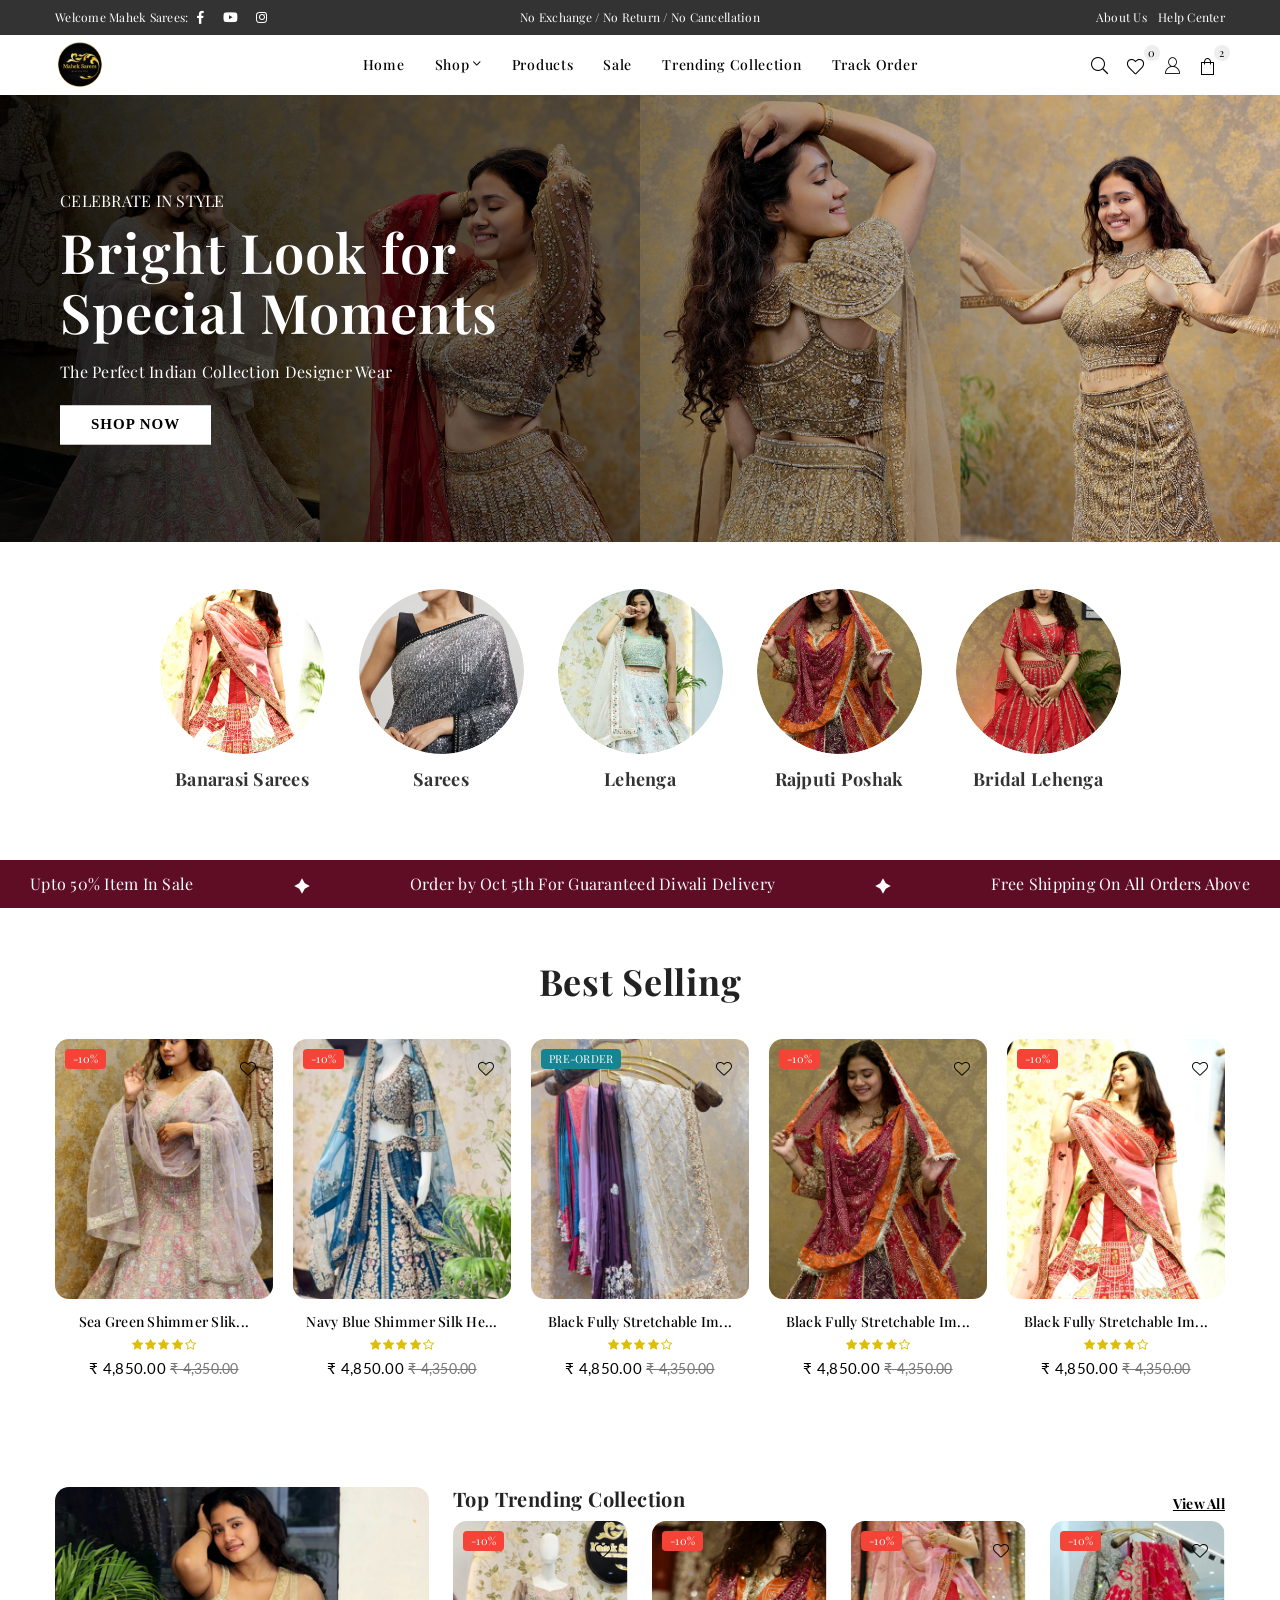
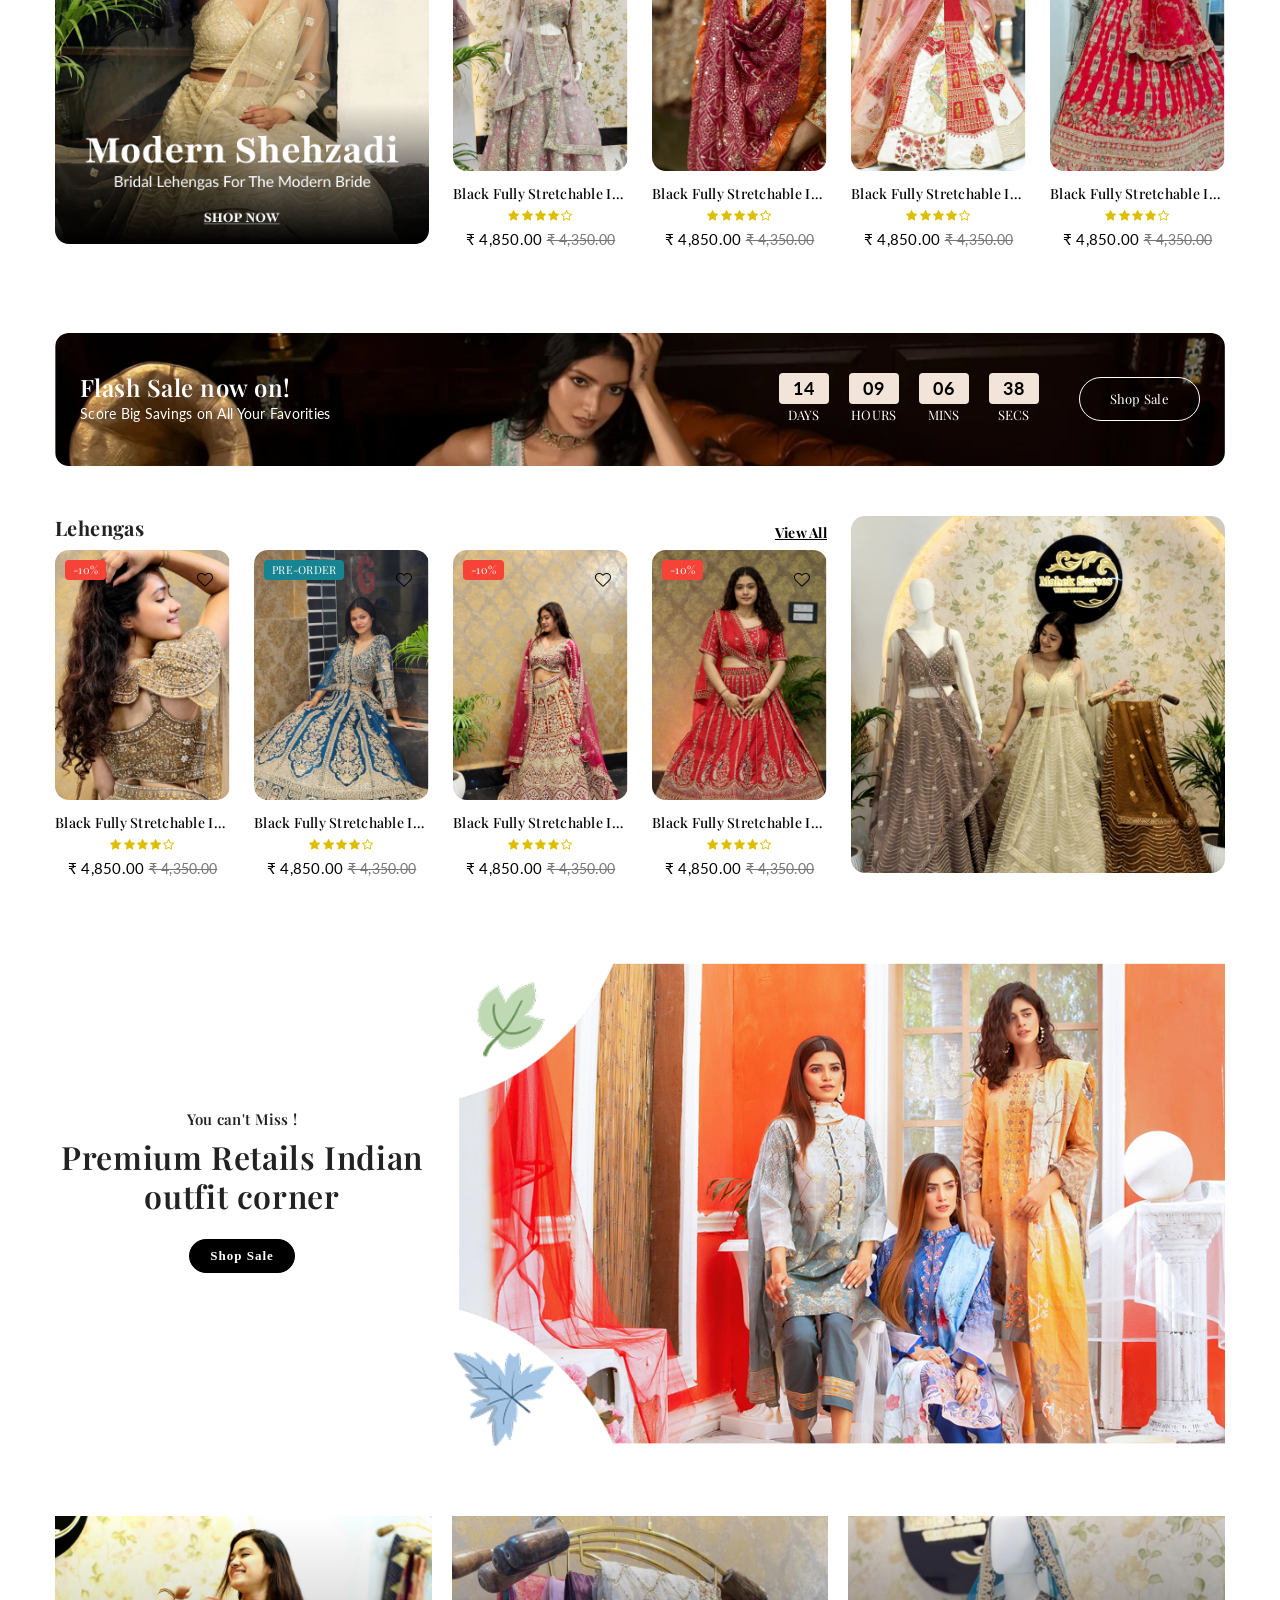
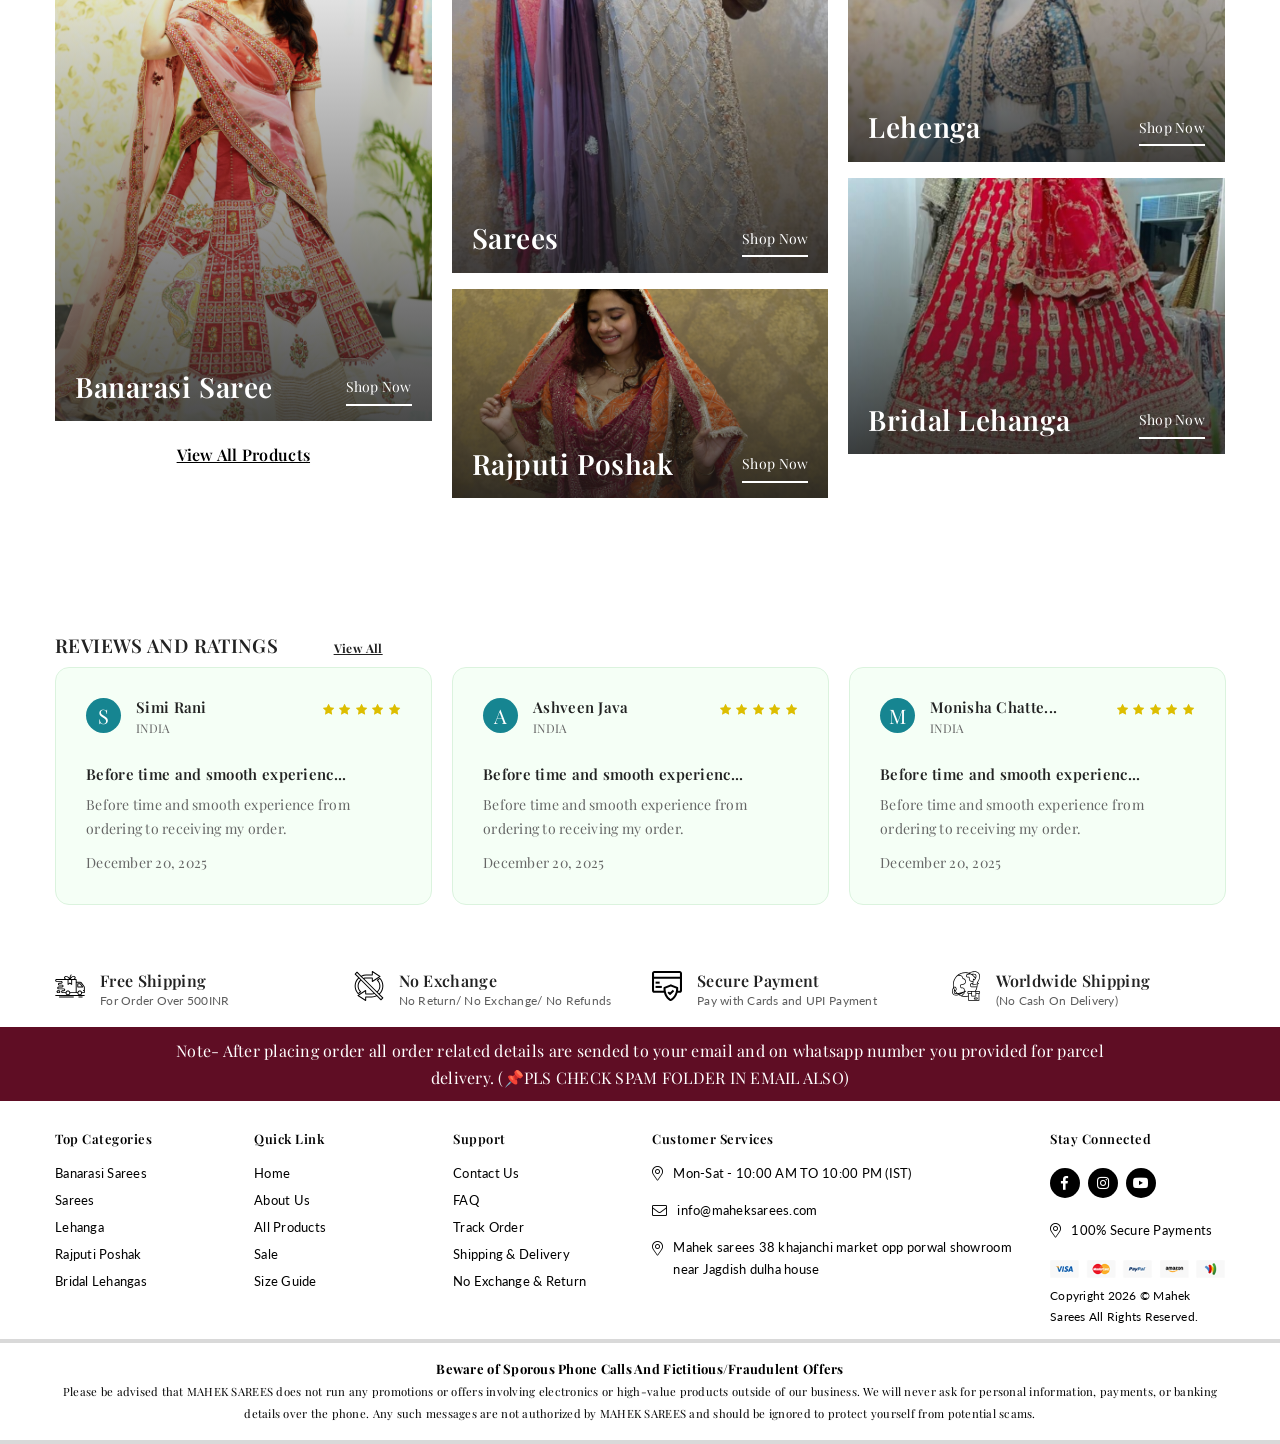
<file: index.html>
<!doctype html>
<html lang="en">
<head>
        <!--Required Meta Tags-->
        <meta charset="utf-8">
        <meta http-equiv="x-ua-compatible" content="ie=edge">
        <meta name="viewport" content="width=device-width, initial-scale=1">
        <meta name="description" content="description">
        <!-- Title Of Site -->
        <title>Mahek Sarees</title>
        <!-- Favicon -->
  
        <!-- Plugins CSS -->
        <link rel="stylesheet" href="assets/css/plugins.css" />
        <!-- Main Style CSS -->
        <link rel="stylesheet" href="assets/css/style.css" />
        <link rel="stylesheet" href="assets/css/responsive.css" />
    </head>

    <body class="template-index index-demo3">
       
        <!--Page Wrapper-->
        <div class="page-wrapper">
            <!--Header-->
            <div id="header" class="header-3">
                <!--Topbar-->
                <div class="top-bar">
                    <div class="container-fluid">
                        <div class="inner d-flex align-items-center">
                            <div class="col-4 col-sm-4 col-md-4 col-lg-4 d-none d-lg-flex d-md-flex">
                                <span class="d-inline me-1">Welcome Mahek Sarees:</span>
                                <ul class="social-icons list-inline align-items-center">
                                    <li class="list-inline-item"><a href="#"><i class="an an-facebook" aria-hidden="true"></i><span class="tooltip-label">Facebook</span></a></li>
                                    <li class="list-inline-item"><a href="#"><i class="an an-youtube" aria-hidden="true"></i><span class="tooltip-label">youtube</span></a></li>
                                    <li class="list-inline-item"><a href="#"><i class="an an-instagram" aria-hidden="true"></i><span class="tooltip-label">Instagram</span></a></li>
                                </ul>
                            </div>
                            <div class="col-12 col-sm-12 col-md-4 col-lg-4 text-center">
                                No Exchange / No Return / No Cancellation
                            </div>
                            <div class="col-4 col-sm-4 col-md-4 col-lg-4 d-none d-lg-block d-md-block text-right">
								<p class="phone-no m-0 px-2 d-inline-block"><a href="" class="d-flex align-items-center"><span class="pno">About Us</span></a></p>
								<p class="m-0 d-inline email-id d-none d-xl-inline-block"><a href="" class="d-flex align-items-center"><span class="eno">Help Center</span></a></p>
                            </div>
                        </div>
                    </div>
                </div>
                <!--End Topbar-->

                <!--Header Content-->
                <div class="header-main mih-55 classicHeader d-flex align-items-center">
                    <div class="container-fluid">        
                        <div class="row">
                            <!--Logo / Menu Toggle-->
                            <div class="col-6 col-sm-6 col-md-6 col-lg-2 align-self-center justify-content-start d-flex">
                                <!--Mobile Toggle-->
                                <button type="button" class="btn--link site-header__menu js-mobile-nav-toggle mobile-nav--open me-3 d-lg-none"><i class="icon an an-times-l"></i><i class="icon an an-bars-l"></i></button>
                                <!--End Mobile Toggle-->
                                <!--Logo-->
                                <div class="logo">
                                    <a href="index.html">
                                        <img src="assets/images/mahek_sarees_logo.svg" class="logo-img default-logo mh-100" alt="" title="" width="50" />
                                        
                                    </a>
                                </div>
                                <!--End Logo-->
                            </div>
                            <!--End Logo / Menu Toggle-->
                            <!--Main Navigation Desktop-->
                            <div class="col-1 col-sm-1 col-md-1 col-lg-7 col-xl-8 align-self-center d-menu-col">                              
                                <!--Desktop Menu-->
                                <nav class="grid__item" id="AccessibleNav">
                                    <ul id="siteNav" class="site-nav medium right hidearrow">
                                        <li class="lvl1 parent"><a href="#">Home </a></li>
                                        <li class="lvl1 parent dropdown">
										   <a href="product_list.html">Shop <i class="an an-angle-down-l"></i></a>
                                            <ul class="dropdown">
                                                <li><a href="#" class="site-nav">Sarees</a></li>
                                                <li><a href="#" class="site-nav">Banarasi Sarees</a></li>
                                                <li><a href="#" class="site-nav">Lehanga</a></li>
                                                <li><a href="#" class="site-nav">Rajputi Poshak</a></li>
                                                <li><a href="#" class="site-nav">Bridal Lehanga</a></li>
                                            </ul>
                                        </li>
										<li class="lvl1 parent"><a href="#;">Products </a></li>
										<li class="lvl1 parent"><a href="#;">Sale </a></li>
										<li class="lvl1 parent"><a href="#;">Trending Collection</a></li>
										<li class="lvl1 parent"><a href="#;">Track Order</a></li>
                                    </ul>
                                </nav>                                                     
                                <!--End Desktop Menu-->                                   
                            </div>
                            <!--End Main Navigation Desktop-->
                            <!--Right Action-->
                            <div class="col-6 col-sm-6 col-md-6 col-lg-3 col-xl-2 align-self-center icons-col text-right d-flex justify-content-end">
                                <!--Search-->
                                <div class="site-search iconset"><i class="icon an an-search-l"></i><span class="tooltip-label">Search</span></div>
                                <!--End Search-->
                                <!--Wishlist-->
                                <div class="wishlist-link iconset">
                                    <a href=""><i class="icon an an-heart-l"></i><span class="wishlist-count counter d-flex-center justify-content-center position-absolute translate-middle rounded-circle">0</span><span class="tooltip-label">Wishlist</span></a>
                                </div>
                                <!--End Wishlist-->
                                <!--Setting Dropdown-->
                                <div class="user-link iconset"><i class="icon an an-user"></i><span class="tooltip-label">Account</span></div>
                                <div id="userLinks">
                                    <ul class="user-links">
                                        <li><a href="">Login</a></li>
                                        <li><a href="">Sign Up</a></li>
                                    </ul>
                                </div>
                                <!--End Setting Dropdown-->
                                <!--Minicart Drawer-->
                                <div class="header-cart iconset">
                                    <a href="#" class="site-header__cart btn-minicart" data-bs-toggle="modal" data-bs-target="#minicart-drawer">
                                        <i class="icon an an-sq-bag"></i><span class="site-cart-count counter d-flex-center justify-content-center position-absolute translate-middle rounded-circle">2</span><span class="tooltip-label">Cart</span>
                                    </a>
                                </div>
                                <!--End Minicart Drawer-->
                               
                            </div>
                            <!--End Right Action-->
                        </div>
                    </div>
                    <!--Search Popup-->
                    <div id="search-popup" class="search-drawer">
                        <div class="container-fluid px-0">
                            <span class="closeSearch an an-times-l"></span>
                            <form class="form minisearch" id="header-search" action="#" method="get">
                                <label class="label"><span>Search</span></label>
                                <div class="control">
                                    <div class="searchField">
                                        <div class="input-box">
                                            <button type="submit" title="Search" class="action search" disabled=""><i class="icon an an-search-l"></i></button>
                                            <input type="text" name="q" value="" placeholder="Search by keyword or #" class="input-text">
                                        </div>
                                    </div>
                                </div>
                            </form>
                        </div>
                    </div>
                    <!--End Search Popup-->
                </div>
                <!--End Header Content-->
            </div>
            <!--End Header-->
            <!--Mobile Menu-->
            <div class="mobile-nav-wrapper" role="navigation">
                <div class="closemobileMenu"><i class="icon an an-times-l pull-right"></i> Close Menu</div>
                <ul id="MobileNav" class="mobile-nav">
                    <li class="lvl1 parent"><a href="#">Home</a></li>
                    <li class="lvl1 parent megamenu"><a href="product_list.html">Shop <i class="an an-plus-l"></i></a>
                        <ul>
                            <li><a href="#" class="site-nav">Sarees</a></li>
                            <li><a href="#" class="site-nav">Banarasi Sarees</a></li>
                            <li><a href="#" class="site-nav">Lehanga</a></li>
                            <li><a href="#" class="site-nav">Rajputi Poshak</a></li>
                            <li><a href="#" class="site-nav">Bridal Lehanga</a></li>
                        </ul>
                    </li>
                    <li class="lvl1 parent"><a href="#;">Products </a></li>
					<li class="lvl1 parent"><a href="#;">Sale </a></li>
					<li class="lvl1 parent"><a href="#;">Trending Collection</a></li>
					<li class="lvl1 parent"><a href="#;">Track Order</a></li>
                 
                    <li class="acLink"></li>
                    <li class="lvl1 bottom-link"><a href="">Login</a></li>
                    <li class="lvl1 bottom-link"><a href="">Signup</a></li>
                    <li class="lvl1 bottom-link"><a href="">Wishlist</a></li>
                    <li class="help bottom-link"><b>NEED HELP?</b><br>Call: +91 525 523 5687</li>
                </ul>
            </div>
            <!--End Mobile Menu-->

            <!--Body Container-->
            <div id="page-content">
                <!--Home slider-->
                <section class="slideshow slideshow-wrapper">
                    <div class="home-slideshow">
                        <div class="slide">
                                <img class="blur-up lazyload desktop-hide" data-src="assets/images/top-slider.png" src="assets/images/top-slider.png" alt="" title="" />
                                <img class="blur-up lazyload mobile-hide" data-src="assets/images/top-slider.png" src="assets/images/top-slider.png" alt="" title="" />
                                <div class="container">
                                    <div class="slideshow-content slideshow-overlay middle-left d-flex justify-content-center align-items-center">
                                        <div class="slideshow-content-in text-left">
                                            <div class="wrap-caption animation style2 whiteText">
                                                <p class="ss-small-title fs-6 text-uppercase mb-1 mb-md-2 d-lg-block d-md-block d-none">CELEBRATE IN STYLE</p>
                                                <h1 class="h1 mega-title ss-mega-title fs-1 fw-600">Bright Look for <br> Special Moments</h1>
                                                <span class="mega-subtitle fs-6 ss-sub-title mt-3 d-lg-block d-md-block d-none">The Perfect Indian Collection Designer Wear</span>
                                                <div class="ss-btnWrap mt-3 mt-md-0">
                                                    <a class="btn btn-lg btn-primary" href="">SHOP NOW</a>
                                                </div>
                                            </div>
                                        </div>
                                    </div>
                                </div>
                        </div>
                        
                    </div>
                </section>
                <!--End Home slider-->
				
				
				<section class="section pt-20 store-features style1">
				    <div class="container">
				      <div class="row align-items-center justify-content-center">
					    <div class="col-md-10">
							  <div class="row store-info">
								 <div class="col mb-3 my-sm-3 text-center">
									<div class="categorieBox">
									   <a href=""><img src="assets/images/categories1.png" alt=""/> <span>Banarasi Sarees </span></a>
									</div>   
								 </div>
								 <div class="col mb-3 my-sm-3 text-center">
									<div class="categorieBox">
									   <a href=""><img src="assets/images/categories2.png" alt=""/> <span>Sarees </span></a>
									</div>   
								 </div>
								 <div class="col mb-3 my-sm-3 text-center">
									<div class="categorieBox">
									   <a href=""><img src="assets/images/categories3.png" alt=""/> <span>Lehenga </span></a>
									</div>   
								 </div>
								 <div class="col mb-3 my-sm-3 text-center">
									<div class="categorieBox">
									   <a href=""><img src="assets/images/categories4.png" alt=""/> <span>Rajputi Poshak </span></a>
									</div>   
								 </div>
								 <div class="col mb-3 my-sm-3 text-center">
									<div class="categorieBox">
									   <a href=""><img src="assets/images/categories5.png" alt=""/> <span>Bridal Lehenga </span></a>
									</div>   
								 </div>
							  </div>
							</div>  
					     </div>
				     </div>
				</section>
				
				
				 <!--Topbar-->
                <div class="marquee-text">
                  <div class="top-info-bar">
                    <div class="fl-1 info-text">
                        <a href="#;">Upto  50% Item In Sale</a>
                    </div>
                    <div class="fl-1 info-text">
                        <a href="#;"><img src="assets/images/marquee-star.svg" alt=""/></a>
                    </div>
                    <div class="fl-1 info-text">
                        <a href="#;">Order by Oct 5th For Guaranteed Diwali Delivery</a>
                    </div>
                    <div class="fl-1 info-text">
                         <a href="#;"><img src="assets/images/marquee-star.svg" alt=""/></a>
                    </div>
                    <div class="fl-1 info-text">
                        <a href="#;">Free Shipping On All Orders Above</a>
                    </div>
                   
                </div>
              </div>
            <!--End Topbar-->
			
			
			
			<!--------- best selling --------->
			

                <section class="section product-slider">
                    <div class="container">
                        <div class="section-header">
                            <h2>Best Selling</h2>
                        </div>

                        <div class="productSlider grid-products pHeight_Home">
                            <div class="item">
                                <!--Start Product Image-->
                                <div class="product-image">
                                    <!--Start Product Image-->
                                    <a href="product_list.html" class="product-img">
                                        <!--Image-->
                                        <img class="primary lazyload" data-src="assets/images/ps1.png" src="assets/images/ps1.png" alt="image" title="">
                                        <!--End image-->
                                        <!--Hover image-->
                                        <img class="hover lazyload" data-src="assets/images/ps1.png" src="assets/images/ps1.png" alt="image" title="">
                                        <!--End hover image-->
                                    </a>
                                    <!--end product image-->
                                    <!-- product label -->
                                    <div class="product-labels"><span class="lbl on-sale rounded-2">-10%</span></div>
                                    <!-- End product label -->
                                    <!--Product Button-->
                                    <div class="button-set-top position-absolute style1">
                                        <!--Wishlist Button-->
                                        <a class="btn-icon wishlist add-to-wishlist rounded-2" href="">
                                            <i class="icon an an-heart-l"></i>
                                            <span class="tooltip-label">Add To Wishlist</span>
                                        </a>
                                        <!--End Wishlist Button-->
                                    </div>
                                    <div class="button-set-bottom position-absolute style1">
                                        <!--Cart Button-->
                                        <a class="btn-icon btn btn-addto-cart pro-addtocart-popup rounded-2" href="#pro-addtocart-popup">
                                             <span>Add To Cart</span>
                                        </a>
                                        <!--End Cart Button-->
                                    </div>
                                    <!--End Product Button-->
                                </div>
                                <!--End Product Image-->
                                <!--Start Product Details-->
                                <div class="product-details text-center">
                                    <!--Product Name-->
                                    <div class="product-name text-uppercase">
                                        <a href="">Sea Green Shimmer Slik...</a>
                                    </div>
                                    <!--End Product Name-->
                                    
                                    <!--Product Review-->
                                    <div class="product-review d-flex-center justify-content-center"><i class="an an-star"></i><i class="an an-star"></i><i class="an an-star"></i><i class="an an-star"></i><i class="an an-star-o"></i></div>
                                    <!--End Product Review-->
									
                                   <!--Product Price-->
                                    <div class="product-price">
                                        <span class="price">₹ 4,850.00</span>
										<span class="old-price">₹ 4,350.00</span>
                                    </div>
                                    <!--End Product Price-->
                                </div>
                                <!--End Product Details-->
                            </div>
							
							<div class="item">
                                <!--Start Product Image-->
                                <div class="product-image">
                                    <!--Start Product Image-->
                                    <a href="" class="product-img">
                                        <!--Image-->
                                        <img class="primary lazyload" data-src="assets/images/ps2.png" src="assets/images/ps2.png" alt="image" title="">
                                        <!--End image-->
                                        <!--Hover image-->
                                        <img class="hover lazyload" data-src="assets/images/ps2.png" src="assets/images/ps2.png" alt="image" title="">
                                        <!--End hover image-->
                                    </a>
                                    <!--end product image-->
                                    <!-- product label -->
                                    <div class="product-labels"><span class="lbl on-sale rounded-2">-10%</span></div>
                                    <!-- End product label -->
                                    <!--Product Button-->
                                    <div class="button-set-top position-absolute style1">
                                        <!--Wishlist Button-->
                                        <a class="btn-icon wishlist add-to-wishlist rounded-2" href="">
                                            <i class="icon an an-heart-l"></i>
                                            <span class="tooltip-label">Add To Wishlist</span>
                                        </a>
                                        <!--End Wishlist Button-->
                                    </div>
                                    <div class="button-set-bottom position-absolute style1">
                                        <!--Cart Button-->
                                        <a class="btn-icon btn btn-addto-cart pro-addtocart-popup rounded-2" href="#pro-addtocart-popup">
                                            <span>Add To Cart</span>
                                        </a>
                                        <!--End Cart Button-->
                                    </div>
                                    <!--End Product Button-->
                                </div>
                                <!--End Product Image-->
                                <!--Start Product Details-->
                                <div class="product-details text-center">
                                    <!--Product Name-->
                                    <div class="product-name text-uppercase">
                                        <a href="">Navy Blue Shimmer Silk He...</a>
                                    </div>
                                    <!--End Product Name-->
                                    
                                    <!--Product Review-->
                                    <div class="product-review d-flex-center justify-content-center"><i class="an an-star"></i><i class="an an-star"></i><i class="an an-star"></i><i class="an an-star"></i><i class="an an-star-o"></i></div>
                                    <!--End Product Review-->
									
                                   <!--Product Price-->
                                    <div class="product-price">
                                        <span class="price">₹ 4,850.00</span>
										<span class="old-price">₹ 4,350.00</span>
                                    </div>
                                    <!--End Product Price-->
                                </div>
                                <!--End Product Details-->
                            </div>
							
							<div class="item">
                                <!--Start Product Image-->
                                <div class="product-image">
                                    <!--Start Product Image-->
                                    <a href="" class="product-img">
                                        <!--Image-->
                                        <img class="primary lazyload" data-src="assets/images/ps3.png" src="assets/images/ps3.png" alt="image" title="">
                                        <!--End image-->
                                        <!--Hover image-->
                                        <img class="hover lazyload" data-src="assets/images/ps3.png" src="assets/images/ps3.png" alt="image" title="">
                                        <!--End hover image-->
                                    </a>
                                    <!--end product image-->
                                    <!-- product label -->
                                    <div class="product-labels"><span class="lbl on-sale1 rounded-2">Pre-Order</span></div>
                                    <!-- End product label -->
                                    <!--Product Button-->
                                    <div class="button-set-top position-absolute style1">
                                        <!--Wishlist Button-->
                                        <a class="btn-icon wishlist add-to-wishlist rounded-2" href="">
                                            <i class="icon an an-heart-l"></i>
                                            <span class="tooltip-label">Add To Wishlist</span>
                                        </a>
                                        <!--End Wishlist Button-->
                                    </div>
                                    <div class="button-set-bottom position-absolute style1">
                                        <!--Cart Button-->
                                        <a class="btn-icon btn btn-addto-cart pro-addtocart-popup rounded-2" href="#pro-addtocart-popup">
                                            <span>Add To Cart</span>
                                        </a>
                                        <!--End Cart Button-->
                                    </div>
                                    <!--End Product Button-->
                                </div>
                                <!--End Product Image-->
                                <!--Start Product Details-->
                                <div class="product-details text-center">
                                    <!--Product Name-->
                                    <div class="product-name text-uppercase">
                                        <a href="">Black Fully Stretchable Im...</a>
                                    </div>
                                    <!--End Product Name-->
                                    
                                    <!--Product Review-->
                                    <div class="product-review d-flex-center justify-content-center"><i class="an an-star"></i><i class="an an-star"></i><i class="an an-star"></i><i class="an an-star"></i><i class="an an-star-o"></i></div>
                                    <!--End Product Review-->
									
                                   <!--Product Price-->
                                    <div class="product-price">
                                        <span class="price">₹ 4,850.00</span>
										<span class="old-price">₹ 4,350.00</span>
                                    </div>
                                    <!--End Product Price-->
                                </div>
                                <!--End Product Details-->
                            </div>
							
							<div class="item">
                                <!--Start Product Image-->
                                <div class="product-image">
                                    <!--Start Product Image-->
                                    <a href="" class="product-img">
                                        <!--Image-->
                                        <img class="primary lazyload" data-src="assets/images/ps4.png" src="assets/images/ps4.png" alt="image" title="">
                                        <!--End image-->
                                        <!--Hover image-->
                                        <img class="hover lazyload" data-src="assets/images/ps4.png" src="assets/images/ps4.png" alt="image" title="">
                                        <!--End hover image-->
                                    </a>
                                    <!--end product image-->
                                    <!-- product label -->
                                    <div class="product-labels"><span class="lbl on-sale rounded-2">-10%</span></div>
                                    <!-- End product label -->
                                    <!--Product Button-->
                                    <div class="button-set-top position-absolute style1">
                                        <!--Wishlist Button-->
                                        <a class="btn-icon wishlist add-to-wishlist rounded-2" href="">
                                            <i class="icon an an-heart-l"></i>
                                            <span class="tooltip-label">Add To Wishlist</span>
                                        </a>
                                        <!--End Wishlist Button-->
                                    </div>
                                    <div class="button-set-bottom position-absolute style1">
                                        <!--Cart Button-->
                                        <a class="btn-icon btn btn-addto-cart pro-addtocart-popup rounded-2" href="#pro-addtocart-popup">
                                            <span>Add To Cart</span>
                                        </a>
                                        <!--End Cart Button-->
                                    </div>
                                    <!--End Product Button-->
                                </div>
                                <!--End Product Image-->
                                <!--Start Product Details-->
                                <div class="product-details text-center">
                                    <!--Product Name-->
                                    <div class="product-name text-uppercase">
                                        <a href="">Black Fully Stretchable Im...</a>
                                    </div>
                                    <!--End Product Name-->
                                    
                                    <!--Product Review-->
                                    <div class="product-review d-flex-center justify-content-center"><i class="an an-star"></i><i class="an an-star"></i><i class="an an-star"></i><i class="an an-star"></i><i class="an an-star-o"></i></div>
                                    <!--End Product Review-->
									
                                   <!--Product Price-->
                                    <div class="product-price">
                                        <span class="price">₹ 4,850.00</span>
										<span class="old-price">₹ 4,350.00</span>
                                    </div>
                                    <!--End Product Price-->
                                </div>
                                <!--End Product Details-->
                            </div>
							
							<div class="item">
                                <!--Start Product Image-->
                                <div class="product-image">
                                    <!--Start Product Image-->
                                    <a href="" class="product-img">
                                        <!--Image-->
                                        <img class="primary lazyload" data-src="assets/images/ps5.png" src="assets/images/ps5.png" alt="image" title="">
                                        <!--End image-->
                                        <!--Hover image-->
                                        <img class="hover lazyload" data-src="assets/images/ps5.png" src="assets/images/ps5.png" alt="image" title="">
                                        <!--End hover image-->
                                    </a>
                                    <!--end product image-->
                                    <!-- product label -->
                                    <div class="product-labels"><span class="lbl on-sale rounded-2">-10%</span></div>
                                    <!-- End product label -->
                                    <!--Product Button-->
                                    <div class="button-set-top position-absolute style1">
                                        <!--Wishlist Button-->
                                        <a class="btn-icon wishlist add-to-wishlist rounded-2" href="">
                                            <i class="icon an an-heart-l"></i>
                                            <span class="tooltip-label">Add To Wishlist</span>
                                        </a>
                                        <!--End Wishlist Button-->
                                    </div>
                                    <div class="button-set-bottom position-absolute style1">
                                        <!--Cart Button-->
                                        <a class="btn-icon btn btn-addto-cart pro-addtocart-popup rounded-2" href="#pro-addtocart-popup">
                                            <span>Add To Cart</span>
                                        </a>
                                        <!--End Cart Button-->
                                    </div>
                                    <!--End Product Button-->
                                </div>
                                <!--End Product Image-->
                                <!--Start Product Details-->
                                <div class="product-details text-center">
                                    <!--Product Name-->
                                    <div class="product-name text-uppercase">
                                        <a href="">Black Fully Stretchable Im...</a>
                                    </div>
                                    <!--End Product Name-->
                                    
                                    <!--Product Review-->
                                    <div class="product-review d-flex-center justify-content-center"><i class="an an-star"></i><i class="an an-star"></i><i class="an an-star"></i><i class="an an-star"></i><i class="an an-star-o"></i></div>
                                    <!--End Product Review-->
									
                                   <!--Product Price-->
                                    <div class="product-price">
                                        <span class="price">₹ 4,850.00</span>
										<span class="old-price">₹ 4,350.00</span>
                                    </div>
                                    <!--End Product Price-->
                                </div>
                                <!--End Product Details-->
                            </div>
							
							<div class="item">
                                <!--Start Product Image-->
                                <div class="product-image">
                                    <!--Start Product Image-->
                                    <a href="" class="product-img">
                                        <!--Image-->
                                        <img class="primary lazyload" data-src="assets/images/ps6.png" src="assets/images/ps6.png" alt="image" title="">
                                        <!--End image-->
                                        <!--Hover image-->
                                        <img class="hover lazyload" data-src="assets/images/ps6.png" src="assets/images/ps6.png" alt="image" title="">
                                        <!--End hover image-->
                                    </a>
                                    <!--end product image-->
                                    <!-- product label -->
                                    <div class="product-labels"><span class="lbl on-sale rounded-2">-10%</span></div>
                                    <!-- End product label -->
                                    <!--Product Button-->
                                    <div class="button-set-top position-absolute style1">
                                        <!--Wishlist Button-->
                                        <a class="btn-icon wishlist add-to-wishlist rounded-2" href="">
                                            <i class="icon an an-heart-l"></i>
                                            <span class="tooltip-label">Add To Wishlist</span>
                                        </a>
                                        <!--End Wishlist Button-->
                                    </div>
                                    <div class="button-set-bottom position-absolute style1">
                                        <!--Cart Button-->
                                        <a class="btn-icon btn btn-addto-cart pro-addtocart-popup rounded-2" href="#pro-addtocart-popup">
                                            <span>Add To Cart</span>
                                        </a>
                                        <!--End Cart Button-->
                                    </div>
                                    <!--End Product Button-->
                                </div>
                                <!--End Product Image-->
                                <!--Start Product Details-->
                                <div class="product-details text-center">
                                    <!--Product Name-->
                                    <div class="product-name text-uppercase">
                                        <a href="">Black Fully Stretchable Im...</a>
                                    </div>
                                    <!--End Product Name-->
                                    
                                    <!--Product Review-->
                                    <div class="product-review d-flex-center justify-content-center"><i class="an an-star"></i><i class="an an-star"></i><i class="an an-star"></i><i class="an an-star"></i><i class="an an-star-o"></i></div>
                                    <!--End Product Review-->
									
                                   <!--Product Price-->
                                    <div class="product-price">
                                        <span class="price">₹ 4,850.00</span>
										<span class="old-price">₹ 4,350.00</span>
                                    </div>
                                    <!--End Product Price-->
                                </div>
                                <!--End Product Details-->
                            </div>
                           
                           
						   
						   
                        </div>
                    </div>
                </section>
 
			
			
			<!--------- end best selling --------->
			
			
			<!------------- Treaning Product ------------>
			
			     <section class="section product-slider pHeight_Home_top">
                    <div class="container">
					   <div class="row">
					      <div class="col-md-4 displayNone">
						     <div class="leftBoxImg">
							    <a href=""><img src="assets/images/leftbigimg.png" alt=""/></a>
							 </div>
						  </div>
						  
						  <div class="col-12 col-md-12 col-lg-12 col-xl-8">
						     <div class="row">
							   <div class="col-md-12">
							        <div class="trenignHeader">
										<h2>Top Trending Collection</h2>
										<a href="">View All</a>
									</div>
							   </div>
							   
							   
							    <div class="col-6 col-md-3 col-lg-3">
								    <div class="grid-products grid--view-items">
									
									  <div class="item">
										<!--Start Product Image-->
										<div class="product-image">
											<!--Start Product Image-->
											<a href="" class="product-img">
												<!--Image-->
												<img class="primary lazyload" data-src="assets/images/ps6.png" src="assets/images/ps6.png" alt="image" title="">
												<!--End image-->
												<!--Hover image-->
												<img class="hover lazyload" data-src="assets/images/ps6.png" src="assets/images/ps6.png" alt="image" title="">
												<!--End hover image-->
											</a>
											<!--end product image-->
											<!-- product label -->
											<div class="product-labels"><span class="lbl on-sale rounded-2">-10%</span></div>
											<!-- End product label -->
											<!--Product Button-->
											<div class="button-set-top position-absolute style1">
												<!--Wishlist Button-->
												<a class="btn-icon wishlist add-to-wishlist rounded-2" href="">
													<i class="icon an an-heart-l"></i>
													<span class="tooltip-label">Add To Wishlist</span>
												</a>
												<!--End Wishlist Button-->
											</div>
											<div class="button-set-bottom position-absolute style1">
												<!--Cart Button-->
												<a class="btn-icon btn btn-addto-cart pro-addtocart-popup rounded-2" href="#pro-addtocart-popup">
													<span>Add To Cart</span>
												</a>
												<!--End Cart Button-->
											</div>
											<!--End Product Button-->
										</div>
										<!--End Product Image-->
										<!--Start Product Details-->
										<div class="product-details text-center">
											<!--Product Name-->
											<div class="product-name text-uppercase">
												<a href="">Black Fully Stretchable Im...</a>
											</div>
											<!--End Product Name-->
											
											<!--Product Review-->
											<div class="product-review d-flex-center justify-content-center"><i class="an an-star"></i><i class="an an-star"></i><i class="an an-star"></i><i class="an an-star"></i><i class="an an-star-o"></i></div>
											<!--End Product Review-->
											
										   <!--Product Price-->
											<div class="product-price">
												<span class="price">₹ 4,850.00</span>
												<span class="old-price">₹ 4,350.00</span>
											</div>
											<!--End Product Price-->
										</div>
										<!--End Product Details-->
									</div>
								  </div>
								</div>
								
								<div class="col-6 col-md-3 col-lg-3">
								    <div class="grid-products grid--view-items">
									  <div class="item">
										<!--Start Product Image-->
										<div class="product-image">
											<!--Start Product Image-->
											<a href="" class="product-img">
												<!--Image-->
												<img class="primary lazyload" data-src="assets/images/ps8.png" src="assets/images/ps8.png" alt="image" title="">
												<!--End image-->
												<!--Hover image-->
												<img class="hover lazyload" data-src="assets/images/ps8.png" src="assets/images/ps8.png" alt="image" title="">
												<!--End hover image-->
											</a>
											<!--end product image-->
											<!-- product label -->
											<div class="product-labels"><span class="lbl on-sale rounded-2">-10%</span></div>
											<!-- End product label -->
											<!--Product Button-->
											<div class="button-set-top position-absolute style1">
												<!--Wishlist Button-->
												<a class="btn-icon wishlist add-to-wishlist rounded-2" href="">
													<i class="icon an an-heart-l"></i>
													<span class="tooltip-label">Add To Wishlist</span>
												</a>
												<!--End Wishlist Button-->
											</div>
											<div class="button-set-bottom position-absolute style1">
												<!--Cart Button-->
												<a class="btn-icon btn btn-addto-cart pro-addtocart-popup rounded-2" href="#pro-addtocart-popup">
													<span>Add To Cart</span>
												</a>
												<!--End Cart Button-->
											</div>
											<!--End Product Button-->
										</div>
										<!--End Product Image-->
										<!--Start Product Details-->
										<div class="product-details text-center">
											<!--Product Name-->
											<div class="product-name text-uppercase">
												<a href="">Black Fully Stretchable Im...</a>
											</div>
											<!--End Product Name-->
											
											<!--Product Review-->
											<div class="product-review d-flex-center justify-content-center"><i class="an an-star"></i><i class="an an-star"></i><i class="an an-star"></i><i class="an an-star"></i><i class="an an-star-o"></i></div>
											<!--End Product Review-->
											
										   <!--Product Price-->
											<div class="product-price">
												<span class="price">₹ 4,850.00</span>
												<span class="old-price">₹ 4,350.00</span>
											</div>
											<!--End Product Price-->
										</div>
										<!--End Product Details-->
									</div>
								  </div>
								</div>
								
								<div class="col-6 col-md-3 col-lg-3">
								    <div class="grid-products grid--view-items">
									  <div class="item">
										<!--Start Product Image-->
										<div class="product-image">
											<!--Start Product Image-->
											<a href="" class="product-img">
												<!--Image-->
												<img class="primary lazyload" data-src="assets/images/ps7.png" src="assets/images/ps7.png" alt="image" title="">
												<!--End image-->
												<!--Hover image-->
												<img class="hover lazyload" data-src="assets/images/ps7.png" src="assets/images/ps7.png" alt="image" title="">
												<!--End hover image-->
											</a>
											<!--end product image-->
											<!-- product label -->
											<div class="product-labels"><span class="lbl on-sale rounded-2">-10%</span></div>
											<!-- End product label -->
											<!--Product Button-->
											<div class="button-set-top position-absolute style1">
												<!--Wishlist Button-->
												<a class="btn-icon wishlist add-to-wishlist rounded-2" href="">
													<i class="icon an an-heart-l"></i>
													<span class="tooltip-label">Add To Wishlist</span>
												</a>
												<!--End Wishlist Button-->
											</div>
											<div class="button-set-bottom position-absolute style1">
												<!--Cart Button-->
												<a class="btn-icon btn btn-addto-cart pro-addtocart-popup rounded-2" href="#pro-addtocart-popup">
													<span>Add To Cart</span>
												</a>
												<!--End Cart Button-->
											</div>
											<!--End Product Button-->
										</div>
										<!--End Product Image-->
										<!--Start Product Details-->
										<div class="product-details text-center">
											<!--Product Name-->
											<div class="product-name text-uppercase">
												<a href="">Black Fully Stretchable Im...</a>
											</div>
											<!--End Product Name-->
											
											<!--Product Review-->
											<div class="product-review d-flex-center justify-content-center"><i class="an an-star"></i><i class="an an-star"></i><i class="an an-star"></i><i class="an an-star"></i><i class="an an-star-o"></i></div>
											<!--End Product Review-->
											
										   <!--Product Price-->
											<div class="product-price">
												<span class="price">₹ 4,850.00</span>
												<span class="old-price">₹ 4,350.00</span>
											</div>
											<!--End Product Price-->
										</div>
										<!--End Product Details-->
									</div>
								  </div>
								</div>
								
								<div class="col-6 col-md-3 col-lg-3">
								    <div class="grid-products grid--view-items">
									  <div class="item">
										<!--Start Product Image-->
										<div class="product-image">
											<!--Start Product Image-->
											<a href="" class="product-img">
												<!--Image-->
												<img class="primary lazyload" data-src="assets/images/ps9.png" src="assets/images/ps9.png" alt="image" title="">
												<!--End image-->
												<!--Hover image-->
												<img class="hover lazyload" data-src="assets/images/ps9.png" src="assets/images/ps9.png" alt="image" title="">
												<!--End hover image-->
											</a>
											<!--end product image-->
											<!-- product label -->
											<div class="product-labels"><span class="lbl on-sale rounded-2">-10%</span></div>
											<!-- End product label -->
											<!--Product Button-->
											<div class="button-set-top position-absolute style1">
												<!--Wishlist Button-->
												<a class="btn-icon wishlist add-to-wishlist rounded-2" href="">
													<i class="icon an an-heart-l"></i>
													<span class="tooltip-label">Add To Wishlist</span>
												</a>
												<!--End Wishlist Button-->
											</div>
											<div class="button-set-bottom position-absolute style1">
												<!--Cart Button-->
												<a class="btn-icon btn btn-addto-cart pro-addtocart-popup rounded-2" href="#pro-addtocart-popup">
													<span>Add To Cart</span>
												</a>
												<!--End Cart Button-->
											</div>
											<!--End Product Button-->
										</div>
										<!--End Product Image-->
										<!--Start Product Details-->
										<div class="product-details text-center">
											<!--Product Name-->
											<div class="product-name text-uppercase">
												<a href="">Black Fully Stretchable Im...</a>
											</div>
											<!--End Product Name-->
											
											<!--Product Review-->
											<div class="product-review d-flex-center justify-content-center"><i class="an an-star"></i><i class="an an-star"></i><i class="an an-star"></i><i class="an an-star"></i><i class="an an-star-o"></i></div>
											<!--End Product Review-->
											
										   <!--Product Price-->
											<div class="product-price">
												<span class="price">₹ 4,850.00</span>
												<span class="old-price">₹ 4,350.00</span>
											</div>
											<!--End Product Price-->
										</div>
										<!--End Product Details-->
									</div>
								  </div>
								</div>
								
								 
							 </div>
						  </div>
						  
					   </div>
					
					
                       
			
				    </div>
              </section>
			
			<!------------- End Treaning Product ------------>
			
			
			
			<!--------- Flash Sale Banner --------->
			   
			   <section class="">
			      <div class="container">
			          <div class="row">
					      <div class="col-md-12">
						     <div class="flasgsale_bg">
							    <div class="leftTitle">
								   <h5>Flash Sale now on!</h5>
								   <p>Score Big Savings on All Your Favorities</p>
								</div>
								<div class="rightSale">
								   <div class="countTimer">
								      <ul>
									     <li><span>14</span> DAYS</li>
										 <li><span>09</span> HOURS</li>
										 <li><span>06</span> MINS</li>
										 <li><span>38</span> SECS</li>
										 
									  </ul>
								   </div>
								   <a href="" class="btnShopSale">Shop Sale</a>
								</div>
							 </div>
						  </div>
					  </div>
				  </div>
			   </section>
			   
			
			<!--------- end flash sale ------------>
			
			
			
			<!------------- Treaning Product ------------>
			
			     <section class="section product-slider pHeight_Home_top">
                    <div class="container">
					   <div class="row">
					     
						  <div class="col-12 col-md-12 col-lg-12 col-xl-8">
						     <div class="row">
							   <div class="col-md-12">
							        <div class="trenignHeader">
										<h2>Lehengas</h2>
										<a href="">View All</a>
									</div>
							   </div>
							   
							   
							    <div class="col-6 col-md-3 col-lg-3">
								    <div class="grid-products grid--view-items">
									
									  <div class="item">
										<!--Start Product Image-->
										<div class="product-image">
											<!--Start Product Image-->
											<a href="" class="product-img">
												<!--Image-->
												<img class="primary lazyload" data-src="assets/images/ps10.png" src="assets/images/ps10.png" alt="image" title="">
												<!--End image-->
												<!--Hover image-->
												<img class="hover lazyload" data-src="assets/images/ps10.png" src="assets/images/ps10.png" alt="image" title="">
												<!--End hover image-->
											</a>
											<!--end product image-->
											<!-- product label -->
											<div class="product-labels"><span class="lbl on-sale rounded-2">-10%</span></div>
											<!-- End product label -->
											<!--Product Button-->
											<div class="button-set-top position-absolute style1">
												<!--Wishlist Button-->
												<a class="btn-icon wishlist add-to-wishlist rounded-2" href="">
													<i class="icon an an-heart-l"></i>
													<span class="tooltip-label">Add To Wishlist</span>
												</a>
												<!--End Wishlist Button-->
											</div>
											<div class="button-set-bottom position-absolute style1">
												<!--Cart Button-->
												<a class="btn-icon btn btn-addto-cart pro-addtocart-popup rounded-2" href="#pro-addtocart-popup">
													<span>Add To Cart</span>
												</a>
												<!--End Cart Button-->
											</div>
											<!--End Product Button-->
										</div>
										<!--End Product Image-->
										<!--Start Product Details-->
										<div class="product-details text-center">
											<!--Product Name-->
											<div class="product-name text-uppercase">
												<a href="">Black Fully Stretchable Im...</a>
											</div>
											<!--End Product Name-->
											
											<!--Product Review-->
											<div class="product-review d-flex-center justify-content-center"><i class="an an-star"></i><i class="an an-star"></i><i class="an an-star"></i><i class="an an-star"></i><i class="an an-star-o"></i></div>
											<!--End Product Review-->
											
										   <!--Product Price-->
											<div class="product-price">
												<span class="price">₹ 4,850.00</span>
												<span class="old-price">₹ 4,350.00</span>
											</div>
											<!--End Product Price-->
										</div>
										<!--End Product Details-->
									</div>
								  </div>
								</div>
								
								<div class="col-6 col-md-3 col-lg-3">
								    <div class="grid-products grid--view-items">
									  <div class="item">
										<!--Start Product Image-->
										<div class="product-image">
											<!--Start Product Image-->
											<a href="" class="product-img">
												<!--Image-->
												<img class="primary lazyload" data-src="assets/images/ps11.png" src="assets/images/ps11.png" alt="image" title="">
												<!--End image-->
												<!--Hover image-->
												<img class="hover lazyload" data-src="assets/images/ps11.png" src="assets/images/ps11.png" alt="image" title="">
												<!--End hover image-->
											</a>
											<!--end product image-->
											<!-- product label -->
											<div class="product-labels"><span class="lbl on-sale1 rounded-2">Pre-Order</span></div>
											<!-- End product label -->
											<!--Product Button-->
											<div class="button-set-top position-absolute style1">
												<!--Wishlist Button-->
												<a class="btn-icon wishlist add-to-wishlist rounded-2" href="">
													<i class="icon an an-heart-l"></i>
													<span class="tooltip-label">Add To Wishlist</span>
												</a>
												<!--End Wishlist Button-->
											</div>
											<div class="button-set-bottom position-absolute style1">
												<!--Cart Button-->
												<a class="btn-icon btn btn-addto-cart pro-addtocart-popup rounded-2" href="#pro-addtocart-popup">
													<span>Add To Cart</span>
												</a>
												<!--End Cart Button-->
											</div>
											<!--End Product Button-->
										</div>
										<!--End Product Image-->
										<!--Start Product Details-->
										<div class="product-details text-center">
											<!--Product Name-->
											<div class="product-name text-uppercase">
												<a href="">Black Fully Stretchable Im...</a>
											</div>
											<!--End Product Name-->
											
											<!--Product Review-->
											<div class="product-review d-flex-center justify-content-center"><i class="an an-star"></i><i class="an an-star"></i><i class="an an-star"></i><i class="an an-star"></i><i class="an an-star-o"></i></div>
											<!--End Product Review-->
											
										   <!--Product Price-->
											<div class="product-price">
												<span class="price">₹ 4,850.00</span>
												<span class="old-price">₹ 4,350.00</span>
											</div>
											<!--End Product Price-->
										</div>
										<!--End Product Details-->
									</div>
								  </div>
								</div>
								
								<div class="col-6 col-md-3 col-lg-3">
								    <div class="grid-products grid--view-items">
									  <div class="item">
										<!--Start Product Image-->
										<div class="product-image">
											<!--Start Product Image-->
											<a href="" class="product-img">
												<!--Image-->
												<img class="primary lazyload" data-src="assets/images/ps12.png" src="assets/images/ps12.png" alt="image" title="">
												<!--End image-->
												<!--Hover image-->
												<img class="hover lazyload" data-src="assets/images/ps12.png" src="assets/images/ps12.png" alt="image" title="">
												<!--End hover image-->
											</a>
											<!--end product image-->
											<!-- product label -->
											<div class="product-labels"><span class="lbl on-sale rounded-2">-10%</span></div>
											<!-- End product label -->
											<!--Product Button-->
											<div class="button-set-top position-absolute style1">
												<!--Wishlist Button-->
												<a class="btn-icon wishlist add-to-wishlist rounded-2" href="">
													<i class="icon an an-heart-l"></i>
													<span class="tooltip-label">Add To Wishlist</span>
												</a>
												<!--End Wishlist Button-->
											</div>
											<div class="button-set-bottom position-absolute style1">
												<!--Cart Button-->
												<a class="btn-icon btn btn-addto-cart pro-addtocart-popup rounded-2" href="#pro-addtocart-popup">
													<span>Add To Cart</span>
												</a>
												<!--End Cart Button-->
											</div>
											<!--End Product Button-->
										</div>
										<!--End Product Image-->
										<!--Start Product Details-->
										<div class="product-details text-center">
											<!--Product Name-->
											<div class="product-name text-uppercase">
												<a href="">Black Fully Stretchable Im...</a>
											</div>
											<!--End Product Name-->
											
											<!--Product Review-->
											<div class="product-review d-flex-center justify-content-center"><i class="an an-star"></i><i class="an an-star"></i><i class="an an-star"></i><i class="an an-star"></i><i class="an an-star-o"></i></div>
											<!--End Product Review-->
											
										   <!--Product Price-->
											<div class="product-price">
												<span class="price">₹ 4,850.00</span>
												<span class="old-price">₹ 4,350.00</span>
											</div>
											<!--End Product Price-->
										</div>
										<!--End Product Details-->
									</div>
								  </div>
								</div>
								
								<div class="col-6 col-md-3 col-lg-3">
								    <div class="grid-products grid--view-items">
									  <div class="item">
										<!--Start Product Image-->
										<div class="product-image">
											<!--Start Product Image-->
											<a href="" class="product-img">
												<!--Image-->
												<img class="primary lazyload" data-src="assets/images/ps13.png" src="assets/images/ps13.png" alt="image" title="">
												<!--End image-->
												<!--Hover image-->
												<img class="hover lazyload" data-src="assets/images/ps13.png" src="assets/images/ps13.png" alt="image" title="">
												<!--End hover image-->
											</a>
											<!--end product image-->
											<!-- product label -->
											<div class="product-labels"><span class="lbl on-sale rounded-2">-10%</span></div>
											<!-- End product label -->
											<!--Product Button-->
											<div class="button-set-top position-absolute style1">
												<!--Wishlist Button-->
												<a class="btn-icon wishlist add-to-wishlist rounded-2" href="">
													<i class="icon an an-heart-l"></i>
													<span class="tooltip-label">Add To Wishlist</span>
												</a>
												<!--End Wishlist Button-->
											</div>
											<div class="button-set-bottom position-absolute style1">
												<!--Cart Button-->
												<a class="btn-icon btn btn-addto-cart pro-addtocart-popup rounded-2" href="#pro-addtocart-popup">
													<span>Add To Cart</span>
												</a>
												<!--End Cart Button-->
											</div>
											<!--End Product Button-->
										</div>
										<!--End Product Image-->
										<!--Start Product Details-->
										<div class="product-details text-center">
											<!--Product Name-->
											<div class="product-name text-uppercase">
												<a href="">Black Fully Stretchable Im...</a>
											</div>
											<!--End Product Name-->
											
											<!--Product Review-->
											<div class="product-review d-flex-center justify-content-center"><i class="an an-star"></i><i class="an an-star"></i><i class="an an-star"></i><i class="an an-star"></i><i class="an an-star-o"></i></div>
											<!--End Product Review-->
											
										   <!--Product Price-->
											<div class="product-price">
												<span class="price">₹ 4,850.00</span>
												<span class="old-price">₹ 4,350.00</span>
											</div>
											<!--End Product Price-->
										</div>
										<!--End Product Details-->
									</div>
								  </div>
								</div>
								
								 
							 </div>
						  </div>
						  
						   <div class="col-md-4 displayNone">
						     <div class="leftBoxImg">
							    <a href=""><img src="assets/images/rightbgimg.png" alt=""/></a>
							 </div>
						  </div>
						  
						  
					   </div>
					
					
                       
			
				    </div>
                </section>
			
			<!------------- End Treaning Product ------------>
			
			
			
			<!------------- Sale Banner ------------>
			  
			  <section class="section product-slider pt-0">
			    <div class="container">
				   <div class="row align-items-center justify-content-center">
				       <div class="col-12 col-md-12 col-lg-4 col-xl-4 text-center">
					      <h5>You can't Miss !</h5>
						  <h1  class="fs-2 mb-4">Premium Retails Indian outfit corner</h1>
						  <a href="" class="btn btn-primary rounded-pill mb-4">Shop Sale</a>
					   </div>
					   
					   <div class="col-12 col-md-12 col-lg-8 col-xl-8">
					      <img src="assets/images/rightsaleimg.png" class="w-100" alt=""/>
					   </div>
					   
				   </div>
				</div>
			  </section>
			  
			<!------------- End Sale Banner ------------>
			
			
			
			<!------------- Categories Section ------------>
			  
			  <section class="section product-slider collection-banners style1 pt-0">
			    <div class="container">
				   <div class="row justify-content-start">
				   
					   <div class="col-12 col-md-4 col-lg-4 col-xl-4 banner-item">
					       <div class="collection-grid-item">
							   <a href="">
								  <div class="img">
									 <img class="blur-up lazyload" data-src="assets/images/cate1.png" src="assets/images/cate1.png" alt="" title="" />
								  </div>
								  <div class="details bottom-right white-text">
									 <div class="inner">
										<h3 class="title fs-3 mb-2 body-font fw-600">Banarasi Saree</h3>
										<span class="btn--link">Shop Now</span>
									 </div>
								  </div>
							   </a>
							</div>
							<a href="" class="view_all dNoneView_all">View All Products </a>
					   </div>
					   
					    <div class="col-12 col-md-4 col-lg-4 col-xl-4 banner-item">
					       <div class="collection-grid-item mb-3">
							   <a href="">
								  <div class="img">
									 <img class="blur-up lazyload" data-src="assets/images/cate2.png" src="assets/images/cate2.png" alt="" title="" />
								  </div>
								  <div class="details bottom-right white-text">
									 <div class="inner">
										<h3 class="title fs-3 mb-2 body-font fw-600">Sarees</h3>
										<span class="btn--link">Shop Now</span>
									 </div>
								  </div>
							   </a>
							</div>   
							<div class="collection-grid-item mb-3">   
							   <a href="">
								  <div class="img">
									 <img class="blur-up lazyload" data-src="assets/images/cate5.png" src="assets/images/cate5.png" alt="" title="" />
								  </div>
								  <div class="details bottom-right white-text">
									 <div class="inner">
										<h3 class="title fs-3 mb-2 body-font fw-600">Rajputi Poshak</h3>
										<span class="btn--link">Shop Now</span>
									 </div>
								  </div>
							   </a>
							</div>
					   </div>
					   
					   <div class="col-12 col-md-4 col-lg-4 col-xl-4 banner-item">
					       <div class="collection-grid-item mb-3">
							   <a href="">
								  <div class="img">
									 <img class="blur-up lazyload" data-src="assets/images/cate3.png" src="assets/images/cate3.png" alt="" title="" />
								  </div>
								  <div class="details bottom-right white-text">
									 <div class="inner">
										<h3 class="title fs-3 mb-2 body-font fw-600">Lehenga</h3>
										<span class="btn--link">Shop Now</span>
									 </div>
								  </div>
							   </a>
							</div>   
							<div class="collection-grid-item mb-3">   
							   <a href="">
								  <div class="img">
									 <img class="blur-up lazyload" data-src="assets/images/cate4.png" src="assets/images/cate4.png" alt="" title="" />
								  </div>
								  <div class="details bottom-right white-text">
									 <div class="inner">
										<h3 class="title fs-3 mb-2 body-font fw-600">Bridal Lehanga</h3>
										<span class="btn--link">Shop Now</span>
									 </div>
								  </div>
							   </a>
							</div>
					   </div>
					   
					   
					   
				   </div>
				</div>
			  </section>
			  
			<!------------- End Categories Section ------------>
			
			
			<!------------ client testimonial ----------------->
			
			
			<section class="section testimonial-slider style2">
			   <div class="container">
			    <div class="row">
				  <div class="col-md-12">
				     <h2>Reviews And Ratings   <a href="" class="view_All_client">View All</a></h2>
				  </div>
			    </div>
				
			     <div class="quote-wraper">
				   <div class="quotes-slider arwOut3">
					 <div class="quotes-slide">
						<blockquote class="quotes-slider__text">
						   <div class="nameStar">
						      <div class="leftImgName">
							      <span>S</span>
								  <div>
								     <h5 class="mb-0">Simi Rani </h5>
									 <p class="mb-0"><small>India</small></p>
								  </div>
							  </div>
							  <div class="product-review">
								  <i class="an an-star"></i>
								  <i class="an an-star"></i>
								  <i class="an an-star"></i>
								  <i class="an an-star"></i>
								  <i class="an an-star"></i>
						     </div>
						   </div>
						   <div class="rte-setting">
							  <h5>Before time and smooth experienc...</h5>
							  <p>Before time and smooth experience from ordering to receiving my order.</p>
						   </div>
						   <p class="cmp-name">December 20, 2025</p>
						</blockquote>
					</div>	
					<div class="quotes-slide">
						<blockquote class="quotes-slider__text">
						   <div class="nameStar">
						      <div class="leftImgName">
							      <span>A</span>
								  <div>
								     <h5 class="mb-0">Ashveen Java</h5>
									 <p class="mb-0"><small>India</small></p>
								  </div>
							  </div>
							  <div class="product-review">
								  <i class="an an-star"></i>
								  <i class="an an-star"></i>
								  <i class="an an-star"></i>
								  <i class="an an-star"></i>
								  <i class="an an-star"></i>
						     </div>
						   </div>
						   <div class="rte-setting">
							  <h5>Before time and smooth experienc...</h5>
							  <p>Before time and smooth experience from ordering to receiving my order.</p>
						   </div>
						   <p class="cmp-name">December 20, 2025</p>
						</blockquote>
					</div>	
					<div class="quotes-slide">
						<blockquote class="quotes-slider__text">
						   <div class="nameStar">
						      <div class="leftImgName">
							      <span>M</span>
								  <div>
								     <h5 class="mb-0">Monisha Chatte... </h5>
									 <p class="mb-0"><small>India</small></p>
								  </div>
							  </div>
							  <div class="product-review">
								  <i class="an an-star"></i>
								  <i class="an an-star"></i>
								  <i class="an an-star"></i>
								  <i class="an an-star"></i>
								  <i class="an an-star"></i>
						     </div>
						   </div>
						   <div class="rte-setting">
							  <h5>Before time and smooth experienc...</h5>
							  <p>Before time and smooth experience from ordering to receiving my order.</p>
						   </div>
						   <p class="cmp-name">December 20, 2025</p>
						</blockquote>
						</div>
						<div class="quotes-slide">
							<blockquote class="quotes-slider__text">
							   <div class="nameStar">
								  <div class="leftImgName">
									  <span>A</span>
									  <div>
										 <h5 class="mb-0">Ashveen Java </h5>
										 <p class="mb-0"><small>India</small></p>
									  </div>
								  </div>
								  <div class="product-review">
									  <i class="an an-star"></i>
									  <i class="an an-star"></i>
									  <i class="an an-star"></i>
									  <i class="an an-star"></i>
									  <i class="an an-star"></i>
								 </div>
							   </div>
							   <div class="rte-setting">
								  <h5>Before time and smooth experienc...</h5>
								  <p>Before time and smooth experience from ordering to receiving my order.</p>
							   </div>
							   <p class="cmp-name">December 20, 2025</p>
							</blockquote>
					    </div>	
						
					 </div>
					
					
					
				  </div>
			    </div>
			  </div>     
		    </section>
			
			
			<!---------------- end testimonial ----------------->
			
			
			
			<!--Store Feature-->
                <section class="store-features pb-0 pt-0">
                    <div class="container">
                        <div class="row store-info">
                            <div class="col-6 col-sm-6 col-md-4 col-lg-3 mb-3 my-sm-3">
                                <a class="d-flex clr-none" href="#">
                                    <i class="an"><img src="assets/images/free-shipping.svg" alt=""/></i>
                                    <div class="detail">
                                        <h5 class="fs-6 mb-0">Free Shipping</h5>
                                        <p class="sub-text">For Order Over 500INR</p>
                                    </div>
                                </a>
                            </div>
                            <div class="col-6 col-sm-6 col-md-4 col-lg-3 mb-3 my-sm-3">
                                <a class="d-flex clr-none" href="#">
                                    <i class="an"><img src="assets/images/nochanges.svg" alt=""/></i>
                                    <div class="detail">
                                        <h5 class="fs-6 mb-0">No Exchange</h5>
                                        <p class="sub-text">No Return/ No Exchange/ No Refunds</p>
                                    </div>
                                </a>
                            </div>
                            <div class="col-6 col-sm-6 col-md-4 col-lg-3 mb-3 my-sm-3">
                                <a class="d-flex clr-none" href="#">
                                    <i class="an"><img src="assets/images/card-credit.svg" alt=""/></i>
                                    <div class="detail">
                                        <h5 class="fs-6 mb-0">Secure Payment</h5>
                                        <p class="sub-text">Pay with Cards and UPI Payment</p>
                                    </div>
                                </a>
                            </div>
                            <div class="col-6 col-sm-6 col-md-4 col-lg-3 mb-1 my-sm-3">
                                <a class="d-flex clr-none" href="#">
                                    <i class="an"><img src="assets/images/worldshipping.svg" alt=""/></i>
                                    <div class="detail">
                                        <h5 class="fs-6 mb-0">Worldwide Shipping</h5>
                                        <p class="sub-text">(No Cash On Delivery)</p>
                                    </div>
                                </a>
                            </div>
                        </div>
                    </div>
                </section>
                <!--End Store Feature-->
				
				<section class="informationBox">
				   <div class="container">
				      <div class="row align-items-center justify-content-center">
					      <div class="col-md-10">
						      <p> Note- After placing order all order related details are sended to your email and on whatsapp number you provided for parcel delivery. 
(📌PLS CHECK SPAM FOLDER IN EMAIL ALSO)</p>
						  </div>
					  </div>
				   </div>
				</section>
		

            </div>
            <!--End Body Container-->



          
           <!--Footer-->
            <div class="footer footer-2">
                <div class="footer-top clearfix">
                    <div class="container footer-top">
                        <div class="row">
                            <div class="col-12 col-sm-12 col-md-4 col-lg-2 footer-links">
                                <h4 class="h4">Top Categories</h4>
                                <ul>
                                    <li><a href="#">Banarasi Sarees</a></li>
                                    <li><a href="#">Sarees</a></li>
                                    <li><a href="#">Lehanga</a></li>
                                    <li><a href="#">Rajputi Poshak</a></li>
                                    <li><a href="#">Bridal Lehangas</a></li>
                                </ul>
                            </div>
                            <div class="col-12 col-sm-12 col-md-4 col-lg-2 footer-links">
                                <h4 class="h4">Quick Link</h4>
                                 <ul>
                                    <li><a href="#">Home</a></li>
                                    <li><a href="#">About Us</a></li>
                                    <li><a href="#">All Products</a></li>
                                    <li><a href="#">Sale</a></li>
                                    <li><a href="#">Size Guide</a></li>
                                </ul>
                            </div>
							<div class="col-12 col-sm-12 col-md-4 col-lg-2 footer-links">
                                <h4 class="h4">Support</h4>
                                 <ul>
                                    <li><a href="#">Contact Us</a></li>
                                    <li><a href="#">FAQ</a></li>
                                    <li><a href="#">Track Order</a></li>
                                    <li><a href="#">Shipping & Delivery</a></li>
                                    <li><a href="#">No Exchange & Return</a></li>
                                </ul>
                            </div>

                            <div class="col-12 col-sm-12 col-md-3 col-lg-4 footer-contact">
                                <h4 class="h4">Customer Services</h4>
								<p class="address d-flex align-items-center"><i class="an an-map-marker-al"></i> Mon-Sat - 10:00 AM TO 10:00 PM (IST)</p>
                                <p class="email d-flex align-items-center"><i class="an an-envelope-l"></i> info@maheksarees.com</p>
								<p class="address d-flex align-items-start"><i class="an an-map-marker-al topR"></i> Mahek sarees 38 khajanchi market opp porwal  showroom near Jagdish dulha house</p>
                            </div>
							
							<div class="col-12 col-sm-12 col-md-3 col-lg-2 footer-links footer-contact">
                                <h4 class="h4">Stay Connected</h4>
                                 <ul class="list-inline social-icons mt-3 mb-3">
                                    <li class="list-inline-item"><a href="#" data-bs-toggle="tooltip" data-bs-placement="top" title="Facebook"><i class="an an-facebook" aria-hidden="true"></i></a></li>
                                    <li class="list-inline-item"><a href="#" data-bs-toggle="tooltip" data-bs-placement="top" title="Instagram"><i class="an an-instagram" aria-hidden="true"></i></a></li>
									 <li class="list-inline-item"><a href="#" data-bs-toggle="tooltip" data-bs-placement="top" title="Youtube"><i class="an an-youtube" aria-hidden="true"></i></a></li>
                                </ul>
								<p class="address d-flex align-items-center"><i class="an an-map-marker-al"></i> 100% Secure Payments</p>
								
								                        
                                <img src="assets/images/payment.png" alt="Paypal Visa Payments"/>
								
								<div class="copytext mb-2 pb-1 mt-2">Copyright 2026 © Mahek Sarees All Rights Reserved.</div>     
                            </div>
							
							
                        </div>
                       
                    </div>
                </div>
            </div>
			
			
			<div class="footer footer-2">
                <div class="footer-top clearfix">
                    <div class="container footer-top pt-0 pb-3">
                        <div class="row align-items-center justify-content-center">
                            <div class="col-12 col-sm-12 col-md-12 col-lg-12">
							    <p class="mb-0 text-center"><b>Beware of Sporous Phone Calls And Fictitious/Fraudulent Offers</b></p>
								<p class="mb-0 text-center"><small>Please be advised that MAHEK SAREES does not run any promotions or offers involving electronics or high-value products outside of our business. We will never ask for personal information, payments, 
or banking details over the phone. Any such messages are not authorized by MAHEK SAREES and should be ignored to protect yourself from potential scams.</small></p>
							</div>
                        </div>
                    </div>
                </div>
            </div>
							
							
							
            <!--End Footer-->
           

            <!-- Including Jquery -->
            <script src="assets/js/jquery-min.js"></script>
             <script src="assets/js/js.cookie.js"></script>
            <!--Including Javascript-->
            <script src="assets/js/plugins.js"></script>
            <script src="assets/js/main.js"></script>

           

        </div>
        <!--End Page Wrapper-->
    </body>


</html>
</file>
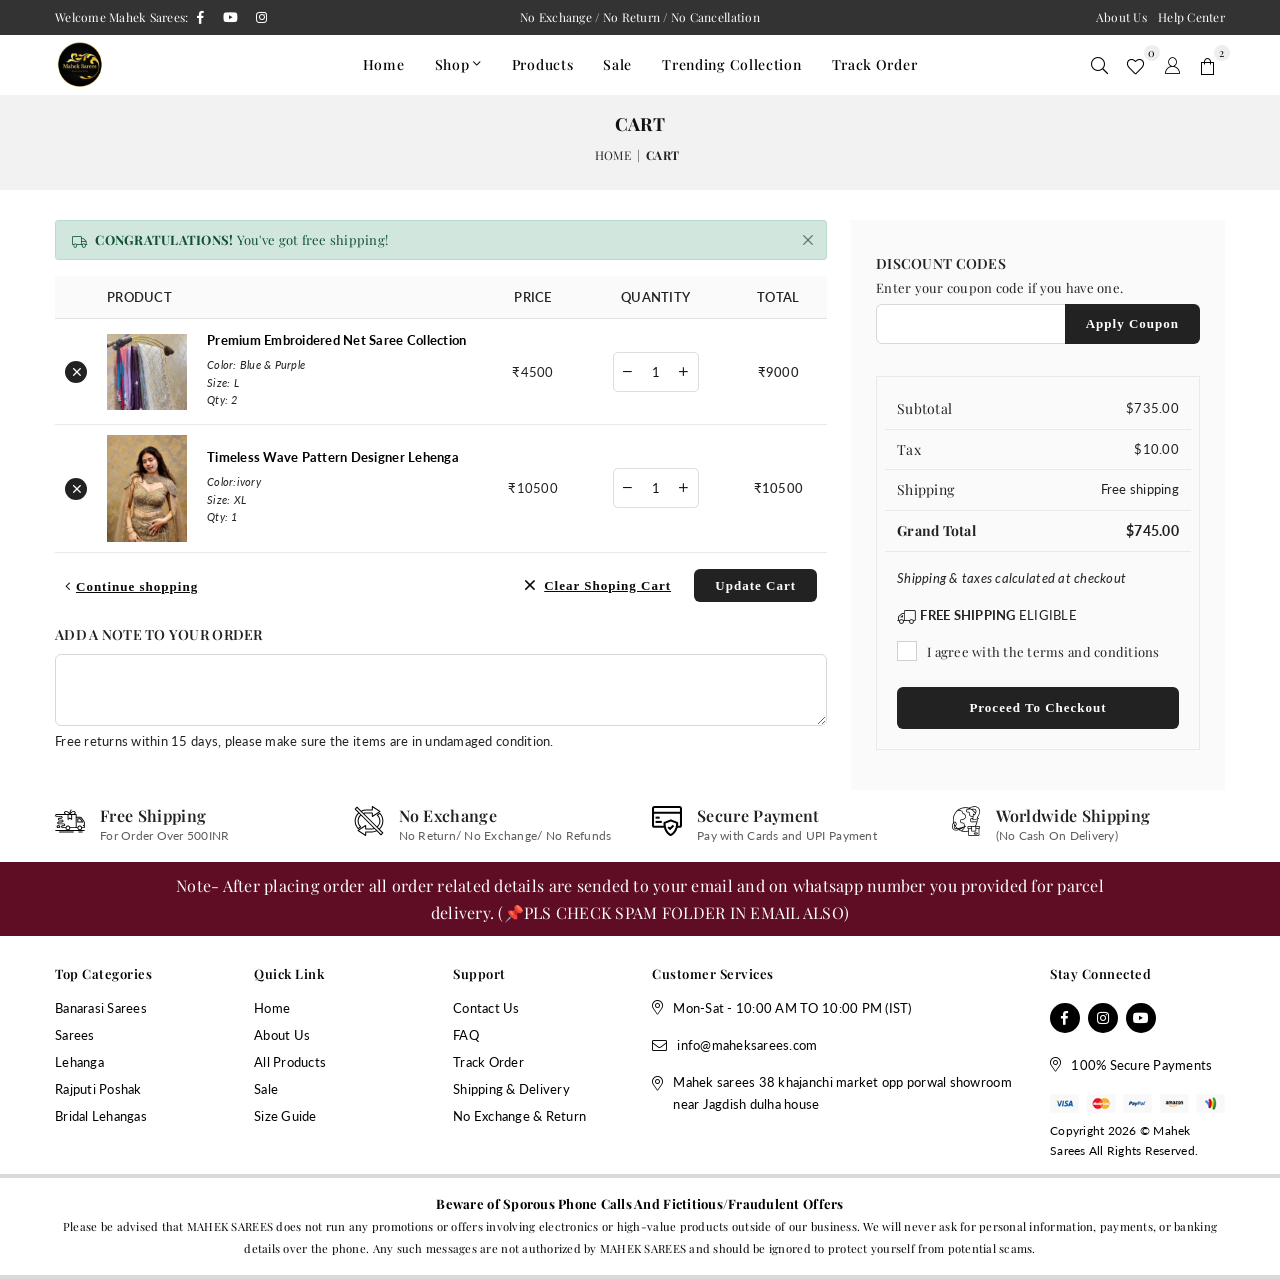
<file: cart.html>
<!doctype html>
<html lang="en">
   <head>
      <!--Required Meta Tags-->
      <meta charset="utf-8">
      <meta http-equiv="x-ua-compatible" content="ie=edge">
      <meta name="viewport" content="width=device-width, initial-scale=1">
      <meta name="description" content="description">
      <!-- Title Of Site -->
      <title>Mahek Sarees | Cart</title>
      <!-- Favicon -->
      <!-- Plugins CSS -->
      <link rel="stylesheet" href="assets/css/plugins.css" />
      <!-- Main Style CSS -->
      <link rel="stylesheet" href="assets/css/style.css" />
      <link rel="stylesheet" href="assets/css/responsive.css" />
   </head>
   <body class="template-index index-demo3">
      <!--Page Wrapper-->
      <div class="page-wrapper">
         <!--Header-->
         <div id="header" class="header-3">
            <!--Topbar-->
            <div class="top-bar">
               <div class="container-fluid">
                  <div class="inner d-flex align-items-center">
                     <div class="col-4 col-sm-4 col-md-4 col-lg-4 d-none d-lg-flex d-md-flex">
                        <span class="d-inline me-1">Welcome Mahek Sarees:</span>
                        <ul class="social-icons list-inline align-items-center">
                           <li class="list-inline-item"><a href="#"><i class="an an-facebook" aria-hidden="true"></i><span class="tooltip-label">Facebook</span></a></li>
                           <li class="list-inline-item"><a href="#"><i class="an an-youtube" aria-hidden="true"></i><span class="tooltip-label">youtube</span></a></li>
                           <li class="list-inline-item"><a href="#"><i class="an an-instagram" aria-hidden="true"></i><span class="tooltip-label">Instagram</span></a></li>
                        </ul>
                     </div>
                     <div class="col-12 col-sm-12 col-md-4 col-lg-4 text-center">
                        No Exchange / No Return / No Cancellation
                     </div>
                     <div class="col-4 col-sm-4 col-md-4 col-lg-4 d-none d-lg-block d-md-block text-right">
                        <p class="phone-no m-0 px-2 d-inline-block"><a href="" class="d-flex align-items-center"><span class="pno">About Us</span></a></p>
                        <p class="m-0 d-inline email-id d-none d-xl-inline-block"><a href="" class="d-flex align-items-center"><span class="eno">Help Center</span></a></p>
                     </div>
                  </div>
               </div>
            </div>
            <!--End Topbar-->
            <!--Header Content-->
            <div class="header-main mih-55 classicHeader d-flex align-items-center">
               <div class="container-fluid">
                  <div class="row">
                     <!--Logo / Menu Toggle-->
                     <div class="col-6 col-sm-6 col-md-6 col-lg-2 align-self-center justify-content-start d-flex">
                        <!--Mobile Toggle-->
                        <button type="button" class="btn--link site-header__menu js-mobile-nav-toggle mobile-nav--open me-3 d-lg-none"><i class="icon an an-times-l"></i><i class="icon an an-bars-l"></i></button>
                        <!--End Mobile Toggle-->
                        <!--Logo-->
                        <div class="logo">
                           <a href="index.html">
                           <img src="assets/images/mahek_sarees_logo.svg" class="logo-img default-logo mh-100" alt="" title="" width="50" />
                           </a>
                        </div>
                        <!--End Logo-->
                     </div>
                     <!--End Logo / Menu Toggle-->
                     <!--Main Navigation Desktop-->
                     <div class="col-1 col-sm-1 col-md-1 col-lg-7 col-xl-8 align-self-center d-menu-col">
                        <!--Desktop Menu-->
                        <nav class="grid__item" id="AccessibleNav">
                           <ul id="siteNav" class="site-nav medium right hidearrow">
                              <li class="lvl1 parent"><a href="#">Home </a></li>
                              <li class="lvl1 parent dropdown">
                                 <a href="#">Shop <i class="an an-angle-down-l"></i></a>
                                 <ul class="dropdown">
                                    <li><a href="#" class="site-nav">Sarees</a></li>
                                    <li><a href="#" class="site-nav">Banarasi Sarees</a></li>
                                    <li><a href="#" class="site-nav">Lehanga</a></li>
                                    <li><a href="#" class="site-nav">Rajputi Poshak</a></li>
                                    <li><a href="#" class="site-nav">Bridal Lehanga</a></li>
                                 </ul>
                              </li>
                              <li class="lvl1 parent"><a href="#;">Products </a></li>
                              <li class="lvl1 parent"><a href="#;">Sale </a></li>
                              <li class="lvl1 parent"><a href="#;">Trending Collection</a></li>
                              <li class="lvl1 parent"><a href="#;">Track Order</a></li>
                           </ul>
                        </nav>
                        <!--End Desktop Menu-->                                   
                     </div>
                     <!--End Main Navigation Desktop-->
                     <!--Right Action-->
                     <div class="col-6 col-sm-6 col-md-6 col-lg-3 col-xl-2 align-self-center icons-col text-right d-flex justify-content-end">
                        <!--Search-->
                        <div class="site-search iconset"><i class="icon an an-search-l"></i><span class="tooltip-label">Search</span></div>
                        <!--End Search-->
                        <!--Wishlist-->
                        <div class="wishlist-link iconset">
                           <a href=""><i class="icon an an-heart-l"></i><span class="wishlist-count counter d-flex-center justify-content-center position-absolute translate-middle rounded-circle">0</span><span class="tooltip-label">Wishlist</span></a>
                        </div>
                        <!--End Wishlist-->
                        <!--Setting Dropdown-->
                        <div class="user-link iconset"><i class="icon an an-user"></i><span class="tooltip-label">Account</span></div>
                        <div id="userLinks">
                           <ul class="user-links">
                              <li><a href="">Login</a></li>
                              <li><a href="">Sign Up</a></li>
                           </ul>
                        </div>
                        <!--End Setting Dropdown-->
                        <!--Minicart Drawer-->
                        <div class="header-cart iconset">
                           <a href="#" class="site-header__cart btn-minicart" data-bs-toggle="modal" data-bs-target="#minicart-drawer">
                           <i class="icon an an-sq-bag"></i><span class="site-cart-count counter d-flex-center justify-content-center position-absolute translate-middle rounded-circle">2</span><span class="tooltip-label">Cart</span>
                           </a>
                        </div>
                        <!--End Minicart Drawer-->
                     </div>
                     <!--End Right Action-->
                  </div>
               </div>
               <!--Search Popup-->
               <div id="search-popup" class="search-drawer">
                  <div class="container-fluid px-0">
                     <span class="closeSearch an an-times-l"></span>
                     <form class="form minisearch" id="header-search" action="#" method="get">
                        <label class="label"><span>Search</span></label>
                        <div class="control">
                           <div class="searchField">
                              <div class="input-box">
                                 <button type="submit" title="Search" class="action search" disabled=""><i class="icon an an-search-l"></i></button>
                                 <input type="text" name="q" value="" placeholder="Search by keyword or #" class="input-text">
                              </div>
                           </div>
                        </div>
                     </form>
                  </div>
               </div>
               <!--End Search Popup-->
            </div>
            <!--End Header Content-->
         </div>
         <!--End Header-->
         <!--Mobile Menu-->
         <div class="mobile-nav-wrapper" role="navigation">
            <div class="closemobileMenu"><i class="icon an an-times-l pull-right"></i> Close Menu</div>
            <ul id="MobileNav" class="mobile-nav">
               <li class="lvl1 parent"><a href="#">Home</a></li>
               <li class="lvl1 parent megamenu">
                  <a href="#">Shop <i class="an an-plus-l"></i></a>
                  <ul>
                     <li><a href="#" class="site-nav">Sarees</a></li>
                     <li><a href="#" class="site-nav">Banarasi Sarees</a></li>
                     <li><a href="#" class="site-nav">Lehanga</a></li>
                     <li><a href="#" class="site-nav">Rajputi Poshak</a></li>
                     <li><a href="#" class="site-nav">Bridal Lehanga</a></li>
                  </ul>
               </li>
               <li class="lvl1 parent"><a href="#;">Products </a></li>
               <li class="lvl1 parent"><a href="#;">Sale </a></li>
               <li class="lvl1 parent"><a href="#;">Trending Collection</a></li>
               <li class="lvl1 parent"><a href="#;">Track Order</a></li>
               <li class="acLink"></li>
               <li class="lvl1 bottom-link"><a href="">Login</a></li>
               <li class="lvl1 bottom-link"><a href="">Signup</a></li>
               <li class="lvl1 bottom-link"><a href="">Wishlist</a></li>
               <li class="help bottom-link"><b>NEED HELP?</b><br>Call: +91 525 523 5687</li>
            </ul>
         </div>
         <!--End Mobile Menu-->
         <!--Body Container-->
         <div id="page-content">
            <!--Collection Banner-->
            <div class="collection-header">
               <div class="collection-hero">
                  <div class="collection-hero__image"></div>
                  <div class="collection-hero__title-wrapper container">
                     <h2 class="collection-hero__title">Cart</h2>
                     <div class="breadcrumbs text-uppercase mt-1 mt-lg-2"><a href="index.html" title="Back to the home page">Home</a><span>|</span><span class="fw-bold">Cart</span></div>
                  </div>
               </div>
            </div>
            <!--End Collection Banner-->
            <!--Main Content-->
            <div class="container">
               <!--Cart Page-->
               <div class="row">
                  <div class="col-12 col-sm-12 col-md-12 col-lg-8 main-col">
                     <div class="alert alert-success py-2 rounded-1 alert-dismissible fade show cart-alert" role="alert">
                        <i class="align-middle icon an an-truck icon-large me-2"></i><strong class="text-uppercase">Congratulations!</strong> You've got free shipping!
                        <button type="button" class="btn-close" data-bs-dismiss="alert" aria-label="Close"></button>
                     </div>
                     <form action="#" method="post" class="cart style2">
                        <table class="align-middle">
                           <thead class="cart__row cart__header small--hide">
                              <tr>
                                 <th class="action">&nbsp;</th>
                                 <th colspan="2" class="text-start">Product</th>
                                 <th class="text-center">Price</th>
                                 <th class="text-center">Quantity</th>
                                 <th class="text-center">Total</th>
                              </tr>
                           </thead>
                           <tbody>
                              <tr class="cart__row border-bottom line1 cart-flex border-top">
                                 <td class="cart-delete text-center small--hide"><a href="#" class="btn btn--secondary cart__remove remove-icon position-static" data-bs-toggle="tooltip" data-bs-placement="top" title="Remove item"><i class="icon an an-times-r"></i></a></td>
                                 <td class="cart__image-wrapper cart-flex-item">
                                    <a href=""><img class="cart__image blur-up lazyload" data-src="assets/images/cate2.png" src="assets/images/cate2.png" alt="" width="80" /></a>
                                 </td>
                                 <td class="cart__meta small--text-left cart-flex-item">
                                    <div class="list-view-item__title">
                                       <a href="">Premium Embroidered Net Saree Collection</a>
                                    </div>
                                    <div class="cart__meta-text">
                                       Color: Blue & Purple<br>Size: L<br>Qty: 2
                                    </div>
                                    <div class="cart-price d-md-none">
                                       <span class="money fw-500">₹4500</span>
                                    </div>
                                 </td>
                                 <td class="cart__price-wrapper cart-flex-item text-center small--hide">
                                    <span class="money">₹4500</span>
                                 </td>
                                 <td class="cart__update-wrapper cart-flex-item text-end text-md-center">
                                    <div class="cart__qty d-flex justify-content-end justify-content-md-center">
                                       <div class="qtyField">
                                          <a class="qtyBtn minus" href="javascript:void(0);"><i class="icon an an-minus-r"></i></a>
                                          <input class="cart__qty-input qty" type="text" name="updates[]" value="1" pattern="[0-9]*" />
                                          <a class="qtyBtn plus" href="javascript:void(0);"><i class="icon an an-plus-r"></i></a>
                                       </div>
                                    </div>
                                    <a href="#" title="Remove" class="removeMb d-md-none d-inline-block text-decoration-underline mt-2 me-3">Remove</a>
                                 </td>
                                 <td class="cart-price cart-flex-item text-center small--hide">
                                    <span class="money fw-500">₹9000</span>
                                 </td>
                              </tr>
                              <tr class="cart__row border-bottom line1 cart-flex border-top">
                                 <td class="cart-delete text-center small--hide"><a href="#" class="btn btn--secondary cart__remove remove-icon position-static" data-bs-toggle="tooltip" data-bs-placement="top" title="Remove item"><i class="icon an an-times-r"></i></a></td>
                                 <td class="cart__image-wrapper cart-flex-item">
                                    <a href=""><img class="cart__image blur-up lazyload" data-src="assets/images/ps10-1.jpg" src="assets/images/ps10-1.jpg" alt="" width="80" /></a>
                                 </td>
                                 <td class="cart__meta small--text-left cart-flex-item">
                                    <div class="list-view-item__title">
                                       <a href="">Timeless Wave Pattern Designer Lehenga</a>
                                    </div>
                                    <div class="cart__meta-text">
                                       Color:ivory <br>Size: XL<br>Qty: 1
                                    </div>
                                    <div class="cart-price d-md-none">
                                       <span class="money fw-500">₹10500</span>
                                    </div>
                                 </td>
                                 <td class="cart__price-wrapper cart-flex-item text-center small--hide">
                                    <span class="money">₹10500</span>
                                 </td>
                                 <td class="cart__update-wrapper cart-flex-item text-end text-md-center">
                                    <div class="cart__qty d-flex justify-content-end justify-content-md-center">
                                       <div class="qtyField">
                                          <a class="qtyBtn minus" href="javascript:void(0);"><i class="icon an an-minus-r"></i></a>
                                          <input class="cart__qty-input qty" type="text" name="updates[]" value="1" pattern="[0-9]*" />
                                          <a class="qtyBtn plus" href="javascript:void(0);"><i class="icon an an-plus-r"></i></a>
                                       </div>
                                    </div>
                                    <a href="#" title="Remove" class="removeMb d-md-none d-inline-block text-decoration-underline mt-2 me-3">Remove</a>
                                 </td>
                                 <td class="cart-price cart-flex-item text-center small--hide">
                                    <span class="money fw-500">₹10500</span>
                                 </td>
                              </tr>
                           </tbody>
                           <tfoot>
                              <tr>
                                 <td colspan="3" class="text-start pt-3"><a href="#" class="btn btn--link d-inline-flex align-items-center btn--small p-0 cart-continue"><i class="me-1 icon an an-angle-left-l"></i><span class="text-decoration-underline">Continue shopping</span></a></td>
                                 <td colspan="3" class="text-end pt-3">
                                    <button type="submit" name="clear" class="btn btn--link d-inline-flex align-items-center btn--small small--hide"><i class="me-1 icon an an-times-r"></i><span class="ms-1 text-decoration-underline">Clear Shoping Cart</span></button>
                                    <button type="submit" name="update" class="btn btn--small d-inline-flex align-items-center rounded cart-continue ml-2"><i class="me-1 icon an an-sync-ar d-none"></i>Update Cart</button>
                                 </td>
                              </tr>
                           </tfoot>
                        </table>
                     </form>
                     <div class="cart-note mb-1 cart-col">
                        <h5>Add a note to your order</h5>
                        <textarea name="note" id="cart-note" class="form-control cart-note__input" rows="3" required=""></textarea>
                     </div>
                     <div class="currencymsg fm_lato">Free returns within 15 days, please make sure the items are in undamaged condition.</div>
                  </div>
                  <div class="col-12 col-sm-12 col-md-12 col-lg-4 cart__footer">
                     <div class="cart_info">
                        <div class="row my-3">
                           <div class="col-12 col-sm-12 col-md-12 col-lg-12 mb-12 cart-col">
                              <h5 class="mb-1">Discount Codes</h5>
                              <form action="#" method="post">
                                 <div class="form-group">
                                    <label for="address_zip fm_lato">Enter your coupon code if you have one.</label>
                                    <div class="input-group flex-nowrap">
                                       <input class="input-group__field" type="text" name="coupon" />
                                       <span class="input-group__btn">
                                       <input type="button" class="btn rounded-end text-nowrap" value="Apply Coupon" />
                                       </span>
                                    </div>
                                 </div>
                              </form>
                           </div>
                        </div>
                        <div class="col-12 col-sm-12 col-md-12 col-lg-12 cart__footer">
                           <div class="solid-border">
                              <div class="row border-bottom pb-2">
                                 <span class="col-6 col-sm-6 cart__subtotal-title">Subtotal</span>
                                 <span class="col-6 col-sm-6 text-right"><span class="money fm_lato">$735.00</span></span>
                              </div>
                              <div class="row border-bottom pb-2 pt-2">
                                 <span class="col-6 col-sm-6 cart__subtotal-title">Tax</span>
                                 <span class="col-6 col-sm-6 text-right fm_lato">$10.00</span>
                              </div>
                              <div class="row border-bottom pb-2 pt-2">
                                 <span class="col-6 col-sm-6 cart__subtotal-title">Shipping</span>
                                 <span class="col-6 col-sm-6 text-right fm_lato">Free shipping</span>
                              </div>
                              <div class="row border-bottom pb-2 pt-2">
                                 <span class="col-6 col-sm-6 cart__subtotal-title"><strong>Grand Total</strong></span>
                                 <span class="col-6 col-sm-6 cart__subtotal-title cart__subtotal text-right fm_lato"><span class="money">$745.00</span></span>
                              </div>
                              <p class="cart__shipping m-0 fm_lato">Shipping &amp; taxes calculated at checkout</p>
                              <p class="cart__shipping pt-0 m-0 fst-normal freeShipclaim fm_lato"><i class="me-1 align-middle icon an an-truck-l"></i><b>FREE SHIPPING</b> ELIGIBLE</p>
                              <div class="customCheckbox cart_tearm">
                                 <input type="checkbox" value="allen-vela" id="cart_tearm">
                                 <label for="cart_tearm fm_lato">I agree with the terms and conditions</label>
                              </div>
                              <a href="" id="cartCheckout" class="btn btn--small-wide rounded mt-4 checkout">Proceed To Checkout</a>
                           </div>
                        </div>
                     </div>
                  </div>
               </div>
               <!--End Cart Page-->
            </div>
            <!--End Main Content-->
         </div>
         <!--End Body Container-->
         <!--Store Feature-->
         <section class="store-features pb-0 pt-0">
            <div class="container">
               <div class="row store-info">
                  <div class="col-6 col-sm-6 col-md-4 col-lg-3 mb-3 my-sm-3">
                     <a class="d-flex clr-none" href="#">
                        <i class="an"><img src="assets/images/free-shipping.svg" alt=""/></i>
                        <div class="detail">
                           <h5 class="fs-6 mb-0">Free Shipping</h5>
                           <p class="sub-text">For Order Over 500INR</p>
                        </div>
                     </a>
                  </div>
                  <div class="col-6 col-sm-6 col-md-4 col-lg-3 mb-3 my-sm-3">
                     <a class="d-flex clr-none" href="#">
                        <i class="an"><img src="assets/images/nochanges.svg" alt=""/></i>
                        <div class="detail">
                           <h5 class="fs-6 mb-0">No Exchange</h5>
                           <p class="sub-text">No Return/ No Exchange/ No Refunds</p>
                        </div>
                     </a>
                  </div>
                  <div class="col-6 col-sm-6 col-md-4 col-lg-3 mb-3 my-sm-3">
                     <a class="d-flex clr-none" href="#">
                        <i class="an"><img src="assets/images/card-credit.svg" alt=""/></i>
                        <div class="detail">
                           <h5 class="fs-6 mb-0">Secure Payment</h5>
                           <p class="sub-text">Pay with Cards and UPI Payment</p>
                        </div>
                     </a>
                  </div>
                  <div class="col-6 col-sm-6 col-md-4 col-lg-3 mb-1 my-sm-3">
                     <a class="d-flex clr-none" href="#">
                        <i class="an"><img src="assets/images/worldshipping.svg" alt=""/></i>
                        <div class="detail">
                           <h5 class="fs-6 mb-0">Worldwide Shipping</h5>
                           <p class="sub-text">(No Cash On Delivery)</p>
                        </div>
                     </a>
                  </div>
               </div>
            </div>
         </section>
         <!--End Store Feature-->
         <section class="informationBox">
            <div class="container">
               <div class="row align-items-center justify-content-center">
                  <div class="col-md-10">
                     <p> Note- After placing order all order related details are sended to your email and on whatsapp number you provided for parcel delivery. 
                        (📌PLS CHECK SPAM FOLDER IN EMAIL ALSO)
                     </p>
                  </div>
               </div>
            </div>
         </section>
      </div>
      <!--End Body Container-->
      <!--Footer-->
      <div class="footer footer-2">
         <div class="footer-top clearfix">
            <div class="container footer-top">
               <div class="row">
                  <div class="col-12 col-sm-12 col-md-4 col-lg-2 footer-links">
                     <h4 class="h4">Top Categories</h4>
                     <ul>
                        <li><a href="#">Banarasi Sarees</a></li>
                        <li><a href="#">Sarees</a></li>
                        <li><a href="#">Lehanga</a></li>
                        <li><a href="#">Rajputi Poshak</a></li>
                        <li><a href="#">Bridal Lehangas</a></li>
                     </ul>
                  </div>
                  <div class="col-12 col-sm-12 col-md-4 col-lg-2 footer-links">
                     <h4 class="h4">Quick Link</h4>
                     <ul>
                        <li><a href="#">Home</a></li>
                        <li><a href="#">About Us</a></li>
                        <li><a href="#">All Products</a></li>
                        <li><a href="#">Sale</a></li>
                        <li><a href="#">Size Guide</a></li>
                     </ul>
                  </div>
                  <div class="col-12 col-sm-12 col-md-4 col-lg-2 footer-links">
                     <h4 class="h4">Support</h4>
                     <ul>
                        <li><a href="#">Contact Us</a></li>
                        <li><a href="#">FAQ</a></li>
                        <li><a href="#">Track Order</a></li>
                        <li><a href="#">Shipping & Delivery</a></li>
                        <li><a href="#">No Exchange & Return</a></li>
                     </ul>
                  </div>
                  <div class="col-12 col-sm-12 col-md-3 col-lg-4 footer-contact">
                     <h4 class="h4">Customer Services</h4>
                     <p class="address d-flex align-items-center"><i class="an an-map-marker-al"></i> Mon-Sat - 10:00 AM TO 10:00 PM (IST)</p>
                     <p class="email d-flex align-items-center"><i class="an an-envelope-l"></i> info@maheksarees.com</p>
                     <p class="address d-flex align-items-start"><i class="an an-map-marker-al topR"></i> Mahek sarees 38 khajanchi market opp porwal  showroom near Jagdish dulha house</p>
                  </div>
                  <div class="col-12 col-sm-12 col-md-3 col-lg-2 footer-links footer-contact">
                     <h4 class="h4">Stay Connected</h4>
                     <ul class="list-inline social-icons mt-3 mb-3">
                        <li class="list-inline-item"><a href="#" data-bs-toggle="tooltip" data-bs-placement="top" title="Facebook"><i class="an an-facebook" aria-hidden="true"></i></a></li>
                        <li class="list-inline-item"><a href="#" data-bs-toggle="tooltip" data-bs-placement="top" title="Instagram"><i class="an an-instagram" aria-hidden="true"></i></a></li>
                        <li class="list-inline-item"><a href="#" data-bs-toggle="tooltip" data-bs-placement="top" title="Youtube"><i class="an an-youtube" aria-hidden="true"></i></a></li>
                     </ul>
                     <p class="address d-flex align-items-center"><i class="an an-map-marker-al"></i> 100% Secure Payments</p>
                     <img src="assets/images/payment.png" alt="Paypal Visa Payments"/>
                     <div class="copytext mb-2 pb-1 mt-2">Copyright 2026 © Mahek Sarees All Rights Reserved.</div>
                  </div>
               </div>
            </div>
         </div>
      </div>
      <div class="footer footer-2">
         <div class="footer-top clearfix">
            <div class="container footer-top pt-0 pb-3">
               <div class="row align-items-center justify-content-center">
                  <div class="col-12 col-sm-12 col-md-12 col-lg-12">
                     <p class="mb-0 text-center"><b>Beware of Sporous Phone Calls And Fictitious/Fraudulent Offers</b></p>
                     <p class="mb-0 text-center"><small>Please be advised that MAHEK SAREES does not run any promotions or offers involving electronics or high-value products outside of our business. We will never ask for personal information, payments, 
                        or banking details over the phone. Any such messages are not authorized by MAHEK SAREES and should be ignored to protect yourself from potential scams.</small>
                     </p>
                  </div>
               </div>
            </div>
         </div>
      </div>
      <!--End Footer-->
      <!-- Including Jquery -->
      <script src="assets/js/jquery-min.js"></script>
      <script src="assets/js/js.cookie.js"></script>
      <!--Including Javascript-->
      <script src="assets/js/plugins.js"></script>
      <script src="assets/js/main.js"></script>
      </div>
      <!--End Page Wrapper-->
   </body>
</html>
</file>
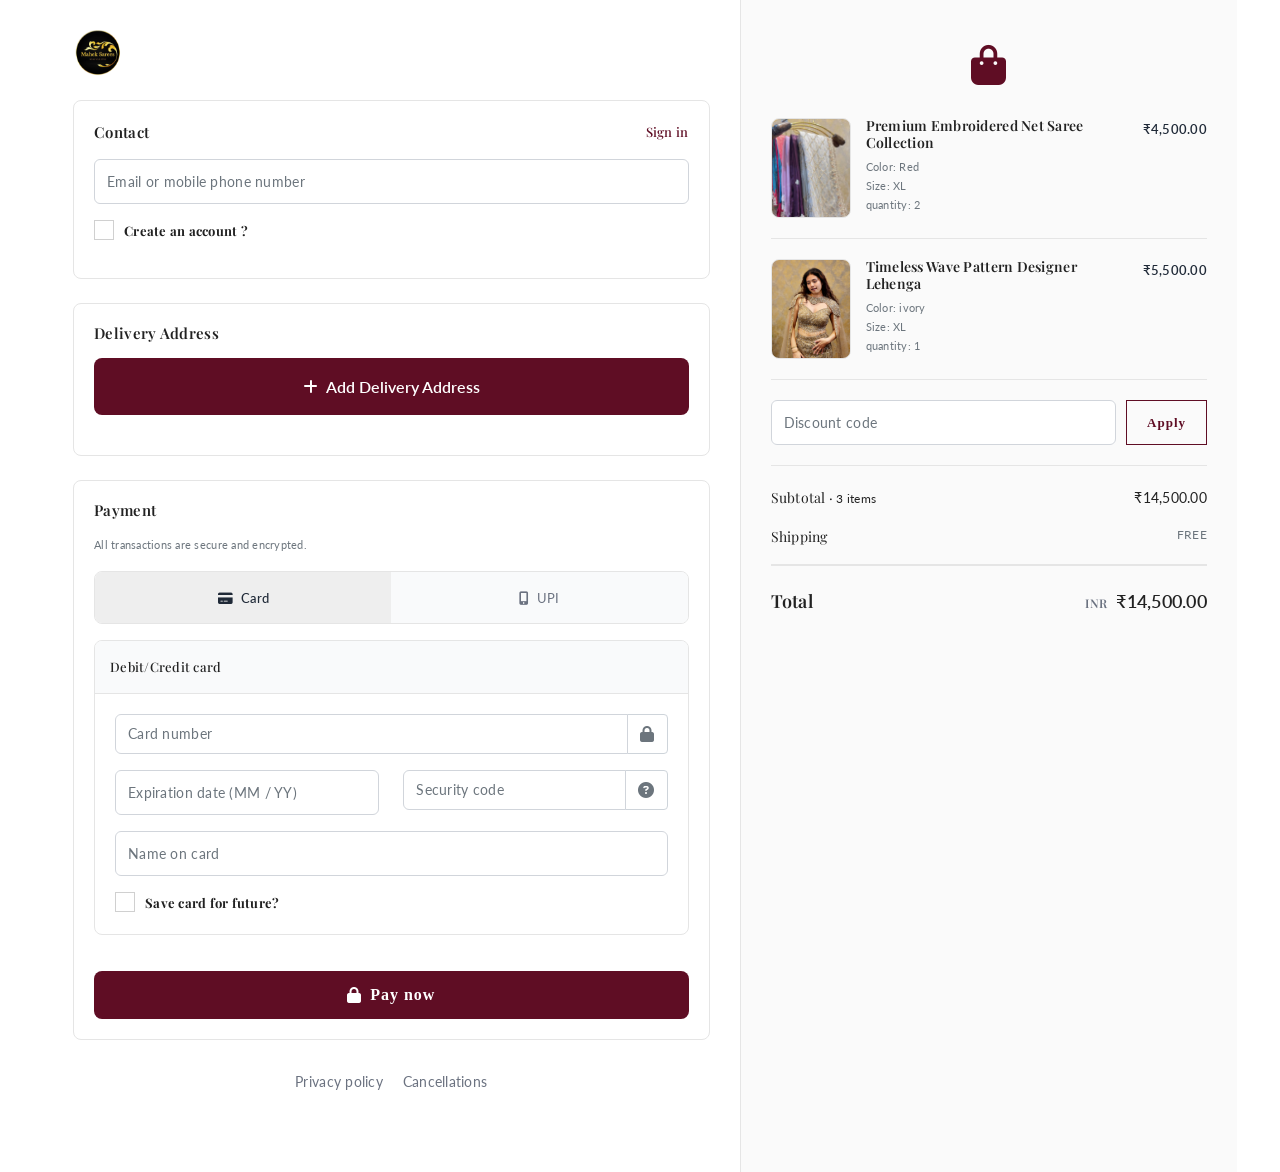
<file: checkout.html>
<!doctype html>
<html lang="en">
   <head>
      <!--Required Meta Tags-->
      <meta charset="utf-8">
      <meta http-equiv="x-ua-compatible" content="ie=edge">
      <meta name="viewport" content="width=device-width, initial-scale=1">
      <meta name="description" content="description">
      <!-- Title Of Site -->
      <title>Mahek Sarees | Checkout</title>
      <!-- Favicon -->
      <!-- Plugins CSS -->
      <link rel="stylesheet" href="assets/css/plugins.css" />
      <!-- Main Style CSS -->
      <link rel="stylesheet" href="assets/css/style.css" />
      <link rel="stylesheet" href="assets/css/responsive.css" />
	  <link rel="stylesheet" href="https://cdnjs.cloudflare.com/ajax/libs/font-awesome/6.4.0/css/all.min.css">
   </head>
   <body class="template-index index-demo3">
      <!--Page Wrapper-->
      <div class="page-wrapper">
         <!--Body Container-->
         <div id="page-content">
            <!--Main Content-->
            <div class="container-fluid checkOut">
               <div class="row">
                  <!-- Left Section - Scrollable -->
                  <div class="col-lg-7 left-section">
                     <div class="checkout-container">
                        <!-- Header -->
                        <div class="header mb-4">
                           <a href="index.html">
                           <img src="assets/images/mahek_sarees_logo.svg" class="logo-img default-logo mh-100" alt="" title="" width="50" />
                           </a>
                        </div>
                        <!-- Mobile: Order Summary First -->
                        <div class="mobile-order-summary">
                           <div class="order-summary">
                              <!-- Cart Icon -->
                              <div class="cart-icon-top">
                                 <i class="fas fa-shopping-bag"></i>
                              </div>
                              <!-- Product Items -->
                             <div class="product-item">
                                 <div class="product-image-wrapper">
                                    <img class="cart__image blur-up lazyload" data-src="assets/images/cate2.png" src="assets/images/cate2.png" alt="" width="80" />
                                 </div>
                                 <div class="product-details">
                                    <h6>Premium Embroidered Net Saree Collection</h6>
                                    <p class="text-muted small mb-0 fm_lato">Color: Red</p>
									<p class="text-muted small mb-0 fm_lato">Size: XL</p>
									<p class="text-muted small mb-0 fm_lato">quantity:  2</p>
                                 </div>
                                 <div class="product-price fm_lato">
                                    ₹4,500.00
                                 </div>
                              </div>
                              <div class="product-item">
                                 <div class="product-image-wrapper">
                                    <img class="cart__image blur-up lazyload" data-src="assets/images/ps10-1.jpg" src="assets/images/ps10-1.jpg" alt="" width="80" />
                                 </div>
                                 <div class="product-details">
                                    <h6>Timeless Wave Pattern Designer Lehenga</h6>
                                    <p class="text-muted small mb-0 fm_lato">Color: ivory</p>
									<p class="text-muted small mb-0 fm_lato">Size: XL</p>
									<p class="text-muted small mb-0 fm_lato">quantity:  1</p>
                                 </div>
                                 <div class="product-price fm_lato">
                                    ₹5,500.00
                                 </div>
                              </div>
                              <!-- Discount Code -->
                              <div class="discount-section">
                                 <input type="text" class="form-control" placeholder="Discount code">
                                 <button class="btn btn-outline-secondary">Apply</button>
                              </div>
                              <!-- Summary -->
                              <div class="summary-line">
                                 <span>Subtotal · 3 items</span>
                                 <span class="fm_lato">₹14,500.00</span>
                              </div>
                              <div class="summary-line">
                                 <span>Shipping</span>
                                 <span class="text-muted small fm_lato">FREE</span>
                              </div>
                              <div class="summary-total">
                                 <span>Total</span>
                                 <div>
                                    <span class="currency">INR</span>
                                    <span class="total-amount fm_lato">₹14,500.00</span>
                                 </div>
                              </div>
                           </div>
                        </div>
                        <!-- Contact Section -->
                        <div class="section-box mb-4">
                           <div class="d-flex justify-content-between align-items-center mb-3">
                              <h5 class="mb-0">Contact</h5>
                              <a href="#" class="sign-in-link" data-bs-toggle="modal" data-bs-target="#loginModal">Sign in</a>
                           </div>
                           <input type="text" class="form-control" id="contactEmail" placeholder="Email or mobile phone number">
                           <div class="form-group col-md-12 col-lg-12 col-xl-12 mt-3">
                              <div class="customCheckbox cart_tearm">
                                 <input type="checkbox" class="form-check-input" id="account" value="">
                                 <label for="account"><strong>Create an account ?</strong></label>
                              </div>
                           </div>
                        </div>
                        <!-- Delivery Section - Show address card if saved -->
                        <div class="section-box mb-4">
                           <div class="d-flex justify-content-between align-items-center mb-3">
                              <h5 class="mb-0">Delivery Address</h5>
                           </div>
                           <!-- Saved Address Card -->
                           <div id="savedAddressCard" style="display: none;">
                              <div class="address-card">
                                 <a href="#" class="edit-btn fm_lato" onclick="editAddress(); return false;">Edit</a>
                                 <h6 id="savedName"></h6>
                                 <p id="savedAddress" class="fm_lato"></p>
                                 <p id="savedCityState" class="fm_lato"></p>
                                 <p id="savedContact" class="fm_lato"></p>
                              </div>
                           </div>
                           <!-- Add Address Button -->
                           <button class="add-address-btn" id="addAddressBtn" data-bs-toggle="modal" data-bs-target="#addressModal">
                           <i class="fas fa-plus me-2"></i>Add Delivery Address
                           </button>
                        </div>
                        <!-- Payment Section -->
                        <div class="section-box mb-4">
                           <h5 class="mb-3">Payment</h5>
                           <p class="text-muted small mb-3 fm_lato">All transactions are secure and encrypted.</p>
                           <!-- Payment Method Tabs -->
                           <ul class="nav nav-tabs payment-tabs mb-3" id="paymentTabs" role="tablist">
                              <li class="nav-item" role="presentation">
                                 <button class="nav-link active" id="card-tab" data-bs-toggle="tab" data-bs-target="#card-payment" type="button" role="tab">
                                 <i class="fas fa-credit-card me-2"></i>Card
                                 </button>
                              </li>
                              <li class="nav-item" role="presentation">
                                 <button class="nav-link" id="upi-tab" data-bs-toggle="tab" data-bs-target="#upi-payment" type="button" role="tab">
                                 <i class="fas fa-mobile-alt me-2"></i>UPI
                                 </button>
                              </li>
                           </ul>
                           <!-- Payment Tab Content -->
                           <div class="tab-content" id="paymentTabContent">
                              <!-- Card Payment -->
                              <div class="tab-pane fade show active" id="card-payment" role="tabpanel">
                                 <div class="payment-option mb-3">
                                    <div class="payment-header">
                                       <span>Debit/Credit card</span>
                                    </div>
                                    <div class="payment-body">
                                       <!-- Card Number -->
                                       <div class="mb-3">
                                          <div class="input-group">
                                             <input type="text" class="form-control" placeholder="Card number" maxlength="19">
                                             <span class="input-group-text bg-white">
                                             <i class="fas fa-lock text-muted"></i>
                                             </span>
                                          </div>
                                       </div>
                                       <!-- Expiration & CVV -->
                                       <div class="row mb-3">
                                          <div class="col-md-6 mb-3 mb-md-0">
                                             <input type="text" class="form-control" placeholder="Expiration date (MM / YY)" maxlength="7">
                                          </div>
                                          <div class="col-md-6">
                                             <div class="input-group">
                                                <input type="text" class="form-control" placeholder="Security code" maxlength="3">
                                                <span class="input-group-text bg-white">
                                                <i class="fas fa-question-circle text-muted"></i>
                                                </span>
                                             </div>
                                          </div>
                                       </div>
                                       <!-- Name on Card -->
                                       <div class="mb-3">
                                          <input type="text" class="form-control" placeholder="Name on card">
                                       </div>
                                       <!-- Save Card Checkbox -->
                                       <div class="customCheckbox cart_tearm">
                                          <input type="checkbox" class="form-check-input" id="saveCard" value="">
                                          <label for="saveCard"><strong>Save card for future?</strong></label>
                                       </div>
                                    </div>
                                 </div>
                              </div>
                              <!-- UPI Payment -->
                              <div class="tab-pane fade" id="upi-payment" role="tabpanel">
                                 <div class="payment-option mb-3">
                                    <div class="payment-header">
                                       <span>UPI Payment</span>
                                    </div>
                                    <div class="payment-body">
                                       <!-- UPI ID -->
                                       <div class="mb-3">
                                          <label class="form-label small fm_lato">Enter your UPI ID</label>
                                          <div class="input-group">
                                             <span class="input-group-text bg-white">
                                             <i class="fas fa-at text-muted"></i>
                                             </span>
                                             <input type="text" class="form-control" placeholder="username@upi" id="upiId">
                                          </div>
                                          <small class="text-muted fm_lato">Example: username@paytm, username@googlepay</small>
                                       </div>
                                       <!-- Verify UPI Button -->
                                       <button type="button" class="btn btn-outline-primary w-100 mb-3" id="verifyUpiBtn">
                                       <i class="fas fa-check-circle me-2 fm_lato"></i>Verify UPI ID
                                       </button>
                                       <!-- Popular UPI Apps -->
                                       <!-- Save UPI Checkbox -->
									   <div class="customCheckbox cart_tearm">
                                          <input type="checkbox" class="form-check-input" id="saveUpi" value="">
                                          <label for="saveUpi"><strong>Save UPI ID for future payments</strong></label>
                                       </div>
                                    </div>
                                 </div>
                              </div>
                           </div>
                           <!-- Pay Now Button -->
                           <button class="btn btn-primary w-100 pay-now-btn">
                           <i class="fas fa-lock me-2"></i>Pay now
                           </button>
                        </div>
                        <!-- Footer Links -->
                        <div class="footer-links mb-5">
                           <a href="#">Privacy policy</a>
                           <a href="#">Cancellations</a>
                        </div>
                     </div>
                  </div>
                  <!-- Right Section - Fixed Order Summary (Desktop Only) -->
                  <div class="col-lg-5 right-section desktop-form-sections">
                     <div class="order-summary">
                        <!-- Cart Icon -->
                        <div class="cart-icon-top">
                           <i class="fas fa-shopping-bag"></i>
                        </div>
                        <!-- Product Items -->
                            <div class="product-item">
                                 <div class="product-image-wrapper">
                                    <img class="cart__image blur-up lazyload" data-src="assets/images/cate2.png" src="assets/images/cate2.png" alt="" width="80" />
                                 </div>
                                 <div class="product-details">
                                    <h6>Premium Embroidered Net Saree Collection</h6>
                                    <p class="text-muted small mb-0 fm_lato">Color: Red</p>
									<p class="text-muted small mb-0 fm_lato">Size: XL</p>
									<p class="text-muted small mb-0 fm_lato">quantity:  2</p>
                                 </div>
                                 <div class="product-price fm_lato">
                                    ₹4,500.00
                                 </div>
                              </div>
                              <div class="product-item">
                                 <div class="product-image-wrapper">
                                    <img class="cart__image blur-up lazyload" data-src="assets/images/ps10-1.jpg" src="assets/images/ps10-1.jpg" alt="" width="80" />
                                 </div>
                                 <div class="product-details">
                                    <h6>Timeless Wave Pattern Designer Lehenga</h6>
                                    <p class="text-muted small mb-0 fm_lato">Color: ivory</p>
									<p class="text-muted small mb-0 fm_lato">Size: XL</p>
									<p class="text-muted small mb-0 fm_lato">quantity:  1</p>
                                 </div>
                                 <div class="product-price fm_lato">
                                    ₹5,500.00
                                 </div>
                              </div>
                        <!-- Discount Code -->
                        <div class="discount-section">
                           <input type="text" class="form-control" placeholder="Discount code">
                           <button class="btn btn-outline-secondary">Apply</button>
                        </div>
                        <!-- Summary -->
                        <div class="summary-line">
                           <span>Subtotal · <small class="fm_lato"> 3 items </small></span>
                           <span class="fm_lato">₹14,500.00</span>
                        </div>
                        <div class="summary-line">
                           <span>Shipping</span>
                           <span class="text-muted small fm_lato">FREE</span>
                        </div>
                        <div class="summary-total">
                           <span>Total</span>
                           <div>
                              <span class="currency">INR</span>
                              <span class="total-amount fm_lato">₹14,500.00</span>
                           </div>
                        </div>
                     </div>
                  </div>
               </div>
            </div>
			
            <!-- Address Modal -->
            <div class="modal fade" id="addressModal" tabindex="-1" aria-labelledby="addressModalLabel" aria-hidden="true">
               <div class="modal-dialog modal-dialog-centered modal-dialog-scrollable">
                  <div class="modal-content">
                     <div class="modal-header">
                        <h5 class="modal-title" id="addressModalLabel">Add Delivery Address</h5>
                        <button type="button" class="btn-close" data-bs-dismiss="modal" aria-label="Close"></button>
                     </div>
                     <div class="modal-body">
                        <form id="addressForm">
                           <!-- Country Selection -->
                           <div class="mb-3">
                              <label class="form-label">Country/Region</label>
                              <select class="form-select" id="country">
                                 <option selected>India</option>
                              </select>
                           </div>
                           <!-- Name Fields -->
                           <div class="row mb-3">
                              <div class="col-md-6 mb-3 mb-md-0">
                                 <label class="form-label">First name</label>
                                 <input type="text" class="form-control" id="firstName" placeholder="First name">
                              </div>
                              <div class="col-md-6">
                                 <label class="form-label">Last name *</label>
                                 <input type="text" class="form-control" id="lastName" placeholder="Last name" required>
                              </div>
                           </div>
                           <!-- Address -->
                           <div class="mb-3">
                              <label class="form-label">Address *</label>
                              <div class="input-group">
                                 <input type="text" class="form-control" id="address" placeholder="Address" required>
                                 <span class="input-group-text bg-white border-start-0">
                                 <i class="fas fa-search text-muted"></i>
                                 </span>
                              </div>
                           </div>
                           <!-- Apartment -->
                           <div class="mb-3">
                              <label class="form-label">Apartment, suite, etc.</label>
                              <input type="text" class="form-control" id="apartment" placeholder="Apartment, suite, etc. (optional)">
                           </div>
                           <!-- City, State, ZIP -->
                           <div class="row mb-3">
                              <div class="col-md-4 mb-3 mb-md-0">
                                 <label class="form-label">City *</label>
                                 <input type="text" class="form-control" id="city" placeholder="City" required>
                              </div>
                              <div class="col-md-4 mb-3 mb-md-0">
                                 <label class="form-label">State *</label>
                                 <select class="form-select" id="state" required>
                                    <option value="">State</option>
                                    <option>Madhya Pradesh</option>
                                    <option>Delhi</option>
                                    <option>Gujarat</option>
                                    <option>Karnataka</option>
                                    <option>Tamil Nadu</option>
                                 </select>
                              </div>
                              <div class="col-md-4">
                                 <label class="form-label">PIN code *</label>
                                 <input type="text" class="form-control" id="pincode" placeholder="PIN code" required maxlength="6">
                              </div>
                           </div>
                           <!-- Phone -->
                           <div class="mb-3">
                              <label class="form-label">Phone Number *</label>
                              <input type="tel" class="form-control" id="phone" placeholder="Phone number" required maxlength="10">
                           </div>
                           <!-- Save Info Checkbox -->
                           <div class="customCheckbox cart_tearm">
                              <input type="checkbox" class="form-check-input" id="saveInfo" value="" checked>
                              <label for="saveInfo"><strong>Save this information for next time</strong></label>
                           </div>
                        </form>
                     </div>
                     <div class="modal-footer">
                        <button type="button" class="btn btn-secondary" data-bs-dismiss="modal">Cancel</button>
                        <button type="button" class="btn btn-primary" onclick="saveAddress()">Save Address</button>
                     </div>
                  </div>
               </div>
            </div>
            <!-- Login Modal -->
            <div class="modal fade" id="loginModal" tabindex="-1" aria-labelledby="loginModalLabel" aria-hidden="true">
               <div class="modal-dialog modal-dialog-centered">
                  <div class="modal-content">
                     <div class="modal-header border-0">
                        <h4 class="mb-0">Login</h4>
						<button type="button" class="btn-close" data-bs-dismiss="modal" aria-label="Close"></button>
                     </div>
                     <div class="modal-body px-5 pb-5">
                        <div class="text-center mb-4">
                           <div class="login-icon mb-1">
                              <i class="fas fa-user-circle"></i>
                           </div>
                           <h4 class="mb-2">Welcome Back</h4>
                           <p class="text-muted">Sign in to continue your shopping</p>
                        </div>
                        <form id="loginForm">
                           <!-- Email/Phone Input -->
                           <div class="mb-3">
                              <label class="form-label">Email or Phone Number</label>
                              <div class="input-group">
                                 <span class="input-group-text bg-white">
                                 <i class="fas fa-envelope text-muted"></i>
                                 </span>
                                 <input type="text" class="form-control" placeholder="Enter email or phone" required>
                              </div>
                           </div>
                           <!-- Password Input -->
                           <div class="mb-3">
                              <label class="form-label">Password</label>
                              <div class="input-group">
                                 <span class="input-group-text bg-white">
                                 <i class="fas fa-lock text-muted"></i>
                                 </span>
                                 <input type="password" class="form-control" id="loginPassword" placeholder="Enter password" required>
                                 <button class="btn btn-outline-secondary" type="button" id="togglePassword">
                                 <i class="fas fa-eye"></i>
                                 </button>
                              </div>
                           </div>
                           <!-- Remember Me & Forgot Password -->
                           <div class="d-flex justify-content-between align-items-center mb-4">
                              <div class="customCheckbox cart_tearm">
                                 <input type="checkbox" class="form-check-input" id="rememberMe" value="">
                                 <label for="rememberMe">Remember me</label>
                              </div>
                              <a href="#" class="forgot-link">Forgot password?</a>
                           </div>
                           <!-- Sign In Button -->
                           <button type="submit" class="btn btn-primary w-100 mb-3">
                           <i class="fas fa-sign-in-alt me-2"></i>Sign In
                           </button>
                           <!-- Sign Up Link -->
                           <div class="text-center">
                              <p class="mb-0 text-muted">Don't have an account? <a href="#" class="sign-up-link">Sign up</a></p>
                           </div>
                        </form>
                     </div>
                  </div>
               </div>
            </div>
			<!---- signup modal ------>
			<div class="modal fade" id="signupModal" tabindex="-1" aria-labelledby="signupModalLabel" aria-hidden="true">
			  <div class="modal-dialog modal-dialog-centered">
				<div class="modal-content">
				  <div class="modal-header border-0">
					<h4 class="mb-0">Create Account</h4>
					<button type="button" class="btn-close" data-bs-dismiss="modal"></button>
				  </div>
				  <div class="modal-body px-5 pb-5">
					<div class="text-center mb-4">
					  <div class="login-icon mb-1">
						<i class="fas fa-user-plus"></i>
					  </div>
					  <p class="text-muted">Sign up to start shopping</p>
					</div>

					<form id="signupForm">
					  <div class="mb-3">
						<label class="form-label">Full Name</label>
						<div class="input-group">
						  <span class="input-group-text bg-white">
							<i class="fas fa-user text-muted"></i>
						  </span>
						  <input type="text" class="form-control" placeholder="Enter full name" required>
						</div>
					  </div>

					  <div class="mb-3">
						<label class="form-label">Email</label>
						<div class="input-group">
						  <span class="input-group-text bg-white">
							<i class="fas fa-envelope text-muted"></i>
						  </span>
						  <input type="email" class="form-control" placeholder="Enter email" required>
						</div>
					  </div>

					  <div class="mb-4">
						<label class="form-label">Password</label>
						<div class="input-group">
						  <span class="input-group-text bg-white">
							<i class="fas fa-lock text-muted"></i>
						  </span>
						  <input type="password" class="form-control" placeholder="Create password" required>
						</div>
					  </div>
					   <div class="mb-4">
						<label class="form-label">Confirm Password</label>
						<div class="input-group">
						  <span class="input-group-text bg-white">
							<i class="fas fa-lock text-muted"></i>
						  </span>
						  <input type="password" class="form-control" placeholder="Create password" required>
						</div>
					  </div>

					  <button type="submit" class="btn btn-primary w-100">
						Create Account
					  </button>
					</form>
				  </div>
				</div>
			  </div>
			</div>
			
			<!---- forgotpassword modal ------>
			<div class="modal fade" id="forgotPasswordModal" tabindex="-1" aria-hidden="true">
				  <div class="modal-dialog modal-dialog-centered">
					<div class="modal-content">
					  <div class="modal-header border-0">
						<h4 class="mb-0">Forgot Password</h4>
						<button type="button" class="btn-close" data-bs-dismiss="modal"></button>
					  </div>
					  <div class="modal-body px-5 pb-5">
						<div class="text-center mb-4">
						  <div class="login-icon mb-1">
							<i class="fas fa-unlock-alt"></i>
						  </div>
						  <p class="text-muted">We’ll send a reset link </p>
						</div>

						<form>
						  <div class="mb-4">
							<label class="form-label">Email</label>
							<div class="input-group">
							  <span class="input-group-text bg-white">
								<i class="fas fa-envelope text-muted"></i>
							  </span>
							  <input type="email" class="form-control" placeholder="Enter registered email" required>
							</div>
						  </div>

						  <button type="submit" class="btn btn-primary w-100">
							Send Reset Link
						  </button>
						</form>
					  </div>
					</div>
				  </div>
				</div>
				
			<!---- OTP Email modal ------>
			<div class="modal fade" id="otpModal" tabindex="-1" aria-hidden="true">
			  <div class="modal-dialog modal-dialog-centered">
				<div class="modal-content">
				  <div class="modal-header border-0">
					<h4 class="mb-0">OTP Verification</h4>
					<button type="button" class="btn-close" data-bs-dismiss="modal"></button>
				  </div>
				  <div class="modal-body px-5 pb-5">
					<div class="text-center mb-4">
					  <div class="login-icon mb-1">
						<i class="fas fa-shield-alt"></i>
					  </div>
					  <p class="text-muted">Enter OTP sent to your email</p>
					</div>

					<form>
					  <div class="mb-4">
						<label class="form-label">OTP</label>
						<div class="input-group">
						  <span class="input-group-text bg-white">
							<i class="fas fa-key text-muted"></i>
						  </span>
						  <input type="text" class="form-control" placeholder="Enter 6 digit OTP" required>
						</div>
					  </div>

					  <button type="submit" class="btn btn-primary w-100">
						Verify OTP
					  </button>
					</form>
				  </div>
				</div>
			  </div>
			</div>
			
			
         </div>
         <!--End Main Content-->
      </div>
      <!--End Body Container-->
  
      <!-- Including Jquery -->
      <script src="assets/js/jquery-min.js"></script>
      <script src="assets/js/js.cookie.js"></script>
      <!--Including Javascript-->
      <script src="assets/js/plugins.js"></script>
      <script src="assets/js/main.js"></script>
      <script>
         // Toggle password visibility
         document.getElementById('togglePassword')?.addEventListener('click', function() {
             const passwordInput = document.getElementById('loginPassword');
             const icon = this.querySelector('i');
             
             if (passwordInput.type === 'password') {
                 passwordInput.type = 'text';
                 icon.classList.remove('fa-eye');
                 icon.classList.add('fa-eye-slash');
             } else {
                 passwordInput.type = 'password';
                 icon.classList.remove('fa-eye-slash');
                 icon.classList.add('fa-eye');
             }
         });
         
         // Save Address Function
         function saveAddress() {
             const firstName = document.getElementById('firstName').value;
             const lastName = document.getElementById('lastName').value;
             const address = document.getElementById('address').value;
             const apartment = document.getElementById('apartment').value;
             const city = document.getElementById('city').value;
             const state = document.getElementById('state').value;
             const pincode = document.getElementById('pincode').value;
             const phone = document.getElementById('phone').value;
         
             // Validation
             if (!lastName || !address || !city || !state || !pincode || !phone) {
                 alert('Please fill all required fields');
                 return;
             }
         
             // Format full name
             const fullName = firstName ? `${firstName} ${lastName}` : lastName;
         
             // Format full address
             const fullAddress = apartment ? `${address}, ${apartment}` : address;
             const cityStatePin = `${city}, ${state} - ${pincode}`;
         
             // Update address card
             document.getElementById('savedName').textContent = fullName;
             document.getElementById('savedAddress').textContent = fullAddress;
             document.getElementById('savedCityState').textContent = cityStatePin;
             document.getElementById('savedContact').textContent = `Phone: ${phone}`;
         
             // Show saved address card and hide add button
             document.getElementById('savedAddressCard').style.display = 'block';
             document.getElementById('addAddressBtn').style.display = 'none';
         
             // Close modal
             const modal = bootstrap.Modal.getInstance(document.getElementById('addressModal'));
             modal.hide();
         }
         
         // Edit Address Function
         function editAddress() {
             // Show modal to edit
             const modal = new bootstrap.Modal(document.getElementById('addressModal'));
             modal.show();
         }
         
         // UPI Verify Button
         document.getElementById('verifyUpiBtn')?.addEventListener('click', function() {
             const upiId = document.getElementById('upiId').value;
             if (upiId) {
                 alert('UPI ID verified successfully!');
                 this.innerHTML = '<i class="fas fa-check-circle me-2"></i>Verified';
                 this.classList.remove('btn-outline-primary');
                 this.classList.add('btn-success');
                 this.disabled = true;
             } else {
                 alert('Please enter a valid UPI ID');
             }
         });
         
         // Login Form Submit
         document.getElementById('loginForm')?.addEventListener('submit', function(e) {
             e.preventDefault();
             alert('Login functionality will be implemented');
         });
		 
		 
		 document.querySelector('.sign-up-link').addEventListener('click', function () {
			  var loginModal = bootstrap.Modal.getInstance(document.getElementById('loginModal'));
			  loginModal.hide();
			  new bootstrap.Modal(document.getElementById('signupModal')).show();
			});

			document.querySelector('.forgot-link').addEventListener('click', function () {
			  var loginModal = bootstrap.Modal.getInstance(document.getElementById('loginModal'));
			  loginModal.hide();
			  new bootstrap.Modal(document.getElementById('forgotPasswordModal')).show();
			});

			document.getElementById('signupForm').addEventListener('submit', function (e) {
			  e.preventDefault();
			  var signupModal = bootstrap.Modal.getInstance(document.getElementById('signupModal'));
			  signupModal.hide();
			  new bootstrap.Modal(document.getElementById('otpModal')).show();
			});
		 
		 
		 
      </script>
   </body>
</html>
</file>
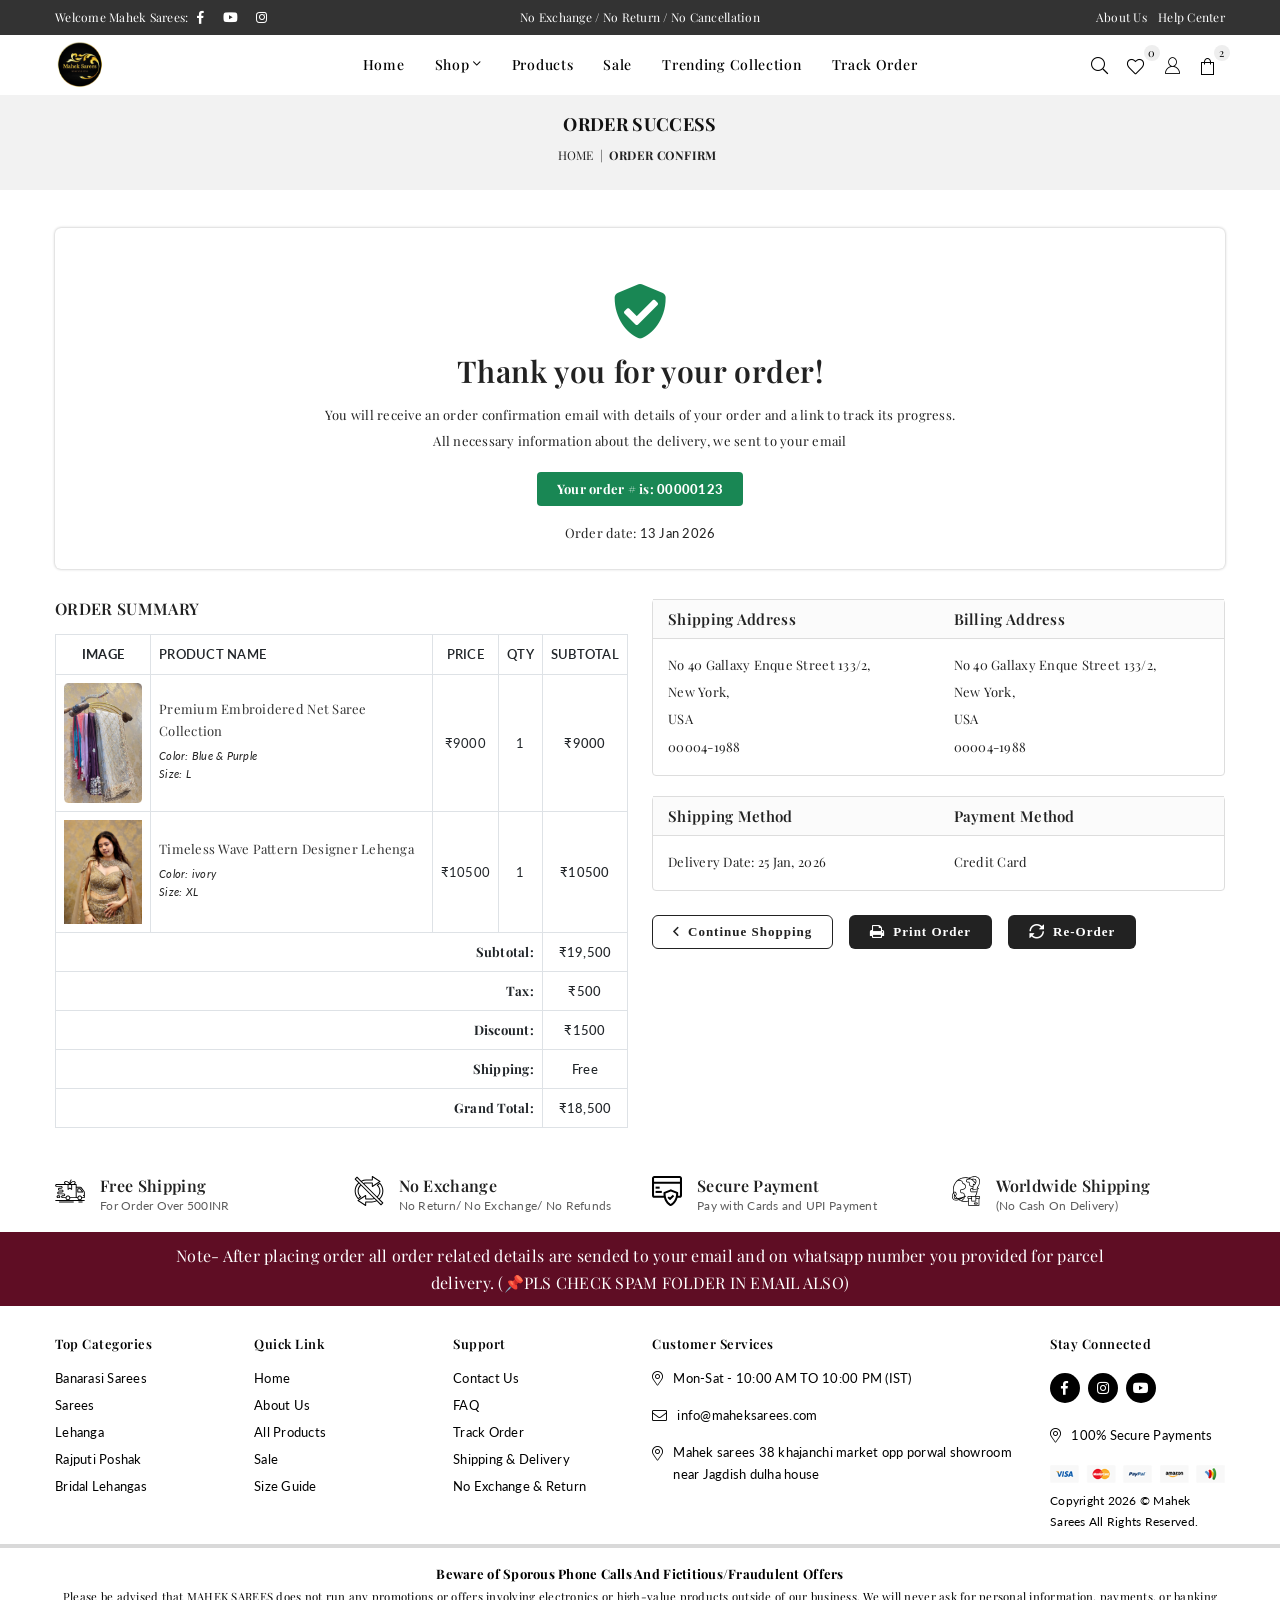
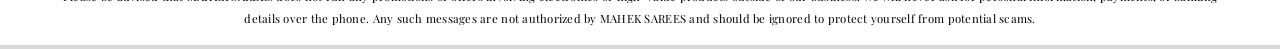
<file: order_success.html>
<!doctype html>
<html lang="en">
   <head>
      <!--Required Meta Tags-->
      <meta charset="utf-8">
      <meta http-equiv="x-ua-compatible" content="ie=edge">
      <meta name="viewport" content="width=device-width, initial-scale=1">
      <meta name="description" content="description">
      <!-- Title Of Site -->
      <title>Mahek Sarees | Order Success</title>
      <!-- Favicon -->
      <!-- Plugins CSS -->
      <link rel="stylesheet" href="assets/css/plugins.css" />
      <!-- Main Style CSS -->
      <link rel="stylesheet" href="assets/css/style.css" />
      <link rel="stylesheet" href="assets/css/responsive.css" />
   </head>
   <body class="template-index index-demo3">
      <!--Page Wrapper-->
      <div class="page-wrapper">
         <!--Header-->
         <div id="header" class="header-3">
            <!--Topbar-->
            <div class="top-bar">
               <div class="container-fluid">
                  <div class="inner d-flex align-items-center">
                     <div class="col-4 col-sm-4 col-md-4 col-lg-4 d-none d-lg-flex d-md-flex">
                        <span class="d-inline me-1">Welcome Mahek Sarees:</span>
                        <ul class="social-icons list-inline align-items-center">
                           <li class="list-inline-item"><a href="#"><i class="an an-facebook" aria-hidden="true"></i><span class="tooltip-label">Facebook</span></a></li>
                           <li class="list-inline-item"><a href="#"><i class="an an-youtube" aria-hidden="true"></i><span class="tooltip-label">youtube</span></a></li>
                           <li class="list-inline-item"><a href="#"><i class="an an-instagram" aria-hidden="true"></i><span class="tooltip-label">Instagram</span></a></li>
                        </ul>
                     </div>
                     <div class="col-12 col-sm-12 col-md-4 col-lg-4 text-center">
                        No Exchange / No Return / No Cancellation
                     </div>
                     <div class="col-4 col-sm-4 col-md-4 col-lg-4 d-none d-lg-block d-md-block text-right">
                        <p class="phone-no m-0 px-2 d-inline-block"><a href="" class="d-flex align-items-center"><span class="pno">About Us</span></a></p>
                        <p class="m-0 d-inline email-id d-none d-xl-inline-block"><a href="" class="d-flex align-items-center"><span class="eno">Help Center</span></a></p>
                     </div>
                  </div>
               </div>
            </div>
            <!--End Topbar-->
            <!--Header Content-->
            <div class="header-main mih-55 classicHeader d-flex align-items-center">
               <div class="container-fluid">
                  <div class="row">
                     <!--Logo / Menu Toggle-->
                     <div class="col-6 col-sm-6 col-md-6 col-lg-2 align-self-center justify-content-start d-flex">
                        <!--Mobile Toggle-->
                        <button type="button" class="btn--link site-header__menu js-mobile-nav-toggle mobile-nav--open me-3 d-lg-none"><i class="icon an an-times-l"></i><i class="icon an an-bars-l"></i></button>
                        <!--End Mobile Toggle-->
                        <!--Logo-->
                        <div class="logo">
                           <a href="index.html">
                           <img src="assets/images/mahek_sarees_logo.svg" class="logo-img default-logo mh-100" alt="" title="" width="50" />
                           </a>
                        </div>
                        <!--End Logo-->
                     </div>
                     <!--End Logo / Menu Toggle-->
                     <!--Main Navigation Desktop-->
                     <div class="col-1 col-sm-1 col-md-1 col-lg-7 col-xl-8 align-self-center d-menu-col">
                        <!--Desktop Menu-->
                        <nav class="grid__item" id="AccessibleNav">
                           <ul id="siteNav" class="site-nav medium right hidearrow">
                              <li class="lvl1 parent"><a href="#">Home </a></li>
                              <li class="lvl1 parent dropdown">
                                 <a href="#">Shop <i class="an an-angle-down-l"></i></a>
                                 <ul class="dropdown">
                                    <li><a href="#" class="site-nav">Sarees</a></li>
                                    <li><a href="#" class="site-nav">Banarasi Sarees</a></li>
                                    <li><a href="#" class="site-nav">Lehanga</a></li>
                                    <li><a href="#" class="site-nav">Rajputi Poshak</a></li>
                                    <li><a href="#" class="site-nav">Bridal Lehanga</a></li>
                                 </ul>
                              </li>
                              <li class="lvl1 parent"><a href="#;">Products </a></li>
                              <li class="lvl1 parent"><a href="#;">Sale </a></li>
                              <li class="lvl1 parent"><a href="#;">Trending Collection</a></li>
                              <li class="lvl1 parent"><a href="#;">Track Order</a></li>
                           </ul>
                        </nav>
                        <!--End Desktop Menu-->                                   
                     </div>
                     <!--End Main Navigation Desktop-->
                     <!--Right Action-->
                     <div class="col-6 col-sm-6 col-md-6 col-lg-3 col-xl-2 align-self-center icons-col text-right d-flex justify-content-end">
                        <!--Search-->
                        <div class="site-search iconset"><i class="icon an an-search-l"></i><span class="tooltip-label">Search</span></div>
                        <!--End Search-->
                        <!--Wishlist-->
                        <div class="wishlist-link iconset">
                           <a href=""><i class="icon an an-heart-l"></i><span class="wishlist-count counter d-flex-center justify-content-center position-absolute translate-middle rounded-circle">0</span><span class="tooltip-label">Wishlist</span></a>
                        </div>
                        <!--End Wishlist-->
                        <!--Setting Dropdown-->
                        <div class="user-link iconset"><i class="icon an an-user"></i><span class="tooltip-label">Account</span></div>
                        <div id="userLinks">
                           <ul class="user-links">
                              <li><a href="">Login</a></li>
                              <li><a href="">Sign Up</a></li>
                           </ul>
                        </div>
                        <!--End Setting Dropdown-->
                        <!--Minicart Drawer-->
                        <div class="header-cart iconset">
                           <a href="#" class="site-header__cart btn-minicart" data-bs-toggle="modal" data-bs-target="#minicart-drawer">
                           <i class="icon an an-sq-bag"></i><span class="site-cart-count counter d-flex-center justify-content-center position-absolute translate-middle rounded-circle">2</span><span class="tooltip-label">Cart</span>
                           </a>
                        </div>
                        <!--End Minicart Drawer-->
                     </div>
                     <!--End Right Action-->
                  </div>
               </div>
               <!--Search Popup-->
               <div id="search-popup" class="search-drawer">
                  <div class="container-fluid px-0">
                     <span class="closeSearch an an-times-l"></span>
                     <form class="form minisearch" id="header-search" action="#" method="get">
                        <label class="label"><span>Search</span></label>
                        <div class="control">
                           <div class="searchField">
                              <div class="input-box">
                                 <button type="submit" title="Search" class="action search" disabled=""><i class="icon an an-search-l"></i></button>
                                 <input type="text" name="q" value="" placeholder="Search by keyword or #" class="input-text">
                              </div>
                           </div>
                        </div>
                     </form>
                  </div>
               </div>
               <!--End Search Popup-->
            </div>
            <!--End Header Content-->
         </div>
         <!--End Header-->
         <!--Mobile Menu-->
         <div class="mobile-nav-wrapper" role="navigation">
            <div class="closemobileMenu"><i class="icon an an-times-l pull-right"></i> Close Menu</div>
            <ul id="MobileNav" class="mobile-nav">
               <li class="lvl1 parent"><a href="#">Home</a></li>
               <li class="lvl1 parent megamenu">
                  <a href="#">Shop <i class="an an-plus-l"></i></a>
                  <ul>
                     <li><a href="#" class="site-nav">Sarees</a></li>
                     <li><a href="#" class="site-nav">Banarasi Sarees</a></li>
                     <li><a href="#" class="site-nav">Lehanga</a></li>
                     <li><a href="#" class="site-nav">Rajputi Poshak</a></li>
                     <li><a href="#" class="site-nav">Bridal Lehanga</a></li>
                  </ul>
               </li>
               <li class="lvl1 parent"><a href="#;">Products </a></li>
               <li class="lvl1 parent"><a href="#;">Sale </a></li>
               <li class="lvl1 parent"><a href="#;">Trending Collection</a></li>
               <li class="lvl1 parent"><a href="#;">Track Order</a></li>
               <li class="acLink"></li>
               <li class="lvl1 bottom-link"><a href="">Login</a></li>
               <li class="lvl1 bottom-link"><a href="">Signup</a></li>
               <li class="lvl1 bottom-link"><a href="">Wishlist</a></li>
               <li class="help bottom-link"><b>NEED HELP?</b><br>Call: +91 525 523 5687</li>
            </ul>
         </div>
         <!--End Mobile Menu-->
         <!--Body Container-->
         <div id="page-content">
            <!--Collection Banner-->
            <div class="collection-header">
               <div class="collection-hero">
                  <div class="collection-hero__image"></div>
                  <div class="collection-hero__title-wrapper container">
                     <h2 class="collection-hero__title">Order Success</h2>
                     <div class="breadcrumbs text-uppercase mt-1 mt-lg-2"><a href="index.html" title="Back to the home page">Home</a><span>|</span><span class="fw-bold">Order Confirm</span></div>
                  </div>
               </div>
            </div>
            <!--End Collection Banner-->
            <!--Main Content-->
                <div class="container">
                    <div class="checkout-success-content py-2">
                        <!--Order Card-->
                        <div class="row">
                            <div class="col-12 col-sm-12 col-md-12 col-lg-12">
                                <div class="checkout-scard card border-0 rounded">
                                    <div class="card-body text-center">
                                        <p class="card-icon"><i class="icon an an-shield-check fs-1"></i></p>
                                        <h4 class="card-title">Thank you for your order!</h4>
                                        <p class="card-text mb-1">You will receive an order confirmation email with details of your order and a link to track its progress.</p>
                                        <p class="card-text mb-1">All necessary information about the delivery, we sent to your email</p>
                                        <p class="card-text text-order badge bg-success my-3">Your order # is: <b class="fm_lato">00000123</b></p>
                                        <p class="card-text mb-0">Order date: <span class="fm_lato">13 Jan 2026</span></p>
                                    </div>
                                </div>
                            </div>
                        </div>
                        <!--End Order Card-->
                        <!--Order Summary-->
                        <div class="row">
                            <div class="col-12 col-sm-12 col-md-12 col-lg-6">
                                <div class="checkout-item-ordered">
                                    <h2 class="fs-6 mb-3">Order Summary</h2>
                                    <div class="table-content table-responsive order-table mb-4">
                                        <table class="table table-bordered align-middle table-hover text-center mb-0">
                                            <thead>
                                                <tr>
                                                    <th class="fw-bold">Image</th>
                                                    <th class="text-start fw-600">Product Name</th>
                                                    <th class="fw-600">Price</th>
                                                    <th class="fw-600">Qty</th>
                                                    <th class="fw-600">Subtotal</th>
                                                </tr>
                                            </thead>
                                            <tbody>
                                                <tr>
                                                    <td class="pro-img"><a href=""><img class="primary blur-up lazyload" src="assets/images/ps3.png" alt="image" title="product" width="80" /></a></td>
                                                    <td class="pro-name text-start">
                                                        <a href="" class="d-block">Premium Embroidered Net Saree Collection</a>
                                                        <div class="cart__meta-text">
                                                            Color: Blue & Purple<br>Size: L<br>
                                                        </div>
                                                    </td>
                                                    <td class="pro-price fm_lato">₹9000</td>
                                                    <td class="pro-qty fm_lato">1</td>
                                                    <td class="pro-total fw-500 fm_lato">₹9000</td>
                                                </tr>
                                                <tr>
                                                    <td class="pro-img"><a href=""><img class="primary blur-up lazyload" src="assets/images/ps10-1.jpg" alt="image" title="product" width="80" /></a></td>
                                                    <td class="pro-name text-start">
                                                        <a href="" class="d-block">Timeless Wave Pattern Designer Lehenga</a>
                                                        <div class="cart__meta-text">
                                                            Color: ivory<br>Size: XL<br>
                                                        </div>
                                                    </td>
                                                    <td class="pro-price fm_lato">₹10500</td>
                                                    <td class="pro-qty fm_lato">1</td>
                                                    <td class="pro-total fw-500 fm_lato">₹10500</td>
                                                </tr>
                                               
                                            </tbody>
                                            <tfoot>
                                                <tr>
                                                    <td colspan="4" class="item subtotal text-end fw-bolder">Subtotal:</td>
                                                    <td class="fw-500 last fm_lato">₹19,500</td>
                                                </tr>
                                                <tr>
                                                    <td colspan="4" class="item tax text-end fw-bolder">Tax:</td>
                                                    <td class="fw-500 last fm_lato">₹500</td>
                                                </tr>
                                                <tr>
                                                    <td colspan="4" class="item discount text-end fw-bolder">Discount:</td>
                                                    <td class="fw-500 last fm_lato">₹1500</td>
                                                </tr>
                                                <tr>
                                                    <td colspan="4" class="item shipping text-end fw-bolder">Shipping:</td>
                                                    <td class="fw-500 last fm_lato">Free</td>
                                                </tr>
                                                <tr>
                                                    <td colspan="4" class="item total text-end fw-bolder">Grand Total:</td>
                                                    <td class="fw-500 last fm_lato">₹18,500</td>
                                                </tr>
                                            </tfoot>
                                        </table>
                                    </div>
                                </div>
                            </div>
                            <div class="col-12 col-sm-12 col-md-12 col-lg-6">
                                <div class="ship-info-details shipping-method-details">
                                    <div class="row g-0">
                                        <div class="col-12 col-sm-6 col-md-6 col-lg-6">
                                            <div class="shipping-details mb-4 mb-sm-0 clearfix">
                                                <h3>Shipping Address</h3>
                                                <p>No 40 Gallaxy Enque Street 133/2,</p>
                                                <p>New York,</p>
                                                <p>USA</p>
                                                <p>00004-1988</p>
                                            </div>
                                        </div>
                                        <div class="col-12 col-sm-6 col-md-6 col-lg-6">
                                            <div class="billing-details clearfix">
                                                <h3>Billing Address</h3>
                                                <p>No 40 Gallaxy Enque Street 133/2,</p>
                                                <p>New York,</p>
                                                <p>USA</p>
                                                <p>00004-1988</p>
                                            </div>
                                        </div>
                                    </div>
                                </div>
                                <div class="ship-info-details billing-payment-details">
                                    <div class="row g-0">
                                        <div class="col-12 col-sm-6 col-md-6 col-lg-6">
                                            <div class="shipping-details mb-4 mb-sm-0 clearfix">
                                                <h3>Shipping Method</h3>
                                                <p>Delivery Date: 25 Jan, 2026</p>
                                            </div>
                                        </div>
                                        <div class="col-12 col-sm-6 col-md-6 col-lg-6">
                                            <div class="billing-details clearfix">
                                                <h3>Payment Method</h3>
                                                <p>Credit Card</p>
                                            </div>
                                        </div>
                                    </div>
                                </div>

                                <div class="d-flex-wrap w-100 mt-4 text-center">
                                    <a href="index.html" class="d-inline-flex align-items-center btn btn-outline-primary rounded me-2 mb-2 me-sm-3"><i class="me-2 icon an an-angle-left-r"></i>Continue Shopping</a>
                                    <button type="button" class="d-inline-flex align-items-center btn rounded me-2 mb-2 me-sm-3"><i class="me-2 icon an an-print"></i>Print Order</button>
                                    <button type="button" class="d-inline-flex align-items-center btn rounded me-2 mb-2 me-sm-3"><i class="me-2 icon an an-sync-ar"></i>Re-Order</button>
                                </div>
                            </div>
                        </div>
                        <!--End Order Summary-->
                    </div>
                </div>
                <!--End Main Content-->
         </div>
         <!--End Body Container-->
         <!--Store Feature-->
         <section class="store-features pb-0 pt-0">
            <div class="container">
               <div class="row store-info">
                  <div class="col-6 col-sm-6 col-md-4 col-lg-3 mb-3 my-sm-3">
                     <a class="d-flex clr-none" href="#">
                        <i class="an"><img src="assets/images/free-shipping.svg" alt=""/></i>
                        <div class="detail">
                           <h5 class="fs-6 mb-0">Free Shipping</h5>
                           <p class="sub-text">For Order Over 500INR</p>
                        </div>
                     </a>
                  </div>
                  <div class="col-6 col-sm-6 col-md-4 col-lg-3 mb-3 my-sm-3">
                     <a class="d-flex clr-none" href="#">
                        <i class="an"><img src="assets/images/nochanges.svg" alt=""/></i>
                        <div class="detail">
                           <h5 class="fs-6 mb-0">No Exchange</h5>
                           <p class="sub-text">No Return/ No Exchange/ No Refunds</p>
                        </div>
                     </a>
                  </div>
                  <div class="col-6 col-sm-6 col-md-4 col-lg-3 mb-3 my-sm-3">
                     <a class="d-flex clr-none" href="#">
                        <i class="an"><img src="assets/images/card-credit.svg" alt=""/></i>
                        <div class="detail">
                           <h5 class="fs-6 mb-0">Secure Payment</h5>
                           <p class="sub-text">Pay with Cards and UPI Payment</p>
                        </div>
                     </a>
                  </div>
                  <div class="col-6 col-sm-6 col-md-4 col-lg-3 mb-1 my-sm-3">
                     <a class="d-flex clr-none" href="#">
                        <i class="an"><img src="assets/images/worldshipping.svg" alt=""/></i>
                        <div class="detail">
                           <h5 class="fs-6 mb-0">Worldwide Shipping</h5>
                           <p class="sub-text">(No Cash On Delivery)</p>
                        </div>
                     </a>
                  </div>
               </div>
            </div>
         </section>
         <!--End Store Feature-->
         <section class="informationBox">
            <div class="container">
               <div class="row align-items-center justify-content-center">
                  <div class="col-md-10">
                     <p> Note- After placing order all order related details are sended to your email and on whatsapp number you provided for parcel delivery. 
                        (📌PLS CHECK SPAM FOLDER IN EMAIL ALSO)
                     </p>
                  </div>
               </div>
            </div>
         </section>
      </div>
      <!--End Body Container-->
      <!--Footer-->
      <div class="footer footer-2">
         <div class="footer-top clearfix">
            <div class="container footer-top">
               <div class="row">
                  <div class="col-12 col-sm-12 col-md-4 col-lg-2 footer-links">
                     <h4 class="h4">Top Categories</h4>
                     <ul>
                        <li><a href="#">Banarasi Sarees</a></li>
                        <li><a href="#">Sarees</a></li>
                        <li><a href="#">Lehanga</a></li>
                        <li><a href="#">Rajputi Poshak</a></li>
                        <li><a href="#">Bridal Lehangas</a></li>
                     </ul>
                  </div>
                  <div class="col-12 col-sm-12 col-md-4 col-lg-2 footer-links">
                     <h4 class="h4">Quick Link</h4>
                     <ul>
                        <li><a href="#">Home</a></li>
                        <li><a href="#">About Us</a></li>
                        <li><a href="#">All Products</a></li>
                        <li><a href="#">Sale</a></li>
                        <li><a href="#">Size Guide</a></li>
                     </ul>
                  </div>
                  <div class="col-12 col-sm-12 col-md-4 col-lg-2 footer-links">
                     <h4 class="h4">Support</h4>
                     <ul>
                        <li><a href="#">Contact Us</a></li>
                        <li><a href="#">FAQ</a></li>
                        <li><a href="#">Track Order</a></li>
                        <li><a href="#">Shipping & Delivery</a></li>
                        <li><a href="#">No Exchange & Return</a></li>
                     </ul>
                  </div>
                  <div class="col-12 col-sm-12 col-md-3 col-lg-4 footer-contact">
                     <h4 class="h4">Customer Services</h4>
                     <p class="address d-flex align-items-center"><i class="an an-map-marker-al"></i> Mon-Sat - 10:00 AM TO 10:00 PM (IST)</p>
                     <p class="email d-flex align-items-center"><i class="an an-envelope-l"></i> info@maheksarees.com</p>
                     <p class="address d-flex align-items-start"><i class="an an-map-marker-al topR"></i> Mahek sarees 38 khajanchi market opp porwal  showroom near Jagdish dulha house</p>
                  </div>
                  <div class="col-12 col-sm-12 col-md-3 col-lg-2 footer-links footer-contact">
                     <h4 class="h4">Stay Connected</h4>
                     <ul class="list-inline social-icons mt-3 mb-3">
                        <li class="list-inline-item"><a href="#" data-bs-toggle="tooltip" data-bs-placement="top" title="Facebook"><i class="an an-facebook" aria-hidden="true"></i></a></li>
                        <li class="list-inline-item"><a href="#" data-bs-toggle="tooltip" data-bs-placement="top" title="Instagram"><i class="an an-instagram" aria-hidden="true"></i></a></li>
                        <li class="list-inline-item"><a href="#" data-bs-toggle="tooltip" data-bs-placement="top" title="Youtube"><i class="an an-youtube" aria-hidden="true"></i></a></li>
                     </ul>
                     <p class="address d-flex align-items-center"><i class="an an-map-marker-al"></i> 100% Secure Payments</p>
                     <img src="assets/images/payment.png" alt="Paypal Visa Payments"/>
                     <div class="copytext mb-2 pb-1 mt-2">Copyright 2026 © Mahek Sarees All Rights Reserved.</div>
                  </div>
               </div>
            </div>
         </div>
      </div>
      <div class="footer footer-2">
         <div class="footer-top clearfix">
            <div class="container footer-top pt-0 pb-3">
               <div class="row align-items-center justify-content-center">
                  <div class="col-12 col-sm-12 col-md-12 col-lg-12">
                     <p class="mb-0 text-center"><b>Beware of Sporous Phone Calls And Fictitious/Fraudulent Offers</b></p>
                     <p class="mb-0 text-center"><small>Please be advised that MAHEK SAREES does not run any promotions or offers involving electronics or high-value products outside of our business. We will never ask for personal information, payments, 
                        or banking details over the phone. Any such messages are not authorized by MAHEK SAREES and should be ignored to protect yourself from potential scams.</small>
                     </p>
                  </div>
               </div>
            </div>
         </div>
      </div>
      <!--End Footer-->
      <!-- Including Jquery -->
      <script src="assets/js/jquery-min.js"></script>
      <script src="assets/js/js.cookie.js"></script>
      <!--Including Javascript-->
      <script src="assets/js/plugins.js"></script>
      <script src="assets/js/main.js"></script>
      </div>
      <!--End Page Wrapper-->
   </body>
</html>
</file>
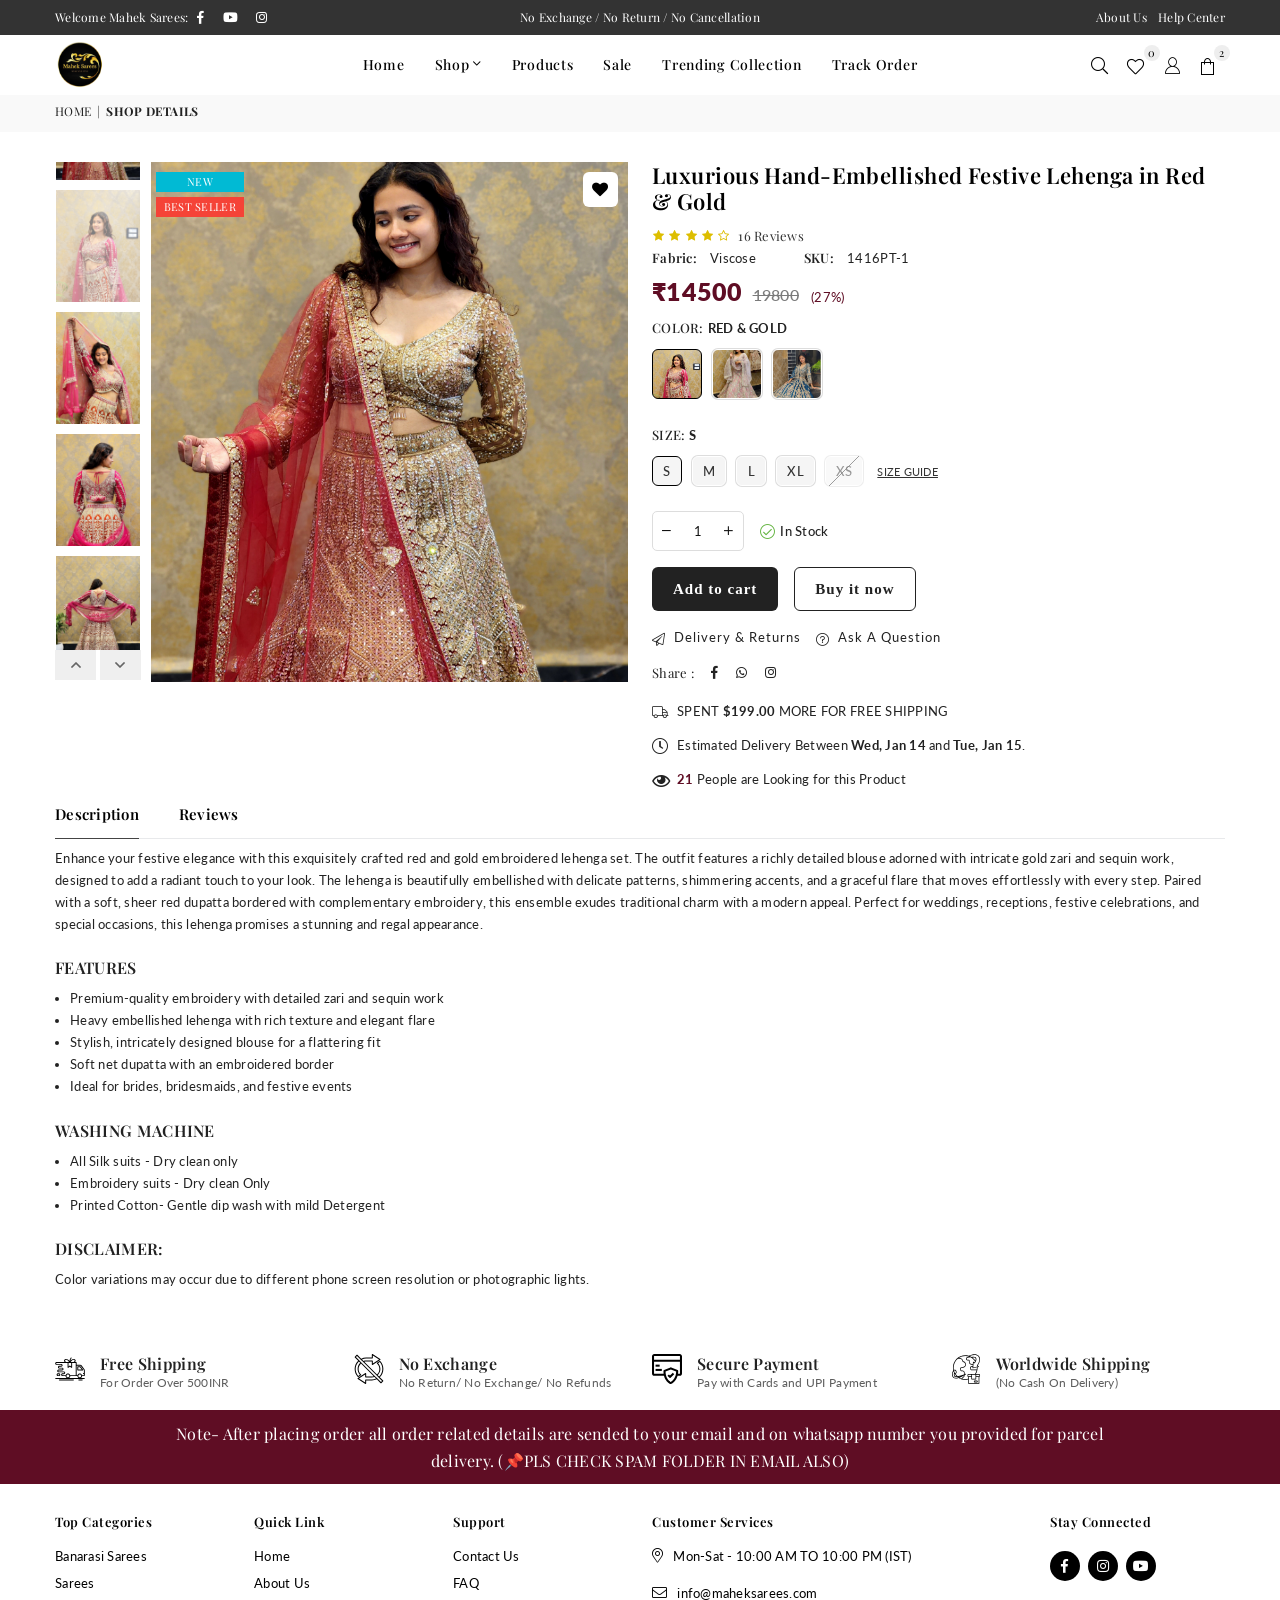
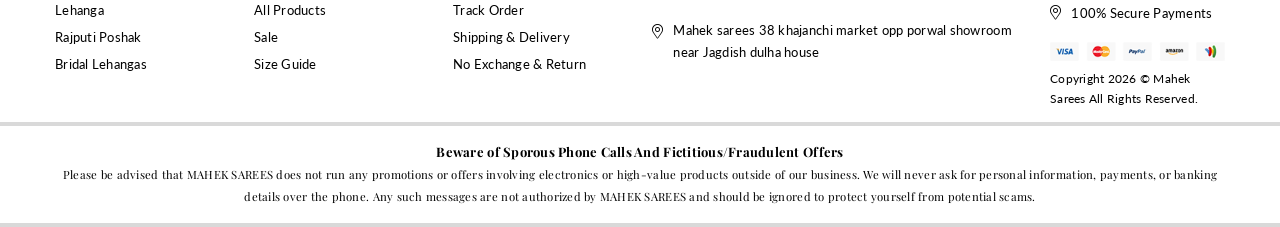
<file: product_detail.html>
<!doctype html>
<html lang="en">
<head>
        <!--Required Meta Tags-->
        <meta charset="utf-8">
        <meta http-equiv="x-ua-compatible" content="ie=edge">
        <meta name="viewport" content="width=device-width, initial-scale=1">
        <meta name="description" content="description">
        <!-- Title Of Site -->
        <title>Mahek Sarees | Product Detail</title>
        <!-- Favicon -->
  
        <!-- Plugins CSS -->
        <link rel="stylesheet" href="assets/css/plugins.css" />
        <!-- Main Style CSS -->
        <link rel="stylesheet" href="assets/css/style.css" />
        <link rel="stylesheet" href="assets/css/responsive.css" />
    </head>

    <body class="template-index index-demo3">
       
        <!--Page Wrapper-->
        <div class="page-wrapper">
            <!--Header-->
            <div id="header" class="header-3">
                <!--Topbar-->
                <div class="top-bar">
                    <div class="container-fluid">
                        <div class="inner d-flex align-items-center">
                            <div class="col-4 col-sm-4 col-md-4 col-lg-4 d-none d-lg-flex d-md-flex">
                                <span class="d-inline me-1">Welcome Mahek Sarees:</span>
                                <ul class="social-icons list-inline align-items-center">
                                    <li class="list-inline-item"><a href="#"><i class="an an-facebook" aria-hidden="true"></i><span class="tooltip-label">Facebook</span></a></li>
                                    <li class="list-inline-item"><a href="#"><i class="an an-youtube" aria-hidden="true"></i><span class="tooltip-label">youtube</span></a></li>
                                    <li class="list-inline-item"><a href="#"><i class="an an-instagram" aria-hidden="true"></i><span class="tooltip-label">Instagram</span></a></li>
                                </ul>
                            </div>
                            <div class="col-12 col-sm-12 col-md-4 col-lg-4 text-center">
                                No Exchange / No Return / No Cancellation
                            </div>
                            <div class="col-4 col-sm-4 col-md-4 col-lg-4 d-none d-lg-block d-md-block text-right">
								<p class="phone-no m-0 px-2 d-inline-block"><a href="" class="d-flex align-items-center"><span class="pno">About Us</span></a></p>
								<p class="m-0 d-inline email-id d-none d-xl-inline-block"><a href="" class="d-flex align-items-center"><span class="eno">Help Center</span></a></p>
                            </div>
                        </div>
                    </div>
                </div>
                <!--End Topbar-->

                <!--Header Content-->
                <div class="header-main mih-55 classicHeader d-flex align-items-center">
                    <div class="container-fluid">        
                        <div class="row">
                            <!--Logo / Menu Toggle-->
                            <div class="col-6 col-sm-6 col-md-6 col-lg-2 align-self-center justify-content-start d-flex">
                                <!--Mobile Toggle-->
                                <button type="button" class="btn--link site-header__menu js-mobile-nav-toggle mobile-nav--open me-3 d-lg-none"><i class="icon an an-times-l"></i><i class="icon an an-bars-l"></i></button>
                                <!--End Mobile Toggle-->
                                <!--Logo-->
                                <div class="logo">
                                    <a href="index.html">
                                        <img src="assets/images/mahek_sarees_logo.svg" class="logo-img default-logo mh-100" alt="" title="" width="50" />
                                        
                                    </a>
                                </div>
                                <!--End Logo-->
                            </div>
                            <!--End Logo / Menu Toggle-->
                            <!--Main Navigation Desktop-->
                            <div class="col-1 col-sm-1 col-md-1 col-lg-7 col-xl-8 align-self-center d-menu-col">                              
                                <!--Desktop Menu-->
                                <nav class="grid__item" id="AccessibleNav">
                                    <ul id="siteNav" class="site-nav medium right hidearrow">
                                        <li class="lvl1 parent"><a href="#">Home </a></li>
                                        <li class="lvl1 parent dropdown">
										   <a href="#">Shop <i class="an an-angle-down-l"></i></a>
                                            <ul class="dropdown">
                                                <li><a href="#" class="site-nav">Sarees</a></li>
                                                <li><a href="#" class="site-nav">Banarasi Sarees</a></li>
                                                <li><a href="#" class="site-nav">Lehanga</a></li>
                                                <li><a href="#" class="site-nav">Rajputi Poshak</a></li>
                                                <li><a href="#" class="site-nav">Bridal Lehanga</a></li>
                                            </ul>
                                        </li>
										<li class="lvl1 parent"><a href="#;">Products </a></li>
										<li class="lvl1 parent"><a href="#;">Sale </a></li>
										<li class="lvl1 parent"><a href="#;">Trending Collection</a></li>
										<li class="lvl1 parent"><a href="#;">Track Order</a></li>
                                    </ul>
                                </nav>                                                     
                                <!--End Desktop Menu-->                                   
                            </div>
                            <!--End Main Navigation Desktop-->
                            <!--Right Action-->
                            <div class="col-6 col-sm-6 col-md-6 col-lg-3 col-xl-2 align-self-center icons-col text-right d-flex justify-content-end">
                                <!--Search-->
                                <div class="site-search iconset"><i class="icon an an-search-l"></i><span class="tooltip-label">Search</span></div>
                                <!--End Search-->
                                <!--Wishlist-->
                                <div class="wishlist-link iconset">
                                    <a href=""><i class="icon an an-heart-l"></i><span class="wishlist-count counter d-flex-center justify-content-center position-absolute translate-middle rounded-circle">0</span><span class="tooltip-label">Wishlist</span></a>
                                </div>
                                <!--End Wishlist-->
                                <!--Setting Dropdown-->
                                <div class="user-link iconset"><i class="icon an an-user"></i><span class="tooltip-label">Account</span></div>
                                <div id="userLinks">
                                    <ul class="user-links">
                                        <li><a href="">Login</a></li>
                                        <li><a href="">Sign Up</a></li>
                                    </ul>
                                </div>
                                <!--End Setting Dropdown-->
                                <!--Minicart Drawer-->
                                <div class="header-cart iconset">
                                    <a href="#" class="site-header__cart btn-minicart" data-bs-toggle="modal" data-bs-target="#minicart-drawer">
                                        <i class="icon an an-sq-bag"></i><span class="site-cart-count counter d-flex-center justify-content-center position-absolute translate-middle rounded-circle">2</span><span class="tooltip-label">Cart</span>
                                    </a>
                                </div>
                                <!--End Minicart Drawer-->
                               
                            </div>
                            <!--End Right Action-->
                        </div>
                    </div>
                    <!--Search Popup-->
                    <div id="search-popup" class="search-drawer">
                        <div class="container-fluid px-0">
                            <span class="closeSearch an an-times-l"></span>
                            <form class="form minisearch" id="header-search" action="#" method="get">
                                <label class="label"><span>Search</span></label>
                                <div class="control">
                                    <div class="searchField">
                                        <div class="input-box">
                                            <button type="submit" title="Search" class="action search" disabled=""><i class="icon an an-search-l"></i></button>
                                            <input type="text" name="q" value="" placeholder="Search by keyword or #" class="input-text">
                                        </div>
                                    </div>
                                </div>
                            </form>
                        </div>
                    </div>
                    <!--End Search Popup-->
                </div>
                <!--End Header Content-->
            </div>
            <!--End Header-->
            <!--Mobile Menu-->
            <div class="mobile-nav-wrapper" role="navigation">
                <div class="closemobileMenu"><i class="icon an an-times-l pull-right"></i> Close Menu</div>
                <ul id="MobileNav" class="mobile-nav">
                    <li class="lvl1 parent"><a href="#">Home</a></li>
                    <li class="lvl1 parent megamenu"><a href="#">Shop <i class="an an-plus-l"></i></a>
                        <ul>
                            <li><a href="#" class="site-nav">Sarees</a></li>
                            <li><a href="#" class="site-nav">Banarasi Sarees</a></li>
                            <li><a href="#" class="site-nav">Lehanga</a></li>
                            <li><a href="#" class="site-nav">Rajputi Poshak</a></li>
                            <li><a href="#" class="site-nav">Bridal Lehanga</a></li>
                        </ul>
                    </li>
                    <li class="lvl1 parent"><a href="#;">Products </a></li>
					<li class="lvl1 parent"><a href="#;">Sale </a></li>
					<li class="lvl1 parent"><a href="#;">Trending Collection</a></li>
					<li class="lvl1 parent"><a href="#;">Track Order</a></li>
                 
                    <li class="acLink"></li>
                    <li class="lvl1 bottom-link"><a href="">Login</a></li>
                    <li class="lvl1 bottom-link"><a href="">Signup</a></li>
                    <li class="lvl1 bottom-link"><a href="">Wishlist</a></li>
                    <li class="help bottom-link"><b>NEED HELP?</b><br>Call: +91 525 523 5687</li>
                </ul>
            </div>
            <!--End Mobile Menu-->

            <!--Body Container-->
            <div id="page-content">
               
			   
			    <!--Breadcrumbs-->
                <div class="breadcrumbs-wrapper text-uppercase fixedTopBreadcamo">
                    <div class="container">
                        <div class="breadcrumbs"><a href="index.html" title="Back to the home page">Home</a><span>|</span><span class="fw-bold">Shop Details</span></div>
                    </div>
                </div>
                <!--End Breadcrumbs-->
				
				
				<!--Main Content-->
                <div class="container mb-5">
                    <!--Product Content-->
                    <div class="product-single">
                        <div class="row">
                            <div class="col-lg-6 col-md-5 col-sm-12 col-12">
                                <div class="product-details-img thumb-left clearfix d-flex-wrap mb-3 mb-md-0">
                                    <div class="product-thumb">
                                        <div id="gallery" class="product-dec-slider-2 product-tab-left">
                                            <a data-image="assets/images/pd1.jpg" data-zoom-image="assets/images/pd1.jpg" class="slick-slide slick-cloned active">
                                                <img class="blur-up lazyload" data-src="assets/images/pd1.jpg" src="assets/images/pd1.jpg" alt="product" />
                                            </a>
                                            <a data-image="assets/images/pd2.jpg" data-zoom-image="assets/images/pd2.jpg" class="slick-slide slick-cloned">
                                                <img class="blur-up lazyload" data-src="assets/images/pd2.jpg" src="assets/images/pd2.jpg" alt="product" />
                                            </a>
                                            <a data-image="assets/images/pd3.jpg" data-zoom-image="assets/images/pd3.jpg" class="slick-slide slick-cloned">
                                                <img class="blur-up lazyload" data-src="assets/images/pd3.jpg" src="assets/images/pd3.jpg" alt="product" />
                                            </a>
                                            <a data-image="assets/images/pd4.jpg" data-zoom-image="assets/images/pd4.jpg" class="slick-slide slick-cloned">
                                                <img class="blur-up lazyload" data-src="assets/images/pd4.jpg" src="assets/images/pd4.jpg" alt="product" />
                                            </a>
                                            <a data-image="assets/images/pd5.jpg" data-zoom-image="assets/images/pd5.jpg" class="slick-slide slick-cloned">
                                                <img class="blur-up lazyload" data-src="assets/images/pd5.jpg" src="assets/images/pd5.jpg" alt="product" />
                                            </a>
                                            <a data-image="assets/images/pd6.jpg" data-zoom-image="assets/images/pd6.jpg" class="slick-slide slick-cloned">
                                                <img class="blur-up lazyload" data-src="assets/images/pd6.jpg" src="assets/images/pd6.jpg" alt="product" />
                                            </a>
                                        </div>
                                    </div>
                                    <div class="zoompro-wrap product-zoom-right">
                                        <div class="zoompro-span"><img id="zoompro" class="zoompro productDe_BigImg" src="assets/images/pd6.jpg" data-zoom-image="assets/images/pd6.jpg" alt="product" /></div>
                                        <div class="product-labels"><span class="lbl pr-label1">new</span><span class="lbl on-sale">Best seller</span></div>
                                        <div class="product-wish"><a class="wishIcon wishlist rounded m-0" href=""><i class="icon an an-heart"></i><span class="tooltip-label left">Available in Wishlist</span></a></div>
                                        
                                    </div>
                                  
                                </div>
                            </div>
							
							
							<div class="col-lg-6 col-md-6 col-sm-12 col-12">
                                <!-- Product Info -->
                                <div class="product-single__meta mb-0">
                                    <h1 class="product-single__title">Luxurious Hand-Embellished Festive Lehenga in Red & Gold</h1>
                                    <!-- Product Reviews -->
                                    <div class="product-review mb-0"><a class="reviewLink d-flex-center" href="#reviews"><i class="an an-star"></i><i class="an an-star mx-1"></i><i class="an an-star"></i><i class="an an-star mx-1"></i><i class="an an-star-o"></i><span class="spr-badge-caption ms-2">16 Reviews</span></a></div>
                                    <!-- End Product Reviews -->
                                    <!-- Product Info -->
                                    <div class="product-info d-flex gap-5 mb-0">
                                        <p class="product-type">Fabric: <span>Viscose</span></p>  
                                        <p class="product-sku">SKU: <span class="variant-sku">1416PT-1</span></p>
                                    </div>
                                    <!-- End Product Info -->
                                    <!-- Product Price -->
                                    <div class="product-single__price pb-1">
                                        <span class="visually-hidden">Regular price</span>
                                        <span class="product-price__sale--single">
                                            <span class="product-price__price product-price__sale">₹14500</span><span class="product-price-old-price">19800</span>   
                                            <span class="discount-badge"><span class="off ms-1">(<span>27</span>%)</span></span> 
                                        </span>
                                    </div>
                                    <!-- End Product Price -->
                                   
                                  
                                </div>
                                <!-- End Product Info -->
                                <!-- Product Form -->
                                <form method="post" action="#" class="product-form hidedropdown">
                                    <!-- Swatches Color -->
                                    <div class="swatches-image swatch clearfix swatch-0 option1" data-option-index="0">
                                        <div class="product-form__item">
                                            <label class="label d-flex">Color:<span class="required d-none">*</span><span class="slVariant ms-1 fw-bold">Red & Gold</span></label>
                                            <ul class="swatches d-flex-wrap list-unstyled clearfix">
                                                <li data-value="Pink" class="swatch-element color green available active">
                                                    <label class="swatchLbl rounded color xlarge green" title="" style="background-image: url(./assets/images/pd1.jpg);"></label>
                                                    <span class="tooltip-label top">Pink</span>
                                                </li>
                                                <li data-value="Peach" class="swatch-element color peach available">
                                                    <label class="swatchLbl rounded color xlarge green" title="" style="background-image: url(./assets/images/product-6-1.jpg);"></label>
                                                    <span class="tooltip-label top">Peach</span>
                                                </li>
                                                <li data-value="White" class="swatch-element color white available">
                                                    <label class="swatchLbl rounded color xlarge green" title="" style="background-image: url(./assets/images/ps11.png);"></label>
                                                    <span class="tooltip-label top">White</span>
                                                </li>
                                               
                                            </ul>
                                        </div>
                                    </div>
                                    <!-- End Swatches Color -->
                                    <!-- Swatches Size -->
                                    <div class="swatch clearfix swatch-1 option2" data-option-index="1">
                                        <div class="product-form__item">
                                            <label class="label d-flex">Size:<span class="required d-none">*</span><span class="slVariant ms-1 fw-bold">S</span></label>
                                            <ul class="swatches-size d-flex-center list-unstyled clearfix">
                                                <li data-value="S" class="swatch-element s available active">
                                                    <label class="swatchLbl rounded medium" title="S">S</label><span class="tooltip-label">S</span>
                                                </li>
                                                <li data-value="M" class="swatch-element m available">
                                                    <label class="swatchLbl rounded medium" title="M">M</label><span class="tooltip-label">M</span>
                                                </li>
                                                <li data-value="L" class="swatch-element l available">
                                                    <label class="swatchLbl rounded medium" title="L">L</label><span class="tooltip-label">L</span>
                                                </li>
                                                <li data-value="XL" class="swatch-element xl available">
                                                    <label class="swatchLbl rounded medium" title="XL">XL</label><span class="tooltip-label">XL</span>
                                                </li>
                                                <li data-value="XS" class="swatch-element xs soldout">
                                                    <label class="swatchLbl rounded medium" title="XS">XS</label><span class="tooltip-label">XS</span>
                                                </li>
                                                <li class="ms-1"><a href="#sizechart" class="sizelink link-underline text-uppercase"><i class="icon an an-ruler d-none"></i> Size Guide</a></li>
                                            </ul>
                                        </div>
                                    </div>
                                    <!-- End Swatches Size -->
                                    <!-- Product Action -->
                                    <div class="product-action w-100 clearfix">
                                        <div class="product-form__item--quantity d-flex-center mb-3">
                                            <div class="qtyField">
                                                <a class="qtyBtn minus" href="javascript:void(0);"><i class="icon an an-minus-r" aria-hidden="true"></i></a>
                                                <input type="text" name="quantity" value="1" class="product-form__input qty">
                                                <a class="qtyBtn plus" href="javascript:void(0);"><i class="icon an an-plus-r" aria-hidden="true"></i></a>
                                            </div>
                                            <div class="pro-stockLbl ms-3">
                                                <span class="d-flex-center stockLbl instock"><i class="icon an an-check-cil"></i><span> In stock</span></span>
                                                <span class="d-flex-center stockLbl preorder d-none"><i class="icon an an-clock-r"></i><span> Pre-order Now</span></span>
                                                <span class="d-flex-center stockLbl outstock d-none"><i class="icon an an-times-cil"></i> <span>Sold out</span></span>
                                                <span class="d-flex-center stockLbl lowstock d-none" data-qty="15"><i class="icon an an-exclamation-cir"></i><span> Order now, Only  <span class="items">10</span>  left!</span></span>
                                            </div>
                                        </div>
                                        <div class="d-flex gap-3">
											<div class="product-form__item--submit">
												<button type="submit" name="add" class="btn rounded product-form__cart-submit"><span>Add to cart</span></button>
												<button type="submit" name="add" class="btn rounded product-form__sold-out d-none" disabled="disabled">Sold out</button>
											</div>
											<div class="product-form__item--buyit clearfix">
												<button type="button" class="btn rounded btn-outline-primary proceed-to-checkout">Buy it now</button>
											</div>
										</div>
										
                                        <div class="agree-check customCheckbox clearfix d-none">
                                            <input id="prTearm" name="tearm" type="checkbox" value="tearm" required />
                                            <label for="prTearm">I agree with the terms and conditions</label>
                                        </div>
                                    </div>
                                    <!-- End Product Action -->
                                    <!-- Product Info link -->
                                    <p class="infolinks d-flex-center mt-2 mb-3">
                                        <a class="btn add-to-wishlist d-none" href="my-wishlist.html"><i class="icon an an-heart-l me-1" aria-hidden="true"></i> <span>Add to Wishlist</span></a>
                                        <a class="btn shippingInfo" href="#ShippingInfo"><i class="icon an an-paper-l-plane me-1"></i> Delivery &amp; Returns</a>
                                        <a class="btn emaillink me-0" href="#productInquiry"> <i class="icon an an-question-cil me-1"></i> Ask A Question</a>
                                    </p>
                                    <!-- End Product Info link -->
                                </form>
                                <!-- End Product Form -->
                                <!-- Social Sharing -->
                                <div class="social-sharing d-flex-center mb-3">
                                    <span class="sharing-lbl me-2">Share :</span>
                                    <a href="#" class="d-flex-center btn btn-link btn--share share-facebook" data-bs-toggle="tooltip" data-bs-placement="top" title="Share on Facebook"><i class="icon an an-facebook mx-1"></i><span class="share-title d-none">Facebook</span></a>
                                    <a href="#" class="d-flex-center btn btn-link btn--share share-whatsapp" data-bs-toggle="tooltip" data-bs-placement="top" title="Whatsapp on Twitter"><i class="icon an an-whatsapp mx-1"></i><span class="share-title d-none">Whatsapp</span></a>
                                    <a href="#" class="d-flex-center btn btn-link btn--share share-instagram" data-bs-toggle="tooltip" data-bs-placement="top" title="Share on Instagram"><i class="icon an an-instagram mx-1"></i><span class="share-title d-none">Instagram</span></a>
                                </div>
                                <!-- End Social Sharing -->
                                <!-- Product Info -->
                                <div class="freeShipMsg" data-price="199"><i class="icon an an-truck" aria-hidden="true"></i>SPENT <b class="freeShip"><span class="money" data-currency-usd="$199.00" data-currency="USD">$199.00</span></b> MORE FOR FREE SHIPPING</div>
                                <div class="shippingMsg"><i class="icon an an-clock-r" aria-hidden="true"></i>Estimated Delivery Between <b id="fromDate">Wed, Jan 14</b> and <b id="toDate">Tue, Jan 15</b>.</div>
                                <div class="userViewMsg" data-user="20" data-time="11000"><i class="icon an an-eye-r" aria-hidden="true"></i><strong class="uersView">21</strong> People are Looking for this Product</div>
                               
                                <!-- End Product Info -->
                            </div>
                          <!--Product Content-->
						  
						   <!--Product Tabs-->
                    <div class="tabs-listing mt-0 template-product">
                        <ul class="product-tabs list-unstyled d-flex-wrap border-bottom m-0 d-none d-md-flex mb-2">
                            <li rel="description" class="active"><a class="tablink">Description</a></li>
                            <li rel="reviews"><a class="tablink">Reviews</a></li>
                        </ul>
                        <div class="tab-container">
                            <h3 class="tabs-ac-style d-md-none active" rel="description">Description</h3>
                            <div id="description" class="tab-content">
                                <div class="product-description">
                                    <div class="row">
                                        <div class="col-12 col-sm-12 col-md-12 col-lg-12 mb-4 mb-md-0">
                                            <p>Enhance your festive elegance with this exquisitely crafted red and gold embroidered lehenga set. The outfit features a richly detailed blouse adorned with intricate gold zari and sequin work, designed to add a radiant touch to your look. The lehenga is beautifully embellished with delicate patterns, shimmering accents, and a graceful flare that moves effortlessly with every step. Paired with a soft, sheer red dupatta bordered with complementary embroidery, this ensemble exudes traditional charm with a modern appeal. Perfect for weddings, receptions, festive celebrations, and special occasions, this lehenga promises a stunning and regal appearance.</p>
											
                                            <h4 class="pt-2 text-uppercase">Features</h4>
                                            <ul>
                                                <li>Premium-quality embroidery with detailed zari and sequin work</li>
                                                <li>Heavy embellished lehenga with rich texture and elegant flare</li>
                                                <li>Stylish, intricately designed blouse for a flattering fit</li>
                                                <li>Soft net dupatta with an embroidered border</li>
												<li>Ideal for brides, bridesmaids, and festive events</li>
                                            </ul>
                                            <h4 class="pt-2 text-uppercase">Washing Machine</h4>
                                            <ul>
                                                <li>All Silk suits - Dry clean only</li>
                                                <li>Embroidery suits - Dry clean Only</li>
                                                <li>Printed Cotton- Gentle dip wash with mild Detergent</li>
                                            </ul>
											<h4 class="pt-2 text-uppercase">Disclaimer: </h4>
                                            <p>Color variations may occur due to different phone screen resolution or photographic lights.</p>
                                        </div>
                                    </div>
                                </div>
                            </div>


                            <h3 class="tabs-ac-style d-md-none" rel="reviews">Review</h3>
                            <div id="reviews" class="tab-content">
                                <div class="row">
                                    <div class="col-12 col-sm-12 col-md-12 col-lg-12">
                                        <div class="spr-header clearfix d-flex-center justify-content-between">
                                            <div class="product-review d-flex-center me-auto">
                                                <a class="reviewLink" href="#"><i class="icon an an-star"></i><i class="icon an an-star mx-1"></i><i class="icon an an-star"></i><i class="icon an an-star mx-1"></i><i class="icon an an-star-o"></i></a>
                                                <span class="spr-summary-actions-togglereviews ms-2">Based on 6 reviews 234</span>
                                            </div>
                                            <div class="spr-summary-actions mt-3 mt-sm-0">
                                                <a href="#" class="spr-summary-actions-newreview write-review-btn btn rounded"><i class="icon an-1x an an-pencil-alt me-2"></i>Write a review</a>
                                            </div>
                                        </div>

                                        <form method="post" action="#" class="product-review-form new-review-form mb-4">
                                            <h4 class="spr-form-title text-uppercase">Write A Review</h4>
                                            <fieldset class="spr-form-contact">
                                                <div class="spr-form-contact-name form-group">
                                                    <label class="spr-form-label" for="nickname">Name <span class="required">*</span></label>
                                                    <input class="spr-form-input spr-form-input-text" id="nickname" type="text" name="name" placeholder="John smith" required />
                                                </div>
                                                <div class="spr-form-contact-email form-group">
                                                    <label class="spr-form-label" for="email">Email <span class="required">*</span></label>
                                                    <input class="spr-form-input spr-form-input-email " id="email" type="email" name="email" placeholder="info@example.com" required />
                                                </div>
                                                <div class="spr-form-review-rating form-group">
                                                    <label class="spr-form-label">Rating</label>
                                                    <div class="product-review pt-1">
                                                        <div class="review-rating">
                                                            <input type="radio" name="rating" id="rating-5"><label for="rating-5"></label>
                                                            <input type="radio" name="rating" id="rating-4"><label for="rating-4"></label>
                                                            <input type="radio" name="rating" id="rating-3"><label for="rating-3"></label>
                                                            <input type="radio" name="rating" id="rating-2"><label for="rating-2"></label>
                                                            <input type="radio" name="rating" id="rating-1"><label for="rating-1"></label>
                                                        </div>
                                                        <a class="reviewLink d-none" href="#"><i class="icon an an-star-o"></i><i class="icon an an-star-o mx-1"></i><i class="icon an an-star-o"></i><i class="icon an an-star-o mx-1"></i><i class="icon an an-star-o"></i></a>
                                                    </div>
                                                </div>
                                                <div class="spr-form-review-title form-group">
                                                    <label class="spr-form-label" for="review">Review Title </label>
                                                    <input class="spr-form-input spr-form-input-text " id="review" type="text" name="review" placeholder="Give your review a title" />
                                                </div>
                                                <div class="spr-form-review-body form-group">
                                                    <label class="spr-form-label" for="message">Body of Review <span class="spr-form-review-body-charactersremaining">(1500) characters remaining</span></label>
                                                    <div class="spr-form-input">
                                                        <textarea class="spr-form-input spr-form-input-textarea" name="message" rows="5" placeholder="Write your comments here"></textarea>
                                                    </div>
                                                </div>
                                            </fieldset>
                                            <div class="spr-form-actions clearfix">
                                                <input type="submit" class="btn btn-primary rounded spr-button spr-button-primary" value="Submit Review">
                                            </div>
                                        </form>
                                    </div>
                                    <div class="col-12 col-sm-12 col-md-12 col-lg-12">
                                        <div class="spr-reviews">
                                            <h4 class="spr-form-title text-uppercase mb-3">Customer Reviews</h4>
                                            <div class="review-inner">
                                                <div class="spr-review">
                                                    <div class="spr-review-header">
                                                        <span class="product-review spr-starratings"><span class="reviewLink"><i class="icon an an-star"></i><i class="icon an an-star mx-1"></i><i class="icon an an-star"></i><i class="icon an an-star mx-1"></i><i class="icon an an-star-o"></i></span></span>
                                                        <h5 class="spr-review-header-title mt-1">Lorem ipsum dolor sit amet</h5>
                                                        <span class="spr-review-header-byline"><strong>Avone</strong> on <strong>Apr 09, 2021</strong></span>
                                                    </div>
                                                    <div class="spr-review-content">
                                                        <p class="spr-review-content-body">Lorem ipsum dolor sit amet, consectetur adipiscing elit, sed do eiusmod tempor incididunt ut labore et dolore magna aliqua. Ut enim ad minim veniam, quis nostrud exercitation ullamco laboris nisi ut aliquip ex ea commodo consequat.</p>
                                                    </div>
                                                </div>
                                                <div class="spr-review">
                                                    <div class="spr-review-header">
                                                        <span class="product-review spr-starratings"><span class="reviewLink"><i class="icon an an-star"></i><i class="icon an an-star mx-1"></i><i class="icon an an-star"></i><i class="icon an an-star-o mx-1"></i><i class="icon an an-star-o"></i></span></span>
                                                        <h5 class="spr-review-header-title mt-1">Simply text of the printing</h5>
                                                        <span class="spr-review-header-byline"><strong>Diva</strong> on <strong>May 30, 2021</strong></span>
                                                    </div>

                                                    <div class="spr-review-content">
                                                        <p class="spr-review-content-body">Sed ut perspiciatis unde omnis iste natus error sit voluptatem accusantium doloremque laudantium, totam rem aperiam, eaque ipsa quae ab illo inventore veritatis et quasi architecto beatae vitae dicta sunt explicabo.
                                                        </p>
                                                    </div>
                                                </div>
                                                <div class="spr-review">
                                                    <div class="spr-review-header">
                                                        <span class="product-review spr-starratings"><span class="reviewLink"><i class="icon an an-star"></i><i class="icon an an-star mx-1"></i><i class="icon an an-star-o"></i><i class="icon an an-star-o mx-1"></i><i class="icon an an-star-o"></i></span></span>
                                                        <h5 class="spr-review-header-title mt-1">Neque porro quisquam est qui dolorem ipsum</h5>
                                                        <span class="spr-review-header-byline"><strong>Belle</strong> on <strong>Dec 30, 2021</strong></span>
                                                    </div>

                                                    <div class="spr-review-content">
                                                        <p class="spr-review-content-body">Lorem Ipsum is simply dummy text of the printing and typesetting industry. Lorem Ipsum has been the industry's standard dummy text ever since the 1500s, when an unknown printer took a galley of type and scrambled.</p>
                                                    </div>
                                                </div>
                                            </div>
                                        </div>
                                    </div>
                                </div>
                            </div>

                      
                        </div>
                    </div>
                    <!--End Product Tabs-->
						
						
							
							
							
                          </div>
                       </div>
                    </div>
				
				
				
				
				
            </div>
            <!--End Body Container-->
			
			<!--Store Feature-->
                <section class="store-features pb-0 pt-0">
                    <div class="container">
                        <div class="row store-info">
                            <div class="col-6 col-sm-6 col-md-4 col-lg-3 mb-3 my-sm-3">
                                <a class="d-flex clr-none" href="#">
                                    <i class="an"><img src="assets/images/free-shipping.svg" alt=""/></i>
                                    <div class="detail">
                                        <h5 class="fs-6 mb-0">Free Shipping</h5>
                                        <p class="sub-text">For Order Over 500INR</p>
                                    </div>
                                </a>
                            </div>
                            <div class="col-6 col-sm-6 col-md-4 col-lg-3 mb-3 my-sm-3">
                                <a class="d-flex clr-none" href="#">
                                    <i class="an"><img src="assets/images/nochanges.svg" alt=""/></i>
                                    <div class="detail">
                                        <h5 class="fs-6 mb-0">No Exchange</h5>
                                        <p class="sub-text">No Return/ No Exchange/ No Refunds</p>
                                    </div>
                                </a>
                            </div>
                            <div class="col-6 col-sm-6 col-md-4 col-lg-3 mb-3 my-sm-3">
                                <a class="d-flex clr-none" href="#">
                                    <i class="an"><img src="assets/images/card-credit.svg" alt=""/></i>
                                    <div class="detail">
                                        <h5 class="fs-6 mb-0">Secure Payment</h5>
                                        <p class="sub-text">Pay with Cards and UPI Payment</p>
                                    </div>
                                </a>
                            </div>
                            <div class="col-6 col-sm-6 col-md-4 col-lg-3 mb-1 my-sm-3">
                                <a class="d-flex clr-none" href="#">
                                    <i class="an"><img src="assets/images/worldshipping.svg" alt=""/></i>
                                    <div class="detail">
                                        <h5 class="fs-6 mb-0">Worldwide Shipping</h5>
                                        <p class="sub-text">(No Cash On Delivery)</p>
                                    </div>
                                </a>
                            </div>
                        </div>
                    </div>
                </section>
                <!--End Store Feature-->
				
				<section class="informationBox">
				   <div class="container">
				      <div class="row align-items-center justify-content-center">
					      <div class="col-md-10">
						      <p> Note- After placing order all order related details are sended to your email and on whatsapp number you provided for parcel delivery. 
(📌PLS CHECK SPAM FOLDER IN EMAIL ALSO)</p>
						  </div>
					  </div>
				   </div>
				</section>
		

            </div>
            <!--End Body Container-->



          
           <!--Footer-->
            <div class="footer footer-2">
                <div class="footer-top clearfix">
                    <div class="container footer-top">
                        <div class="row">
                            <div class="col-12 col-sm-12 col-md-4 col-lg-2 footer-links">
                                <h4 class="h4">Top Categories</h4>
                                <ul>
                                    <li><a href="#">Banarasi Sarees</a></li>
                                    <li><a href="#">Sarees</a></li>
                                    <li><a href="#">Lehanga</a></li>
                                    <li><a href="#">Rajputi Poshak</a></li>
                                    <li><a href="#">Bridal Lehangas</a></li>
                                </ul>
                            </div>
                            <div class="col-12 col-sm-12 col-md-4 col-lg-2 footer-links">
                                <h4 class="h4">Quick Link</h4>
                                 <ul>
                                    <li><a href="#">Home</a></li>
                                    <li><a href="#">About Us</a></li>
                                    <li><a href="#">All Products</a></li>
                                    <li><a href="#">Sale</a></li>
                                    <li><a href="#">Size Guide</a></li>
                                </ul>
                            </div>
							<div class="col-12 col-sm-12 col-md-4 col-lg-2 footer-links">
                                <h4 class="h4">Support</h4>
                                 <ul>
                                    <li><a href="#">Contact Us</a></li>
                                    <li><a href="#">FAQ</a></li>
                                    <li><a href="#">Track Order</a></li>
                                    <li><a href="#">Shipping & Delivery</a></li>
                                    <li><a href="#">No Exchange & Return</a></li>
                                </ul>
                            </div>

                            <div class="col-12 col-sm-12 col-md-3 col-lg-4 footer-contact">
                                <h4 class="h4">Customer Services</h4>
								<p class="address d-flex align-items-center"><i class="an an-map-marker-al"></i> Mon-Sat - 10:00 AM TO 10:00 PM (IST)</p>
                                <p class="email d-flex align-items-center"><i class="an an-envelope-l"></i> info@maheksarees.com</p>
								<p class="address d-flex align-items-start"><i class="an an-map-marker-al topR"></i> Mahek sarees 38 khajanchi market opp porwal  showroom near Jagdish dulha house</p>
                            </div>
							
							<div class="col-12 col-sm-12 col-md-3 col-lg-2 footer-links footer-contact">
                                <h4 class="h4">Stay Connected</h4>
                                 <ul class="list-inline social-icons mt-3 mb-3">
                                    <li class="list-inline-item"><a href="#" data-bs-toggle="tooltip" data-bs-placement="top" title="Facebook"><i class="an an-facebook" aria-hidden="true"></i></a></li>
                                    <li class="list-inline-item"><a href="#" data-bs-toggle="tooltip" data-bs-placement="top" title="Instagram"><i class="an an-instagram" aria-hidden="true"></i></a></li>
									 <li class="list-inline-item"><a href="#" data-bs-toggle="tooltip" data-bs-placement="top" title="Youtube"><i class="an an-youtube" aria-hidden="true"></i></a></li>
                                </ul>
								<p class="address d-flex align-items-center"><i class="an an-map-marker-al"></i> 100% Secure Payments</p>
								
								                        
                                <img src="assets/images/payment.png" alt="Paypal Visa Payments"/>
								
								<div class="copytext mb-2 pb-1 mt-2">Copyright 2026 © Mahek Sarees All Rights Reserved.</div>     
                            </div>
							
							
                        </div>
                       
                    </div>
                </div>
            </div>
			
			
			<div class="footer footer-2">
                <div class="footer-top clearfix">
                    <div class="container footer-top pt-0 pb-3">
                        <div class="row align-items-center justify-content-center">
                            <div class="col-12 col-sm-12 col-md-12 col-lg-12">
							    <p class="mb-0 text-center"><b>Beware of Sporous Phone Calls And Fictitious/Fraudulent Offers</b></p>
								<p class="mb-0 text-center"><small>Please be advised that MAHEK SAREES does not run any promotions or offers involving electronics or high-value products outside of our business. We will never ask for personal information, payments, 
or banking details over the phone. Any such messages are not authorized by MAHEK SAREES and should be ignored to protect yourself from potential scams.</small></p>
							</div>
                        </div>
                    </div>
                </div>
            </div>
		
							
            <!--End Footer-->
			
			
			<!--Size Chart-->
            <div id="sizechart" class="mfpbox mfp-with-anim mfp-hide">
                <h4 class="fw-bold">Size Guide</h4>
                <p class="text-center">This is a standardised guide to give you an idea of what size you will need, however some brands may vary from these conversions.</p>
                <p><strong>Ready to Wear Clothing</strong></p>
                <div class="table-responsive px-1">
                    <table class="table table-bordered align-middle">
                        <tbody>
                            <tr>
                                <th>Size</th>
                                <th>XXS - XS</th>
                                <th>XS - S</th>
                                <th>S - M</th>
                                <th>M - L</th>
                                <th>L - XL</th>
                                <th>XL - XXL</th>
                            </tr>
                            <tr>
                                <td>UK</td>
                                <td>6</td>
                                <td>8</td>
                                <td>10</td>
                                <td>12</td>
                                <td>14</td>
                                <td>16</td>
                            </tr>
                            <tr>
                                <td>US</td>
                                <td>2</td>
                                <td>4</td>
                                <td>6</td>
                                <td>8</td>
                                <td>10</td>
                                <td>12</td>
                            </tr>
                            <tr>
                                <td>Italy (IT)</td>
                                <td>38</td>
                                <td>40</td>
                                <td>42</td>
                                <td>44</td>
                                <td>46</td>
                                <td>48</td>
                            </tr>
                            <tr>
                                <td>France (FR/EU)</td>
                                <td>34</td>
                                <td>36</td>
                                <td>38</td>
                                <td>40</td>
                                <td>42</td>
                                <td>44</td>
                            </tr>
                            <tr>
                                <td>Denmark</td>
                                <td>32</td>
                                <td>34</td>
                                <td>36</td>
                                <td>38</td>
                                <td>40</td>
                                <td>42</td>
                            </tr>
                            <tr>
                                <td>Russia</td>
                                <td>40</td>
                                <td>42</td>
                                <td>44</td>
                                <td>46</td>
                                <td>48</td>
                                <td>50</td>
                            </tr>
                            <tr>
                                <td>Germany</td>
                                <td>32</td>
                                <td>34</td>
                                <td>36</td>
                                <td>38</td>
                                <td>40</td>
                                <td>42</td>
                            </tr>
                            <tr>
                                <td>Japan</td>
                                <td>5</td>
                                <td>7</td>
                                <td>9</td>
                                <td>11</td>
                                <td>13</td>
                                <td>15</td>
                            </tr>
                            <tr>
                                <td>Australia</td>
                                <td>6</td>
                                <td>8</td>
                                <td>10</td>
                                <td>12</td>
                                <td>14</td>
                                <td>16</td>
                            </tr>
                            <tr>
                                <td>Korea</td>
                                <td>33</td>
                                <td>44</td>
                                <td>55</td>
                                <td>66</td>
                                <td>77</td>
                                <td>88</td>
                            </tr>
                            <tr>
                                <td>China</td>
                                <td>160/84</td>
                                <td>165/86</td>
                                <td>170/88</td>
                                <td>175/90</td>
                                <td>180/92</td>
                                <td>185/94</td>
                            </tr>
                            <tr>
                                <td><strong>Jeans</strong></td>
                                <td>24-25</td>
                                <td>26-27</td>
                                <td>27-28</td>
                                <td>29-30</td>
                                <td>31-32</td>
                                <td>32-33</td>
                            </tr>
                        </tbody>
                    </table>
                </div>
                <button title="Close (Esc)" type="button" class="mfp-close">×</button>
            </div>
            <!--End Size Chart-->
			<!-- Shipping Popup-->
            <div id="ShippingInfo" class="mfpbox mfp-with-anim mfp-hide">
                <h5>DELIVERY</h5>
                <ul>
                    <li>Dispatch: Within 24 Hours</li>
                    <li>Free shipping across all products on a minimum purchase of $50.</li>
                    <li>International delivery time - 7-10 business days</li>
                    <li>Cash on delivery might be available</li>
                    <li>Easy 30 days returns and exchanges</li>
                </ul>
                <h5>RETURNS</h5>
                <p>If you do not like the product you can return it within 15 days - no questions asked. This excludes bodysuits, swimwear and clearance sale items. We have an easy and hassle free return policy. Please look at our Delivery &amp; Returns section for further information.</p>
            </div>
            <!-- End Shipping Popup-->
			 <!--Product Enuiry Popup-->
            <div id="productInquiry" class="mfpbox mfp-with-anim mfp-hide">
                <div class="contact-form form-vertical p-lg-1">
                    <div class="page-title"><h3>Product Inquiry Popup</h3></div>
                    <form method="post" action="#" id="contact_form" class="contact-form">
                        <div class="formFeilds">
                            <div class="row">
                                <div class="col-12 col-sm-12 col-md-12 col-lg-12">
                                    <div class="form-group">
                                        <input type="text" name="contact" placeholder="Name" value="" required />
                                    </div>
                                </div>
                            </div>
                            <div class="row">
                                <div class="col-12 col-sm-12 col-md-6 col-lg-6">
                                    <div class="form-group">
                                        <input type="email" name="contact" placeholder="Email" value="" required />
                                    </div>
                                </div>
                                <div class="col-12 col-sm-12 col-md-6 col-lg-6">
                                    <div class="form-group">
                                        <input type="tel" name="contact" pattern="[0-9\-]*" placeholder="Phone Number" value="" required />
                                    </div>
                                </div>
                            </div>
                            <div class="row">
                                <div class="col-12 col-sm-12 col-md-12 col-lg-12">
                                    <div class="form-group">
                                        <input type="text" name="contact" placeholder="Subject" value="" required />
                                    </div>
                                </div>
                            </div>
                            <div class="row">
                                <div class="col-12 col-sm-12 col-md-12 col-lg-12">
                                    <div class="form-group">
                                        <textarea rows="8" name="" placeholder="Message" required></textarea>
                                    </div>
                                </div>  
                            </div>
                            <div class="row">
                                <div class="col-12 col-sm-12 col-md-12 col-lg-12">
                                    <input type="submit" class="btn rounded w-100" value="Send Message" />
                                </div>
                            </div>
                        </div>
                    </form>
                </div>
            </div>
            <!--End Product Enuiry Popup-->
			
			<!-- Sticky Cart -->
            <div class="stickyCart">
                <div class="container">
                    <form method="post" action="#" id="stickycart-form" class="d-flex-center justify-content-center">
                        <div class="img"><img src="assets/images/product-6-1.jpg" class="product-featured-img" alt="product" /></div>
                        <div class="sticky-title ms-2 ps-1 pe-5">Luxurious Hand-Embellished Festive Lehenga in Red & Gold</div>
                        <div class="stickyOptions rounded position-relative">
                            <div class="selectedOpt rounded">Red & Gold / S - <span class="money">₹14500</span></div>
                            <ul>
                                <li class="vrOpt" data-val="" data-no="0">Red / S - ₹11500</li>
                                <li class="vrOpt" data-val="" data-no="1">Pitch / L - ₹8500</li>
                                <li class="vrOpt" data-val="" data-no="2">Pink / S - ₹14000</li>
                            </ul>
                        </div>
                        <select name="id" id="variantOptions1" class="product-form__variants selectbox no-js d-none ms-3">
                            <option selected="selected" value="">Red / S</option>
                            <option value="">>Red / S - ₹11500</option>
                            <option value="">Pitch / L - ₹8500</option>
                        </select>
                        <div class="qtyField mx-2" title="Quantity">
                            <a class="qtyBtn minus" href="javascript:void(0);"><i class="icon an an-minus-r" aria-hidden="true"></i></a>
                            <input type="text" id="quantity1" name="quantity" value="1" class="product-form__input qty">
                            <a class="qtyBtn plus" href="javascript:void(0);"><i class="icon an an-plus-r" aria-hidden="true"></i></a>
                        </div>
                        <button type="submit" name="add" class="btn rounded btn-secondary product-form__cart-submit"><span>Add to cart</span></button>                    
                    </form>
                </div>
            </div>
            <!-- End Sticky Cart -->
           

            <!-- Including Jquery -->
            <script src="assets/js/jquery-min.js"></script>
             <script src="assets/js/js.cookie.js"></script>
            <!--Including Javascript-->
            <script src="assets/js/plugins.js"></script>
            <script src="assets/js/main.js"></script>

           

        </div>
        <!--End Page Wrapper-->
    </body>


</html>
</file>
<file: assets/css/style.css>
/*======================================================================
  1. Google Fonts
========================================================================*/
@import url('https://fonts.googleapis.com/css2?family=Playfair+Display:ital,wght@0,400..900;1,400..900&display=swap');
@import url('http://fonts.googleapis.com/css2?family=Lato:wght@100;300;400;700;900&amp;display=swap');



/*======================================================================
  2. Basic Styles
========================================================================*/
* { -webkit-box-sizing: border-box; -moz-box-sizing: border-box; box-sizing: border-box; }
*, ::before, ::after { box-sizing:border-box; -webkit-box-sizing:border-box; }
html { overflow:hidden; overflow-y:auto; }
body { font-size:13px; letter-spacing:0.02em; line-height:1.7; -webkit-font-smoothing: antialiased; -moz-osx-font-smoothing: grayscale; font-family: "Playfair Display", serif; color:#222222; font-weight:400; margin:0; padding:0; }
article, aside, details, figcaption, figure, footer, header, nav, section, summary { display: block; }
audio, canvas, video { display: inline-block; }
audio:not([controls]) { display:none; height:0; }
video { width:100%; height:100%; object-fit:cover; }
[hidden] { display:none; }
html, button, input, select, textarea { font-family: "Playfair Display", serif; }
input, textarea, .form-control { padding:10px 18px; }
iframe { border:0; width:100%; }

a { color:#333333; text-decoration:none; outline:none; -ms-transition:all 0.5s ease-in-out; -webkit-transition:all 0.5s ease-in-out; transition:all 0.5s ease-in-out; }
a, a:after, a:before { -ms-transition:all .3s ease-in-out; -webkit-transition:all .3s ease-in-out; transition:all .3s ease-in-out;  }
a:hover, a:active { color:#f06543; text-decoration:none; outline:0; }
a:hover, a:focus { outline:0; }

p { margin:0 0 15px; }
p:last-child { margin-bottom:0; }
pre { background: #f5f5f5; color: #666; font-size: 14px; margin: 20px 0; overflow: auto; padding: 20px; white-space: pre; white-space: pre-wrap; word-wrap: break-word; }
blockquote, q { -webkit-hyphens: none; -moz-hyphens: none; -ms-hyphens: none; hyphens: none; quotes: none; }
blockquote:before, blockquote:after, q:before, q:after { content: ""; content: none; }
blockquote { font-size: 18px; font-style: italic; font-weight: 300; margin: 24px 40px; }
blockquote blockquote { margin-right: 0; }
blockquote cite, blockquote small { font-size: 14px; font-weight: normal; text-transform: uppercase; }
blockquote em, blockquote i { font-style: normal; font-weight: 300; }
blockquote strong, blockquote b { font-weight: 400; }
img { height:auto; max-width:100%; border:0; vertical-align:middle; -ms-interpolation-mode:bicubic; }
svg:not(:root) { overflow:hidden; }
ol, ul { padding:0; margin:0; }
ul { list-style:inside; }
ul.list-items { margin-left: 0; }
.list-items { margin-left:15px; }
.hide { display:none !important; }

.opacity-100 { opacity: 1 !important; }
.opacity-75 { opacity: 0.75 !important; }
.opacity-50 { opacity: 0.50 !important; }
.opacity-25 { opacity: 0.25 !important; }

/*======================================================================
  3. Typography
========================================================================*/
h1 a, .h1 a, h2 a, .h2 a, h3 a, .h3 a, h4 a, .h4 a, h5 a, .h5 a, h6 a, .h6 a { color:inherit; text-decoration:none; font-weight:inherit; }
h1, h2, h3, h4, h5, h6, .h1, .h2, .h3, .h4, .h5, .h6, address, p, pre, blockquote, dl, dd, menu, ol, ul, table, caption, hr { margin:0; margin-bottom:15px; }
h1, .h1, h2, .h2, h3, .h3, h4, .h4, h5, .h5, h6, .h6 { color:#222222; margin:0 0 10px; font-weight:600; line-height:1.2; letter-spacing:.02em; overflow-wrap: break-word; word-wrap: break-word; }
h1, .h1 { font-size:24px; }
h2, .h2 { font-size:19px; text-transform:uppercase; }
h3, .h3 { font-size:18px; }
h4, .h4 { font-size:16px; }
h5, .h5 { font-size:15px; }
h6, .h6 { font-size:14px; }
.fs-26 { font-size: 26px; }

.an-1x { font-size:13px !important; }
.an-2x { font-size:16px !important; }
.an-3x { font-size:18px !important; }

input, button, select, textarea, .form-control { font-size:13px; font-family: "Lato", sans-serif; background:#ffffff; border:1px solid #d7d7d7; -webkit-transition:all 0.4s ease-out 0s; transition:all 0.4s ease-out 0s; color:#424242; }
input:focus, input:active, button:focus, button:active, select:focus, select:active, textarea:focus, textarea:active, .form-control:focus { outline:none; box-shadow:none; border-color:#757575; }
input, select, textarea, .form-control { width: 100%; font-size: 13px; letter-spacing:0.02em; -webkit-box-shadow:none; box-shadow:none; border-radius:6px; }
input, select, .form-control { height:45px; padding:0 15px; }
input[type="checkbox"], input[type="radio"] { width:auto; height:auto; }
input[type="checkbox"]:focus, input[type="radio"]:focus { outline:0; box-shadow:none; }
textarea, textarea.form-control { overflow:auto; resize:vertical; height:auto; padding:6px 10px; }
select { -webkit-appearance:none; -moz-appearance:none; appearance:none; background-position:right center; background-image:url(../images/arrow-select.png) !important; background-repeat:no-repeat !important; background-position:right 10px center !important; line-height:1.2; text-indent:0.01px; text-overflow: ''; cursor:pointer; padding:8px 20px 8px 10px; }

.text-left { text-align:left !important; }
.text-right { text-align:right !important; }
.text-transform-none { text-transform: none !important; }
.bg-black { background-color: #000000 !important; }
.text-black { color: #000000 !important; }
.border-black { border-color: #000000 !important; }
.clr-none { color: inherit !important; }

.ls-normal { letter-spacing:normal !important; }
.fl-1 { flex:1; -webkit-flex:1; -ms-flex:1; }
hr { opacity:1; margin:20px 0; border:0; border-bottom:1px solid #e8e9eb; }
.tooltip > .tooltip-inner { font-family: "Lato", sans-serif; font-size:10px; line-height:14px; letter-spacing:0.4px; font-weight:400; padding-left:8px; padding-right:8px; text-shadow:none; height:auto; text-transform:uppercase; border-radius:3px; }
.border-bottom { border-bottom:1px solid #e8e9eb !important; }

.hidden { display: none; }
.visuallyhidden { border: 0; clip: rect(0 0 0 0); height: 1px; margin: -1px; overflow: hidden; padding: 0; position: absolute; width: 1px; }
.poss_relative { position: relative; }
.poss_absolute { position: absolute; }
.visuallyhidden.focusable:active, .visuallyhidden.focusable:focus { clip: auto; height: auto; margin: 0; overflow: visible; position: static; width: auto; }
.invisible { visibility: hidden; }
.clear { clear:both; }
.clearfix:before, .clearfix:after { content:""; display:table; }
.clearfix:after { clear: both; }

/* Table */
table { margin-bottom:15px; width:100%; border-collapse:collapse; border-spacing:0; }
th { font-family: "Lato", sans-serif; font-weight:600; text-transform:uppercase; }

/* Text specialized */
.text-italic { font-style: italic; }
.text-normal { font-style: normal; }
.text-underline { text-decoration: underline; }

/* Font specialized */

.fw-600 { font-weight:600 !important; }
.fw-500 { font-weight:500 !important; }

.list--inline { padding:0; margin:0; }
.list--inline li { display:inline-block; margin-bottom:0; vertical-align:middle; }
.display-table { display:table; table-layout:fixed; width:100%; margin:0 !important; }
.display-table-cell { float:none; display:table-cell; vertical-align:middle; }

.btn, .btn-primary { 
    -moz-user-select:none; -ms-user-select:none; -webkit-user-select:none; user-select:none; -webkit-appearance:none; -moz-appearance:none; appearance:none; display:inline-flex;align-items:center;justify-content:center; width:auto; height:auto; 
    text-decoration:none; text-align:center; vertical-align:middle; cursor:pointer; border:1px solid transparent; border-radius:0; padding:8px 20px 8px; background-color:#222; color:#fff; font-family: "Playfair", serif;
    font-weight:400;  letter-spacing:1px; line-height:normal; white-space:normal; font-size:13px; -ms-transition:all 0.3s ease-in-out; -webkit-transition:all 0.3s ease-in-out; transition:all 0.3s ease-in-out;
}
.btn:hover, .btn-primary:hover, .btn:focus, .btn-primary:focus { background-color:#5F0D24; color:#fff; text-decoration:none; border-color:#5F0D24; box-shadow:none; }
.btn:focus, .btn-primary:focus, .btn-secondary:focus, .btn:focus-visible { outline:0; box-shadow:none; }

.btn-secondary { background-color:#5F0D24; color:#ffffff; border:1px solid #5F0D24; }
.btn-secondary:hover, .btn-secondary:focus { color:#ffffff; background-color:#786622; border-color:#786622; }
.btn-success { background-color:#198754; color:#ffffff; border:1px solid #198754; }
.btn-success:hover, .btn-success:focus { color:#ffffff; background-color:#157347; border-color:#157347; }
.btn-danger { background-color:#dc3545; color:#ffffff; border:1px solid #dc3545; }
.btn-danger:hover, .btn-danger:focus { color:#ffffff; background-color:#bb2d3b; border-color:#bb2d3b; }
.btn-info { background-color:#0dcaf0; color:#ffffff; border:1px solid #0dcaf0; }
.btn-info:hover, .btn-info:focus { color:#ffffff; background-color:#31d2f2; border-color:#31d2f2; }
.btn-warning { background-color:#ffc107; color:#ffffff; border:1px solid #ffc107; }
.btn-warning:hover, .btn-warning:focus { color:#ffffff; background-color:#ffca2c; border-color:#ffca2c; }
.btn-light { color:#222222; background-color:#ffffff; border-color:#ffffff; }
.btn-light:hover { color:#ffffff; background-color:#222222; border-color:#222222; }

.btn--link { background-color:transparent; border:0; margin:0; color:#090a0a; text-align:left; text-decoration:none; outline:none !important;box-shadow:none !important; }
.btn--link:hover, .btn--link:focus { color:#5F0D24; text-decoration:none; background-color:transparent; }.btn--small, .btn-small { padding:9px 20px; font-size:13px; line-height:1; }
.link-underline { text-decoration:underline; }
.link-underline:hover { text-decoration:none; }

.btn--small, .btn-small { padding:9px 20px; font-size:13px; line-height:1; }
.btn-lg { font-size:15px; padding:10px 30px; }
.btn-sm { font-size:15px; padding:8px 25px; }
.btn-link { color:#f06543; text-decoration:none; border:none; padding:0; margin:0; }
.btn-link:hover { color:#222222; }
.btn-link.disabled, .btn-link:disabled, .btn-link.disabled:hover { color:#6c757d; pointer-events:none; }
.rounded { border-radius:6px !important; }
.rounded-start { border-bottom-left-radius: 6px !important; border-top-left-radius: 6px !important; }
.rounded-end { border-top-right-radius: 6px !important; border-bottom-right-radius: 6px !important; }

.btn-outline-primary { color:#222; border:1px solid #222; background-color:transparent; }
.btn-outline-primary:hover { color:#fff; background-color:#222; border-color:#222; }
.btn-outline-secondary { color:#5F0D24; border:1px solid #5F0D24; background-color:transparent; }
.btn-outline-secondary:hover { color:#fff; background-color:#5F0D24; border-color:#5F0D24; }
.btn-outline-light { color:#fff; background-color:transparent; border-color:#fff; }
.btn-outline-light:hover { color:#222; background-color: #fff; border-color:#fff; }

.btn.btn-primary.btn3d { box-shadow:0 0 0 1px #222222 inset, 0 0 0 2px rgba(255,255,255,0.15) inset, 0 8px 0 0 #2f2f2f, 0 8px 8px 1px rgba(0,0,0,0.5); background-color: #222222; border-color: #222222; }
.btn.btn-primary.btn3d:hover, .btn.btn-primary.btn3d:focus, .btn.btn-primary.btn3d:active { box-shadow:0 0 0 1px #444444 inset, 0 0 0 2px rgba(255,255,255,0.15) inset, 0 5px 0 0 #444444, 0 5px 5px 1px rgba(0,0,0,0.5); background-color: #444444; border-color: #444444; }

.btn-secondary.animated { -webkit-animation: pulse 1s infinite ease-in-out alternate; animation: pulse 1s infinite ease-in-out alternate; }
@keyframes pulse { from { transform: scale(0.9); } to { transform: scale(1.1); } }

input:-moz-placeholder, textarea:-moz-placeholder { opacity:0.7; -ms-filter:"progid:DXImageTransform.Microsoft.Alpha(Opacity=70)"; }
input::-webkit-input-placeholder, textarea::-webkit-input-placeholder { opacity:0.7; -ms-filter:"progid:DXImageTransform.Microsoft.Alpha(Opacity=70)"; }
input::-moz-placeholder, textarea::-moz-placeholder { opacity:0.7; -ms-filter:"progid:DXImageTransform.Microsoft.Alpha(Opacity=70)"; }
input:-ms-input-placeholder, textarea:-ms-input-placeholder { opacity:0.7; -ms-filter:"progid:DXImageTransform.Microsoft.Alpha(Opacity=70)"; }
label { display:block; margin-bottom:5px; }
label[for] { cursor:pointer; }

.redText { color:#f00000; }
.clr-555 { color:#555555; }
.mb-10 { margin-bottom:10px !important; }
.form-group { margin-bottom:1rem; }
.mask-overlay { content:""; position:fixed; background-color:#000; opacity:0.5; left:0; top:0; width:100%; height:100%; z-index:998; }

.slick-dots { margin:0; width:auto; padding:0; list-style:none; text-align:center; }
.slick-dots li { width:12px; height:12px; vertical-align:middle; position:relative; display:inline-block; padding:0; cursor:pointer; margin-right:8px; }
.slick-dots li button { color:transparent; line-height:0; font-size:0; border:0; background:transparent; display:block; cursor:pointer; color:#fff; width:12px; height:12px; text-indent:-9999px; padding:0; border-radius: 100%; background-color:#000; transition:all 0.2s; -webkit-transition:all 0.2s; -ms-transition:all 0.2s; opacity:0.2; }
.slick-dots li.slick-active button { opacity:1; }

/* Custom Radio */
.customRadio { position: relative; display: -ms-flexbox; display: flex; -ms-flex-wrap: wrap; flex-wrap: wrap; margin: 0 0 10px; }
.customRadio input[type="radio"] { position: absolute; overflow: hidden; clip: rect(0 0 0 0); display: none; }
.customRadio input[type="radio"] + label { position: relative; padding: 0 0 0 30px; cursor: pointer; }
.customRadio input[type="radio"] + label:before { content: ''; background: #ffffff; border: 1px solid #d0d0d0; height: 20px; width: 20px; border-radius: 50%; position: absolute; top: 0; left: 0; }
.customRadio input[type="radio"] + label:after { content: ''; background: #333333; width: 10px; height: 10px; border-radius: 50%; position: absolute; top: 5px; left: 5px; opacity: 0; -webkit-transform: scale(2); transform: scale(2); -webkit-transition: transform 0.3s linear, opacity 0.3s linear; transition: transform 0.3s linear, opacity 0.3s linear; }
.customRadio input[type="radio"]:checked + label:after { opacity: 1; -webkit-transform: scale(1); transform: scale(1); }

/* Custom Checkbox */
.customCheckbox { position: relative; display: -ms-flexbox; display: flex; -ms-flex-wrap: wrap; flex-wrap: wrap; margin: 0; }
.customCheckbox input[type="checkbox"] { position: absolute; overflow: hidden; clip: rect(0 0 0 0); display: none; }
.customCheckbox input[type="checkbox"] + label { position: relative; padding: 0 0 0 30px; margin-bottom: 0; cursor: pointer; }
.customCheckbox input[type="checkbox"] + label:before { content: ''; background: #ffffff; border: 1px solid #d0d0d0; border-radius: 0; height: 20px; width: 20px; position: absolute; top: 0; left: 0; }
.customCheckbox input[type="checkbox"] + label:after { content: ''; border-style: solid; border-width: 0 0 2px 2px; border-color: transparent transparent #333333 #333333; width: 12px; height: 7px; position: absolute; top: 5px; left: 5px; opacity: 0; -webkit-transform: scale(1) rotate(-45deg); transform: scale(1) rotate(-45deg); -webkit-transition: transform 0.3s linear, opacity 0.3s linear; transition: transform 0.3s linear, opacity 0.3s linear; }
.customCheckbox input[type="checkbox"]:checked + label:after { opacity: 1; -webkit-transform: scale(1) rotate(-45deg); transform: scale(1) rotate(-45deg); color: #6d6d6d; }

/* display flex/wrap */
.d-flex-wrap { display:-webkit-flex; display:-ms-flexbox; display:flex; -ms-flex-wrap:wrap; flex-wrap:wrap; }
/* display flex/wrap/align center */
.d-flex-center { display:-webkit-flex; display:-ms-flexbox; display:flex; -ms-flex-wrap:wrap; flex-wrap:wrap; -webkit-box-align:center; -ms-flex-align:center; align-items:center; }
/* display flex/wrap/align center/justify center; */
.d-flex-justify-center { display:-webkit-flex; display:-ms-flexbox; display:flex; -ms-flex-wrap:wrap; flex-wrap:wrap; -webkit-box-align:center; -ms-flex-align:center; align-items:center; -webkit-box-pack:center; -ms-flex-pack:center; justify-content:center; }

/* Hover Effects */
.zoom-scal { position:relative; overflow:hidden; display:block; }
.zoom-scal:before { content:''; position:absolute; top:0; left:0; width:100%; height:100%; background-color:rgba(0,0,0,0.1); overflow:hidden; opacity:0; z-index:2; -webkit-transition:all 0.5s ease; transition:all 0.5s ease; }
.zoom-scal:hover:before, .zoomscal-hov:hover .zoom-scal:before { overflow:visible; opacity:1; }
.zoom-scal img { -webkit-transition:all 0.7s ease; transition:all 0.7s ease; }
.zoom-scal:hover img, .zoomscal-hov:hover .zoom-scal img { opacity:1; -webkit-transform:scale3d(1.1, 1.1, 1); transform:scale3d(1.1, 1.1, 1); }
.zoom-scal-nopb:before { content:none; }

/*======================================================================
  4. Container
========================================================================*/
.container { max-width:1200px; padding-left:15px; padding-right:15px; }
.container-fluid { padding-left:55px; padding-right:55px; }
.container-fluid:before, .container-fluid:after { content:''; clear:both; display:block; }

.grid { *zoom:1; list-style:none; margin:0; padding:0; margin-left:-30px; }
.grid__item { float:left; padding-left:30px; width:100%; }
.grid--no-gutters > .grid__item { padding-left:0; }

.row.g-0 { margin-left:0 !important; margin-right:0 !important; }
.row.g-0 > * { padding-left:0 !important; padding-right:0 !important; }

/* Boxed Layout */
.layout-boxed { max-width:1400px; margin:0 auto 30px; position:relative; background:#ffffff; box-shadow: 0px 0px 5px 0px rgba(0,0,0, 0.15); }
.layout-boxed .container, 
.layout-boxed .container-fluid { max-width:100%; padding-left:30px; padding-right:30px; }
.layout-boxed .sticky-header { max-width:1400px; margin:0 auto; right:0; }

/* Fullwidth Layout */
.layout-fullwidth .container, 
.layout-fullwidth .container-fluid { max-width:100%; padding-left:30px; padding-right:30px; }

/*======================================================================
  5. Promotional Top Popup
========================================================================*/

/*======================================================================
  6. Pre Loader
========================================================================*/

/*======================================================================
  7. Headers Style
========================================================================*/
.promotion-header { color:#df1a0b; letter-spacing:1px; text-transform:uppercase; padding:10px 35px; background-color:#fff0ef; text-align:center; position:relative; z-index:5; }

/* Top Info Bar */
.top-info-bar { background-color:#5F0D24; color:#fff; position:relative; z-index:49; }
.top-info-bar .item { padding:10px; }
.top-info-bar .item a { color:#fff; font-size:11px; }
.top-info-bar .item a:hover { color:#fff; opacity:0.8; }
.top-info-bar .item.center { border-left:1px solid #504c4c; border-right:1px solid #504c4c; }
.top-info-bar .slick-slider .slick-track { display: flex; align-items: center; justify-content: center; }

.top-info-bar.style1 { background-color:#5aa2de; color:#000; overflow:hidden; }
.top-info-bar.style1 .item { padding:5px 25px 5px 10px; min-height:42px; }
.top-info-bar.style1 .slick-slide { color:#fff; background-color:#5aa2de; }
.top-info-bar.style1 .slick-slide + .slick-slide { color:#000; background-color:#deeefc; }
.top-info-bar.style1 .alert { padding:0; margin:0; border:0 !important; }
.top-info-bar.style1 .btn-close { color:#fff; cursor:pointer; font-size:15px; font-weight:400; position:absolute; right:10px; top:5px; height:25px; width:25px; line-height:22px; background:none; opacity:1; box-shadow:none; }
.top-info-bar.style1 .slick-slide + .slick-slide .btn-close { color:#222; }
.top-info-bar.style1 .btn-small { padding:7px 10px; }
.top-info-bar.style1 .item, .top-info-bar.style1 .item a { font-size:12px; letter-spacing:0.8px; }
.top-info-bar.style1 .item .blueText { color:#2170b1; }

.top-info-bar.style2 { background-color:#56a1b6; color:#ffffff; overflow:hidden; }
.top-info-bar.style2 .item, .top-info-bar.style2 .item a { font-size:13px; letter-spacing:1px; }
.top-info-bar.style2 .slick-slide { background-color:#56a1b6 !important; color:#ffffff !important; }
.top-info-bar.style2 .btn { color:#ffffff; background-color:#78c6dc; border-color:#78c6dc; }
.top-info-bar.style2 .btn:hover { opacity:0.8; }
.top-info-bar.style2 .promo-counter { display:flex; }
.top-info-bar.style2 .promo-counter .ht-count { margin: 0 8px; position: relative; }
.top-info-bar.style2 .promo-counter .ht-count:not(.days):after { content: ":"; position: absolute; left: -10px; color: #85d6fc; font-weight: 400; }
.top-info-bar.style2 .promo-counter span > span span { color: #85d6fc; font-size: 13px; font-weight: 400; }
.top-info-bar.style2 .ht-count.hour span > span:not(.time-count),
.top-info-bar.style2 .ht-count.minutes span > span:not(.time-count),
.top-info-bar.style2 .ht-count.second span > span:not(.time-count) { display:none; }

/* Marquee text */
.marquee-text { box-sizing: border-box; -webkit-box-align: center; -moz-box-align: center; -o-box-align: center; -ms-flex-align: center; -webkit-align-items: center; align-items: center; overflow: hidden; background: #5F0D24;}
.marquee-text .top-info-bar { font-size: 16px; width: 100%; display: flex; -webkit-animation: marquee 25s linear infinite running; -moz-animation: marquee 25s linear infinite running; -o-animation: marquee 25s linear infinite running; -ms-animation: marquee 25s linear infinite running; animation: marquee 25s linear infinite running; }
.marquee-text .top-info-bar:hover { -webkit-animation-play-state: paused; -moz-animation-play-state: paused; -o-animation-play-state: paused; -ms-animation-play-state: paused; animation-play-state: paused; }
.marquee-text .top-info-bar .info-text { padding: 10px 30px; white-space: nowrap; display: inline-flex; align-items: center; justify-content: center; -webkit-transition: all .2s ease; transition: all .2s ease; }
.marquee-text .top-info-bar a { color: #ffffff; }

@-moz-keyframes marquee {
    0% { -webkit-transform:translateX(0); -moz-transform:translateX(0); -o-transform:translateX(0); -ms-transform:translateX(0); transform:translateX(0); }
    100% { -webkit-transform:translate(-50%); -moz-transform:translate(-50%); -o-transform:translate(-50%); -ms-transform:translate(-50%); transform:translate(-50%); }
}
@-webkit-keyframes marquee {
    0% { -webkit-transform:translateX(0); -moz-transform:translateX(0); -o-transform:translateX(0); -ms-transform:translateX(0); transform:translateX(0); }
    100% { -webkit-transform:translate(-50%); -moz-transform:translate(-50%); -o-transform:translate(-50%); -ms-transform:translate(-50%); transform:translate(-50%); }
}
@-o-keyframes marquee {
    0% { -webkit-transform:translateX(0); -moz-transform:translateX(0); -o-transform:translateX(0); -ms-transform:translateX(0); transform:translateX(0); }
    100% { -webkit-transform:translate(-50%); -moz-transform:translate(-50%); -o-transform:translate(-50%); -ms-transform:translate(-50%); transform:translate(-50%); }
}
@keyframes marquee {
    0% { -webkit-transform:translateX(0); -moz-transform:translateX(0); -o-transform:translateX(0); -ms-transform:translateX(0); transform:translateX(0); }
    100% { -webkit-transform:translate(-50%); -moz-transform:translate(-50%); -o-transform:translate(-50%); -ms-transform:translate(-50%); transform:translate(-50%); }
}

/* Top Bar */
.top-bar { color:#fff; font-size:12px; background-color:#333; position:relative; z-index:49; }
.top-bar .inner { min-height:35px; }
.top-bar a, .top-bar .social-icons li a { color:#fff; }
.top-bar .an { font-size:13px; }
.top-bar a:hover, .top-bar .social-icons li a:hover { color:#fff; opacity:0.8; }
.top-bar .social-icons .tooltip-label { top:25px; }
.top-bar .social-icons .tooltip-label:before { top:-4px; bottom:auto; border-bottom:5px solid #000; border-top:transparent; }
.top-bar .social-icons li:hover .tooltip-label { top:20px; }

.top-header { color:#fff; padding-top:8px; padding-bottom:10px; background:#000000; height:38px; }
.top-header a { color:#fff; }

/*Promo Counter Style Days Hr:Min:Sec */
.promo-counter.days-time { display:flex; }
.promo-counter.days-time .ht-count { margin: 0 8px; position: relative; }
.promo-counter.days-time .ht-count:not(.days):after { content: ":"; position: absolute; left: -10px; font-weight: 600; }
.promo-counter.days-time span > span span { font-size: 12px; }
.promo-counter.days-time .ht-count.hour span > span:not(.time-count),
.promo-counter.days-time .ht-count.minutes span > span:not(.time-count),
.promo-counter.days-time .ht-count.second span > span:not(.time-count) { display:none; }

.header-main { position:relative; z-index:49; background-color:#ffffff; border-bottom:0; transition:all 0.3s ease-in-out; -webkit-transition:all 0.3s ease-in-out; -ms-transition:all 0.3s ease-in-out; min-height:60px; }
.header-wrap { min-height:90px; position:relative; }
.sticky-header .header-wrap { min-height:60px; }
.showOverly .modalOverly { display:block; }
.searchact .modalOverly { z-index:45; }
body:not(.searchact) .header-main:not(.sticky-header) { background:#fff; box-shadow:none; border:0; }
.header-1 .header-main:not(.sticky-header), .header-11.header-main:not(.sticky-header) { position:absolute; left:0; right:0; }
.header-wrap > .row { width:100%; margin:0; }
.sticky-header { position:fixed; top:0; z-index:1000; width:100%; left:0; background-color:#fff; border-bottom:0; box-shadow:0 0 4px rgba(0,0,0,0.4); -webkit-box-shadow:0 0 4px rgba(0,0,0,0.4); }
.menu-outer .container, .menu-outer .container-fluid { position:relative; }
.header-content-wrapper { width:100%; padding:15px 0; }

.mih-50:not(.sticky-header) { min-height:50px !important; }
.mih-55:not(.sticky-header) { min-height:60px !important; }
.mih-70:not(.sticky-header) { min-height:70px !important; }
.mih-80:not(.sticky-header) { min-height:80px !important; }
.mih-90:not(.sticky-header) { min-height:90px !important; }

.logo { margin:0; }
.logo a { position: relative;display: block;font-weight: 700;text-transform: uppercase;font-size: 22px;line-height: 1;text-decoration: none;text-align: center; }
.logo img { display:block; max-width:154px; max-height:32px; margin:0 auto; }

.iconset .icon { font-size:17px; min-width:17px; text-decoration:none; display:inline-block; vertical-align:middle; }
.iconset { position:relative; color:#030505; height:30px; line-height:30px; text-align:center; padding:0 9px; cursor:pointer; display:flex;align-items:center; }
.iconset:hover .icon, .iconset:hover .text, .iconset:hover a { color:#f06543; }
.iconset:hover .tooltip-label { opacity:1; top:-26px; visibility:visible; }
.header .iconset .tooltip-label { top: -30px; }
.header .iconset:hover .tooltip-label { top:-20px; }
.sticky-header .iconset:hover .tooltip-label { top:-17px; }
.counter { font-size:11px; color:#fff; background-color:#000; min-width:16px; height:16px; line-height:16px; top:3px; right:-13px; }

#settingsBox, #cart-drawer, #searchPopup, #userLinks { color:#050000; text-align:left; background-color:#ffffff; box-shadow:0 0 15px rgba(5,0,0,.1); -webkit-box-shadow:0 0 15px rgba(5,0,0,.1); -ms-transition:all 0.3s ease-in-out; -webkit-transition:all 0.3s ease-in-out; transition:all 0.3s ease-in-out; }
#settingsBox, #userLinks { visibility:hidden; opacity:0; padding:20px; width:300px; position:absolute; top:130%; right:15px; z-index:99; }
#settingsBox.active, #userLinks.active { visibility:visible; opacity:1; top:100%; }
#settingsBox .btn { width:100%; }
#userLinks { width:200px;} 
#userLinks ul { list-style:none; padding:0; margin:0; }
#userLinks ul li { display:block; }
#userLinks li a { padding:5px; display:block; color:#666; text-transform:uppercase; }
.icons-col .customer-links { font-size:12px; text-transform:uppercase; }
.icons-col .customer-links .register { text-decoration:underline; }
#settingsBox .ttl { font-size:12px; margin:0 0 10px; display:block; letter-spacing:0.2px; text-transform:uppercase; }
#settingsBox #language { margin-bottom: 0; }
.cnrLangList li { display:inline-block; margin:0 5px 5px 0; cursor:pointer; }
.cnrLangList li a { color:#000000; display:block; font-size:12px; text-transform:uppercase; padding:1px 10px; opacity:0.6; border:1px solid rgba(0,0,0,0.3); background:#fafafa; }
.cnrLangList li a:hover, .cnrLangList li a.active, .cnrLangList li a:focus { color:#fff; border:1px solid #000; opacity:1; text-decoration:none; background:#131313; }

.minicart-right-drawer.right .modal-dialog { position:fixed; margin:auto; width:350px; max-width:100%; height:100%; z-index:1024; -webkit-transform:translate3d(0%,0,0); -ms-transform:translate3d(0%,0,0); -o-transform:translate3d(0%,0,0); transform:translate3d(0%,0,0); }
.minicart-right-drawer.right .modal-content { border:none; border-radius:0; height:100%; overflow-y:auto; }
.minicart-right-drawer.right.fade .modal-dialog { right:-350px; -webkit-transition:opacity 0.3s linear, right 0.3s ease-out; -moz-transition:opacity 0.3s linear, right 0.3s ease-out; -o-transition:opacity 0.3s linear, right 0.3s ease-out; transition:opacity 0.3s linear, right 0.3s ease-out; }
.minicart-right-drawer.right.fade.show .modal-dialog { right:0; }

#cart-drawer { color:#050000; padding:20px; width:100%; height:100%; overflow:auto; z-index:10000; }
#cart-drawer.active { right:0; }
#cart-drawer > h4 { color:#666666; font-weight:500; text-transform:uppercase; text-align:left; margin:0 0 20px; border-bottom:1px solid #e8e8e8; padding-bottom:15px; }
#cart-drawer .close-cart { color:#050000; font-size:17px; float:right; margin-top:-3px ; opacity:0.8; text-decoration:none; }

.minicart-header { margin:0 0 20px; border-bottom:1px solid #e8e8e8; padding-bottom:15px; }
.minicart-header > h4 { color:#666666; font-weight:500; text-transform:uppercase; text-align:left; margin:0 0; }
.minicart-content { padding:0 20px; margin:0; z-index:1001; position:absolute; left:0; overflow:hidden auto; width:100%; height:calc(100% - 290px); }
.minicart-content .item { padding:0 0 10px; margin:0 0 10px; display:block; border-bottom:solid 1px #eee; }
.minicart-content .item .product-image { max-width:23%; flex:1; -webkit-flex:1; -ms-flex:1; }
.minicart-content .item .product-details { width:75%; flex:1; -webkit-flex:1; -ms-flex:1; padding-left:15px; padding-right:10px; text-align:left; }
.minicart-content .item .product-title { color:#000; font-size:13px; white-space:normal; text-decoration:none; display:block; line-height:20px; margin-bottom:0; }
.minicart-content .item .remove { color:#5c5c5c; display:inline-block; font-size:14px; padding:2px 4px 0; }
.minicart-content .item .remove:hover { color:#000; }
.minicart-content .item .remove i { vertical-align:middle; font-size:14px; }
.minicart-content .item .edit-i.remove .icon { font-size:12px; padding-top:0; }
.minicart-content .item .qtyField span { display:inline-block; padding:0; border:0; }
.minicart-content .item .variant-cart { color:#777; font-size:11px; }
.minicart-content .item .wrapQtyBtn { display:block; float:none; }
.minicart-content .item .qtyField { width:77px; }
.minicart-content .item .qtyField .qtyBtn { height:30px; }
.minicart-content .item .qtyField .qty { width:77px; height:30px; padding:0 20px; }

.minicart-bottom { color:#666666; position:absolute; bottom:0; left:0; width:100%; padding:10px 20px 20px 20px; }
.minicart-bottom .shipinfo { background-color:#f6f6f6; padding:10px; }
.minicart-bottom .shipinfo p { font-size:11px; }
.minicart-bottom .agree-check { font-size:11px; text-transform:uppercase; }
.minicart-bottom .subtotal { padding:5px 0 10px; }
.minicart-bottom .subtotal:before, .minicart-bottom .subtotal:after { content:''; clear:both; display:block; }
.minicart-bottom .subtotal.list { border:0; margin:0; padding:0;}
.minicart-bottom .subtotal.list > span { font-size:14px; font-weight:400; }
.minicart-bottom .subtotal > span { float:left; text-transform:uppercase; font-size:16px; text-align:left; font-weight:700; }
.minicart-bottom .subtotal .product-price { float:right; }

.modal-open { padding-right:0 !important; }
.modal-open .modal { padding-right:0 !important; }

.search-drawer { padding:40px 50px; background-color:#fff; opacity:0; visibility:hidden; position:fixed; top:0; left:0; z-index:9999; text-align:left; transition:all .3s ease 0s; -webkit-transition:all .3s ease 0s; -ms-transition:all .3s ease 0s; -o-transition:all .3s ease 0s; width:100%; box-shadow:0 0 6px rgba(0,0,0,0.2); -webkit-box-shadow:0 0 6px rgba(0,0,0,0.2);}
.search-drawer .container, .search-drawer .container-fluid { position:relative; }
.search-drawer.search-drawer-open { opacity:1; transform:translate(0,0); -webkit-transform:translate(0,0); -ms-transform:translate(0,0); -o-transform:translate(0,0); visibility:visible; }
.search-drawer.search-drawer-open .block { background-color:transparent; padding:0; }
.search-drawer .title { color:#000000; font-size:15px; margin-bottom: 20px; }
.search-drawer .label { border:0; clip:rect(0,0,0,0); height:1px; margin:-1px; overflow:hidden; padding:0; position:absolute; width:1px; }
.search-drawer .control { border-bottom:0; }
.search-drawer .input-text { color:#050000; font-size:13px; padding:5px 35px; background:none; border:0; }
.search-drawer .action.search { font-size:18px; position:absolute; left:0; border:0; margin-top:3px; background:none; cursor:pointer; height:38px; }
.search-drawer .action.search:hover { color:#000000; }
.search-drawer .closeSearch { color:#050000; font-size:18px; position:absolute; top:7px; right:0; z-index:10; cursor:pointer; width:25px; height:25px; line-height:25px; text-align:center; }
.search-drawer .searchField { display:flex; align-items:center; width:100%; }
.search-drawer .search-category { display:table-cell; padding-right:15px; }
.search-drawer .search-category select { font-size:13px; border:0; min-width:135px; }
.search-drawer .input-box { display:table-cell; width:auto; -webkit-flex:1; flex:1; position:relative; }

#search-popup { padding:20px 60px 20px 55px; text-align:left; background-color:#f5f5f5; transition:all 0.3s ease-in-out; width:100%; opacity:0; visibility:hidden; position:absolute; top:100%; left:0; z-index:10; }
#search-popup.active { top:100%; opacity:1; visibility:visible; pointer-events:auto; }

.social-icons { list-style:none; padding:0; margin:0; display:flex; flex-wrap:wrap; }
.social-icons li a { position:relative; padding:0 5px; color:#3e3e3e; display:flex;align-items:center; }
.social-icons li a:hover { color:#000; }
.social-icons li:hover .tooltip-label { opacity:1; top:-26px; visibility:visible; }

/* Navigation */
#siteNav { margin:0 auto; padding:0; list-style:none; display:flex; flex-wrap:wrap; }
#siteNav.right { text-align:right; justify-content:center }
#siteNav.left { text-align:left; justify-content:flex-start; }
#siteNav.center { text-align:center; justify-content:center; }
#siteNav .menubox p .title { color:#222; background-color:#fff; border-radius:2px; padding:6px 15px; margin:0 0 20px; white-space:nowrap; }
#AccessibleNav { padding-left:0; }
.mobile-nav-wrapper, .site-header__logo.mobileview { display:none; }

@media (min-width:990px) {
    .header .container { position:relative; }
    .header .container .d-menu-col { position:static; }
    #siteNav a { text-decoration:none; font-size:13px; display:block; opacity:1; -webkit-font-smoothing: antialiased; letter-spacing:0.05em; position:relative; }
    #siteNav > li { display:inline-block; text-align:left; }
    #siteNav > li > a { color:#111; padding:10px 15px; text-transform:uppercase; }
    #siteNav > li > a:after { content: ""; width:0; height:1px; display:block; background-color:#000; }
    #siteNav > li > a:hover:after, #siteNav > li > a:focus:after { width:100%; }
    #siteNav.medium > li a { font-weight:500; }
    "/*#siteNav.hidearrow > li > a .an { display:block; }*/
    #siteNav > li > a .an { vertical-align:middle; }
    #siteNav > li:hover > a, #siteNav > li > a:hover:hover, #siteNav > li > a:hover { color:#000; }

    #siteNav > li > a .navLbl{ white-space:nowrap; color:#ffffff; background-color:#f19280; font-size:10px; font-weight:400; line-height:normal; display:inline-block; padding:1px 5px; border-radius:0; position:absolute; top:-9px; left:50%; }
    #siteNav > li > a .navLbl:after { content:" "; display: block; width:0; height:0; border:3px solid transparent; border-top-color:#f19280; border-left-color:#f19280; position:absolute; bottom:-4px; left:0; }
    #siteNav > li > a .navLbl.new { background-color: #83cc52; }
    #siteNav > li > a .navLbl.new:after { border-top-color: #83cc52; border-left-color: #83cc52; }
    #siteNav > li > a .navLbl.hurryup { background-color: #94c442; }
    #siteNav > li > a .navLbl.hurryup:after { border-top-color: #94c442; border-left-color: #94c442; }

    #siteNav > li .megamenu { opacity:0; visibility:hidden; padding:30px; width:100%; position:absolute; top:auto; left:0; z-index:999; background-color:#fff; box-shadow: 2px 2px 1px 0px rgba(0,0,0,0.3); pointer-events:none; max-height:650px; overflow:auto; box-shadow:0px 0px 15px rgba(0,0,0,0.1); -webkit-transform:translateY(20px); transform:translateY(20px); -webkit-transition:all .3s ease-in; transition:all .3s ease-in; }
    .index-demo10 #siteNav > li .megamenu.style3 { max-width:900px; }
    #siteNav > li .megamenu ul { padding:0; list-style:none; }
    #siteNav > li:hover > .megamenu { -webkit-transform:translateY(0); transform:translateY(0); opacity:1; visibility:visible; pointer-events:visible; }
    #siteNav > li .megamenu.style1 .lvl-1 { margin-bottom:0; }
    #siteNav > li .megamenu .lvl-1 a.lvl-1 { color:#000; font-size:13px; text-transform:uppercase; padding:0 0 8px; font-weight:400; }
    #siteNav > li .megamenu .lvl-1 .site-nav { color:#000; padding:3px 0; font-weight:400; }
    #siteNav > li .megamenu .lvl-1 .site-nav:hover { color:#000; }
    #siteNav > li .megamenu .lvl-1 .site-nav:before { content: ""; display:inline-block; width:0px; height:2px; vertical-align:middle; background-color:#000; -ms-transition:all 0.3s ease-in-out; -webkit-transition:all 0.3s ease-in-out; transition:all 0.3s ease-in-out; }
    #siteNav > li .megamenu .lvl-1 .site-nav:hover:before { width:5px; margin-right:3px; }
    #siteNav > li .megamenu .lvl-1 .site-nav.menu-title:hover:before { display:none; }

    #siteNav > li .megamenu.style1 { overflow:hidden; }
    #siteNav > li .megamenu.style2 .lvl-1 { margin-bottom:0; }
    #siteNav > li .megamenu .menu-title { font-weight:600 !important; }
    #siteNav > li.mdropdown { position:relative; }
    #siteNav > li .megamenu .imageCol { padding-bottom:25px; }

    #siteNav > li .megamenu .grid-products .item { margin: 0 0 20px; }
    #siteNav > li .megamenu .grid-products a, #siteNav > li .megamenu .grid-products .product-price { font-size: 12px; }
    #siteNav > li .megamenu .grid-products .product-review { margin: 0px 0 10px; }
    #siteNav > li .megamenu .grid-products .product-review .an { font-size: 11px; }

    #siteNav > li .offerBanner { padding: 20px; text-align: center; height: 100%; }
    #siteNav > li .gridproduct-banner .grid-products { padding: 20px; }
    .index-demo10 #siteNav > li .offerBanner { background-color:#814348; }
    .index-demo10 #siteNav > li .offerBanner h4, .index-demo10 #siteNav > li .offerBanner p { color:#ffffff; }

    #siteNav a .lbl { color:#ffffff; font-size:9px; font-weight:400; letter-spacing:0; line-height:1; text-transform:uppercase; display:inline-flex; align-items:center; padding:3px 4px; background-color:#0a9339; position:relative; vertical-align:middle; }	
    #siteNav a .lbl:after { content:" "; display:block; width:0; height:0; position:absolute; bottom:3px; left:-7px; border:4px solid transparent; border-right-color:transparent; border-right-color:#0a9339; display: none; }
    #siteNav a .lbl.nm_label3 { background-color:#fb6c3e; }
    #siteNav a .lbl.nm_label1 { background-color:#ff0000; }
    #siteNav a .lbl.nm_label4 { background-color:#fdb818; }
    #siteNav a .lbl.nm_label5 { background-color:#93a96c; }
    #siteNav a .lbl.nm_label1:after { border-right-color:#ff0000; }
    #siteNav a .lbl.nm_label4:after { border-right-color:#fdb818; }
    #siteNav a .lbl.nm_label3:after { border-right-color:#fb6c3e; }
    #siteNav a .lbl.nm_label5:after { border-right-color:#93a96c; }

    #siteNav > li.dropdown { position:relative; }
    #siteNav > li .dropdown, #siteNav > li .dropdown ul { background-color:#fff; list-style:none; opacity:0; visibility:hidden; width:220px; position:absolute; top:59px; left:0; z-index:999; box-shadow:0px 0px 15px rgba(0,0,0,0.1); -webkit-box-shadow:0px 0px 15px rgba(0,0,0,0.1); -ms-transition:all 0.3s ease-in-out; -webkit-transition:all 0.3s ease-in-out; transition:all 0.3s ease-in-out; padding:10px; }
    #siteNav > li:hover > .dropdown, #siteNav > li .dropdown li:hover > ul { top:40px; opacity:1; visibility:visible; }
    #siteNav > li ul.dropdown li { border-top:1px solid #eeeeee; position:relative; }
    #siteNav > li ul.dropdown li:first-child { border:0; }
    #siteNav > li ul.dropdown li a { color:#000; font-weight:400; padding:8px 12px; background-color:#fff; }
    #siteNav > li ul.dropdown li:hover > a, #siteNav > li ul.dropdown li a:hover { color:#000; padding-left:15px; }
    #siteNav > li ul.dropdown li a .an { font-size:18px; position:absolute; right:5px; top:8px; }
    #siteNav > li ul.dropdown li ul { top:20px; left:100%; }
    #siteNav > li ul.dropdown li:hover > ul { top:0; }

    #siteNav .menu-brand-logo { width:50%; float:left; text-align:center; padding-right:10px; }
    #siteNav .menu-brand-logo a { display:block; margin-bottom:10px; border:1px solid #ddd; }
    #siteNav .menu-brand-logo a:hover { border-color:#000; }
    #siteNav .menu-brand-logo a img { display:inline-block; vertical-align:middle; }

    .mm-Banners:before, .mm-Banners:after { content: ''; clear:both; display:block; }
    .mm-Banners { clear:both; }
    .mm-Banners .imageCol { padding-bottom:0 !important; }

    .header-3 #siteNav > li .megamenu { max-width:1400px; right:0; margin:0 auto; }

}

/*----- Classic Header Style -----*/
.template-index:not(.searchact) .classicHeader:not(.sticky-header) { position:absolute; left:0; right:0; }
.template-index:not(.searchact) .classicHeader:not(.sticky-header) #siteNav > li > a { color:#000; }
.template-index:not(.searchact) .classicHeader:not(.sticky-header) #siteNav > li > a:hover { color:#000; opacity:1; }
.template-index:not(.searchact) .classicHeader:not(.sticky-header) #siteNav > li > a:after { background-color:#ffffff; }
.template-index:not(.searchact) .classicHeader:not(.sticky-header) .iconset,
.template-index:not(.searchact) .classicHeader:not(.sticky-header) .iconset a { color:#000; }
.template-index:not(.searchact) .classicHeader:not(.sticky-header) .iconset a:hover,
.template-index:not(.searchact) .classicHeader:not(.sticky-header) .iconset:hover .icon, 
.template-index:not(.searchact) .classicHeader:not(.sticky-header) .iconset:hover .text { color:#000; opacity:1; }
.template-index:not(.searchact) .classicHeader:not(.sticky-header) .counter { background:#eee; color:#000; }
.template-index:not(.searchact) .classicHeader:not(.sticky-header) .js-mobile-nav-toggle .an { color: #000; }
.template-index:not(.searchact) .classicHeader:not(.sticky-header) .sticky-logo { display:none; }
.template-index.searchact .classicHeader .default-logo,
/*.template-index .classicHeader.sticky-header .default-logo { display:none; }*/

/*-----  7.1 Header Styles ----- */
.header .header-main { min-height:55px; }
.header .social-icons li .an,
.header-1 .social-icons li .an { font-size:14px; }
.header-2 .iconset .icon { font-size:15px; min-width:15px; }
.header-3 #siteNav > li > a { font-size:14px; text-transform:capitalize; }

.search-inline .search-category select { min-width:140px; border-radius:3px 0 0 3px; }
.search-inline .search-category select option,
.search-inline .search-category select optgroup { background-color:#fff; color:#000; }
.search-inline .input-box .action { display:flex; justify-content:center; align-items:center; width:46px; border-radius:0 3px 3px 0; }
.search-inline .input-box .action:hover { color: #5F0D24; }


/* Sticky Menubar Mobile */
.menubar-mobile { position: fixed; bottom: 0; right: 0; left: 0; z-index: 999; overflow: auto hidden; padding: 5px; height: 47px; background: #fff; box-shadow: 0 0 10px rgba(0,0,0,.12); transition: transform .25s; }
.menubar-mobile .menubar-item { position: relative; -ms-flex: 1 0 20%; flex: 1 0 20%; }
.menubar-mobile .menubar-item > a { position: relative; padding-right: 10px; padding-left: 10px; line-height: 1; display:flex; align-items: center; flex-direction: column; justify-content: center; }
.menubar-mobile .menubar-label { display: block; padding:0; margin: 5px 0 0; text-align: center; overflow: hidden; text-overflow: ellipsis; white-space: nowrap; font-size: 11px; font-weight: 500; line-height: 1; }
.menubar-mobile .counter { right: -22px; }

/*======================================================================
  8. Homepage Demo's
========================================================================*/
.index-demo1 .grid-masonary.banner-grid .banner-item.col-sm-12 { margin-bottom: 0; }
.index-demo1 .collection-banners.style1 .details .redText { color:#5F0D24; }

/*----- Homepage Demo 3 -----*/
.index-demo3 .heading-font, .index-demo3 h1, .index-demo3 .h1, .index-demo3 h2, .index-demo3 .h2, .index-demo3 h3, .index-demo3 .h3, .index-demo3 h4, .index-demo3 .h4, .index-demo3 h5, 
.index-demo3 .h5, .index-demo3 h6, .index-demo3 .h6 { }
.index-demo3 .newsletter-section .section-header h2 { font-size: 24px; }
.index-demo3 #site-scroll { color:#fff; background-color:#000; border-radius:3px; }
.index-demo3 .btn { font-weight: 600; }
.index-demo3 .btn-primary { color: #fff; background-color: #000; border-color: #000; }
.index-demo3 .btn-primary:hover { color: #fff; background-color: #5F0D24; border-color: #5F0D24; }



/*=====================================================================
  9. Homepage Sections
========================================================================*/
/* 9.1 Homepage Slideshow */
.slideshow-wrapper, .slideshow .slide { position:relative; }
.slideshow .bottom-middle { height:100%; padding-left:60px; padding-right:60px; }
.slideshow .bottom-middle .slideshow-content-in { top:auto; bottom:50px; -ms-transform:none; -webkit-transform:none; transform:none; }
.slideshow .bottom-left .slideshow-content-in { top:auto; left:60px; bottom:60px; -ms-transform:none; -webkit-transform:none; transform:none; }
.slideshow .middle-right .slideshow-content-in { text-align:left; right:17%; -ms-transform:translateY(-50%); -webkit-transform:translateY(-50%); transform:translateY(-50%); }
.slideshow .middle-left .slideshow-content-in { text-align:left; left:17%; }
.slideshow .middle-bottom .slideshow-content-in { right: 14%; bottom: 8%; top: auto; -ms-transform: none; -webkit-transform: none; transform: none; }
.slideshow-content-in { position:absolute; max-width:max-content; width:100%; top:50%; z-index:3; -ms-transform:translateY(-50%); -webkit-transform:translateY(-50%); transform:translateY(-50%); }
.slideshow .wrap-caption { display:inline-block; padding:0px; }
.slideshow--medium { height: 600px; }
.slideshow--large { height: 700px; }
.slideshow--xlarge { height: 900px; }

/* Slide Caption Animation */
.slideshow .animation.style1 { opacity:0; -ms-transition:1s all 100ms; -webkit-transition:1s all 100ms; transition:1s all 100ms; -webkit-transition:1s all 100ms; transform:scale(0.8); -webkit-transform:scale(0.8); }
.slideshow .slick-active .animation.style1 { opacity:1; transform:scale(1); -webkit-transform:scale(1); -ms-transform:scale(1); }
.slideshow .animation.style2 { opacity:1; margin-bottom:-30px; transition:1s all .1s; -webkit-transition:1s all .1s; -ms-transition:1s all .1s; }
.slideshow .slick-active .animation.style2 { opacity:1; margin-bottom:0; }

.slideshow .animation.style3 { opacity:0; transform: translateY(-15px); transition: .8s all .2s; }
.slideshow .slick-active .animation.style3 { opacity:1; transform: translateY(0); }
.slideshow .animation.style3 .ss-btnWrap { opacity: 0; transition: .6s all .4s; transform: translateY(10px); }
.slideshow .slick-active .animation.style3 .ss-btnWrap { opacity:1; transform: translateY(0); }

.slideshow .slick-active .animation.style4 .ss-small-title { animation-delay: .3s; -webkit-animation-delay: .3s; animation-duration: .3s; -webkit-animation-duration: .3s; animation-fill-mode: both; -webkit-animation-fill-mode: both; animation-name: fadeInDown; -webkit-animation-name: fadeInDown; }
.slideshow .slick-active .animation.style4 .ss-mega-title { animation-delay: .5s; -webkit-animation-delay: .5s; animation-duration: .5s; -webkit-animation-duration: .5s; animation-fill-mode: both; -webkit-animation-fill-mode: both; animation-name: fadeInDown; -webkit-animation-name: fadeInDown; }
.slideshow .slick-active .animation.style4 .ss-sub-title { animation-delay: .4s; -webkit-animation-delay: .4s; animation-duration: .4s; -webkit-animation-duration: .4s; animation-fill-mode: both; -webkit-animation-fill-mode: both; animation-name: fadeInUp; -webkit-animation-name: fadeInUp; }
.slideshow .slick-active .animation.style4 .ss-btnWrap { animation-delay: .5s; -webkit-animation-delay: .5s; animation-duration: .5s; -webkit-animation-duration: .5s; animation-fill-mode: both; -webkit-animation-fill-mode: both; animation-name: fadeInUp; -webkit-animation-name: fadeInUp; }
/* End Slide Caption Animation */

.slideshow .ss-mega-title { color:#000000; line-height:1.1; text-shadow:1px 1px 7px rgba(0,0,0,0); margin: 0 0 10px; }
.slideshow .ss-sub-title { color:#000000; margin-bottom:20px; text-shadow:1px 1px 4px rgba(0,0,0,0); display:block; }
.slideshow .whiteText .ss-mega-title, .slideshow .whiteText .ss-sub-title, .slideshow .whiteText .ss-small-title { color:#fff; text-transform:none; }

.slideshow .slick-slide img { width:100%; }
.slideshow .btn-primary + .btn-primary { margin-left:20px; }
.slideshow .whiteText .btn-primary { color:#000; background-color:#fff; border-color:#fff; }
.slideshow .whiteText .btn-primary:hover, .slideshow .whiteText .btn-primary:focus { color:#fff; background-color:#000; border-color:#000; }
.slideshow .slick-prev, .slideshow .slick-next { line-height:normal; font-size:0px; padding:0; border:0; opacity:0; visibility:hidden; position:absolute; z-index:4; top:50%; -ms-transform:translateY(-50%); -webkit-transform:translateY(-50%); transform:translateY(-50%); width:40px; height:40px; text-align:center; background-color:transparent; -ms-transition:all ease-out 0.2s; -webkit-transition:all ease-out 0.2s; transition:all ease-out 0.2s; }
.slideshow .btn-outline-primary { background-color:transparent !important; }
.slideshow .btn-outline-primary:hover { background-color:#000 !important; }
.slideshow .whiteText .btn-outline-primary { color:#fff; border-color:#fff; background-color:transparent !important; }
.slideshow .whiteText .btn-outline-primary:hover { color:#000; border-color:#fff; background-color:#fff !important; }
.slideshow:hover .slick-prev, .slideshow:hover .slick-next { opacity:1; visibility:visible; }
.slideshow .slick-prev { left:30px; }
.slideshow .slick-next { right:30px; }
.slideshow .slick-next:before { content:"\ea8c"; font-family:"annimex-icons"; color:#fff; }
.slideshow .slick-prev:before { content:"\ea8b"; font-family:"annimex-icons"; color:#fff; }
.slideshow .slick-prev:before, .slideshow .slick-next:before { font-size:25px; line-height:25px; }
.slideshow .btn { color:#fff; background-color:#000; border-color:#000; }
.slideshow .btn:hover { color:#fff; background-color:#5F0D24; border-color:#5F0D24; }
.slideshow .slick-dots { margin:0; width:auto; padding:0; list-style:none; position:absolute; bottom:30px; text-align:center; left:50%; transform:translateX(-50%); -webkit-transform:translateX(-50%); -ms-transform:translateX(-50%); }
.slideshow .slick-dots li { width:12px; height:12px; vertical-align:middle; position:relative; display:inline-block; padding:0; cursor:pointer; margin-right:8px; }
.slideshow .slick-dots li button { color:transparent; line-height:0; font-size:0; background:transparent; display:block; cursor:pointer; color:#fff; width:14px; height:14px; text-indent:-9999px; padding:0; border-radius: 100%; border:2px solid #fff; transition:all 0.2s; -webkit-transition:all 0.2s; -ms-transition:all 0.2s; opacity:1; }
.slideshow .slick-dots li.slick-active button { background-color:#fff; }
.slideshow img.mobile-hide { display:none; }

.slideshow .blue-bg { background-color:#92c6ee; }
.slideshow .blue-bg .btn { background:#69a6d5; border-color:#69a6d5; color:#ffffff; }
.slideshow .blue-bg .btn:hover, .slideshow .blue-bg .btn:focus { opacity:0.8; }
.slideshow .pink-bg { background-color:#e89db4; }
.slideshow .pink-bg .btn { background:#d8839d; color:#ffffff; border-color:#d8839d; }
.slideshow .pink-bg .btn:hover, .slideshow .pink-bg .btn:focus { opacity:0.8; }

.slideshow .bright-blue-bg { background-color:#3c92bd; }
.slideshow .bright-blue-bg .btn { background:#257096; border-color:#257096; color:#ffffff; }
.slideshow .bright-blue-bg .btn:hover, .slideshow .bright-blue-bg .btn:focus { opacity:0.8; }
.slideshow .lighter-pink-bg { background-color:#ea895f; }
.slideshow .lighter-pink-bg .btn { background:#d1683b; color:#ffffff; border-color:#d1683b; }
.slideshow .lighter-pink-bg .btn:hover, .slideshow .lighter-pink-bg .btn:focus { opacity:0.8; }

.mega-subtitle ul { list-style:none; padding:0; margin:15px 0; }
.mega-subtitle li { line-height:1.5; position:relative; padding-left:20px }
.mega-subtitle li:before { position:absolute; left:0; content:"\ea7f"; font-family:"annimex-icons"; font-size:14px; top:50%; margin-top:-10px }

/* Video Elemnets */
.video-sec { position:relative; font-size:0px; }
.video-text { position: absolute; }
.video-text .ttl { color: #ffffff; font-size: 40px; display: block; margin-bottom: 15px; }
.video-popup-content .mfpbox { padding:0; max-width:100%; -webkit-box-shadow:none; box-shadow:none; }
.video-popup-content .an { font-size:70px; border-radius:50%; opacity:.8; color:#fff; position:absolute; box-shadow:0 0 0 0 rgba(255,255,255,0.7); -webkit-animation:video-button 1.25s infinite cubic-bezier(0.66,0,0,1); -moz-animation:video-button 1.25s infinite cubic-bezier(0.66,0,0,1); animation:video-button 1.25s infinite cubic-bezier(0.66,0,0,1); }
.video-popup-content .an:hover { color:#5aa2de; }
@-webkit-keyframes video-button { to { box-shadow:0 0 0 45px rgba(255,255,255,0); }}
@-moz-keyframes video-button { to { box-shadow:0 0 0 45px rgba(255,255,255,0); }}
@keyframes video-button {to { box-shadow:0 0 0 45px rgba(255,255,255,0); }}

/* 9.2 Products With Tab Slider */
.tab-slider-product.section .section-header { margin-bottom:20px; }
.tab-slider-product .tabs { border:0; text-align:center; margin:0 0 30px; padding:0; }
.tab-slider-product .tabs > li { float:none; display:inline-block; margin:0 2px; cursor:pointer; }
.tab-slider-product .tabs > li { background:none; border:0; text-transform:none; color:#000; font-weight:400; font-size:14px; padding:5px 15px; border-radius:20px; }
.tab-slider-product .tabs > li.active { color:#fff; background:#000; }
.tab-slider-product .tabs li:hover, .tab-slider-product .tabs li:focus { color:#fff; opacity:1; background:#000; }
.tab-slider-product .tab_container { clear:both; width:100%; background:#fff; }
.tab-slider-product .tab_content { display:none; }
.tab-slider-product .tab_drawer_heading { display:none; }
.tab_container .grid-products .slick-arrow { width:30px; }

.tabs-style2.tabs > li { color:#555; font-size:13px; margin:0 12px; position:relative; padding:0; text-transform:uppercase; font-weight:600; }
.tabs-style2.tabs > li:after { width:0; content:""; display:block; height:2px; position:absolute; bottom:-6px; left:0; z-index:1; background:#111111; transition:all .3s ease-in-out; -webkit-transition:all .3s ease-in-out; -ms-transition:all .3s ease-in-out; }
.tabs-style2.tabs > li.active:after { width:100%; }
.tabs-style2.tabs > li:hover:after { width:100%; opacity:1; }
.tabs-style2.tabs > li.active,
.tabs-style2.tabs > li:hover { color:#000; background-color:transparent; }

.tabs-style3.tabs > li { font-size:16px; border:1px solid transparent; padding:5px 20px; }
.tabs-style3.tabs > li.active { color:#333; border:1px solid #333; background:#fff;  }
.tabs-style3.tabs li:hover, .tab-slider-product .tabs li:focus { color:#fff; opacity:1; background:#000; }

.tab-slider-product-style2 .tabs > li { color:#848484; font-size:14px; font-weight:bold; text-transform:uppercase; padding:5px 10px; }
.tab-slider-product-style2 .tabs > li.active { color:#000; background:transparent; }
.tab-slider-product-style2 .tabs > li:hover { color:#000; background-color:transparent; }

/* 9.3 Hero/Parallax Banners */
.background-parallax { background-attachment: fixed !important; }
.parallax-banner-style1 .hero--exlarge, .bgFixed { background-attachment:fixed !important; }
.parallax-banner-style3 .hero .hero__inner .wrap-text { position:relative; background-color:rgba(255,255,255,0.7); padding:40px; }
.parallax-banner-style4 .hero .hero__inner .wrap-text { position: relative; padding: 40px; background-color:rgba(255,255,255,0.9); max-width: 395px; }
.parallax-banner-style4 .hero .text-small .mega-subtitle { color: #444444; font-size: 20px; font-weight: 600; letter-spacing: 0.09em; }
.parallax-banner-style4 .hero .text-small .mega-title { color: #444444; font-size: 31px; letter-spacing: 0.00em; line-height: 1.2; font-weight: 600; margin-bottom: 20px; }
.parallax-banner-style4 .hero .saleTime span > .count-inner { height: 66px; width: 66px; border-radius: 3px; font-size: 13px; color: #ffffff; background: #444444; border: 1px dashed #444444; }
.parallax-banner-style4 .hero .hero__inner span { margin-bottom: 0; }
.parallax-banner-style4 .hero .saleTime { margin: 0 0 20px; }
.parallax-banner-style4 .hero .saleTime span > span span { color: #ffffff; }
.parallax-banner-style4 .hero .hero__inner .details { color: #444444; font-size: 14px; margin: 0 0 20px; }

.parallax-banner-style5 .hero .mega-subtitle { color: #bf1616; font-size: 16px; font-weight: 700; letter-spacing: 0.08em; }
.parallax-banner-style5 .hero .mega-title { font-size: 47px; font-weight: 600; line-height: 1.4; letter-spacing: 0.07em; margin-bottom: 20px; }
.parallax-banner-style5 .hero .saleTime span > .count-inner { height: 70px; width: 70px; color: #090a0a; background: #fafafa; border: 1px dashed #b7b6b6; border-radius: 0; }
.parallax-banner-style5 .hero .saleTime span > span span { color: #090a0a; }
.parallax-banner-style5 .hero .hero__inner .details { font-size: 17px; line-height: 1.5; margin: 15px 0 30px; }

.hero { position:relative; height:475px; display:table; width:100%; background-size:cover; background-repeat:no-repeat; background-position:50% 50%; background-attachment:scroll; }
.hero__inner { position:relative; display:table-cell; vertical-align:middle; padding:35px 0; color:#000; z-index:2; text-align:center; }
.hero[data-stellar-background-ratio] { background-attachment:fixed; }
.hero .text-small .mega-title { font-size:35px; font-weight:700; }
.hero .text-small .mega-subtitle { font-size:15px; font-weight:normal; margin-bottom:20px; }
.hero .hero__inner span { font-size:16px; text-transform:uppercase; letter-spacing:0; margin-bottom:10px; display:inline-block; }
.hero .hero__inner .details { font-size:18px; margin-bottom:25px; }

.hero .saleTime { position:static; }
.hero .saleTime span > .count-inner { color:#2a7467; background:#cde0c0; border:1px dashed #cde0c0; height:75px; width:75px; max-width:inherit;min-width:inherit; border-radius:50%; padding:4px 4px; margin:0 4px; line-height:normal; text-align:center; display:flex;justify-content:center;flex-direction:column; }
.hero .saleTime span > span span { background:none; color:#2a7467; max-width:inherit;min-width:inherit; font-size:13px; font-weight:600; text-transform:uppercase; line-height:normal;padding:0;margin:0; }
.hero .saleTime .time-count { font-size:18px; margin:0;padding:0; }
@media only screen and (min-width:990px) {
    .hero__inner .wrap-text { max-width:500px; }
}

.hero--xlarge { height:800px; }
.hero--large { height:600px; }
.hero--exlarge { height:900px; }
.hero--medium { height:450px; }
.hero--small { height:380px; }
.hero .text-large .mega-title { font-size:50px; }
.hero__inner .center { text-align:center; margin:0 auto; }
.hero .hero__inner .wrap-text.left { float:left; }
.hero .hero__inner .wrap-text.right { float:right; }
.hero .text-large .mega-subtitle { font-size:23px; }
.hero .mega-subtitle { margin-bottom:25px; }
.hero .font-bold .mega-title { font-weight:700; }
.hero__inner .right { float:right; text-align:center; }

.hero .text-medium .mega-title { font-size:35px; }
.hero .text-medium .mega-subtitle { font-size:18px; }
@media (min-width:767px) {
    .hero .hero__inner .wrap-text { max-width:540px; padding:20px; margin:0 auto; }
    .medical-demo .hero .hero__inner .wrap-text { max-width:400px; }
}
.hero .hero__inner .wrap-text:before { position:absolute; height:100%; width:100%; content: ""; left:0px; top:0px; z-index:-1; }
.hero .hero__inner .wrap-text.topleft { position:absolute; left:5%; top:10%; }
.hero .hero__inner .wrap-text.bottomleft { position:absolute; left:5%; bottom:10%; }
.hero .hero__inner .wrap-text.bottomright { position:absolute; right:5%; bottom:10%; }

/* 9.4 Featured Content Section */
.featured-content .featured-text.right { padding-left:60px; }
.featured-content .featured-text h2 { font-size:30px; font-weight:bold; letter-spacing:-0.5px; text-transform:none; }
.featured-content .featured-text p { font-size:16px; margin-bottom:20px; }
.featured-content .featured-content-bg { margin-top:60px !important; }
.featured-content .featured-content-bg .display-table-cell { padding:0; }
.featured-content .featured-content-bg .display-table-cell:first-of-type { background-color:#f4f4f4; text-align:center; padding:60px; }
.f-image { width:100%; display:block; }

.featured-content.style1 .f-text { color:#fff; padding:15px 45px; margin:0 auto; max-width:90%; width:100%; }
.featured-content.style1 .blue-bg { background-color:#609fef; }
.featured-content.style1 .pinch-bg { background-color:#fd6d61; }
.featured-content.style1 .gold-bg { background-color:#d4ae7a; }
.featured-content.style1 .light-blue-bg { background-color:#6878be; }
.featured-content.style1 .light-pinch-bg { background-color:#f09984; }
.featured-content.style1 .f-item:not(.white-bg) h3 { color:#fff; }
.featured-content.style1 .f-item:not(.white-bg) .btn { background-color:#0000004d; border-color:#0000; color:#fff; font-weight:600; }
.featured-content.style1 .f-item:not(.white-bg) .btn:hover { background-color:#0000004d; border-color:#0000; color:#fff; opacity:0.8; }
.featured-content.style1 .green-bg { background-color:#5dcac4; }
.featured-content.style1 .white-bg { color:#000; background-color:#fff; font-size:15px; }
.featured-content.style1 .white-bg .f-text { color:#222222; }
.featured-content.style1 .deal-text { font-size:13px; }
.featured-content.style1 .product-review .an { font-size: 14px; }

/* 9.5 Newletter Section */
.section.newsletter-section { background:url(../images/parallax/newsletter-bg.jpg) no-repeat center center/cover; padding:75px 0; background-attachment:fixed; background-color:rgb(245,245,245); }
.newsletter-section .section-header { margin-bottom:20px; color:#fff; }
.newsletter-section .section-header h2 { color:#fff; }
.newsletter-section .newsletter-form .newsletter-input { border:0; background-color:#fff; }
.newsletter-form .input-group__field, .newsletter-form .input-group__btn { display:table-cell; vertical-align:middle; margin:0; }
.newsletter-form .input-group__btn { white-space:nowrap; width:1%; }

/* 9.6 Testimonial Slider */
.testimonial-slider.style1 { background:url(../images/testimonial-bg.jpg) no-repeat; background-size:cover; }
.quote-wraper .slick-list { margin:0 -10px; }
.quote-wraper .slick-slide { margin:0 10px; }
.quote-wraper .quotes-slide { background-color: #F5FFF6;  padding: 30px;  border-radius: 14px; border: 1px solid #DBF3DE;}
.quote-wraper .testimonial-image { text-align:center; margin-bottom:20px; }
.quote-wraper .authour { margin-bottom:0; }
.quote-wraper .testimonial-image img { margin:0 auto; max-height:100px; max-width:100px; border-radius:100%; }
.quote-wraper blockquote { border:0; max-width:700px; margin:0 auto; line-height:1.7; }
.quotes-slider__text { color:#666666; font-size:14px; line-height:1.7; font-weight:400; font-style:normal; padding:0; }
.quote-wraper .authour { color:#666666; font-size:13px; font-weight:700; letter-spacing:1px; text-transform:uppercase; line-height:18px; }
.quotes-slider__text p { margin-bottom:10px; }
.quotes-slider__text .cmp-name { margin-bottom: 0; }
.quote-wraper .product-review { color:rgba(210, 135, 108, 0.8); margin-bottom:10px; }
.quote-wraper .slick-arrow { margin-top:-10px; text-align:center; font-size:0px; padding:0; opacity:0; visibility:hidden; -ms-transition:all 0.5s ease-in-out; -webkit-transition:all 0.5s ease-in-out; transition:all 0.5s ease-in-out;  width: 40px; height:40px; background: #fff; border-radius: 100px; box-shadow: 0px 0px 11px #00000029;}
.quote-wraper .slick-arrow:before { line-height:35px; }
.quote-wraper:hover .slick-arrow { opacity:1; visibility:visible; }
.quote-wraper .slick-prev { left:-10px; }
.quote-wraper .slick-next { right:-10px; }
.quote-wraper .slick-dots { margin-top:20px; }

.testimonial-style2 { background-color:#f7f7f7; }
.testimonial-style2 .section-header { margin:0; }
.quotes-slider-style2 .slick-list, .quotes-slider-style2 .slick-slide { margin:0; }
.quotes-slider-style2 blockquote { font-size:16px; line-height:30px; border:0; max-width:870px; margin:0 auto; }
.quotes-slider-style2 .quotes-slide { padding:20px; }
.quotes-slider-style2 .rte-setting:before { font-size:60px; }
.quotes-slider-style2 .slick-dots { margin:0; }
.quotes-slider-style2 .slick-prev { left:30px; }
.quotes-slider-style2 .slick-next { right:30px; }

.quotes-slider-1item .quotes-slider__text { font-size: 16px; color: #444444; }
.quotes-slider-1item .product-review { color: rgba(242,157,25,0.8); display: flex; justify-content: center; align-items: center; }
.quotes-slider-1item .product-review .an { font-size: 14px; margin: 0 2px; }
.quotes-slider-1item .authour { font-size: 15px; font-weight: 600; color: #444444; }

/* 9.7 Info/Simple Text Section */
.section.info-section { padding:15px; }
.info-section { color:#fff; font-size:16px; background-color:#111111; padding:20px 10px; }
.info-section a { color:#fff; letter-spacing:0.5px; }
.info-section a:hover { color:#f06543 }
.simple-text-section { font-size:22px; max-width:950px; margin:0 auto; font-weight:400; }

/* 9.8 Instagram Section */



/* 9.9 Miniproduct List Section */
.mini-product .column-ttl { font-size:16px; text-transform:uppercase; margin:0 0 25px; }
.mini-product .mini-list-item .grid-view-item__link, 
.mini-product .mini-list-item .mini-view_image img { width: 80px; }
.mini-product .mini-list-item { border: 1px solid #eeeeee; padding-right: 10px; align-items: center; margin-bottom: 15px; -webkit-transition: all .3s ease-in-out; transition: all .3s ease-in-out; }
.mini-product .mini-list-item:hover { box-shadow: 0 0 5px #eeeeee; }
.mini-list-item .grid-view-item__link,
.mini-list-item .mini-view_image img { width:70px; display:block; }

/* 9.10 Collection Slider */
.collection-slider .collection-grid-item { margin:0 10px; position:relative; text-align:center; overflow:hidden; width:auto !important; }
.collection-slider .collection-grid-item .img { position:relative; overflow:hidden; }
.collection-slider .collection-grid-item .img img { display:block; width:100%; -ms-transition:all 0.4s ease-out; -webkit-transition:all 0.4s ease-out; transition:all 0.4s ease-out; }
.collection-slider .collection-grid-item:hover .img img { -ms-transform:scale(1.1); -webkit-transform:scale(1.1);transform:scale(1.1); }
.collection-slider .slick-arrow { opacity:0; visibility:hidden; width:30px; height:30px; }
.collection-slider:hover .slick-arrow { color:#000; opacity:1; visibility:visible; }
.collection-slider .collection-grid .slick-prev { left:10px; }
.collection-slider .collection-grid .slick-next{ right:10px; }

.collection-slider-full { background-color:#fafafa; }
.collection-slider-full .collection-grid-slider { padding:0; }
.collection-slider-full .slick-prev { left:-20px; }
.collection-slider-full .slick-next{ right:-20px; }
.collection-slider-full .collection-grid-slider .collection-item { position:relative; }
.collection-slider-full .collection-grid-slider .details { padding:30px 10px; width:auto; }
.collection-slider-full .collection-grid-slider .details:before { display:none; }
.collection-slider-full .collection-grid-slider .details .collection-item-title { color:#333333; font-weight:500; font-family:'Poppins',Arial,Tahoma; }
.collection-slider-full .collection-item .img { border-radius:100%; }

.collection-slider-full .collection-slider-4items.caption-on-image .slick-slide { padding:15px; }
.collection-slider-full .collection-slider-4items.caption-on-image .collection-item { position: relative; }
.collection-slider-full .collection-slider-4items.caption-on-image .details { color:#000; position:absolute; bottom:30px; left:0; right:0; width:auto; text-align:center; margin:0 auto; }
.collection-slider-full .collection-slider-4items.caption-on-image .details.wd-70 { width:70%; }
.collection-slider-full .collection-slider-4items.caption-on-image .details .collection-item-title { color:#333333; margin-bottom:5px; }
.collection-slider-full .collection-slider-4items.caption-on-image .details .inner { background:#ffffff; padding: 20px; }
.collection-slider-full .collection-slider-4items.caption-on-image .collection-item .img { position: relative; overflow: hidden; }
.collection-slider-full .collection-slider-4items.caption-on-image .collection-item .img img { display:block; width:100%; -ms-transition:all 0.4s ease-out; -webkit-transition:all 0.4s ease-out; transition:all 0.4s ease-out; }
.collection-slider-full .collection-slider-4items.caption-on-image .collection-item:hover .img img { -ms-transform:scale(1.1); -webkit-transform:scale(1.1);transform:scale(1.1); }

/* 9.11 Brands Logo Slider */

/* 9.12 Home Blog Post */


/* 9.13 Store Features */
.store-features { background-color:#fff; padding:30px 0; }
.store-info .an { float:left; margin:0 15px 0 0; font-size:26px; vertical-align:middle; display:block; width:30px; text-align:center; }
.store-features p.sub-text { font-family: "Lato", sans-serif; font-size:12px; color :#5D5D5D;}

.store-features.style1 .col i { background:#eeeeee; width:75px; height:75px; line-height:72px; }
.store-features.style1 .col:hover i { background:#f2f2f2; }
.store-features.style1 .store-info .an { float:none; margin:0 auto; }
.store-features.style2 { background-color:#f9f9f9; margin-top:-5px; padding:18px 0; }
.store-features.style2 i { width:auto; color:#5aa2de; font-size:28px; }
.store-features.style3 { background-color:#92c6ee; }
.store-features.style3 .detail { font-size:16px; margin:20px 0 0; }
.store-features.style4 .store-info .an { margin:0 0 16px 0; color:#7e7979; font-size:42px; }
.store-features.style4 .detail { font-size:13px; }
.store-features.small-icon .store-info .an { width: 30px; font-size: 20px; }

/* 9.14 Custom Content */
.custom-content-section .col-lg-6 { margin-bottom:30px; }
.custom-content-section .section-header { margin-bottom:10px; }
.custom-content-section .custom-details { text-align:center; max-width:80%; margin:0 auto; } 
.custom-content-section .custom-details p { margin-bottom:20px; }

/* 9.15 Instagram Shop */
.instagram-shop { margin-top:20px; }
.instagram-shop .row { margin-left:-8px; margin-right:-8px; }
.instagram-shop .row .col-6 { padding:0 8px; margin-bottom:16px; }
.instagram-shop .insta-item img { display:block; -ms-transition:all ease-out 0.5s; -webkit-transition:all ease-out 0.5s; transition:all ease-out 0.5s; }
.instagram-shop .insta-item { position:relative; display:block; overflow:hidden; }
.instagram-shop .insta-item:hover img { transform:scale(1.1); -webkit-transform:scale(1.1); -ms-transform:scale(1.1); }
.instagram-shop .insta-item:after { content:'\e931'; font-family:'annimex-icons'; display:inline-block; position:absolute; right:10px; bottom:10px; font-size:15px; background-color:rgba(0,0,0,0.18); border-radius:100px; -webkit-border-radius:100px; width:30px; height:30px; line-height:30px; text-align:center; }
.instagram_gallery img { padding:5px; }

/* 9.16 Promotion Product Popup */
.product-notification { display:block; width:270px; padding:10px; background-color:#fff; -webkit-box-shadow:0px 0 7px 2px rgba(158,158,158,0.2); box-shadow:0px 0 7px 2px rgba(158,158,158,0.2); margin:10px; position:fixed; bottom:0; -webkit-animation:movebottom 15s infinite; animation:movebottom 15s infinite; z-index:999; }
.product-notification img { height:70px; }
.product-notification h5 { color:#666; font-size:10px; }
.product-notification .pname { font-size:12px; font-weight:600; margin-bottom:5px; }
.product-notification .detail { font-size:11px; line-height:1.2; margin:0; color:#666; }
.product-notification .media-body { padding-left:10px; }
.product-notification p { margin:0 0 10px; }
.product-notification .close { font-size:13px !important; cursor:pointer; position:absolute; right:7px; top:6px; z-index:99; }
@-webkit-keyframes movebottom { 0% { display:block; bottom:-200px; } 25% { bottom:0px; } 75% { bottom:0px; } 100% { display:none; bottom:-200px; } }
@keyframes movebottom { 0% { display:block; bottom:-200px; } 25% { bottom:0px; } 75% { bottom:0px; } 100% { display:none; bottom:-200px; } }


/*======================================================================
  10. Collection Banner
========================================================================*/
.collection-banners { margin-top:20px; }
.collection-banners .row { margin-left:-10px; margin-right:-10px; }
.collection-banners .row .banner-item { padding-left:10px; padding-right:10px; }
.collection-banners .collection-grid-item { position:relative; overflow:hidden; }
.collection-banners .collection-grid-item img { display:block; width:100%; -ms-transition:all ease-out 0.5s; -webkit-transition:all ease-out 0.5s; transition:all ease-out 0.5s; }
.collection-banners .collection-grid-item:hover img { transform:scale(1.1); -webkit-transform:scale(1.1); -ms-transform:scale(1.1); }
.collection-banners .details { background-color:#fff; color:#000; width:50%; left:50%; -ms-transform:translateX(-50%); -webkit-transform:translateX(-50%); transform:translateX(-50%); position:absolute; bottom:20px; right:0; padding:20px; text-align:center; }
.collection-banners .details .title { margin:0; font-size:16px; text-transform:uppercase; }
.collection-banners .details .btn { font-size:12px; padding:5px 15px; margin-top:10px; }

.banner-item:after, .collection-page-item:after { content:''; display:block; clear:both; }
.banner-item, .collection-page-item { float:left; margin-bottom:20px; }
.banner-item img, .collection-page-item img { display:block; max-width:100%; }
.grid-sizer, .banner-item, .collection-page-item { max-width:50%; }

@media only screen and (min-width:1200px) {
    .grid-sizer.grid-5col, .grid-categorys .grid-5col .cl-item { width:20%; }
    .grid-sizer.grid-7col, .grid-categorys .grid-7col .cl-item { width:14.28571%; }
}

.collection-grid-item__title { font-size:20px; font-weight:600; text-transform:none; margin:0; display:block; }
.collection-grid-item .counts { color:#333333; font-size:13px; opacity:0.7; display:block; margin-top:7px; }
.collection-grid-item .details { position:relative; display:flex; flex-direction:column; padding:10px 10px 10px; width:100%; -webkit-transition:all .3s ease-out; transition:all .3s ease-out; padding-bottom:0px;}

.collection-grid-item .details { display:block; height:100%; position:absolute; top:0; opacity:0; z-index:1; text-align:center; }
.collection-grid-item .details:before { position:absolute; top:0; left:0; content:""; width:100%; height:100%; background:#000; z-index:-1; }
.collection-grid-item .details.middle { left:0; right:0; margin:0 auto; top:50% !important; -ms-transform:translateY(-50%); -webkit-transform:translateY(-50%); transform:translateY(-50%); }
.collection-grid-item .details.top { left:0; right:0; margin:0 auto; top:10px !important; bottom:auto; -ms-transform:none; -webkit-transform:none; transform:none; }
.collection-grid-item .details.bottom { left:0; right:0; margin:0 auto; top: auto; bottom:10px !important; -ms-transform:none; -webkit-transform:none; transform:none; height: auto; padding: 0; }
.collection-grid-item .details .inner { position:relative; top:50%; -ms-transform:translateY(-50%); -webkit-transform:translateY(-50%); transform:translateY(-50%); padding:0; }

.collection-banners.style0 .collection-grid-item .details { display:-ms-flexbox; display:flex; -ms-flex-align:center; align-items:center; -webkit-justify-content:center; -ms-justify-content:center;justify-content:center; height:100%; position:absolute; top:0; opacity:0; z-index:1; padding:15px; width:100%; text-align:center; -ms-transition:all 0.3s ease-out; -webkit-transition:all 0.3s ease-out; transition:all 0.3s ease-out; }
.collection-banners.style0 .collection-grid-item .details:before { position:absolute; top:0; left:0; content:""; width:100%; height:100%; background:#000; z-index:-1; }
.collection-banners.style0 .collection-grid-item:hover .details { opacity:0.8; }
.collection-banners.style0 .collection-grid-item .details .inner { position:static; }

.collection-banners.style1 .collection-grid-item a { display:block; }
.collection-banners.style1 .collection-grid-item a:before { content:''; position:absolute; left:0; right:0; top:0; bottom:0; width:100%; height:100%; z-index:1;background: #1a1a1a;background: linear-gradient(0deg, rgb(26 26 26 / 79%) 0%, rgba(0, 0, 0, 0) 100%); }
.collection-banners.style1 .collection-grid-item .overlay { display:block; width:100%; height:100%; opacity:0; visibility:hidden; position:absolute; top:0; left:0; z-index:4; -ms-transition:all 0.3s ease-out; -webkit-transition:all 0.3s ease-out; transition:all 0.3s ease-out; }
.collection-banners.style1 .collection-grid-item:hover .overlay { visibility:visible; opacity:1; }
.collection-banners.style1 .collection-grid-item .details { opacity:1; visibility:visible; height:auto; top:auto; width:80%; }
.collection-banners.style1 .collection-grid-item .details.bottom-right { bottom:10px; right:10px; left:10px; text-align:left; width:auto; transform:none; -webkit-transform:none; -ms-transform:none; }
.collection-banners.style1 .collection-grid-item .details.bottom-left { bottom:10px; left:10px; right:auto; text-align:left; width:auto; transform:none; -webkit-transform:none; -ms-transform:none; }
.collection-banners.style1 .collection-grid-item .title { color:#4e6275; font-size:24px; font-weight:bold; }
.collection-banners.style1 .collection-grid-item .title.large-title { font-size:60px; }
.collection-banners.style1 .collection-grid-item .white-text .btn--link { color:#fff; font-size:14px; border-bottom:2px solid #ffffff; display:inline-block; padding:0 0 5px 0; }
.collection-banners.style1 .collection-grid-item .white-text .btn--link:hover { opacity:0.8; }
.collection-banners.style1 .collection-grid-item .white-text,
.collection-banners.style1 .collection-grid-item .white-text .title { color:#fff; background-color:transparent; text-transform:none; }
.collection-banners.style1 .collection-grid-item .details.transparent { background-color:transparent; }
.collection-banners.style1 .collection-grid-item .details:before { display:none; }
.collection-banners.style1 .collection-grid-item .details .inner { position:static; transform:none; -ms-transform:none; -webkit-transform:none;    display: flex;
    align-items: center;
    justify-content: space-between; }
.collection-banners.style1 .collection-banners .details p { margin-top:10px; }

.collection-banners.style2 .collection-grid-item .details { text-align:center; position:absolute; top:inherit; bottom:0; left:0; height:auto; -ms-transform:translateY(100%); -webkit-transform:translateY(100%); transform:translateY(100%); }
.collection-banners.style2 .collection-grid-item:hover .details { -ms-transform:translateY(0); -webkit-transform:translateY(0); transform:translateY(0); }
.collection-banners.style2 .collection-grid-item__title, .collection-banners.style3 .collection-grid-item__title { font-size:15px; }

.collection-banners.style3 .collection-page-item { margin-bottom:30px; }
.collection-banners.style3 .collection-grid-item .details { color:#000000; position:relative; opacity:1; visibility:visible; background:#f5f5f5; }
.collection-banners.style3 .collection-grid-item .details:before, .collection-banners.style4 .collection-grid-item .details:before,
.collection-banners.style5 .collection-grid-item .details:before, .collection-banners.style6 .collection-grid-item .details:before { display:none; }
.collection-banners.style3 .collection-grid-item .collection-grid-item__title, .collection-banners.style3 .collection-grid-item .counts { color:#000000; }

.collection-banners.style4 .collection-grid-item .details,
.collection-banners.style5 .collection-grid-item .details,
.collection-banners.style6 .collection-grid-item .details { padding:10px; width:auto; height:auto; top:auto; bottom:15px; left:15px; right:15px; opacity:1; visibility:visible; background:rgba(255,255,255,0.8); -ms-transform:translateX(0); -webkit-transform:translateX(0); transform:translateX(0); }
.collection-banners.style4 .collection-grid-item__title,
.collection-banners.style5 .collection-grid-item__title,
.collection-banners.style6 .collection-grid-item__title { color:#000000; font-size:15px; }
.collection-banners.style6 .collection-grid-item .details { background:#000; position:static; }
.collection-banners.style6 .collection-grid-item__title { color:#ffffff; }

.collection-banners.style7 .collection-grid-item .details { opacity:1; visibility:visible; bottom: 30px !important; background-color: transparent; }
.collection-banners.style7 .collection-grid-item .details:before { opacity:0; }
.collection-banners.style7 .collection-grid-item .details .inner { color: #000000; background: #ffffff; display: inline-block; padding: 12px 20px; -ms-transform: none; -webkit-transform: none; transform: none; }
.collection-banners.style7 .collection-grid-item .details .title { font-size: 14px; font-weight: 600; }
.collection-banners.style7 .collection-grid-item .details .btn--link { font-size: 13px; color: #fff; border-bottom: 2px solid #ffffff; display: inline-block; padding: 0 0 5px 0; }

.collection-banners.style8 .collection-grid-item .details { opacity:1; visibility:visible; background-color: transparent; width: auto; height: auto; top: auto !important; bottom: auto !important; left: auto; right: auto; -ms-transform: none; -webkit-transform: none; transform: none; }
.collection-banners.style8 .collection-grid-item .details:before { opacity:0; }
.collection-banners.style8 .collection-grid-item .details .inner { font-size: 15px; letter-spacing: normal; padding: 0; top: auto; -ms-transform: none; -webkit-transform: none; transform: none; }
.collection-banners.style8 .collection-grid-item .btn--link { color:#fff; font-size:12px; border-bottom:2px solid #ffffff; display:inline-block; padding:0 0 5px 0; }

.collection-banners.style8 .collection-grid-item .black-link .btn--link { color: #444444; border-color: #444444; }
.collection-banners.style8 .details.center-left { text-align: left; top: 50% !important; left: 25px; -ms-transform: translateY(-50%); -webkit-transform: translateY(-50%);  transform: translateY(-50%); }
.collection-banners.style8 .details.center-right { text-align: left; top: 50% !important; right: 20px; -ms-transform: translateY(-50%); -webkit-transform: translateY(-50%);  transform: translateY(-50%); }
.collection-banners.style8 .details.center-bottom { width: 100%; bottom: 20px !important; left: 50%; -ms-transform: translateX(-50%); -webkit-transform: translateX(-50%);  transform: translateX(-50%); }
.collection-banners.style8 .details.center-middle { top: 50% !important; left: 50%; -ms-transform: translate(-50%,-50%); -webkit-transform: translate(-50%,-50%); transform: translate(-50%,-50%); }
.collection-banners.style8 .details.top-left { width: 38%; text-align: left; top: 35px !important; left: 35px; }
.collection-banners.style8 .details.top-center { width: 60%; top: 20px !important; left: 50%; -ms-transform: translateX(-50%); -webkit-transform: translateX(-50%);  transform: translateX(-50%); }
.collection-banners.style8 .details.bottom-left { width: 60%; text-align: left; bottom: 20px !important; left: 20px; }
.collection-banners.style8 .details.bottom-right { width: 50%; text-align: left; bottom: 20px !important; right: 20px; }

.collection-banners.style8 .collection-grid-item.banner3 .details .title { font-size: 40px; }
.collection-banners.style8 .collection-grid-item.banner4 .details .title { font-size: 20px; }

.category-6col-page .container-fluid, .category-7col-page .container-fluid { padding:0; }
.collection-banners.style5 .collection-grid-item__title { font-family:'Montserrat',sans-serif; }

/*======================================================================
  10.1 Collection Box Slider
========================================================================*/
.collection-box { background-color:#f5f5f5; }
.collection-grid-slider .slick-list { margin:0 -15px; }
.collection-grid-slider .slick-slide { margin:0 15px; }
.collection-grid-slider .collection-item .img { position:relative; overflow:hidden; }
.collection-grid-slider .collection-item .img img { display:block; width:100%; -ms-transition:all 0.4s ease-out; -webkit-transition:all 0.4s ease-out; transition:all 0.4s ease-out; }
.collection-grid-slider .collection-item:hover .img img { -ms-transform:scale(1.1); -webkit-transform:scale(1.1); transform:scale(1.1); }
.collection-grid-slider .details { z-index:1; position:relative; padding:15px; width:100%; text-align:center; -ms-transition:all 0.3s ease-out; -webkit-transition:all 0.3s ease-out; transition:all 0.3s ease-out; }
.collection-grid-slider .details:before { position:absolute; left:0; top:0; content: ""; width:100%; height:100%; background:#111111; opacity:1; z-index:-1; }
.collection-grid-slider .details .collection-item-title { color:#fff; font-size:14px; text-transform:uppercase; margin:0; }
.collection-grid-slider .slick-arrow { background-color:transparent; opacity:0; visibility:hidden; }
.collection-grid-slider:hover .slick-arrow { opacity:1; visibility:visible; }

.collection-banner-grid { background-color:inherit; }
.collection-banner-grid .collection-item { margin-bottom:30px; }
.collection-banner-grid .details { background-color:rgba(88, 195, 141, 0.7); padding:15px; text-align:center; }
.collection-banner-grid .collection-item-title { font-size:15px; }

.collection-slider-4items .slick-list { margin-left:-5px; margin-right:-5px; }
.collection-slider-4items .slick-slide { padding:5px; }
.collection-slider-4items .slick-arrow { background-color:rgba(255,255,255,0.9); }
.collection-slider-4items .slick-prev { left:0; }
.collection-slider-4items .slick-next { right:0; }

.collection-slider.background-none .details .collection-item-title { font-size:20px; font-weight:700; color:#000000; padding-top:10px; }
.collection-slider.background-none .details:before { display:none; }
.collection-slider.background-none .slick-prev { left: -20px; }
.collection-slider.background-none .slick-next { right: -20px; }

/*======================================================================
  10.2 Category Columns Pages
========================================================================*/
.shop-sub-collections .grid-categorys .category-item .details { padding-bottom: 0; }

/* Grid gaping */
.grid-mr-50 { margin:-25px; }
.grid-mr-50 .cl-item, .collection-banners .grid-mr-30 .cl-item { padding:25px; margin-bottom:0 !important; }
.grid-mr-30 { margin:-15px; }
.grid-mr-30 .cl-item, .collection-banners .grid-mr-30 .cl-item { padding:15px; margin-bottom:0 !important; }
.grid-mr-20 { margin:-10px; }
.grid-mr-20 .cl-item, .collection-banners .grid-mr-20 .row .banner-item { padding:10px; margin-bottom:0 !important; }
.grid-mr-15 { margin:-7.5px; }
.grid-mr-15 .cl-item, .collection-banners .grid-mr-15 .row .banner-item { padding:7.5px; margin-bottom:0 !important; }
.grid-mr-10 { margin:-5px; }
.grid-mr-10 .cl-item, .collection-banners .grid-mr-10 .row .banner-item { padding:5px; margin-bottom:0 !important; }
.grid-mr-5 { margin:-2.5px; }
.grid-mr-5 .cl-item, .collection-banners .grid-mr-5 .row .banner-item { padding:2.5px; margin-bottom:0 !important; }
.grid-mr-0 { margin:0px; }
.grid-mr-0 .cl-item, .collection-banners .grid-mr-0 .row .banner-item  { padding:0px 0px; margin-bottom:0 !important; }

.grid-categorys .category-item .category-title { font-size:20px; font-weight:600; text-transform:none; margin:0; display:block; }
.grid-categorys .category-item .counts { color:#333333; font-size:13px; opacity:0.7; display:block; margin-top:7px; }
.grid-categorys .category-item .details { position:relative; display:flex; flex-direction:column; padding:15px 15px 15px; width:100%; -webkit-transition:all .3s ease-out; transition:all .3s ease-out; }

.grid-categorys .style1 .category-grid-item .details { background:rgba(0,0,0,0.77); text-align:center; position:absolute; top:inherit; bottom:0; left:0; height:auto; -ms-transform:translateY(100%); -webkit-transform:translateY(100%); transform:translateY(100%); }
.grid-categorys .style1 .category-grid-item:hover .details { -ms-transform:translateY(0); -webkit-transform:translateY(0); transform:translateY(0); }
.grid-categorys .style1 .category-grid-item .category-title, 
.grid-categorys .style1 .category-grid-item .counts { color:#ffffff; }

.grid-categorys .style2 .category-grid-item .details { color:#333333; background:#f5f5f5; justify-content:center; align-items:center; text-align:center; }
.grid-categorys .style2 .category-grid-item .category-title, 
.grid-categorys .style2 .category-grid-item .counts { color:#333333; }
.grid-categorys .style2 .category-grid-item:hover .details { background:#f9f9f9; }

.grid-categorys .style3 .category-grid-item .details { background:rgba(255,255,255,0.88); padding:10px; width:auto; height:auto; justify-content:center; align-items:center; text-align:center; position:absolute; top:auto; bottom:10px; left:10px; right:10px; z-index:2; -ms-transform:translateX(0); -webkit-transform:translateX(0); transform:translateX(0); }
.grid-categorys .style3 .category-grid-item .category-title { color:#000000; font-size:15px; }
.grid-categorys .style3 .category-grid-item:hover .details { background:#ffffff; }

.grid-categorys .style4 .category-grid-item .details { align-items:center; justify-content:center; text-align:center; padding:15px; height:100%; position:absolute; top:0; opacity:0; visibility:hidden; z-index:2; }
.grid-categorys .style4 .category-grid-item .details:before { content:""; position:absolute; top:0; left:0; width:100%; height:100%; background:rgba(0,0,0,0.77); z-index:-1; }
.grid-categorys .style4 .category-grid-item:hover .details { opacity:1; visibility:visible; }
.grid-categorys .style4 .category-grid-item .category-title, 
.grid-categorys .style4 .category-grid-item .counts { color:#ffffff; }

.sub-collection.collection-slider-4items .slick-list { margin-left:0; margin-right:0; }
.sub-collection.collection-slider-4items .slick-slide { padding:0; }

/*======================================================================
  10.3 Image Banners
========================================================================*/
.imgBanners .inner * { -ms-transition:all 0.4s ease-in-out; -webkit-transition:all 0.4s ease-in-out; transition:all 0.4s ease-in-out; }
.imgBanners .row { margin-left:-10px; margin-right:-10px; }
.imgBanners .row .img-banner-item { padding-left:10px; padding-right:10px; }
.imgBanners .inner { position:relative; overflow:hidden; }
.imgBanners .inner img { display:block; width:100%; }
.imgBanners .imgBanner-grid-item { position:relative; overflow:hidden; }
.imgBanners .imgBanner-grid-item img { display:block; width:100%; -ms-transition:all ease-out 0.5s; -webkit-transition:all ease-out 0.5s; transition:all ease-out 0.5s; }
.imgBanners .imgBanner-grid-item:hover img { transform:scale(1.1); -webkit-transform:scale(1.1); -ms-transform:scale(1.1); }
.imgBanners .inner .ttl { background-color: rgba(255,255,255,0.8); color:#000; line-height:25px; font-size:17px; display:inline-block; padding:10px 20px; max-width:80%; position:absolute; z-index:1; }
.imgBanners .inner.btmleft .ttl { left:20px; bottom:20px; text-align:left; }
.imgBanners .inner.topleft .ttl { left:20px; top:20px; text-align:left; }
.imgBanners .inner.topright .ttl { right:20px; top:20px; text-align:right; }
.imgBanners .inner.center .ttl { left:0; right:0; bottom:20px; text-align:center; margin:0 auto; }
.imgBanners .img-banner-item.last .imgBanner-grid-item { margin-bottom:20px; }
.imgBanners .img-banner-item.last .imgBanner-grid-item + .imgBanner-grid-item { margin-bottom:0; }
.imgBanners .details { display:inline-block; position:absolute; z-index:1; padding:15px; width:auto; background-color:#fff; text-align:center; -ms-transition:all 0.3s ease-out; -webkit-transition:all 0.3s ease-out; transition:all 0.3s ease-out; }
.imgBanners .details .title { color:#000; margin-bottom:5px; }
.imgBanners .details p { margin-bottom:10px; }
.imgBanners .details .tt-small { display:block; }
.imgBanners .details .ttl { display:inline-block; }
.imgBanners .details.w-60 { width:60%; }
.imgBanners .details.w-70 { width:70%; }
.imgBanners .details.center { left:0; right:0; bottom:20px; text-align:center; margin:0 auto; }
.imgBanners .details.left { left:20px; right:auto; bottom:20px; text-align:left; margin:0 auto; }
.imgBanners .details.right { left:auto; right:20px; bottom:20px; text-align:right; margin:0 auto; }
.imgBanners .details.left-top { left:20px; right:auto; bottom:auto; top:30px; text-align:left; margin:0 auto; }

.imgBanners.style2 { margin-top:10px; }
.imgBanners.style2 .row { margin-left:-5px; margin-right:-5px; }
.imgBanners.style2 .banner-item { padding-right:5px; }
.imgBanners.style2 .banner-item:nth-of-type(1) { padding-left:0; margin-bottom:0; }
.imgBanners.style2 .banner-item:nth-of-type(2) { padding-right:0; padding-left:5px; margin-bottom:0; }
.imgBanners.style2 .details .title { font-size:20px; margin:0 0 5px; }

.imgBanners.style3 .details { background-color:transparent; }
.imgBanners.style3 .details .title { color:#000; font-size:24px; margin:0; text-transform:uppercase; }
.imgBanners.style3 .details .tt-small { font-size:14px; margin-bottom:5px; }

.imgBanners.style4 .inner .img { position:relative; overflow:hidden; }
.imgBanners.style4 .details { position:static; text-align:center; width:100%; }
.imgBanners.style4 .details .title { font-size:26px; font-weight:normal; }
.imgBanners.style4 .imgBanner-grid-item:hover img { transform:none; -webkit-transform:none; -ms-transform:none; opacity:0.8; }
.imgBanners.style4 .details p { margin-bottom:15px; }

.imgBanners.style5 .details { padding:0; background-color:transparent; transform:none; -webkit-transform:none; -ms-transform:none; }
.imgBanners.style5 .details .ttl { margin:0; background:#fff; font-size:15px; display:inline-block; padding:10px 20px; }
.imgBanners.style5 .row + .row { margin-top:20px; }
.imgBanners.style5 .row + .row .col-12 { margin-bottom:20px; }

.imgBanners.style6 { margin-top:20px; }
.imgBanners.style6 .row .img-banner-item.last { margin-top:20px; }
.imgBanners.style6 .inner .ttl { font-size:15px; font-weight:bold; background-color:transparent; padding:5px 10px; }

.imgBanners.style7 .ttl { background-color:transparent; line-height:normal; }
.imgBanners.style7 .ttl .tt-small { font-size:14px; display:block; }
.imgBanners.style7 .ttl .tt-big { font-size:23px; line-height:35px; }

.imgBanners.style8 .img { position:relative; overflow:hidden; }
.imgBanners.style8 .details { position:static; width:100%; }

.collection-banners.style2 .imgBanner-grid-item { position: relative; }
.collection-banners.style2 .imgBanner-grid-item .img { position:relative; overflow:hidden; }
.collection-banners.style2 .imgBanner-grid-item img { -ms-transition: all ease-out 0.4s; -webkit-transition: all ease-out 0.4s; transition: all ease-out 0.4s; }
.collection-banners.style2 .imgBanner-grid-item:hover img { transform:scale(1.1); -webkit-transform:scale(1.1); -ms-transform:scale(1.1); }
.collection-banners.style2 .imgBanner-grid-item .details { opacity: 0; visibility: hidden; position: absolute; top: 50%; left: 0; right: 0; text-align: center; margin:-30px auto; background:transparent; width: 100%; transform:none; -webkit-transform:none; -ms-transform:none; }
.collection-banners.style2 .imgBanner-grid-item:hover .details  { opacity: 1; visibility: visible; }

/*======================================================================
  11. Breadcrumbs
========================================================================*/
.breadcrumbs-wrapper { background:#f9f9f9; margin:0 0 30px; }
.breadcrumbs-wrapper .container, .breadcrumbs-wrapper .container-fluid { padding-top:10px; padding-bottom:10px; }
.breadcrumbs a, .breadcrumbs span { color:#222222; display:inline-block; padding:0 3px 0 0; margin-right:3px; font-size:12px; }

.collection-header { margin-top:55px;}

.page-title h1 { font-size:18px; font-weight:700; text-transform:uppercase; position:relative; margin:0 0 30px 0; text-align:center; }
.page.section-header { background:#f9f9f9; padding:20px 0; margin-bottom:30px; }

.collection-hero { position:relative; overflow:hidden; margin-bottom:30px; }
.collection-hero__image { background-color:#f2f2f2; background-position:50% 50%; background-repeat:no-repeat; background-size:cover; height:100px; opacity:1; }
.collection-hero__title-wrapper { position:absolute; left:0; right:0; top:50%; -ms-transform:translateY(-50%); -webkit-transform:translateY(-50%); transform:translateY(-50%); text-align:center; }
.collection-hero__title-wrapper:before { content:''; position:absolute; top:0; right:0; bottom:0;left:0; background-color:#000000;opacity:0; visibility:hidden; }
.collection-hero__title { font-size:18px; font-weight:700; color:#111111; width:100%; text-align:center; text-transform:uppercase; margin:0; }
.collection-description { padding-top:10px; padding-bottom:10px; }

.collection-hero.large .collection-hero__image { height: 280px; }
.collection-hero.medium .collection-hero__image { height: 200px; }
.collection-hero .collection-hero__title.medium { font-size: 18px; }

/*======================================================================
  12. Section
========================================================================*/
.section { padding-top:50px; padding-bottom:50px; }
.section-header { position:relative; margin-bottom:35px; text-align:center; }
.section-header h2 { font-size:36px; font-weight:600; line-height:1.3; margin: 0 auto; text-transform: none; }
.section-header p { margin:5px 0 0; display:block; }
.pb-section { padding-bottom:50px; }
.pt-section { padding-top:50px; }
.no-pb-section { padding-bottom:0 !important; }
.no-pt-section { padding-top:0 !important; }

.section-header.style2 h2 { font-size:25px; letter-spacing:.06em; }
.section-header.style3 { padding-bottom:15px; }
.section-header.style3:after { content:""; position:absolute; left:0; right:0; bottom:2px; margin:0 auto; height:1px; width:95%; max-width:200px; background-color:#444444; }
.section-header.style3:before { content:""; position:absolute; left:0; right:0; bottom:0; margin:0 auto; height:5px; width:55px; background-color:#222222; z-index: 1; }

@media only screen and (min-width: 992px) {
    #page-content { min-height:600px; }
	.slideshow-wrapper { position:relative; top:0px;}
}

/*======================================================================
  13. Product Grid
========================================================================*/
#pro-addtocart-popup { text-align:center; background:#fff; margin:0 auto; padding:20px; max-width:425px; position:relative; }
#pro-addtocart-popup .mfp-close { opacity:1; position:absolute; top:0; right:0; background-color:#fff; color:#222; width:25px; height:25px; line-height:25px; font-size:18px; }
#pro-addtocart-popup .pro-img { max-width:400px; }
#pro-addtocart-popup .pro-name { font-weight:600; }
#pro-addtocart-popup .sku { color:#888; }
#pro-addtocart-popup .addcart-total { background-color:#f7f7f7; }

.slider-gp30.slick-slider .slick-list { margin:0 -10px; }
.slider-gp30.slick-slider .slick-slide { padding:0 10px; }

.productSlider.slick-slider .slick-list,
.productPageSlider.slick-slider .slick-list,
.productSlider-style2.slick-slider .slick-list { margin:0 -10px; }   

.productSlider.slick-slider .slick-slide,
.productPageSlider.slick-slider .slick-slide,
.productSlider-style2.slick-slider .slick-slide { margin:0 10px; }

.grid-products a { text-decoration:none !important; }
@media only screen and (min-width:1025px) {
    .shop-grid-5 .grid-products .item.col-lg-2,
    .shop-grid-5 .item.col-xl-2 { -ms-flex:0 0 20%; -webkit-flex:0 0 20%; flex:0 0 20%; width:20%; }
}
@media only screen and (min-width: 1540px) {
    .shop-grid-7 .grid-products .item.col-lg-2 { -ms-flex:0 0 14.2222%; -webkit-flex:0 0 14.2222%; flex:0 0 14.2222%; max-width:14.2222%; }
}
.grid-products .item .product-image .showVariantImg img { opacity:0; visibility:hidden; }
.grid-products .item .product-image .showVariantImg .variantImg { visibility:visible; opacity:1; }
.grid-products .item .product-image .showLoading { transition: .5s; animation: loader-rotate .8s infinite linear; background: none !important; border: 3px solid rgba(100,100,100,.5);     border-top-color: rgba(100, 100, 100, 0.5); border-radius: 100%; border-top-color: #fff; content: ""; height: 34px !important; left: 50%; line-height: 1; margin-left: -17px; margin-top: -17px; pointer-events: none; position: absolute; top: 50% !important; -webkit-animation: loader-rotate .8s infinite linear; width: 34px !important; z-index: 154 !important; }
.grid-products .item .product-image { position:relative; overflow:hidden; margin:0 auto 15px; }
.grid-products .item .product-image > a { display:block; white-space:nowrap; opacity:1; }
.grid-products .item .product-image img { display:inline-block; width:100%; margin:0 auto; vertical-align:middle; -ms-transition:all ease-out 0.4s; -webkit-transition:all ease-out 0.4s; transition:all ease-out 0.4s;border-radius: 14px;}
.grid-products .item .product-image .hover { visibility:hidden; opacity:0; left:50%; top:50%; position:absolute; -ms-transform:translate(-50%, -50%); -webkit-transform:translate(-50%, -50%); transform:translate(-50%, -50%); }
.grid-products .item .product-image:hover .primary { opacity:0; }
.grid-products .item .product-image:hover .hover:not(.variantImg) { opacity:1; visibility:visible; }
.grid-view_image:hover .primary { opacity:0; visibility:hidden; }
.grid-view_image:hover .hover:not(.variantImg) { opacity:1; visibility:visible; }
.grid-products .item .product-details.text-left .product-name a, 
.grid-products .item .product-details.text-left .product-price .price { font-size:14px; }

.add-to-cart-btn { margin:10px 0; }
.add-to-cart-btn i { vertical-align:middle; padding-right:2px; }
.add-to-cart-btn span { vertical-align:middle; }
.tab_container .grid-products.grid-products-style1 .item { padding:0; }
.grid-products-style1 .slick-slide { margin-right:15px; margin-left:15px; }
.grid-products-style1 .item { border:1px solid #eeeeee; padding:0; }
.grid-products-style1 .item:hover { border:1px solid #ddd; }
.grid-products-style1 .item .product-details { padding:10px; }
.grid-products-style1 .item .saleTime span { background-color:#efefef; }
.medical-demo .btn.soldOutBtn, .soldOutBtn { background-color:#f00; }

.grid-products.style2 { position:relative; text-align:center; -ms-transition:all 0.3s ease-out; -webkit-transition:all 0.3s ease-out; transition:all 0.3s ease-out; }
.grid-products.style2 .item { position:relative; margin-bottom:10px; }
.grid-products.style2 .item .overlay { background-color:#f5f5f5; display:block; width:100%; height:100%; opacity:0; visibility:hidden; position:absolute; top:0; left:0; z-index:4; -ms-transition:all 0.3s ease-out; -webkit-transition:all 0.3s ease-out; transition:all 0.3s ease-out; }
.grid-products.style2 .item:hover .overlay { visibility:visible; opacity:1; }
.grid-products.style2 .item.product-image { width:100%; overflow:hidden; position:relative; z-index:1; }
.grid-products.style2 .item .product-details { width:100%; height:auto; padding-bottom:30px; opacity:0; visibility:hidden; position:absolute; top:50%; left:0; z-index:5; -ms-transform:translateY(-50%); -webkit-transform:translateY(-50%); transform:translateY(-50%); -ms-transition:all 0.3s ease-out; -webkit-transition:all 0.3s ease-out; transition:all 0.3s ease-out; }
.grid-products.style2 .item:hover .product-details { opacity:1; visibility:visible; }
.grid-products.style2 .item .button-set { width:100%; display:block; font-size:0px; position:absolute; bottom:-20px; top:auto; left:0; z-index:444; -ms-transition:all 0.3s ease-out; -webkit-transition:all 0.3s ease-out; transition:all 0.3s ease-out; }
.grid-products.style2 .item:hover .button-set { bottom:-10px; top:auto; }
.grid-products.style2 .item .product-review { margin-bottom:10px; }
.grid-products.style2 .item .product-image { margin-bottom:0; }

.button-set-top { font-size:16px; line-height:37px; top:12px; right:8px; z-index:5; transition:all ease-out .3s; -webkit-transition:all ease-out .3s; }
.grid-products .item:hover .button-set-top { top:8px; }
.button-set-top .wishlist { background:none; }
.grid-products .item:hover .button-set-top .btn-icon.wishlist { color:#000; background:#fff; }
.grid-products .item .button-set-top .btn-icon.wishlist:hover { color:#fff; background-color:#111; }
.button-set-top .quick-view, .button-set-top .add-to-compare { visibility:hidden; opacity:0; }
.grid-products .item:hover .button-set-top .quick-view,
.grid-products .item:hover .button-set-top .add-to-compare { opacity:1; visibility:visible; }
.button-set-bottom { transition:all ease-out .3s; -webkit-transition:all ease-out .3s; visibility:hidden; opacity:0; bottom:10px; z-index:5; left:0; right:0; }
.grid-products .item:hover .button-set-bottom { visibility:visible; opacity:1; bottom:15px; }
.button-set-bottom .btn { color:#000; background-color:#fff; border:0; }
.button-set-bottom .btn:hover { color:#fff; background-color:#111; border:0; }
.button-set-bottom .btn i { display:none; }

.grid-products .item:hover .button-set-top.style2 .wishlist { opacity: 1; visibility: visible; color: #fff; background-color: #000; }
.button-set-top.style2 .wishlist { visibility: hidden; opacity: 0; }
.button-set-top.style2 .btn-icon, .button-set-bottom.style2 .btn { color: #fff; background-color: #000; border-radius:4px; }
.button-set-top.style2 .btn-icon:hover, .button-set-bottom.style2 .btn:hover { color: #fff; background-color: #141414; }

.grid-view_image .product-image > a:after { content: ""; display:inline-block;width:0px; height:100%; vertical-align:middle; }

.slick-prev, .slick-next { width:30px; height:30px; text-align:center; position:absolute; z-index:9; display:inline-flex;align-items:center;justify-content:center; line-height:normal; font-size:0px; padding:6px 10px; cursor:pointer; background:transparent; color:transparent; top:50%; -webkit-transform:translate(0, -50%); -ms-transform:translate(0, -50%); transform:translate(0, -50%); padding:0; border:none; opacity:1; }
.slick-prev { left:10px; }
.slick-next { right:10px; }
.slick-prev:before, .slick-next:before { font-family:"annimex-icons"; font-size:20px; color:#222; opacity:.75; -webkit-font-smoothing:antialiased; -moz-osx-font-smoothing:grayscale; vertical-align:middle; display:block; }
.slick-prev:before { content:"\ea8b"; }
.slick-next::before { content:"\ea8c"; }

.arwOut3 .slick-prev { left:-30px; }
.arwOut3 .slick-next { right:-30px; }

.productSlider:hover .slick-arrow, .productPageSlider:hover .slick-arrow, .productSlider-style1:hover .slick-arrow, .productSlider-style2:hover .slick-arrow,
.productSlider-style2:hover .slick-arrow, .productSlider-fullwidth:hover .slick-arrow { opacity:1; }
.grid-products .slick-arrow {
    margin-top: -20px;
    width: 40px;
    background: #fff;
    border-radius: 100px;
    box-shadow: 0px 0px 11px #00000029;
    height: 40px;
}
.productPageSlider .slick-arrow { margin-top:-20px; }
.productSlider-style1 .slick-arrow, .productSlider-style2 .slick-prev, .productSlider-fullwidth .slick-prev { margin-top:-10px; }
.productSlider .slick-arrow, .productPageSlider .slick-arrow, .productSlider-style1 .slick-arrow,
.productSlider-style2 .slick-arrow, .productSlider-fullwidth .slick-arrow { padding:6px 10px; opacity:0; -ms-transition:all 0.5s ease-in-out; -webkit-transition:all 0.5s ease-in-out; transition:all 0.5s ease-in-out; }
.productSlider .slick-next, .productPageSlider .slick-next, .productSlider-style1 .slick-next,
.productSlider-style2 .slick-next, .productSlider-fullwidth .slick-next { right:-35px; }
.productSlider .slick-prev, .productPageSlider .slick-prev, .productSlider-style1 .slick-prev,
.productSlider-style2 .slick-prev, .productSlider-fullwidth .slick-prev { left:-35px; }
.grid-products .slick-slider .item, .grid-products.slick-slider .item { margin-bottom:0; }

.product-labels { position:absolute; left:10px; top:10px; z-index:1; }
.product-labels.rectangular .lbl { border-radius:0; }
.product-labels.radius .lbl { border-radius:3px; -webkit-border-radius:3px; }
.product-labels.round .lbl { border-radius:100px; -webkit-border-radius:100px; width:45px; height:43px; line-height:44px; padding:0 10px; }
.product-labels .lbl { display: block; white-space:nowrap; color:#fff; font-size:11px; font-weight:400; text-transform:uppercase; text-align:center; padding:0 8px; height:20px; line-height:20px; margin-bottom:5px; }
.product-labels .on-sale { right:10px; background:#f54337; }
.product-labels .on-sale1 { right:10px; background:#168591; }
.product-labels .pr-label1, .product-labels .new { left:5px; background:#01bad4; }
.product-labels .pr-label2, .product-labels .hot { left:5px; background:#e9a400; }
.product-labels .pr-label3 { left:5px; background:#81d53d; }
.product-labels .pr-label4 { left:5px; background:#fb6c3e; }
.product-labels.rounded .lbl { border-radius:50%; -moz-border-radius:50%; -webkit-border-radius:50%; display:-webkit-box; display:-webkit-flex; display:-moz-flex; display:-ms-flexbox; display:flex; -webkit-box-align:center; -ms-flex-align:center; -webkit-align-items:center; -moz-align-items:center; align-items:center; white-space:nowrap; word-break:break-all;-webkit-box-pack:center; -ms-flex-pack:center; -webkit-justify-content:center; -moz-justify-content:center; justify-content:center; text-align:center; min-height:50px; min-width:50px; }
.grid-view-item--sold-out .grid-view-item__image { opacity:0.5; }
.sold-out { position:absolute; top:0; width:100%; left:0; height:100%; }
.sold-out span { color:#fff; font-size:13px; position:absolute; top:50%; left:0; right:0; text-transform:uppercase; letter-spacing:0.08em; text-align:center; background-color:#f00; width:80%; margin:-20px auto; padding:8px; }
.product-image:hover .variants.add { bottom:5px; }
.button-set { position:absolute; right:5px; top:30px; opacity:0; visibility:hidden; z-index: 5; -ms-transition:all 0.5s ease-in-out; -webkit-transition:all 0.5s ease-in-out; transition:all 0.5s ease-in-out; }
.button-set.style1 { right:0; left:0; width:100%; text-align:center; bottom:-10px; top:auto; }
.button-set.style2 { right:auto; left:10px; width:35px; text-align:center; bottom:10px; top:auto; }
.button-set.style2 li .btn-icon { -webkit-transform: scale(.9); -moz-transform: scale(.9); transform: scale(.9); }
.button-set.style2 ul li, .button-set.style3 ul li { display:block; }
.button-set ul { list-style:none; padding:0; margin:0; }
.button-set ul li { display:inline-block; vertical-align:middle; }

.button-set li .btn-icon { color:#ffffff; display:inline-block; outline:none; background-color:#111111; position:relative; font-size:14px; padding:0; margin:2px; width:100%; height:33px; width:33px; line-height:32px; text-align:center; border:2px solid transparent; }
.button-set li .btn-icon.btn-square { line-height:30px; }
.button-set li .btn-icon .icon { font-size:14px; }

.grid-products .item:hover .button-set.style1 { bottom:10px; top:auto; -ms-transition:all 0.3s ease-in-out; -webkit-transition:all 0.3s ease-in-out; transition:all 0.3s ease-in-out; }
.grid-products .item:hover .button-set.style2 { bottom:10px; top:auto; -ms-transition:all 0.3s ease-in-out; -webkit-transition:all 0.3s ease-in-out; transition:all 0.3s ease-in-out; }
.grid-products .item:hover .button-set.style3 { bottom:auto; top:10px; -ms-transition:all 0.3s ease-in-out; -webkit-transition:all 0.3s ease-in-out; transition:all 0.3s ease-in-out; }
.grid-products .item:hover .button-set { top:5px; opacity:1; visibility:visible; }

a.quick-view, a.wishlist, .cartIcon, .add-to-compare { color: #000000; background-color:#ffffff; border:0; width:35px; height:35px; display:flex;align-items:center;justify-content:center; text-transform:uppercase; text-align:center; padding:0; margin-bottom:5px; }
a.quick-view:hover, a.wishlist:hover, .cartIcon:hover, .variants.add button:hover, .add-to-compare:hover { color:#ffffff; background-color:#000000; opacity:0.8; }
.button-set .tooltip-label { height:23px; position:absolute; top:-20px; left:50%; font-size:10px; text-transform:uppercase; line-height:21px; -ms-transition:all 0.2s ease-in-out; -webkit-transition:all 0.2s ease-in-out; transition:all 0.2s ease-in-out; visibility:hidden; opacity:0; background:#000000; color:#ffffff; border-radius:0; padding:1px 7px; white-space:nowrap; -ms-transform:translateX(-50%); -webkit-transform:translateX(-50%); transform:translateX(-50%); border-radius:3px; letter-spacing:0; }
.button-set .tooltip-label:before { content: ""; border:5px solid transparent; border-top:6px solid #000000; bottom:-10px; margin-left:-3px; left:50%; position:absolute; }
.button-set .btn-icon:hover .tooltip-label { opacity:1; visibility:visible; top:-33px; }
.button-set.style2 .tooltip-label { left:30px; top:50% !important; height:24px; top:50%; -ms-transform:translateY(-50%); -webkit-transform:translateY(-50%); transform:translateY(-50%); }
.button-set.style2 li .btn-icon:hover .tooltip-label { top:50% !important; left:40px; }
.button-set.style2 .tooltip-label:before { border:5px solid transparent; border-right:6px solid #000000; bottom:auto; left:-7px; top:7px; }
.button-set .btn-icon.btn-square .tooltip-label { line-height:18px; }

.button-set-top .btn-icon { position:relative; }
.button-set-top .tooltip-label,
.button-set.style3 .left { line-height:20px; right:55px; top:50%; left:auto; height:24px; -ms-transform:translateY(-50%); -webkit-transform:translateY(-50%); transform:translateY(-50%); }
.button-set-top .tooltip-label:before,
.button-set.style3 li .btn-icon .left:before { left:100%; top:50%; border:solid transparent; content: ""; height:0; width:0; position:absolute; pointer-events:none; border-color:rgba(0,0,0,0); border-left-color:#000; border-width:3px; margin-top:-3px; bottom:auto; margin-left:0; }
.button-set-top .btn-icon:hover .tooltip-label,
.button-set.style3 li .btn-icon:hover .left { top:50% !important; right:40px; opacity:1; visibility:visible; }
.button-set.style3 { right:10px; left:auto; width:35px; text-align:center; bottom:auto; top:15px; }

.button-style2, .button-style2 .variants.add { position:static; opacity:1; }
.button-style2 .btn-style2 { display:block; float:left; width:25%; }
.button-style2 .cartIcon, .button-style2 .quick-view-popup, .button-style2 .wishlist, .button-style2 .compare { color:#fff; background-color:#000; border-right:1px solid #fff; }
.button-style2 .compare { border-right: 0; }
.button-style2 .wishlist, .button-style2 .compare { width:100%; }
.button-style2 .variants.add button { color:#fff; background-color:#000; }

.button-set.style4 { bottom:15px; top:auto; left:0; right:0; }
.button-set.style4 .btn-icon { font-size:15px; display:inline-block; padding:0; margin:2px; border:0; vertical-align:middle; height:35px; width:35px; line-height:35px; text-align:center; -webkit-transform:scaleX(0); -moz-transform:scaleX(0); transform:scaleX(0); }
.grid-products .item:hover .btn-icon { -webkit-transform:scaleX(1); -moz-transform:scaleX(1); transform:scaleX(1);text-transform: none; }
.grid-products .item:hover .button-set.style4 { top:auto; bottom:15px; opacity:1; visibility:visible; }

.button-set li .btn-icon.btn-square { border-radius:0; -webkit-border-radius:0; }
.button-set li .btn-icon.btn-square .tooltip-label { border-radius:0; -webkit-border-radius:0; }
.button-set li .btn-icon.btn-radius { border-radius:50px; -webkit-border-radius:50px; font-size: 14px; }
.button-set li .btn-icon.btn-radius .tooltip-label { border-radius:3px; -webkit-border-radius:3px; }

.button-set.style0 { bottom: 10px; top: auto; left: auto; right: auto; width: 100%; -webkit-transition: all .3s ease-out; transition: all .3s ease-out; }
.grid-products .item:hover .button-set.style0 { top: auto; }
.button-set.style0 ul { display: flex; justify-content: center; }
.button-set.style0 li .btn-icon { background-color:#ffffff; color:#222222; border-color:#ffffff; border-radius: 4px; -webkit-transform: scale(.9); transform: scale(.9); transition: all .4s ease-out; }
.grid-products .item:hover .button-set.style0 .btn-icon { -webkit-transform: scale(1); transform: scale(1); }
.button-set.style0 .tooltip-label { top:auto; bottom:50px; }
.button-set.style0 .btn-icon:hover .tooltip-label { top:auto; bottom:42px; }

.tooltip-label { opacity:0; visibility:hidden; position:absolute; top:-38px; bottom:auto; left:50%; background:#000000; color:#ffffff; border-radius:3px; padding:2px 6px; white-space:nowrap; font-size:10px; line-height:1.5; transform:translateX(-50%); text-transform:uppercase; text-align:center; z-index:2; -ms-transition:all 0.15s ease-in-out; -webkit-transition:all 0.15s ease-in-out; transition:all 0.15s ease-in-out; }
.tooltip-label:before { content:""; border:5px solid transparent; border-top:5px solid #000000; position:absolute; bottom:-9px; left:50%; margin-left:-5px; }
.tooltip-label.left { right: 45px; left: auto; bottom: auto; top: 50%; -webkit-transform:translateY(-50%); transform:translateY(-50%); }
.tooltip-label.left:before { border-top-color: transparent; border-left-color: #000000; right: -9px; top: 5px; left: auto; bottom: auto; }

.grid-products .item { margin:0 0 30px; text-align:center; }
.grid-products .item .product-vendor { color: #777; margin-bottom: 5px; }
.grid-products .item .product-name a { font-size:14px; line-height:1.2; margin-bottom:0; font-weight:500; white-space: nowrap; text-overflow: ellipsis;  overflow: hidden; width: 100%; display: block; text-transform: none; color:#000;}
.grid-products .item .product-name a:hover { opacity:0.8; }
.grid-products .item .product-price { margin:5px 0; color:#000000; font-weight:400;font-size: 15px; }
.product-price .old-price { color:#555; font-size:14px; opacity:0.8; text-decoration:line-through; font-family: "Lato", sans-serif;}
.product-price .old-price + .price { padding-left:5px; color:#5F0D24 !important; font-family: "Lato", sans-serif;}
.product-price .price { color:#000000; font-family: "Lato", sans-serif; }

.product-review .an { font-size:12px; opacity:1; margin:0 1px;color: #ddbe00;}
.grid-products .product-review { margin:8px 0 0px; }
.grid-products .item .swatches { margin:8px 0 0; list-style:none; padding:0; }
.grid-products .item .swatches li { position:relative; display:inline-block; height:17px; width:17px; margin:3px 2px; cursor:pointer; box-shadow:0 0 1px 1px #ddd; -webkit-box-shadow:0 0 1px 1px #ddd; border:2px solid #ffffff; }
.grid-products .item .swatches li:hover .tooltip-label { opacity:1; top:-28px; visibility:visible; }
.grid-products .item .swatches li img { display:block; border-radius:50%; max-height:30px; margin:0 auto; }
.grid-products .item .swatches li.square img { border-radius:0; }
.grid-products .item .swatches li.radius img { border-radius:5px; }
.grid-products .item .swatches li:hover { box-shadow:0 0 1px 1px #000; }
.grid-products .item .swatches li.rounded { border-radius:50% !important; }
.grid-products .item .swatches li.radius { border-radius:5px !important; }
.grid-products .item .swatches li.rectangle { width:34px; height:24px; }
.grid-products .item .swatches li.medium-xs { height:22px; width:22px; }
.grid-products .item .swatches li.medium { height:28px; width:28px; }
.grid-products .item .swatches li.large { height:35px; width:35px; }

.grid-products .item .swatches li:hover,
.grid-products .item .swatches li.active { box-shadow: none; border: 2px solid #5F0D24; transition:all .5s ease-in-out; }
.grid-view-item__title { color:#000; margin-bottom:0; font-weight: 600; }
.grid-view-item__meta { margin:5px 0; }
.product-price__price { color:#000000; font-weight:600; display:inline-block; }
.product-price__sale { color: #5F0D24; }

.grid-products-hover-btn a.quick-view, .grid-products-hover-btn a.wishlist, .grid-products-hover-btn .variants.add button,
.grid-products-hover-btn .cartIcon, .grid-products-hover-btn .add-to-compare { color:#ffffff; background-color:#000000; }
.grid-products-hover-gry a.quick-view, .grid-products-hover-gry a.wishlist, .grid-products-hover-gry .variants.add button,
.grid-products-hover-gry .cartIcon, .grid-products-hover-gry .add-to-compare { color:#ffffff; background-color:#555555; }

.brand-name a { color:#555; font-size:12px; text-transform:uppercase; }
.grid-products .item .brands { margin:10px 0; font-size:13px; }
.grid-products .item .brands p { margin:0; }
.grid-products .item .brands .label { font-weight:600; }

/* Countdown Timer On listing */
.grid-products .item:hover .saleTime { display:none }
.saleTime { position:absolute; bottom:5px; left:5px; z-index:2; }
.saleTime .time-count { color:#141414; font-weight:700; font-size:12px; }
.saleTime span > span { font-weight:700; max-width:50px; min-width:30px; padding:6px 4px 4px; line-height:12px; display:block; margin:0 0 0 1px; text-align:center; background:rgba(255, 255, 255, 0.9); color:#141414; }
.saleTime span > span span { display:block; background:none; font-size:10px; font-weight:400; margin-top:-3px; text-transform:uppercase; line-height:8px }
.saleTime.rounded .ht-count:first-child .count-inner { border-radius: 6px 6px 0 0; }
.saleTime.rounded .ht-count:last-child .count-inner { border-radius: 0 0 6px 6px; }
.timermobile { margin:0 -10px; display:none }
.timermobile .saleTime { position:relative; margin-top:20px }

.countdown-deals { line-height:35px; text-align:center; width:100%; margin-bottom:10px; }
.countdown-deals .cdown { background:#efefef; display:inline-block; height:50px; width:44px; }
.countdown-deals .cdown span { font-size:14px; font-weight:500; }
.countdown-deals .cdown > p { font-size:12px; text-transform:uppercase; line-height:0; margin:0; }
.grid-products .countdown-deals { position:absolute; bottom:-10px; }
.grid-products .countdown-deals .cdown { color:#fff; background-color:#000; }
.product-list .countdown-deals { line-height:40px; text-align:left; }
.product-list .countdown-deals .cdown { font-size:14px; height:59px; width:65px; text-align:center; color:#fff; background-color:#000; }
.product-load-more .list-product, .product-load-more .item { display:none; }

/* List View - Change view */
.grid-products.prd-list .item { width:100%; display:flex; margin-bottom:20px; }
.grid-products.prd-list .product-image { position:relative; flex:0 0 200px; float:left; width:200px; margin:0 20px 0 0; }
.grid-products.prd-list .product-details { text-align:left !important; }
.grid-products.prd-list .product-name a { color:#000; font-size:16px; font-weight:600; margin-bottom:5px; }
.grid-products.prd-list .product-review { justify-content:flex-start !important; margin:7px 0 8px; }
.grid-products.prd-list .product-review .caption { display: block; }
.grid-products.prd-list .swatches.d-flex-justify-center { -webkit-box-pack:flex-start;-ms-flex-pack:flex-start;justify-content:flex-start; }
.grid-products.prd-list .sort-desc { margin: 0 0 10px; display:block; }
.grid-products.prd-list .button-action .btn { color: #fff; background-color: #5F0D24; border-color: #5F0D24; }
.grid-products.prd-list .button-action .btn:hover { color: #fff; background-color: #222; border-color: #222; }
.grid-products.prd-list .button-action .btn-icon { color: #fff; background-color: #222; border-color: #222; }
.grid-products.prd-list .button-action .btn-icon:hover { color: #fff; background-color: #5F0D24; border-color: #5F0D24; }
.grid-products.prd-list .button-set,
.grid-products.prd-list .sold-out { display:none !important; }
.grid-products.prd-list .saleTime { display: block !important; }
.grid-products.prd-list.style2 .item { margin-bottom: 10px; }
@media only screen and (min-width: 992px){
    .shop-fullwidth .grid-products.prd-list .item.col-xl-2,
    .shop-no-sidebar .grid-products.prd-list .item.col-xl-2 { -ms-flex:0 0 50%; -webkit-flex:0 0 50%; flex:0 0 50%; width:50%; }
}

.grid-products.prd-grid .button-action { display: none !important; }
.button-action > div { margin-right:5px; margin-top:8px; }
.button-action .btn { position:relative; padding:6px 15px; text-transform:none; border-radius:6px; margin-bottom:0; /*color:#fff; background-color:#222; border-color:#222;*/ } 
.button-action .btn:hover { color:#fff; background-color:#5F0D24; border-color:#5F0D24; }
.button-action .btn-icon { width:35px; height:35px; padding:0; }
.button-action .btn-icon .icon { font-size:13px; }
.button-action .btn-icon:hover .tooltip-label { bottom:auto; top:-28px; line-height:1.5; opacity:1; visibility:visible; }
.button-action .btn.soldOutBtn { background-color:#f00; border-color:#f00; color:#fff; }

.grid-products.prd-grid .button-action { display: none !important; }
.grid-products.prd-list.style2 .item .overlay { background:transparent; width:auto; height:auto; }
.grid-products.prd-list.style2 .item .product-details { opacity:1; visibility:visible; position:static; padding-bottom:0; -ms-transform:none; -webkit-transform:none; transform:none; -ms-transition:none; -webkit-transition:none; transition:none; }

.shop-hover-info .grid-products.prd-list .col-lg-3 { -ms-flex:0 0 100%; -webkit-flex:0 0 100%; flex:0 0 100%; width:100%; }

/* Quick View Model */
.loading .loadingBox { display:block; position:fixed; }
.loadingBox { display:none; padding:20px; background-color:#fff; border-radius:5px; box-shadow:0 0 5px rgba(0,0,0,0.3); position:fixed; z-index:1050; top:50%; left:50%; -ms-transform:translate(-50%, -50%); -webkit-transform:translate(-50%, -50%); transform:translate(-50%, -50%); }
.loadingBox .an { font-size:40px; opacity:0.9; }
.loading .modalOverly { display:block; }
.modalOverly { display:none; position:fixed; bottom:0; left:0; right:0; top:0; z-index:666; background-color:rgba(0,0,0,0.6); -ms-transition:all 0.45s cubic-bezier(0.29, 0.63, 0.44, 1); -webkit-transition:all 0.45s cubic-bezier(0.29, 0.63, 0.44, 1); transition:all 0.45s cubic-bezier(0.29, 0.63, 0.44, 1); }

.an-spin { animation:an-spin 1.5s infinite linear; -webkit-animation:an-spin 1.5s infinite linear; -ms-animation:an-spin 1.5s infinite linear; }
@-webkit-keyframes an-spin { 0% { -webkit-transform:rotate(0deg); transform:rotate(0deg); } 100% { -webkit-transform:rotate(359deg); transform:rotate(359deg); } }
@keyframes an-spin { 0% {-webkit-transform:rotate(0deg); transform:rotate(0deg); } 100% { -webkit-transform:rotate(359deg); transform:rotate(359deg); } }
@keyframes scaleimg { 0%, 100% { transform:scale(1); -webkit-transform:scale(1); -ms-transform:scale(1); } 50% { transform:scale(1.2); -webkit-transform:scale(1.2) -ms-transform:scale(1.2) } }

.model-thumbnail-img { position:relative; margin:10px auto 0 auto; }
.model-thumbnail-img .list-inline { position:static; width:auto; height:auto; margin:0 -4px; padding:0; }
.model-thumbnail-img .list-inline-item { width:100px; height:auto; opacity:1; text-indent:initial; margin:0; padding:0 4px; border:none; }
.model-thumbnail-img .list-inline-item.active { opacity:0.5; }
.model-thumbnail-img .carousel-arrow { color:#333; font-size:18px; background-color:rgba(255,255,255,0.5); opacity:1; position:absolute; top:50%; margin-top:-10px; width:22px; height:22px; text-align:center; }
.model-thumbnail-img .carousel-control-prev { left:0; right:auto; }
.model-thumbnail-img .carousel-control-next { right:0; left:auto; }

#quickView-modal { max-width:800px; margin:50px auto; background-color:#fff; position:relative; padding:25px;}
#quickView-modal .product-title { font-size:22px; text-transform:capitalize; margin:0 0 10px; }
#quickView-modal .product-review .rating .icon { font-size:14px; padding-right:2px; }
#quickView-modal .pricebox { margin:12px 0; }
#quickView-modal .pricebox .price { display:inline-block; font-size:25px; font-weight:500; line-height:1; }
#quickView-modal .pricebox .old-price { padding-right:10px; font-size:18px; font-weight:500; text-decoration:line-through; opacity:0.6; }
#quickView-modal .sort-description { margin-bottom:15px; padding-bottom:15px; border-bottom:1px dotted #939393; }

.products-grid-section .grid-products .button-set.style3 { position:static; opacity:1; visibility:visible; margin-top:10px; }
.products-grid-section .grid-products .row .item { margin-bottom:40px; }
.products-grid-section .grid-products .row:last-of-type .item { margin-bottom:20px; }

/* Quick Shop Popup */
.quickshop-content { width: 100%; height: 100%; opacity: 0; visibility: hidden; position: absolute; top: 0; left: 0; z-index: 9; background: #f5f5f5; border: 1px solid #f5f5f5; }
.quickshop-content.show { opacity: 1; visibility: visible; }
.quickshop-content .product-form .swatch label { margin-bottom: 4px; }
.quickshop-content .product-form .swatch .swatches li { height: 30px; width: 30px; box-shadow: none; border: none; }
.quickshop-content .product-form .swatch .swatches li,
.quickshop-content .product-form .swatch .swatch-element { margin: 4px; }

/*======================================================================
  14. Product Listview
========================================================================*/
.list-view-item { display:table; table-layout:fixed; margin-bottom:15px; padding-bottom:15px; width:100%; border-bottom:1px solid #e8e9eb; text-decoration:none; }
.list-view-item:hover { text-decoration:none; }
.list-view-item p { color:#555; }
.list-view-item__image-column { display:table-cell; vertical-align:middle; width:230px; }
.list-view-item__image-wrapper { position:relative; margin-right:20px; }
.list-view-item__title-column { display:table-cell; vertical-align:middle; }
.list-view-items .grid-view-item__title { font-size:15px; font-weight:700; font-family:'Poppins', sans-serif; margin-bottom:10px; text-align:left; }
.list-view-items .product-price { font-size:	16px; }
.list-view-items .product-price__sale { padding-left:5px; }
.list-view-items .variants { margin-top:10px; display:inline-block; vertical-align:middle; }
.list-view-items .button-box { display:inline-block; vertical-align:middle; margin-top:10px; }
.list-view-items .button-box > div { display:inline-block; }
.list-view-items .button-box > div .btn-icon { color:#fff; font-size:16px; background-color:#000; width:40px; height:30px; line-height:34px; padding:0 10px; display:inline-block; vertical-align:top; margin:0; }

/*======================================================================
  15. Products Detail Page
========================================================================*/
.product-form__item { -webkit-flex:1 1 200px; -moz-flex:1 1 200px; -ms-flex:1 1 200px; flex:1 1 200px; margin-bottom:10px; padding:5px 0 0; }
.product-form__item { -webkit-flex:1 1 200px; -moz-flex:1 1 200px; -ms-flex:1 1 200px; flex:1 1 200px; margin-bottom:10px; }
.product-template__container label .slVariant { font-weight:700; }

.product-form .swatch .product-form__item { margin-bottom:0; padding-bottom:0; padding-top:0; }
.product-form .swatch label { display:block; text-transform:uppercase; font-weight:500; margin-bottom:10px;}
.product-form .swatch label span { font-family: "Lato", sans-serif;}
.product-form .swatch label .required { color:#F00; }
.product-form .swatch .swatch-element { position:relative; display:inline-block; margin-right:10px; cursor:pointer;  }
.product-form .swatch .swatch-element:hover .tooltip-label { top:-26px; visibility:visible; opacity:1; }
.product-form .swatch .swatch-element .tooltip-label { top:-32px; }
.product-form .swatch .swatch-element.soldout { opacity:0.5; cursor:no-drop; }

.product-form .swatch .active .swatchLbl { border-color:#000; box-shadow:none; }

.pro-stockLbl .stockLbl { font-size:13px; text-transform:capitalize; font-weight:500; font-family: "Lato", sans-serif;}
.pro-stockLbl .instock .icon { color:#61b33e; margin-right:5px; }
.pro-stockLbl .lowstock .icon, .pro-stockLbl .outstock .icon,
.pro-stockLbl .preorder .icon { color:#f93434; margin-right:5px; }

.feature-list-txt > div { background:#eee; padding:8px 10px; }
.feature-list-txt > div + div { margin-left:5px; }

.product-form .swatch .swatchLbl.color { width:30px; height:30px; }
.product-form .swatch .swatchLbl.color.medium { width:50px; height:50px; }
.product-form .swatch .swatchLbl.large { width:40px; height:40px; }
.product-form .swatch .swatchLbl.xlarge { width:50px; height:50px; }
.product-form .swatch .swatchLbl.rectangle { height:24px; min-width:35px; }
.product-form .swatch .swatchLbl.large:not(.color) { line-height:36px; }
.product-form .swatch .swatchLbl {
    color:#333; font-size:13px; font-weight:500; text-transform:uppercase; margin:0; min-width:30px; height:30px; overflow:hidden; text-align:center; background-color:#f5f5f5; padding:0 10px; border:1px solid #fff; box-shadow:0 0 0 1px #ddd; 
    background-repeat:no-repeat;background-position:50% 50%;background-size:100% auto; border-radius:0; display:flex;align-items:center;justify-content:center; -ms-transition:all 0.5s ease-in-out; -webkit-transition:all 0.5s ease-in-out; transition:all 0.5s ease-in-out; cursor:pointer;font-family: "Lato", sans-serif;
}
.product-form .swatch .swatch-element.soldout:after { content: ""; position: absolute; left: 0; top: 0; bottom: 0; display: block; width: 100%; height: 100%;  background: url(../../assets/images/soldout.svg) no-repeat 50% 50% / cover;}
.product-form .swatch.swatches-image .swatchLbl { padding:0; background-repeat:no-repeat;background-position:50% 50%;background-size:100% auto; }
.product-form .swatch.swatches-image .swatchLbl.rectangle { height:45px; min-width:55px; }
.product-form .swatch.swatches-image .swatchLbl.top { background-position:top center; }
.product-form .swatch .swatchInput { display:none; }


.product-form { display:-webkit-flex; display:flex; -webkit-flex-wrap:wrap; flex-wrap:wrap; -webkit-align-items:flex-end; align-items:flex-end; width:100%; }
.product-form .swatch { margin-bottom:10px; width: 100%; clear:both; }

.product-form .qtyField, .product-form .qtyField input { width: 92px; }

.product-action .add-to-cart .button-cart { width:100%; padding:6px 15px; min-height:40px; }
.product-action .wishlist-btn .wishlist { width:auto; float:left; padding:0; line-height:normal;  }
.product-action .wishlist-btn .wishlist i { vertical-align:middle; }
.product-action .wishlist-btn .wishlist:hover { color:#555; background-color:transparent; }

.share-icon { clear:both; }
.share-icon span { display:inline-block; font-weight:600; text-transform:uppercase; }
.share-icon .social-icons {  display:inline-block; }
.share-icon .social-icons li { margin-right:10px; }

.product-details-img .product-thumb { padding:0 0; width:15%; margin:0; float:left; }
.product-details-img .product-thumb-1 { display:block; padding:0; width:100%; margin:0; float:left; padding-right:0; }
.product-details-img .product-zoom-right { position:relative; padding:0 0 0 10px;  width:85%; float:left; }
.product-details-img.thumb-right .product-zoom-right { padding: 0 10px 0 0; }
.product-details-img.thumb-right .product-wish,
.product-details-img.thumb-right .product-buttons { right: 20px; }

.product-thumb .slick-slide { border:none; }
.product-thumb a.slick-slide { opacity:1; cursor:pointer; border:1px solid transparent; -ms-transition:all .5s ease-in-out; -webkit-transition:all .5s ease-in-out; transition:all .5s ease-in-out; }
.product-thumb a.slick-slide.active { opacity:0.5; }

.product-details-img .product-thumb .slick-arrow { top:auto; background-color:rgba(255,255,255,0.8); padding:5px 10px; opacity:0; -ms-transition:all 0.5s ease-in-out; -webkit-transition:all 0.5s ease-in-out; transition:all 0.5s ease-in-out; }
.product-details-img:hover .product-thumb .slick-arrow { opacity:1; }
.product-details-img .product-thumb .slick-prev:before { content:"\ea48"; }
.product-details-img .product-thumb .slick-next:before { content:"\ea45"; }

.product-details-img.product-single__photos.bottom .product-thumb .slick-arrow { background:transparent; }
.product-details-img.product-single__photos.bottom .product-thumb .slick-next { right:0; top:50%; left:inherit; }
.product-details-img.product-single__photos.bottom .product-thumb .slick-prev { left:15px; top:50%; bottom:0; }
.product-details-img.product-single__photos.bottom .product-thumb .slick-prev:before { content:"\ea8b"; font-family:"annimex-icons"; font-size:16px; }
.product-details-img.product-single__photos.bottom .product-thumb .slick-next:before { content:"\ea8c"; font-family:"annimex-icons"; font-size:16px; }

.product-details-img .product-tab-left div.slick-slide { margin-bottom:8px; }
.product-details-img .product-tab-left .slick-prev:before, 
.product-details-img .product-tab-left .slick-next:before { font-size: 16px; }
.product-details-img .product-tab-left .slick-prev,
.product-details-img .product-tab-left .slick-next { background:#eee; bottom:-45px; left:0; right:auto; top:auto; opacity:.9; width:48%; height:30px; margin:0; padding:0; }
.product-details-img .product-tab-left .slick-next { left: auto; right: 0; }
.product-details-img.thumb-left .product-labels { left:15px; }

.product-details-img .social-sharing { text-align:center; clear:both; padding-top:20px; }
.product-details-img .social-sharing .share-title { display:none; }

.product-buttons > a { position:relative; }
.product-buttons .tooltip-label {  }
.product-buttons .btn:hover .tooltip-label { opacity:1; visibility:visible; top:-30px; }

.product-buttons { position:absolute; right:10px; bottom:10px; z-index:99; }
.product-buttons .btn { font-size:19px; height:36px; width:36px; text-align:center; margin-top:5px; clear:both; padding:0; line-height:33px; background:#000000; color:#ffffff; border-color:#000000; opacity:0.9; }

.product-wish { position: absolute; right: 10px; top: 10px; z-index: 2; flex-direction: column; display: flex; align-items: center; }
.product-wish a:hover .tooltip-label { right: 40px; opacity: 1; visibility: visible; }

.out-of-stock-btn.btn { background-color:#ff0000; border-color:#ff0000; color:#fff; opacity:0.8; }

.product-template__container .product-single { margin-bottom:20px; }
.product-template__container .product-single__meta { position:relative; margin-bottom:20px; }

h1.product-single__title, .product-single__title.h1 { color:#000; font-size:22px; font-weight:600; margin-bottom:10px; }
.product-single__subtitle { margin-top:-6px; margin-bottom:12px; }

.product-template__container .product-nav { position:absolute; right:0; top:10px; }
.product-template__container .product-nav .next { float:right; }
.product-template__container .product-nav .prev, .product-template__container .product-nav .next { font-size:20px; display:block; line-height:22px; text-align:center; height:20px; width:20px; padding:0; color:#000; }

.product-info p { position:relative; color:#222; margin-bottom:5px; font-weight:600; }
.product-info p span { padding-left:10px; font-weight:400; text-transform:capitalize; font-family: "Lato", sans-serif;}
.product-info p span.instock { color:#447900; }

.discount-badge { display:inline-block; vertical-align:middle; margin:-2px 0 0 5px; font-size:13px; }
.discount-badge .off, .discount-badge .save-amount { color:#5F0D24; }

.product-single__price { display:inline-block; margin: 5px 0 5px 0;font-family: "Lato", sans-serif; }
.product-single__price .product-price__price { font-size:25px; font-weight:800; line-height:1; font-family: "Lato", sans-serif;padding-right:10px;}
.product-single__price .product-price-old-price { opacity:0.6; font-size:16px; font-weight:500; text-decoration:line-through; font-family: "Lato", sans-serif; }

.countdown-text label { margin: 0 10px 0 0; color: #111; border-bottom: 1px solid rgba(17,17,17,.6); }
.countdown-text .prcountdown > span { color: #333; font-size: 13px; font-weight: 600; position: relative; padding-right: 8px; margin: 0 4px; text-transform: uppercase; letter-spacing: .09em; }
.countdown-text .prcountdown > span + span:before {  content: ":"; position: absolute; left: -10px; }
.countdown-text.style2 .prcountdown > span { color:#fd6d61; }
.countdown-text.style3 { background-color: #f78282; padding: 8px 15px; }
.countdown-text.style3 label,
.countdown-text.style3 .prcountdown > span { color:#fff; }
.countdown-text.style4 { background-color: #f5f5f5; padding: 8px 15px; }
.countdown-text.style4 label,
.countdown-text.style4 .prcountdown > span { color:#222; }

.orderMsg img, .orderMsg .icon { margin-right:10px; -webkit-animation-name:blinker; -webkit-animation-iteration-count:infinite; -webkit-animation-timing-function:cubic-bezier(.6, 0, 1, 1); -webkit-animation-duration:0.8s; }
@-webkit-keyframes blinker { from { opacity: 1.0; } to { opacity:0.0; } }
@keyframes blinker { from { opacity: 1.0; } to { opacity:0.0; } }

.product-description ul, .product-single__description ul { margin-left:0; }
.product-single__description ul { text-align:left; }
.product-description ul li, .product-single__description ul li { position:relative; margin-left:15px; list-style:disc; font-family: "Lato", sans-serif;}

.rte { margin-bottom:20px; }
.rte li { margin-bottom:4px; list-style:inherit; }
.rte h1, .rte .h1, .rte h2, .rte .h2, .rte h3, .rte .h3, .rte h4, .rte .h4, .rte h5, .rte .h5, .rte h6, .rte .h6 { margin-top:30px; margin-bottom:15px; }
.rte h1:first-child, .rte .h1:first-child, .rte h2:first-child, .rte .h2:first-child, .rte h3:first-child, .rte .h3:first-child, .rte h4:first-child, .rte .h4:first-child, .rte h5:first-child, .rte .h5:first-child, .rte h6:first-child, .rte .h6:first-child { margin-top:0 }
.rte:last-child { margin-bottom:0; }

.template-product .product-service .icon { height:auto; line-height:1; background:transparent; color:#5F0D24; }
.template-product .product-service .service-info:hover .icon { background:transparent; color:#fb6657; }

.safecheckout .icon { color:#555; font-size:28px; line-height:1; }
.safecheckout .content { color:#555; font-size:13px; line-height:1.7; text-transform:uppercase; font-weight:500; padding-left:10px; }

.infolinks .btn { border:0; background-color:transparent !important; color:#222222 !important; text-transform:none; font-weight:400; width:auto; height:auto; padding:0; margin:0 15px 0 0; display:inline-block;font-family: "Lato", sans-serif; }
.infolinks .btn:hover { color: #5F0D24 !important; }
.infolinks .btn:focus { outline:0; box-shadow:none; }
.infolinks .btn .icon { font-size:13px; vertical-align:middle; }

table { margin-bottom:15px; width:100%; border-collapse:collapse; border-spacing:0; }
#sizechart { position:relative; text-align:center; background:#fff; margin:0 auto; padding:20px; max-width:800px; box-shadow:0 0 20px rgba(255,255,255,.3); }
#sizechart table tr th { background:#000; color:#fff; border:0 !important; }
#sizechart table tr th, #sizechart table tr td { padding:7px 12px; text-align:center; font-size:12px; border:1px solid #e8e9eb; }
#sizechart ul, #ShippingInfo ul { margin:0 0 20px 0px; }

#productInquiry { position:relative; background:#fafafa; margin:0 auto; padding:20px; max-width:600px; }
#productInquiry h3 { font-size:15px; text-transform:uppercase; padding-right:15px; margin-bottom:20px; }
#productInquiry textarea { padding:10px; }

.product-template__container .product-action { width:100%; display:block; margin-bottom:15px; padding:0 5px; }
.product-template__container .product-form__item--quantity { float:left; margin:0 10px 10px 0; }

.product-form__item--submit .btn,
.product-form__item--buyit .btn { width:100%; height:44px; font-size:15px; margin-bottom:10px; }
.product-form__item--buyit .btn[disabled] { opacity:0.6; cursor:default; }

.agree-check { margin:15px 0 10px; }
.agree-check .checkbox { margin-right:3px; }

.social-sharing { margin: 0 -5px; }
.social-sharing .sharing-lbl { padding-left: 5px; }
.social-sharing .btn { color:#000; padding:0 5px; margin-bottom:0; background:none !important; border:0; letter-spacing:normal; text-transform:capitalize; }
.social-sharing .icon { color:#222222; font-size:13px; margin-right:10px; }

.freeShipMsg, .shippingMsg, .userViewMsg { clear:both; margin-bottom:12px; font-family: "Lato", sans-serif;}
.freeShipMsg .icon, .shippingMsg .icon, .userViewMsg .icon { min-width:25px; font-size:16px; vertical-align:sub; text-align:left; }
.userViewMsg .uersView { color:#5F0D24; }
.sizelink { font-size: 11px; font-weight: 400; font-family: "Lato", sans-serif;}

.review-rating { position: relative; width: 100%; display: flex; justify-content: flex-end; flex-direction: row-reverse; overflow: hidden; }
.review-rating .rating-0 { filter: grayscale(100%); }
.review-rating > input { display: none; }
.review-rating > label { cursor: pointer; width: 25px; height: 25px; margin: 0; background-image: url("data:image/svg+xml;charset=UTF-8,%3csvg xmlns='http://www.w3.org/2000/svg' width='126.729' height='126.73'%3e%3cpath fill='%23e3e3e3' d='M121.215 44.212l-34.899-3.3c-2.2-.2-4.101-1.6-5-3.7l-12.5-30.3c-2-5-9.101-5-11.101 0l-12.4 30.3c-.8 2.1-2.8 3.5-5 3.7l-34.9 3.3c-5.2.5-7.3 7-3.4 10.5l26.3 23.1c1.7 1.5 2.4 3.7 1.9 5.9l-7.9 32.399c-1.2 5.101 4.3 9.3 8.9 6.601l29.1-17.101c1.9-1.1 4.2-1.1 6.1 0l29.101 17.101c4.6 2.699 10.1-1.4 8.899-6.601l-7.8-32.399c-.5-2.2.2-4.4 1.9-5.9l26.3-23.1c3.8-3.5 1.6-10-3.6-10.5z'/%3e%3c/svg%3e"); background-repeat: no-repeat; background-position: center; background-size: 20px; transition: .3s; }
.review-rating > input:checked ~ label,
.review-rating > input:checked ~ label ~ label { background-image: url("data:image/svg+xml;charset=UTF-8,%3csvg xmlns='http://www.w3.org/2000/svg' width='126.729' height='126.73'%3e%3cpath fill='%23fcd93a' d='M121.215 44.212l-34.899-3.3c-2.2-.2-4.101-1.6-5-3.7l-12.5-30.3c-2-5-9.101-5-11.101 0l-12.4 30.3c-.8 2.1-2.8 3.5-5 3.7l-34.9 3.3c-5.2.5-7.3 7-3.4 10.5l26.3 23.1c1.7 1.5 2.4 3.7 1.9 5.9l-7.9 32.399c-1.2 5.101 4.3 9.3 8.9 6.601l29.1-17.101c1.9-1.1 4.2-1.1 6.1 0l29.101 17.101c4.6 2.699 10.1-1.4 8.899-6.601l-7.8-32.399c-.5-2.2.2-4.4 1.9-5.9l26.3-23.1c3.8-3.5 1.6-10-3.6-10.5z'/%3e%3c/svg%3e"); }
.review-rating > input:not(:checked) ~ label:hover,
.review-rating > input:not(:checked) ~ label:hover ~ label { background-image: url("data:image/svg+xml;charset=UTF-8,%3csvg xmlns='http://www.w3.org/2000/svg' width='126.729' height='126.73'%3e%3cpath fill='%23d8b11e' d='M121.215 44.212l-34.899-3.3c-2.2-.2-4.101-1.6-5-3.7l-12.5-30.3c-2-5-9.101-5-11.101 0l-12.4 30.3c-.8 2.1-2.8 3.5-5 3.7l-34.9 3.3c-5.2.5-7.3 7-3.4 10.5l26.3 23.1c1.7 1.5 2.4 3.7 1.9 5.9l-7.9 32.399c-1.2 5.101 4.3 9.3 8.9 6.601l29.1-17.101c1.9-1.1 4.2-1.1 6.1 0l29.101 17.101c4.6 2.699 10.1-1.4 8.899-6.601l-7.8-32.399c-.5-2.2.2-4.4 1.9-5.9l26.3-23.1c3.8-3.5 1.6-10-3.6-10.5z'/%3e%3c/svg%3e"); }

.prFeatures { padding:20px 0; }
.prFeatures .feature { margin-bottom:20px; }
.prFeatures img { float:left; }
.prFeatures .details { margin-left:65px; line-height:1.5; }
.prFeatures .details h3, .prFeatures .details .h3 { margin-bottom:5px; text-transform:uppercase; }

.template-product .product-tabs li a { font-size:15px; font-weight:600; position:relative; display:block; padding:0 0 10px; background-color:transparent; color:#000; border:none; cursor:pointer; margin-right:40px; }
.template-product .product-tabs li.active a, 
.template-product .product-tabs li:hover a { color: #000; }
.template-product .product-tabs li a:before { content:""; width:0; height:1px; background-color:#444; position:absolute; bottom:-1px; left:0; right:0; }
.template-product .product-tabs li.active a:before,
.template-product .product-tabs li:hover a:before { width:100%; }

.template-product .product-tabs.style2 li a { color:#000; background-color:#eee; padding:10px 25px; margin-right:10px; }
.template-product .product-tabs.style2 li.active a, 
.template-product .product-tabs.style2 li:hover a { background-color: #000;color: #eee; }
.template-product .product-tabs.style2 li a:before { content:none; }

.template-product .product-tabs.style3 li a { color:#000; background-color:#f5f5f5; border:1px solid transparent; border-bottom:0; padding:10px 25px; margin-right:10px; }
.template-product .product-tabs.style3 li.active a, 
.template-product .product-tabs.style3 li:hover a { background-color:#fff;color:#000; border-color:#e8e9eb; }
.template-product .product-tabs.style3 li a:before { background:#e8e9eb; }
.template-product .product-tabs.style3 li.active a:before { background:#fff; }

.product-description p { font-family: "Lato", sans-serif; }



.acor-ttl.active { border-bottom:1px solid #000; }
.acor-ttl { display:block; padding:15px 0; position:relative; font-weight:600; letter-spacing:1px; border-bottom:1px solid #e8e9eb; font-family:Poppins,Helvetica,Tahoma,Arial,sans-serif; margin:0; font-size:12px; cursor:pointer; }

.template-product .tabs-listing .tab-container { padding:30px 0 20px; text-align:left; }
.tab-container .tab-content { display:none; }
.product-template__container .product-single-1 .tab-container .tab-content { padding-top:20px; }
.template-product .prstyle2 .tabs-listing .acor-ttl:before { position:absolute; right:15px; top:15px; content:"\f107"; font-family:'annimex-icons'; font-size:16px; font-weight:normal; }
.template-product .prstyle2 .tabs-listing .acor-ttl.active:before { content:"\f106"; color:#000; }

.spr-header { margin: 0 0 24px; padding: 0 0 24px; border-bottom: 1px solid #DFDFDF; }
.product-review-form { display:none; }
.product-review-form .product-review .an { font-size:15px; }
.spr-reviews .review-inner { max-height:525px; overflow-y:auto; font-family: "Lato", sans-serif; }
.spr-reviews .spr-review:not(:last-of-type) { border-bottom:1px solid #ECECEC; padding-bottom:15px; margin-bottom:15px; }
.spr-review-header-byline { font-size:13px; opacity:0.7; display:block; margin:-4px 0 10px 0; }
.spr-review-header-byline strong { font-weight:normal; }

#size-chart table tr th { background:#000; color:#fff; border:0 !important; white-space:nowrap; }
#size-chart table tr th, #size-chart table tr td { padding:7px 12px; text-align:center; font-size:12px; border:1px solid #e8e9eb; }

.related-product { margin-bottom:40px; }
.related-product .section-header { margin-bottom:20px; }
.related-product .section-header p { margin-left:auto; margin-right:auto; }
.related-product .button-set.style1 li .btn-icon { font-size:14px; margin:1px; width:30px; height:30px; line-height:28px; }
.product-template__container .section-header { margin-bottom:40px; }
.sub-heading { text-align:center; max-width:500px; margin:0 auto; }
.related-product .grid--view-items { overflow:visible; }
.recently-product .grid-products .item { float:left; }

.product-single__photos.bottom .product-dec-slider-1 { padding:8px 0; margin-left:-4px; }
.product-single__photos.bottom .product-dec-slider-1 .slick-list { margin:0 -2px; }
.product-single__photos.bottom .product-dec-slider-1 .slick-slide { margin:0 4px; }

.product-info .lbl { font-weight:700; }

.left-content-product { float:left; width:80%; padding-right:30px; }
.sidebar-product { float:left; width:20%; }
.sidebar-product .prFeatures { padding-top:0; }
.sidebar-product .prFeatures h5 { font-size:1.07692em; font-family:'Poppins', sans-serif; font-weight:600; }
.template-product-right-thumb .sidebar-product .prFeatures { padding-top:0; }
.sidebar-product .section-header { margin-bottom:20px; }

.prstyle3 .related-product { margin-bottom:20px; }
.prstyle3 .related-product:before, .prstyle3 .related-product:after { content:''; clear:both; display:block; }
.prstyle3 .related-product .section-header .h2, .prstyle3 .related-product .section-header .sub-heading { text-align:left; }
.prstyle3 .related-product .section-header { margin-bottom:12px; }
.prSidebar .section-header h2, .prSidebar .section-header .h2 { font-size:130%; text-align:left !important; }
.prstyle3 .mini-list-item .mini-view_image img { max-width:110px; }
.prstyle3 .mini-list-item .mini-view_image { width:28%; }
.prstyle3 .mini-list-item .details { margin-left:32%; }

.template-product-right-thumb .product-details-img .product-thumb { padding-right:0; padding-left:5px; }
.template-product-right-thumb .product-thumb .product-dec-slider-2 a { padding-bottom:3px; }
.template-product-right-thumb .prFeatures { padding:40px 0 20px; }

#product-countdown { position:static; margin:15px 0; }
#product-countdown:before, .product-countdown:after { content:''; clear:both; display:block; }
#product-countdown .time-count { font-weight:700; font-size:24px; display:block; width:100%; text-align:center; margin:0; }
#product-countdown { position:static; margin:15px 0; }
#product-countdown .count-inner { background-color:#f8f8f8; min-width:65px; border:1px solid #dddddd; padding:10px; margin-right:5px; }
#product-countdown .count-inner .time-count { color:#000; font-size:20px; line-height:23px; font-weight:bold; }
#product-countdown span > span { margin-top:0; }
#product-countdown span > span span { font-size:13px; line-height:16px; display:block; background-color:transparent; border:0; padding:0; min-width:100%; }

.product-right-sidebar .product-details-img { width:50%; float:left; padding-right:10px; }
.product-right-sidebar .product-information { width:50%; float:left; padding-left:10px; }
.product-right-sidebar .sidebar-product { width:100%; }
.product-right-sidebar .tabs-listing { clear:both; padding-top:30px; }
.product-right-sidebar .sub-heading { text-align:left; }
.product-right-sidebar .related-product { margin-bottom:20px; }

.product-single .product-single__meta { position:relative; margin-bottom:20px; }
.product-single .product-featured-img { width:100%; display:block; margin:0 auto; }
.product-single .grid_item-title { font-size:26px; margin-bottom:25px; }

.mfpbox { margin:0 auto; padding:20px; max-width:800px; position:relative; background:#fff; box-shadow:0 0 20px rgba(51,51,51,0.3); -webkit-box-shadow:0 0 20px rgba(51,51,51,0.3); }
.mfpbox .mfp-close { top:10px; right:10px; opacity:1; color:#333; line-height:30px; height:30px; width:30px }
.mfp-close { font-size:28px !important; }
button.mfp-close { width: 35px; height: 35px; line-height: 35px; }

.product-nav { color:#333333; font-size:12px; line-height:1.2; max-width:200px; padding:5px; opacity:0.4; position:fixed; top:45%; z-index:10; background-color:#ffffff; box-shadow:0 0 10px rgba(0,0,0,0.2); }
.product-nav:hover { color:#333333; opacity:1; }
.product-nav.prev-pro { left:-130px; }
.product-nav.next-pro { right:-130px; }
.product-nav .details { width:125px; padding:8px; font-weight:500; }
.product-nav span.img { width:60px; }
.product-nav:hover.prev-pro { left:0; opacity:1; }
.product-nav:hover.next-pro { right:0; opacity:1; }
.product-nav .name:hover { color:#f06543; opacity:1; }
.product-nav .price { margin-top:10px; display:block; }

.product-details-img .product-single-style2 .slick-list { margin-right: -5px; margin-left: -5px; }
.product-details-img .product-single-style2 .slick-slide { padding-right: 5px; padding-left: 5px; }
.product-horizontal-style .product-single-style2 .slick-arrow { top:50%; background-color:rgba(255,255,255,0.8); padding:5px 10px; opacity:0; visibility:hidden; -ms-transition:all 0.5s ease-in-out; -webkit-transition:all 0.5s ease-in-out; transition:all 0.5s ease-in-out; }
.product-horizontal-style:hover .product-single-style2 .slick-arrow { opacity:1; visibility:visible; }

.product-horizontal-style .product-horizontal-thumb .slick-list { margin:0 -5px; }
.product-horizontal-style .product-horizontal-thumb div.slick-slide { margin:0 5px; cursor:pointer; }
.product-horizontal-style .product-horizontal-thumb .slick-prev { left:0; right:auto; top:50%; margin:0; }
.product-horizontal-style .product-horizontal-thumb .slick-prev:before { content: "\ea8b"; font-family:"annimex-icons"; font-size:14px; }
.product-horizontal-style .product-horizontal-thumb .slick-next { right:0; left:auto; top:50%; margin:0; }
.product-horizontal-style .product-horizontal-thumb .slick-next:before { content: "\ea8c"; font-family:"annimex-icons"; font-size:14px; }

.product-360-degree-layout .trustseal-img { margin-top:20px; }
.product-single .type-product { display:block; margin:10px 0; }

/* Product Sticky Bottom Cart */
.stickyCart { display:none; background-color:#222222; color:#ffffff; position:fixed; bottom:0; left:0; right:0; z-index:99; width:100%; padding:5px 0;  }
.stickyCart .product-featured-img { display:block; margin:0 auto; max-width:50px; }
.stickyCart .stickyOptions .selectedOpt, .stickyCart .selectbox { position:relative; background-color:#222222;color:#f5f5f5;border:1px solid #535353; padding:0 30px 0 15px; height:35px; white-space:nowrap; overflow:hidden; text-overflow:ellipsis; width:200px; cursor:pointer; display:flex;align-items:center; }
.stickyCart .stickyOptions .selectedOpt:after { content:"\e905"; font-family:"annimex-icons"; position:absolute; top:8px; right:10px; }
.stickyCart .stickyOptions ul { position:absolute; bottom:115%; left:0; display:none; list-style:none; min-width:100%; max-height:300px; overflow:auto; background-color:#222; margin:0 0; }
.stickyCart .stickyOptions ul li { font-size:90%; overflow:hidden; border-bottom:1px solid #353535; padding:7px 12px; white-space:nowrap; text-overflow:ellipsis; cursor:pointer; }
.stickyCart .stickyOptions ul li.soldout { opacity:0.5; text-decoration:line-through; }
.stickyCart .qtyField .qtyBtn { color:#ffffff; height:35px; }
.stickyCart .qtyField .qty { border-color:#535353; color:#ffffff; height:35px; }
.stickyCart .qtyField .qty:focus { border-color:#848484; }
.stickyCart .product-form__cart-submit { padding:6px 20px 6px; }

/* Product Info Bg */
.wrap-product-info-bg { padding:30px 25px; background:#fafafa; text-align:center; }

.tab-accordian-style .accordion-button { font-size: 12px; font-weight: 600; margin: 0; padding: 12px 30px 12px 15px; text-transform: uppercase; border-radius: 5px !important; background-color: #fff; color: #444; border: 1px solid #eee; box-shadow: none; }
.tab-accordian-style .accordion-button:after { content: "\ea45"; font-family: 'annimex-icons'; font-size: 18px; font-weight: normal; position: absolute; top: 50%; right: 12px; background: none; width: auto; height: auto; -webkit-transform: translateY(-50%); transform: translateY(-50%); }
.tab-accordian-style .accordion-button:not(.collapsed):after { content: "\ea48"; }
.tab-accordian-style .accordion-button:not(.collapsed) { color: #222; border-color: #eee; background-color: #f5f5f5; }

.tab-vertical-style .nav-pills .nav-link { font-size: 12px; font-weight: 600; margin: 0 0 .5rem; padding: 12px 30px 12px 15px; text-transform: uppercase; border-radius: 5px !important; background-color: #fff; color: #444; border: 1px solid #eee; box-shadow: none; }
.tab-vertical-style .nav-pills .nav-link.active { color: #222; border-color: #eee; background-color: #f5f5f5; }

.row.g-2 { padding:0; margin:-5px; }
.row.g-2 > div { padding:5px; margin:0; }

.variable-select select { height: 37px; }
.product-single-style3 .product-form__item .sizelink { padding-left:10px; }
.product-single-style3 .product-form { margin-left:0; margin-right:0; }
.product-single-style3 .product-form .col-12 { padding:0 5px; }
.product-single-style3 .product-form .row { width:100%; margin:0 -5px; }
.product-single-style3 .infolinks { margin:10px 0 30px; }
.product-single-style3 .orderMsg { color:#000; }
.product-single-style3 .orderMsg .an { font-size:20px; padding-right:5px; }
.product-single-style3 .product-action { margin:10px 0; padding:0; }
.product-single-style3 .storeFeatures { padding-top:10px; color:#111; margin:0 -10px 10px; -webkit-flex-wrap:wrap; -moz-flex-wrap:wrap; -ms-flex-wrap:wrap; flex-wrap:wrap; }
.product-single-style3 .storeFeatures p { padding:5px 10px; margin:0; }
.product-single-style3 .userViewMsg .an { font-size:14px; padding-right:5px; }
.product-single-style3 .userViewMsg .an, .product-single-style3 .userViewMsg .uersView { color:#000; }
.product-single-style3 .product-sticky-style { position:sticky; position:-webkit-sticky; top:70px; }
.product-single-style3 .product-single { margin-bottom:40px; }

.block { background-color:#fbfbfb; padding:20px; }
.block-cart .product-name { padding-right: 15px; }
.block-cart .btn-remove1 { position:absolute; right:5px; top:5px; }

.product-single-center-mode .product-details-img .product-buttons { bottom:18px; right:10px; }
.product-single-center-mode .product-center-style3 .slick-slide:not(.slick-current) { opacity:0.5; }
.product-single-center-mode .product-info-center { position:relative; max-width:550px; margin:0 auto 30px; text-align:center; }
@media only screen and (min-width: 1025px) {
    .product-single-center-mode .product-center-style3 .slick-arrow { opacity:0; visibility:hidden; }
    .product-single-center-mode .product-center-style3:hover .slick-arrow { opacity:1; visibility:visible; }
}

.upsell-bundle .usbImgCall { position:relative; align-self:center; width:auto; flex:none; }
.upsell-bundle .usbImgCall + .usbImgCall:before { content:"\ebe0";font-family:'annimex-icons'; font-size:12px; position:absolute; top:44%; left:-5px; }
.upsell-bundle .usbRow select { width: auto; height: 34px; white-space: nowrap; border-radius: 0; }
.upsell-bundle .usbRow:not(.active) .customCheckbox input[type="checkbox"]:checked + label:after { opacity:0; }
.upsell-bundle .usbRow:not(.active) .customCheckbox input[type="checkbox"] + label::after { opacity: 1; }
.upsell-bundle .usbbtnCall { margin-left: 20px; max-width: 200px; }

.form-bordered.product-form { border-top:1px solid #e8e9eb; border-bottom:1px solid #e8e9eb; padding:20px 0; margin:20px 0; }

ul.checkmarkList li { list-style:none; position:relative; margin-left:22px; }
ul.checkmarkList li:before { content:"\e954";font-family:'annimex-icons'; position:absolute;left:-22px; text-align:left; font-size:13px; opacity:0.3; }

.product-variable-layout .product-form { border-top:1px dotted #a0a0a0; border-bottom:1px dotted #a0a0a0; padding:20px 0; margin:20px 0 30px; }
.product-variable-layout .infolinks .btn { margin-right:10px; }

.grouped-product-list tr { border-bottom:1px solid #e8e9eb; }
.grouped-product-list td { padding:15px 0px; }
.grouped-product-list .product-thumb { max-width:60px; }
.grouped-product-list .selectbox { position:relative; width:150px; height:35px; }

#threesixty { max-width:400px; background:#fff; margin:0 auto; padding:10px; position: relative; }
.threesixty { overflow:hidden; }
.threesixty .nav_bar { position:absolute; bottom:20px; left:50%; z-index:11; transform:translateX(-50%); -webkit-transform:translateX(-50%); -ms-transform:translateX(-50%); }
.threesixty .nav_bar a { font-size:0; width:40px; line-height:40px; height:40px; float:left; background-color:#fff; text-align:center; }
.threesixty .nav_bar a::before { display:inline-block; font-size:24px; font-family:"annimex-icons"; }
.threesixty .nav_bar a.nav_bar_previous::before { content: "\ea46"; }
.threesixty .nav_bar a.nav_bar_play::before { content:"\ebdf"; }
.threesixty .nav_bar a.nav_bar_next::before { content: "\ea47"; }
.threesixty .nav_bar a.nav_bar_stop::before { content: "\ebd8"; }
.threesixty .spinner { width:60px; display:block; margin:0 auto; height:30px; background:#333; -webkit-border-radius:5px; -moz-border-radius:5px; border-radius:5px; }
.threesixty .spinner span { font-family:Arial, "MS Trebuchet", sans-serif; font-size:12px; font-weight:bolder; color:#FFF; text-align:center; line-height:30px; display:block; }
.threesixty .threesixty_images { display:none; list-style:none; margin:0; padding:0; }
.threesixty .threesixty_images img { position:absolute; top:0; left:50%; height:auto; max-height:500px; transform:translateX(-50%); -webkit-transform:translateX(-50%); -ms-transform:translateX(-50%); }
.threesixty .threesixty_images img.current-image { visibility:visible; }
.threesixty .threesixty_images img.previous-image { visibility:hidden; }

/*======================================================================
  16. Sidebar
========================================================================*/
.sidebar .sidebar_widget { margin-bottom:30px; clear:both; width:100%; }
.sidebar .sidebar_widget:last-of-type { margin-bottom:0; }
.sidebar h2, .sidebar .h2 { font-family:'Poppins', sans-serif; margin-bottom:15px; font-size:14px; line-height:1.6; }
.sidebar .sidebar_widget .widget-content ul { margin:0 0 15px; list-style:none; }
.sidebar .sidebar_widget .widget-content .product-tags li { padding: 0; }
.sidebar .sidebar_widget .widget-content ul li { list-style:none; font-size:13px; }
.sidebar .sidebar_widget .widget-content ul li.lvl-1 + li { border-top: 1px solid #eeeeee; }
.sidebar .sidebar_widget .widget-content ul li.active a { color:#5F0D24; font-weight:500; }

.filterBox ul:not(.filter-color) { list-style:none; }
.filterBox ul:not(.filter-color) input[type="checkbox"] { width:20px; height:auto; margin:0; padding:0; font-size:1em; opacity:0; display:none; }
.filterBox ul:not(.filter-color) input[type="checkbox"] + label { display:flex; margin-left:0px; line-height:1.5em; cursor:pointer; margin-bottom:0;font-family: "Lato", sans-serif; }
.filterBox ul:not(.filter-color) li label { font-size:13px; font-weight:400; }
.filterBox ul:not(.filter-color) input[type="checkbox"] + label > span { background:#fff; display:inline-block; width:16px;height:16px; margin:0 10px 0 0; border:1px solid #d0d0d0; vertical-align:middle;     min-width: 16px;
    min-height: 16px;}
.filterBox ul:not(.filter-color) input[type="checkbox"]:checked + label > span::before { content:"\ea7f"; font-family:"annimex-icons"; display:block; width:14px; color:#000; font-size:11px; line-height:14px; text-align:center; }
.filterBox .filter-color { display:table; list-style:none; width:100%; }
.filterBox .filter-color ul, .sidebar .sidebar_widget .widget-content.filter-color ul { margin-top:-10px; margin-left:-8px; margin-bottom:0; }
.filterBox .filter-color .swacth-btn { display:block; float:left; margin-top:10px; margin-left:8px; position:relative; height:25px; width:25px; background-color:#f2f2f2; text-align:center; font-size:10px; line-height:21px; color:#000; cursor:pointer; border-radius:100px; background-repeat: no-repeat; background-position: 50% 50%; background-size: 100% auto; }
.filterBox .filter-color .swacth-btn.checked { box-shadow:0 0 0 1px #000,0 0 0 1px #fff inset; }
.filterBox .filter-color .swacth-btn.medium { height:30px; width:30px; }
.filterBox .filter-color .swacth-btn.rectangle { width:32px; height:22px; border-radius:0; }
.filterBox .filter-color .swacth-btn.radius { -webkit-border-radius:5px !important; border-radius:5px !important; }
.filterBox .filter-color .black { background-color:#000; }
.filterBox .filter-color .white { background-color:#fff; border:1px solid #ddd; }
.filterBox .filter-color .red { background-color:#fe0000; }
.filterBox .filter-color .blue { background-color:#0000fe; }
.filterBox .filter-color .pink { background-color:#ffc1cc; }
.filterBox .filter-color .gray { background-color:#818181; }
.filterBox .filter-color .green { background-color:#027b02; }
.filterBox .filter-color .orange { background-color:#fca300; }
.filterBox .filter-color .yellow { background-color:#f9f900; }
.filterBox .filter-color .blueviolet { background-color:#8A2BE2; }
.filterBox .filter-color .brown { background-color:#A52A2A; }
.filterBox .filter-color .darkGoldenRod { background-color:#B8860B; }
.filterBox .filter-color .darkGreen { background-color:#006400; }
.filterBox .filter-color .darkRed { background-color:#8B0000; }
.filterBox .filter-color .khaki { background-color:#F0E68C; }
.filterBox .filter-color .teal { background-color:#007d7d; }

.flby-tlt { color: #000; font-size: 15px; position: relative; width: 100%; margin:10px 0 20px; }
.filterBox.size-swacthes ul { column-count:2; margin:-8px 0 0; } 
.filterBox.size-swacthes ul li { float:none; padding:8px 0 0; }

.shop-fullwidth .filterbar { width:300px; height:100%; padding:0 !important; background-color:#ffffff; box-shadow:0 0 5px rgba(0,0,0,0.3); position:fixed; top:0; left:-335px; z-index:9999; -ms-transition:0.5s; -webkit-transition:0.5s; transition:0.5s; }
.shop-fullwidth .filterbar.active { left:0; opacity:1; visibility:visible; }
.shop-fullwidth .filterbar .sidebar_tags { position: relative; z-index: 9; background: #ffffff; padding: 20px; height: 100%; overflow: auto; }
.shop-fullwidth .btn-filter { padding:6px 15px; border-radius: 3px; }
.shop-fullwidth .btn-filter:before { font-family: 'annimex-icons'; font-size: 17px; margin-right: 5px; }
.shop-fullwidth .filterbar .closeFilter { color:#ffffff; font-size:15px; line-height:32px; height:30px; width:30px; text-align:center; cursor:pointer; position:absolute; top:10px; left:100%; background-color:#000000; box-shadow:0 0 5px #ddd; -ms-transition:all 0.4s ease-in-out; -webkit-transition:all 0.4s ease-in-out; transition:all 0.4s ease-in-out; }
.shop-fullwidth .filterbar.active .closeFilter:after { content:''; background:rgba(0,0,0,0.5); position:fixed; top:0; bottom:0; left:0; right:0; z-index:-1; }
.shop-fullwidth .filterbar .sidebar_widget:not(.filterBox), .filterbar .static-banner-block { display:none; }

.sidebar .filterDD, .collection-top-filters .filterDD { max-height:450px; overflow:hidden auto; margin-top:15px; }
.sidebar .sidebar_widget.categories .sub-level { position:relative; }
.sidebar .sidebar_widget.categories .sub-level > a:after { content:'\ebe0'; font-family:'annimex-icons'; display:inline-block; position:absolute; right:0; top:10px; }
.sidebar .sidebar_widget.categories .sub-level > a.active:after { content:'\ebd1'; font-family:'annimex-icons'; display:inline-block; }
.sidebar .sidebar_widget.categories .sub-level ul { margin:0 0 10px; display:none; }
.sidebar .sidebar_widget.categories .sub-level ul li a { padding: 7px 25px 7px 15px; }
.sidebar .sidebar_widget.categories .sub-level .sub-sub-level ul li a { padding: 7px 25px 7px 30px; }
.sidebar .sidebar_widget.categories .sub-level .sub-sub-level > a:after { top: 7px; }

.sidebar .sidebar_widget.categories li a { color:#111111; font-size:13px; padding:10px 25px 10px 0; display:block;font-family: "Lato", sans-serif; }
.sidebar .sidebar_widget.categories li a:hover,
.sidebar .sidebar_widget.categories li a.active { color:#5F0D24; }
.sidebar .sidebar_widget.categories .filterDD { margin-top:10px; }

.sidebar-noborder .sidebar_widget.no-border ul { margin:-3px 0; }
.sidebar-noborder .sidebar_widget.no-border ul li.lvl-1 + li,
.sidebar-noborder .sidebar_widget.no-border ul li { border:none; }
.sidebar-noborder .sidebar_widget.no-border ul li a { padding:3px 0; }

.filter-widget .widget-title { position:relative; cursor:pointer; }
.filter-widget .widget-title:after { content:'\eb69'; font-family:'annimex-icons'; display:inline-block; position:absolute; right:0; top:-1px; font-size:17px; }
.filter-widget .widget-title.active:after { content:'\eb66'; font-family:'annimex-icons'; display:inline-block; }

/* Sidebar background */
.sidebar-bg .sidebar_widget.filterBox { padding:15px; margin-bottom:10px; background-color:#f9f9f9; border-radius:3px; }
.filterBox.size-swacthes.availability ul, .sidebar-bg .sidebar_widget.filterBox.availability ul { column-count:auto; -webkit-column-count:auto; -ms-column-count:auto; }

/* Sidebar border */
.sidebar-border .sidebar_widget.filterBox { padding: 15px; margin-bottom: 20px; border: 1px solid #eeeeee; border-radius: 3px; }
.sidebar-border .filterBox .widget-content { border-top: 1px solid #eeeeee; padding-top: 15px; margin-top: 15px; }
.sidebar-border .sidebar_widget .widget-content ul li.lvl-1 + li { border-top:none; }
.sidebar-border .sidebar_widget.categories .sub-level > a::after,
.sidebar-border .sidebar_widget.categories .sub-level .sub-sub-level > a:after { top: 4px; }
.sidebar-border .sidebar_widget.categories li a { padding: 4px 25px 4px 0; }
.sidebar-border .sidebar_widget.categories .sub-level ul li a { padding: 4px 25px 4px 15px; }
.sidebar-border .sidebar_widget.categories .sub-level .sub-sub-level ul li a { padding: 4px 25px 4px 30px; }

/* Size Swacthes */
.size-swacthes .swacth-list ul { margin-left:0; }
.size-swacthes .swacth-list li { float:left; display:block; }
.size-swacthes .swacth-list .swacth-btn { font-size:11px; display:block; margin-bottom:2px; width:30px; height:30px; line-height:28px; }

/* Price Range */
.price-filter input[type="text"] { background:#fff; height:33px; padding:0 10px; text-align:center; font-size:12px; width:120px; }
#slider-range.ui-slider-horizontal { background:#e9e9e9; border:none; border-radius:0; height:3px; margin:20px 0; }
#slider-range .ui-slider-handle { background:#000; border:2px solid #000; height:12px; outline:none; top:-5px; width:12px; border-radius:50%; cursor:w-resize; margin-left:0px; }
#slider-range .ui-slider-handle + .ui-slider-handle { margin-left:-12px; }
#slider-range.ui-slider-horizontal .ui-slider-range { background:#777; border:0; }
#slider-range.ui-slider-horizontal .ui-slider-range ~ .ui-slider-range { background:#000; }

/* Color Swatches */
.swacth-list li { position:relative; float:left; }
.swacth-list li .tooltip-label { top:-23px; left:50%; transform:translateX(-50%); margin-left:5px; }
.swacth-list li:hover .tooltip-label { opacity:1; top:-18px; visibility:visible; }
.grid-products .item .swatches.color-style li { box-shadow:none; -webkit-box-shadow:none; }
.grid-products .item .swatches.color-style li input[type="checkbox"] { display:none; }
.grid-products .item .swatches.color-style li input[type="checkbox"] + label.color { margin:0; cursor:pointer; border:1px solid #ccc; }
.grid-products .item .swatches.color-style li input[type="checkbox"] + label.color span { display:block; height:25px; width:25px; }
.grid-products .item .swatches.color-style li input[type="checkbox"]:checked + label.color { border:1px solid #000; box-shadow:0 0 1px #000; }
.grid-products .item .swatches.color-style li .black { background-color:#000; }
.grid-products .item .swatches.color-style li .white { background-color:#fff; }
.grid-products .item .swatches.color-style li .red { background-color:#fe0000; }
.grid-products .item .swatches.color-style li .blue { background-color:#0000fe; }
.grid-products .item .swatches.color-style li.rounded { width:25px; height:25px; border-radius:50% !important; -webkit-border-radius:50% !important; }
.grid-products .item .swatches.color-style li.rounded input[type="checkbox"] + label.color,
.grid-products .item .swatches.color-style li.rounded input[type="checkbox"] + label.color span,
.grid-products .item .swatches.color-style li.rounded input[type="checkbox"]:checked + label.color { border-radius:50% !important; -webkit-border-radius:50% !important; }
.grid-products .item .swatches.color-style li.radius input[type="checkbox"] + label.color,
.grid-products .item .swatches.color-style li.radius input[type="checkbox"] + label.color span,
.grid-products .item .swatches.color-style li.radius input[type="checkbox"]:checked + label.color { border-radius:5px !important; -webkit-border-radius:5px !important; }
.grid-products .item .swatches.color-style li.small,
.grid-products .item .swatches.color-style li.small input[type="checkbox"] + label.color span { width:15px; height:15px; }
/* End Color Swatches */

.product-tags { display:flex; flex-wrap:wrap; }
.product-tags li { background:#fff; border-radius:4px; display:inline-block; border:1px solid #e8e9eb; margin-bottom:5px; margin-right:5px; }
.product-tags li a { padding:5px 10px; font-size:11px; display:inline-flex; }
.btnview { background:none; color:#000; padding:5px 0; border-bottom:1px solid #000; -ms-transition:all 0.5s ease-in-out; -webkit-transition:all 0.5s ease-in-out; transition:all 0.5s ease-in-out; }
.btnview:hover { background:none; border-color:#fff; color:#5F0D24; }

.filters-toolbar-wrapper { border:0; margin:0 0 20px 0; }
.filters-toolbar-wrapper .change-view { position:relative; color:#555; font-size:0; cursor:pointer; background:none; border:0; padding:0 5px; }
.filters-toolbar-wrapper .change-view--active { color:#000; }
.filters-toolbar-wrapper .change-view .icon { font-size: 16px; }
.filters-toolbar-wrapper .change-view:hover .tooltip-label { opacity:1; top:-28px; visibility:visible; }
.filters-toolbar__product-count { font-size:12px; font-style: italic; margin-bottom:0; overflow:hidden; text-overflow:ellipsis; white-space:nowrap; }
.filters-toolbar-wrapper select { font-size:12px; }
.filters-toolbar__input { padding:5px 20px 5px 10px; overflow:hidden; text-overflow:ellipsis; white-space:nowrap; max-width:100%; height:36px; opacity:1; -ms-transition: all ease-out 0.15s; -webkit-transition:all ease-out 0.15s; transition:all ease-out 0.15s; }

.toolbar { margin-top:0px; }
.active-filters a { color:#000; background-color:#fff; font-size:12px; display:inline-block; padding:2px 10px; margin:0 5px 5px 0; border:1px solid rgba(0,0,0,0.2); border-radius:4px; white-space:nowrap; cursor:pointer; }
.active-filters a:hover { color:#fff; background-color:#000; border-color:#000; }
.active-filters a .an { font-size:10px; margin-left:5px; }

.infinitpagin { clear:both; padding:15px 0 0px; text-align:center; }
.loadMore { color:#fff !important; }

.pagination { width:100%; text-align:center; list-style:none; font-size:1.15385em; }
.pagination ul { display:flex; flex-wrap:wrap; align-items:center; margin:0 auto; list-style:none; }
.pagination li a { font-size:12px; color:#333333; height:35px; width:35px; display:flex;align-items:center;justify-content:center; border:2px solid #f5f5f5; margin:0 2px; vertical-align:middle; }
.pagination li:hover a { color:#333333; border-color:#333333; }
.pagination li.active a { color: #5F0D24; border-width:2px; border-color: #5F0D24; }

.sideProSlider.grid-products .item .swatches li,
.sideProSlider.grid-products .button-set.style0 ul li { padding:0; }
.sideProSlider .slick-next { right:0; }
.sideProSlider .slick-prev { left:0; }
.sideProSlider .slick-arrow { opacity:0; visibility:hidden; width:32px; height:32px; background:#fff; border-radius:4px; }
.sideProSlider:hover .slick-arrow { opacity:1; visibility:visible; }
.sideProSlider .slick-prev:before, .sideProSlider .slick-next:before { font-size:16px; line-height:32px; }

.sidebar .storeFeatures { margin:10px 0 20px; -webkit-flex-wrap:wrap; -moz-flex-wrap:wrap; -ms-flex-wrap:wrap; flex-wrap:wrap; padding-bottom:15px; border-bottom:1px solid #eeeeee; }
.sidebar .storeFeatures p { width:100%; }
.sidebar .storeFeatures .an { font-size:16px; min-width:25px; display:inline-block; }

/* Collection top filters */
.collection-top-filters .flTtl { font-size: 13px; font-weight: 600; color: #000; background: transparent; text-transform: uppercase; display: flex; align-items: center; justify-content: space-between; border: none; outline: none; padding: 15px; }
.collection-top-filters .flTtl:after { content: "\eb66"; font: normal normal normal 15px/1 annimex-icons; padding: 0 0 0 10px; margin: 0; border: none; }
.collection-top-filters .flTtl.show:after { content: "\eb69"; }
.collection-top-filters .count-bubble { color: #fff; background-color: #222; display: inline-block; margin:0 5px; height: 15px; width: 15px; font-size: 10px; font-weight: 400; }
.collection-top-filters .count-bubble:empty { display:none; }
@media only screen and (min-width: 992px) {
    .collection-top-filters { background-color: #f5f5f5; border: 1px solid #edecec; border-radius: 2px; padding: 0 5px 0 15px; margin: 0 0 25px; }
    .collection-top-filters .filterDD { padding: 0; width: 305px; color: #000000; background-color: #f5f5f5; border: 1px solid #edecec; border-radius: 0 0 6px 6px; box-shadow: 1px 1px 2px rgba(0,0,0,.12); z-index:5; }
    .collection-top-filters .filterDD .bxTtl { position:sticky; position:-webkit-sticky; top:0; z-index:1; padding: 10px 15px; background-color: #f5f5f5; border-bottom: 1px solid #edecec; font-size: 12px; line-height: 1.6; letter-spacing: .02em; }
    .collection-top-filters .filterDD .swacth-list { padding: 15px; }
}

/*======================================================================
  End Sidebar
========================================================================*/

/*======================================================================
  17. Shop Pages
========================================================================*/
.shop-listview-drawer .collection-hero__image, .shop-sub-collections .collection-hero__image, .shop-top-filter .collection-hero__image { background-image:url(../images/collection-banner/clothing-banner.jpg); }
.shop-no-sidebar .collection-hero__image { background-image:url(../images/collection-banner/fashion-collection.jpg); }
.shop-right-sidebar .collection-hero__image { background-image:url(../images/collection-banner/collection-banner.jpg); }

.category-banner, .category-description { margin-bottom:20px; }
.shop-listing .page-title h1 { font-size:18px; text-align:left; margin-bottom:20px; }

.small-heading .page-title { background-color:#f5f5f5; padding:45px 0; }
.small-heading .page-title h1 { text-align:center; margin-bottom:0; }
.small-heading .breadcrumbs-wrapper { margin-bottom:0; }

.category-text-banner { background:url(../images/collection-banner/watch-banner.jpg) no-repeat 50% 50%; background-size:cover; width:100%; height:230px; position:relative; }
.category-text-banner .page-title { position:absolute; top:50%; left:0; margin-top:-25px; padding:0 50px; }
.category-text-banner .page-title h1 { margin-bottom:10px; }
.category-text-banner .block-ttl { width:100%; }

.category-banner-slider { margin-bottom:20px; }
.category-banner-slider .slick-arrow { opacity:0; visibility:hidden; width:40px; border-radius:5px; height:40px; line-height:38px; text-align:center; background-color:rgba(255,255,255,0.5); }
.category-banner-slider .slick-arrow:before { line-height:40px; }
.category-banner-slider:hover .slick-arrow { opacity:1; visibility:visible; }
.category-banner-slider .slick-arrow:hover { background-color:rgba(255,255,255,0.5); box-shadow:0 0 4px rgba(0,0,0,0.3); -webkit-box-shadow:0 0 4px rgba(0,0,0,0.3); }
.category-banner-slider .slick-prev { left:10px; }
.category-banner-slider .slick-next { right:10px; }
/*======================================================================
  End Shop Pages
========================================================================*/

/*======================================================================
  18. CMS Page
========================================================================*/
.clr-fa { background-color: #fafafa; }
.clr-f5 { background-color: #f5f5f5; }
.row_text { font-size: 14px; }
.row_text .row-text { padding: 15px 45px; margin: 0 auto; max-width: 90%; width: 100%; }

.social-url { position: absolute; bottom: 5px; right: 5px; z-index: 2; }
.social-url a { color: #333;background-color:rgba(255,255,255,.7); text-align: center; height: 33px; width: 33px; border-radius: 50%; display: flex; justify-content: center; align-items: center; margin: 3px; -webkit-transform: translateX(100px); transform: translateX(100px); -webkit-transition: all .5s; transition: all .5s; }
.social-url a:hover { background-color: #fff; }
.team-item:hover .social-url a { -webkit-transform: translateX(0); transform: translateX(0); }
.team-bio h4 { margin-bottom: 10px; }

/* About Page */
.about-pstyle2 .collection-hero.inner .collection-hero__title-wrapper:before { background-color: #222222; opacity: 0.4; visibility: visible; }
.about-pstyle2 .collection-hero.inner .collection-hero__title { font-size: 40px; font-weight: 600; text-transform: none; }
.about-pstyle2 .collection-hero.inner .collection-hero__image { height: 450px; background-image: url(../images/slideshow/demo1-banner1.jpg); }
.about-pstyle3 .testimonial-slider.style1 { background:#f5f5f5; }
.about-pstyle3 .collection-hero.inner .collection-hero__title { font-size: 57px; font-weight: 600; text-transform: none; }
.about-pstyle3 .collection-hero.inner .collection-hero__image { height: 246px; background-image:url(../images/about/aboutus-3.jpg); }

.about-service .icon { background: #ffffff; width: 85px; height: 85px; line-height: 85px; border-radius: 50%; color: #5F0D24; font-size: 50px; -webkit-transition:all .3s ease-in-out; transition:all .3s ease-in-out; }
.about-service .service-info:hover .icon { background: #848484; color: #fff; }
.checkmark-info .icon { margin-right: 15px; color: #2db858; font-size: 20px; }
.service-info h4 { margin-bottom: 10px; }

.about-review { background-color: #333333; color: #ffffff; }
.about-review .quote-wraper .quotes-slide { background: #111111; box-shadow: 0 0 5px rgba(0,0,0,.05); border-radius: 4px; -webkit-transition: all .3s ease-in-out; transition: all .3s ease-in-out; }
.about-review .quote-wraper .quotes-slide:hover { background:rgba(17,17,17,0.7); }
.about-review .quote-wraper blockquote { font-size: 16px; color: #ffffff; }
.about-review .quote-wraper .product-review { color: rgba(248,212,6,0.8); margin:12px 0; }
.about-review .quote-wraper .authour { font-size: 15px; margin-bottom: 3px; }
.about-review .slick-dots li button { background-color: #fff; }

.error-404-page .page-title h1 { font-size:28px; margin:25px 0 10px; }
.error-404-page #page-content .error-content p { font-size:15px; margin-bottom: 25px; }

/* My Account page */
.dashboard-upper-info { border-bottom:1px solid #ebebeb; border-top:1px solid #ebebeb; margin-bottom:40px; }
.dashboard-upper-info p { font-size:14px; margin-bottom:0; }
.dashboard-upper-info .d-single-info { font-size: 15px; border-right:1px solid #ebebeb; padding:30px 20px; }
.dashboard-upper-info [class*="col-"]:last-child .d-single-info { border-right:0; }
.dashboard-upper-info .d-single-info .icon { font-size: 17px; }
.dashboard-list li a { border-bottom:1px solid #ebebeb; color:#000000; display:block; font-size:14px; font-weight:500; padding:10px 15px; text-transform:uppercase; text-decoration: none; }
.dashboard-list li a.active, .dashboard-list li a:hover, .dashboard-list li a:focus { color:#ffffff; background-color:#000000; }
.dashboard-content { border:1px solid #ebebeb; padding:20px; height:100%; }
.dashboard-content h3 { font-size:16px; line-height:24px; text-transform:uppercase; font-weight:600; letter-spacing:0.8px; }
.dashboard-content p { margin:0; }
.product-order .table tbody tr td a:hover { text-decoration:underline; }
.dashboard-content .billing-address {  font-size:14px; font-weight:600; line-height:normal; text-transform:uppercase; margin:15px 0 10px; }
.dashboard-content .address .view:hover { text-decoration:underline; }
.dashboard-content .profile-img { display:flex; align-items:center; margin:0 0; background-color:rgb(255, 255, 255); box-shadow:rgba(3, 0, 71, 0.09) 0px 1px 3px; border-radius:8px; padding:1rem; }
.dashboard-content .profile-img .lbl { margin-left:auto; text-align:right; letter-spacing:0.2em; color:rgb(125, 135, 156); }
.dashboard-content .profile-order { list-style:none; display:flex; flex-wrap:wrap; text-align:center; margin:0; padding:0; }
.dashboard-content .profile-order li { background-color:rgb(255, 255, 255); box-shadow:rgba(3, 0, 71, 0.09) 0px 1px 3px; border-radius:8px; padding:1rem; -webkit-flex:1; flex:1;  margin:0 0.4rem 0.4rem; font-size:12px; line-height:1.5; }

.tracking-detail ul li { display: -webkit-box; display: -ms-flexbox; display: flex; margin-bottom: 5px; }
.tracking-detail ul li .left { min-width: 220px; text-transform: capitalize; font-weight: 600; }
.tracking-detail ul li .right { color: #555555; }
.tracking-map iframe { border: 5px solid #fff; -webkit-box-shadow: 0px 5px 15px rgba(0,0,0,0.09); box-shadow: 0px 5px 15px rgba(0,0,0,0.09); border-radius: 8px; }
.tracking-steps .step { text-align: center; margin: 0 5px 8px; padding: 10px 10px 10px 30px; min-width: 180px; position: relative; background-color: #f0f0f0; min-height: 40px; -webkit-transition: background-color 0.2s ease; transition: background-color 0.2s ease; }
.tracking-steps .step span { position: relative; font-size: 13px; font-weight: 500; text-transform: capitalize; }
.tracking-steps .step:before, .tracking-steps .step:after { content:" "; position: absolute; top: 0; right: -17px; width: 0; height: 0; border-top: 20px solid transparent; border-bottom: 20px solid transparent; border-left: 17px solid #f0f0f0; z-index: 2; -webkit-transition: border-color 0.2s ease; transition: border-color 0.2s ease; }
.tracking-steps .step:before { right: auto; left: 0; border-left: 17px solid #fff; z-index: 0; }
.tracking-steps .step:first-child { border-top-left-radius: 4px; border-bottom-left-radius: 4px; }
.tracking-steps .step:first-child:before { border: none; }
.tracking-steps .step.done { color: #222; background-color: #d7d7d7; }
.tracking-steps .step.done:after { border-left: 17px solid #d7d7d7; }
.tracking-steps .step.current { color: #fff; background-color: #5F0D24; }
.tracking-steps .step.current:after { border-left: 17px solid #5F0D24; }

/* Contact Page */
.mailsendbtn { display: inline-block; position: relative; }
.mailsendbtn .loading { display: none; position: absolute; right: -40px; top: 6px; width: 28px; height: 28px; box-shadow: 0 0 3px #999; text-align: center; }
.error_msg { display: block; color: #ff4141; }
.contactus-page .contact-inner { max-width: 550px; padding: 40px 55px; margin: 0 auto; }
.contact-pstyle2 .collection-hero .collection-hero__image { height: 210px; background-image:url(../images/about/aboutus-3.jpg); }
.contact-pstyle2 .collection-hero .collection-hero__title { font-size: 40px; font-weight: 600; margin-bottom: 5px; text-transform: none; }
.contact-pstyle2 .contact-details { padding: 30px; margin-top: 20px; }
.contact-pstyle2 .map-section { height: 350px; margin-top: 50px; }

/* Social Icon */
.site-footer__social-icons li { padding:0 10px; }
.social-icons .icon { color:#111111; font-size:16px; }
.site-footer__social-icons .icon { width:16px; }

/* FAQ's Style 1 */
.faqs-style1 .accordion .accordion-item { border:0; margin:0; }
.faqs-style1 .accordion .accordion-header:before { display:none; }
.faqs-style1 .accordion .accordion-header .accordion-button:after { content:"\eafb"; font-family:'annimex-icons'; position:absolute; top:50%; right:0px; background: transparent; width: auto; height: auto; transform:translateY(-50%); font-size: 13px; font-weight: normal; }
.faqs-style1 .accordion .accordion-header .accordion-button[aria-expanded="true"]:after { content:"\ead8"; }
.faqs-style1 .accordion .accordion-header .accordion-button { background: transparent; color:#444444; position:relative; font-size: 16px; font-weight: 600; padding: 18px 40px 18px 0; border: none; border-bottom: 1px solid #eeeeee; box-shadow: none; outline: none; }
.faqs-style1 .accordion .accordion-body { padding: 1rem 0 0; }
.faqs-style1 .accordion .collapse.show { margin:0; } 

/* FAQ's Style 2 */
.faq-page .faqttl { background: #333333; color: #eeeeee; font-weight: 500; padding: 9px 20px; margin: 15px 0 5px; border-radius: 5px; }
.faq-style2 .panel-title { position: relative; font-size:105%; text-transform:uppercase; background:none; padding:14px 0 14px 0; margin:0; border-bottom:1px solid #eeeeee; }
.faq-style2 .panel-content { padding:14px 0; }

/* FAQ's Style 3 */
.faq-agldown-style .accordion-button { position: relative; color: #444444; letter-spacing: normal; padding: 18px 0; margin: 0; background-color: transparent; border-bottom: 1px solid #eeeeee; box-shadow: none; }
.faq-agldown-style .accordion-button:after { content: "\eb66"; font: normal normal normal 20px/1 annimex-icons; font-size: 20px; background: none; height: auto; width: auto; }


/* Wishlist Page & Compare page */
.text-in-stock { color:#090; text-transform:uppercase; font-weight:600; }
.text-out-stock { color:#DD0101; text-transform:uppercase; font-weight:600; }
.btn.remove-icon { position:absolute; right:3px; top:-10px; z-index:1; height:22px; width:22px; line-height:22px; text-align:center; padding:0; border-radius:50%; }
.btn.remove-icon .icon { font-size:12px; margin-left:1px; }


.position1 { top:25%; left:45%; }
.position2 { top:8%; left:29%; }
.position3 { top:56%; left:20%; }
.position4 { top:5%; left:27%; }
.position5 { top:27%; left:32%; }

.custom-text-masonry-item { float:left; margin-bottom:10px; }
.custom-text-masonry-item .btn { text-decoration:none !important; padding:10px 20px; }

/* Brands Page */


/* My Account Pages */
.login-register { max-width: 900px; margin: 0 auto; }
.login-register .inner { width: 100%; height: 100%; display: table; border: 1px solid #f5f5f5; padding: 40px; }
.login-page .box h3, .register-page .box h3 { font-size:16px; font-weight:600; text-transform:uppercase; margin:0 0 20px; }

/*-----------------------------------------
* Login Page Style 2
* -----------------------------------------*/
.login-wrapper .login-inner { position: relative; background: #f8f9fa; width: 100%; /*max-width: 600px;*/ margin: 0 auto; padding: 30px; overflow: hidden; text-align: center; }
.login-wrapper .user-form-login { -webkit-transition: opacity .5s ease, transform .5s ease; transition: opacity .5s ease, transform .5s ease; -webkit-transform: translateX(-400px); transform: translateX(-400px); opacity: 0; visibility: hidden; }
.login-wrapper .user-form-login.login-active { -webkit-transform: translateX(0px); transform: translateX(0px); opacity: 1; visibility: visible; }
.login-wrapper .user-form-forgot { position: absolute; top: 83px; left: 400px; opacity: 0; visibility: hidden; -webkit-transition: all .5s ease; transition: all .5s ease; width: 100%; padding: 0 30px; }
.login-wrapper .user-form-forgot.forgot-active { -webkit-transform: translateX(-399px); transform: translateX(-399px); visibility: visible; opacity: 1; }
.login-wrapper .user-form-signup { position: absolute; top: 83px; left: 400px; opacity: 0; visibility: hidden; -webkit-transition: all .5s ease; transition: all .5s ease; width: 100%; padding: 0 30px; }
.login-wrapper .user-form-signup.signup-active { -webkit-transform: translateX(-399px); transform: translateX(-399px); visibility: visible; opacity: 1; }
.login-wrapper .login-inner.signup-active { height: 485px; }
.login-wrapper .login-inner.signup-active .socialbottom { -webkit-transform: translateX(150px); transform: translateY(150px); opacity: 0; visibility: hidden; }
.login-wrapper .user-registered { position: absolute; top: 70px; left: -400px; opacity: 0; visibility: hidden; -webkit-transition: all .5s ease; transition: all .5s ease; width: 100%; padding: 0 30px; }
.login-wrapper .user-registered.registered-active { -webkit-transform: translateX(399px); transform: translateX(399px); visibility: visible; opacity: 1; }
.login-wrapper .user-registered .successtext { margin-top: -15px; }
.login-wrapper .user-registered .check path { stroke: #ffffff; stroke-linecap:round; stroke-linejoin:round; stroke-width: .85px; stroke-dasharray: 60px 300px; stroke-dashoffset: -166px; fill: rgba(0,0,0,.5); -webkit-transition: stroke-dashoffset 2s ease .5s, fill 1.5s ease 1.0s; transition: stroke-dashoffset 2s ease .5s, fill 1.5s ease 1.0s; }
.login-wrapper .user-registered .check.checked path { stroke-dashoffset: 33px; fill: rgba(0,0,0,.9); }
.login-wrapper .use-logined { position: absolute; top: 88px; left: 400px; opacity: 0; visibility: hidden; -webkit-transition: all .5s ease; transition: all .5s ease; width: 100%; padding: 0 30px; }
.login-wrapper .use-logined.logined-active { -webkit-transform: translateX(-399px); transform: translateX(-399px); visibility: visible; opacity: 1; }
.login-wrapper .use-forgoted { position: absolute; top: 70px; left: -400px; opacity: 0; visibility: hidden; -webkit-transition: all .5s ease; transition: all .5s ease; width: 100%; padding: 0 30px; }
.login-wrapper .use-forgoted.forgoted-active { -webkit-transform: translateX(399px); transform: translateX(399px); visibility: visible; opacity: 1; }
.login-wrapper .use-forgoted .successtext { margin-top: -15px; }
.login-wrapper .use-forgoted .check path { stroke: #ffffff; stroke-linecap:round; stroke-linejoin:round; stroke-width: .85px; stroke-dasharray: 60px 300px; stroke-dashoffset: -166px; fill: rgba(0,0,0,.5); -webkit-transition: stroke-dashoffset 2s ease .5s, fill 1.5s ease 1.0s; transition: stroke-dashoffset 2s ease .5s, fill 1.5s ease 1.0s; }
.login-wrapper .use-forgoted .check.checked path { stroke-dashoffset: 33px; fill: rgba(0,0,0,.9); }
.login-wrapper .login-inner .btn-link { display: inline-flex; }

.socialbottom { -webkit-transition: opacity .5s ease, transform .5s ease; transition: opacity .5s ease, transform .5s ease; }
.socialbottom .btn-social .btn { position: relative; padding: 8px 8px 8px 32px; min-height: 40px; }
.socialbottom .btn-social .btn > :first-child { position: absolute; left: 0; top: 0; bottom: 0; width: 33px; font-size: 14px; text-align: center; border-right: 1px solid rgba(0,0,0,0.2); display: flex; align-items: center; justify-content: center; }
.socialbottom .btn-twitter { color: #fff; background-color: #55acee; border-color: rgba(0,0,0,0.2); }
.socialbottom .btn-twitter:hover { color: #fff; background-color: #2795e9; border-color: rgba(0,0,0,0.2); }
.socialbottom .btn-facebook { color: #fff; background-color: #3b5998; border-color: rgba(0,0,0,0.2); }
.socialbottom .btn-facebook:hover { color: #fff; background-color: #2d4373; border-color: rgba(0,0,0,0.2); }
.socialbottom .btn-google { color: #fff; background-color: #dd4b39; border-color: rgba(0,0,0,0.2); }
.socialbottom .btn-google:hover { color: #fff; background-color: #c23321; border-color: rgba(0,0,0,0.2); }

.form-slider { border-radius: 4px; -webkit-box-shadow: 0px 0px 10px rgba(0, 0, 0, 0.2); box-shadow: 0px 0px 10px rgba(0,0,0,0.2); }
.form-slider .slideshow, .form-slider .slideshow * { height: 100%; }
.form-slider .slideshow .slick-arrow { display: none !important; }
.form-slider .slideshow .slick-dots { height: auto; }
.form-slider .slideshow .wrap-caption { background-color:rgba(255,255,255,.88); }

/*======================================================================
  19. Blog Pages
========================================================================*/


/*======================================================================
  20. Cart Pages
========================================================================*/
.cart-col h5 { font-size:14px; font-weight:600; text-transform:uppercase; margin: 0 0 10px; }
.cart__row { position:relative; }
.cart th { padding:10px; background:#fafafa; }
.cart td { padding:10px; font-family: "Lato", sans-serif;}

.cart__meta-text { color:#222222; font-size:11px; font-style:italic; line-height:1.6; padding:5px 0; font-family: "Lato", sans-serif; }
.cart__image-wrapper { width:100px; }
.cart td.cart-delete { width:30px; }

.list-view-item__title a { color:#000; font-weight:bold;}

.cart-alert.alert-dismissible .btn-close { padding:12px; background-size:10px; box-shadow:none; }
.cart__footer .solid-border { border:1px solid #e8e9eb; padding:20px; margin-bottom:20px; }
.cart__footer .cart__subtotal-title { font-size:14px; }
.cart__subtotal { font-weight:700; padding-left:15px; display:inline-block; }
.cart__shipping { font-style:italic; font-size:13px; padding:15px 0; }
.cart_info { padding:20px 25px; background:#fafafa; }

#cartCheckout { width:100%; padding:12px; }
.cart-variant1 .cart .cart__price-wrapper{ text-align:center; }
.cart-variant1 .cart table { border:1px solid #f2f2f2; }
.cart-variant1 .cart table td { border:1px solid #f2f2f2; }
.cart-variant1 .cart th.text-right,
.cart-variant1 .cart .text-right.cart-price { text-align:center !important; }

.qtyField { position:relative; display:flex; align-items:center; width:86px; margin:0; }
.qtyField input { margin:0; padding:0 25px; color:#111111; width:86px; height:40px; text-align:center; background:none; border-radius:5px; border:1px solid #dddddd; }
.qtyField input:focus { border-color:#b7b7b7; }
.qtyField .qtyBtn { margin:0; padding:8px; color:#111111; width:30px; height:40px; display:flex; align-items:center; justify-content:center; text-align:center; background:none; border-radius:0; border:none; position:absolute; left:0; }
.qtyField .qtyBtn:hover { color:#f06543; }
.qtyField .qtyBtn .icon { font-size:10px; }
.qtyField .qtyBtn.plus { left:auto; right:0; }

.qtyField.sm, .qtyField.sm input { width: 85px; }
.qtyField.sm .qtyBtn, .qtyField.sm .qty { height: 35px; }

.input-group .input-group__field, .input-group > .form-control, .input-group .btn { height: 40px; }
.required, .required-f { color: #ff0202; }

.fm_lato { font-family: "Lato", sans-serif;}

/*======================================================================
  21. Checkout Page Styles
========================================================================*/

/*======================================================================
  21.1 Checkout Success Page
========================================================================*/
.checkout-scard { background: #fff; -webkit-box-shadow:0 0 3px rgba(0,0,0,.3); box-shadow:0 0 3px rgba(0,0,0,.3); margin-bottom:30px; }
.checkout-scard .card-body { padding:25px; }
.checkout-scard .card-title { font-size:30px; margin-bottom:15px; }
.checkout-scard .card-icon { color:#198754; font-size:90px; line-height:90px; margin:0 0 10px; }
.checkout-scard .text-order { padding:10px 20px; font-size:13px; ont-weight:400; }
.ship-info-details { margin:0 0 20px; padding:0 0 12px; border:1px solid #ddd; border-radius:4px; }
.ship-info-details h3 { background-color:#fbfbfb; font-size:15px; font-weight:600; padding:10px 15px; margin:-1px 0 15px; border-bottom:1px solid #ddd; border-top:1px solid #ddd; }
.ship-info-details p { padding:0 15px; margin:0 0 5px; }

/*======================================================================
  22. Nesletter Popup Styles
========================================================================*/

/*======================================================================
  23. Footer
========================================================================*/

.template-index .footer { margin-top:0; }
.footer { margin-top:50px; }
.footer .footer-top { color:#222222; background-color:##D9D9D9; padding-top:15px; padding-bottom:0px; }
.footer .about-col img { max-width:150px; }
.footer .footer-top .h4 { color:#202020; font-size:14px; letter-spacing:0.5px; margin:0 0 15px; text-transform:uppercase; }
.footer .about-us-col img { margin-bottom:20px; }
.footer .social-icons li a { color:#111; }
.footer .social-icons li i { font-size:14px; }

.footer-links ul { list-style:none; padding:0; margin:0; }
.footer-links li { margin:5px 0; font-family: "Lato", sans-serif; font-size:13px;}
.footer-links a { color:#111111; font-family: "Lato", sans-serif; font-size:13px; }
.footer-links a:hover { color:#000000; }
.footer-links a:before { content: ""; display:inline-block; width:0px; height:3px; vertical-align:middle; background-color:#111111; }
.footer-links a:hover:before { width:4px; margin-right:3px; }

.footer-newsletter .newsletter-input { background:#fff; border-color:#fff; margin-bottom:10px; font-size:13px; }
.footer-newsletter .newsletter-input:focus { border-color:#e6e6e6; }
.footer-newsletter .btn { font-size:15px; padding:0 15px; }
.footer-newsletter .input-group { flex-wrap:inherit; -webkit-flex-wrap:inherit; -ms-flex-wrap:inherit; }

.footer-bottom { background:#eeeeee; clear:both; padding:15px 0; border-top:1px dotted #eeeeee; }
.footer .payment-icons svg { width:35px; margin:0 3px; }
.footer .footer-contact p { font-family: "Lato", sans-serif; font-size:13px; }
.footer-contact p i { padding-right:10px; }

.footer .social-icons-col ul { list-style:none; padding:0; margin:0; }
.footer .social-icons-col li { margin-bottom:5px; }
.footer .social-icons-col li a { font-size:13px; padding:0; }
.footer .social-icons-col a:before { display:none; }
.footer .social-icons-col i { font-size:13px; width:28px; display:inline-block; text-align:center; }

.footer-2 { background-color:#D9D9D9;    border-bottom: 4px solid #D9D9D9; }
.footer-2 .footer-top { color:#000; background-color:#fff; }
.footer-2 .footer-top .h4 { color:#000; font-size:13px; text-transform:none; }
.footer-2 .social-icons li a {  color: #fff;  background: #000;  width: 30px;  height: 30px;  text-align: center; border-radius: 100px;  display: flex; align-items: center; justify-content: center;}
.footer-2 .social-icons li a:before { display:none; }
.footer-2 .footer-links a { color:#000; }
.footer-2 .footer-links a:hover, .footer-2 .social-icons li a:hover { opacity:0.7; }
.footer-2 .footer-links a:before { background-color:#e3e3e3; }
.footer-2 .copyright-col, .footer-2 .copyright-col a { color:#000; font-family: "Lato", sans-serif; font-size:13px;}
.footer-2 .copyright-col a:hover { text-decoration:underline; opacity:0.7; }
.footer-2 .footer-newsletter .btn { font-size:13px; height:40px; }

.copytext { font-family: "Lato", sans-serif; font-size:12px;}

.rounded-pill-start { border-bottom-left-radius:50rem !important; border-top-left-radius:50rem !important; }
.rounded-pill-end { border-top-right-radius:50rem !important; border-bottom-right-radius:50rem !important; }

.blur-up.lazyloaded { -webkit-filter:blur(0); filter:blur(0); }
.blur-up { -webkit-filter:blur(5px); filter:blur(5px); transition:filter 400ms, -webkit-filter 400ms; -webkit-transition:filter 400ms, -webkit-filter 400ms; }

.topR {
	top: 5px;
    position: relative;
}


/*======================================================================
  24. Cookie Popup
========================================================================*/



/*======================================================================
  25. Vendor Page
========================================================================*/
.vendor-profile-page .tabs-style2.tabs > li { padding: 0 0 10px; }
.vendor-profile-page .tabs-style2.tabs > li:after { bottom: -1px; }
.vendor-profile-page .grid-categorys .category-item .category-title { font-size: 17px; }
.vendor-profile-page .coupon { position: relative; font-size: 14px; text-align: center; padding: 10px 10px; width: 100%; background-color: #f5f5f5; border-radius: 3px; display: inline-block; border: 1px dashed #666; }
.vendor-profile-page .coupon .tooltip-label { top: auto; bottom: -70px; border: 1px solid #575757; background-color: #fff; color: #222; padding: 8px; }
.vendor-profile-page .coupon .tooltip-label:before { bottom: auto; top: -9px; border-top-color: transparent; border-bottom: 5px solid #000; }
.vendor-profile-page .coupon:hover .tooltip-label { opacity: 1; bottom: -60px; visibility: visible; }
.vendor-profile-page .btn.btn-filter:before { margin-right: 6px; }

.main-dashboard .prod-tlt { min-width: 125px; }
.dashboard-links .list-group-item { background-color: #fbfbfb; padding: 10px 20px; font-size: 14px; }
.dashboard-links .list-group-item.active { background-color: #5F0D24; color: #fff; border-color: #5F0D24; }
.dashboard-links .list-group-item:not(.active):hover { background-color: #eaeaea; color: #222; }
.dashboard-card .icontext .icon { font-size: 24px; color: #e6532f; width: 45px; height: 45px; position: relative; background-color: #ffebe6; text-align: center; }
.dashboard-card .icontext .text { font-size: 20px; font-weight: 700; display: block; color: #fff; }
.dashboard-card .icontext .text-sm { font-size: 11px; font-weight: 400; color: #fbfbfb; }
.dashboard-card .card:after { content: ""; width: 90px; height: 90px; position: absolute; right: -15px; top: -50px; background: #fff; border-radius: 50%; opacity: 0.3; }
.dashboard-card .card:before { content: ""; width: 90px; height: 90px; position: absolute; right: -50px; top: -30px; background: #fff; border-radius: 50%; opacity: 0.3; }
.dashboard-card .bg-pink { background-image: linear-gradient(145deg, #fdb8c3, #5F0D24); overflow: hidden; }
.dashboard-card .bg-green { background-image: linear-gradient(145deg, #d1afa3 0%, #b6966f 100%); overflow: hidden; }
.dashboard-card .bg-orange { background-image: linear-gradient(145deg, #f9c899, #f79165); overflow: hidden; }
.dashboard-profile .bg-blue { background-image: linear-gradient(145deg, #fe8c82 0%, #fe9a97 100%); padding-bottom: 275px; overflow: hidden; }
.dashboard-profile .bg-blue:after { content: ""; width: 90px; height: 90px; position: absolute; left: -50px; top: -30px; background: #fff; border-radius: 50%; opacity: 0.3; }
.dashboard-profile .bg-blue:before { content: ""; width: 90px; height: 90px; position: absolute; right: -50px; top: -30px; background: #fff; border-radius: 50%; opacity: 0.3; }
.dashboard-profile .img-thumbnail:after { content: ""; width: 90px; height: 90px; position: absolute; left: -50px; bottom: -80px; background: #fff; border-radius: 50%; opacity: 0.3; }
.dashboard-profile .img-thumbnail:before { content: ""; width: 90px; height: 90px; position: absolute; right: -50px; bottom: -80px; background: #fff; border-radius: 50%; opacity: 0.3; }

.form-color-box input { width: 40px; height: 30px; }
.tox .tox-dialog__body-nav { display: none !important; }
.tox .tox-notifications-container { display: none !important; }
.tox.tox-tinymce { border-radius: 6px; border-color: #d7d7d7; }

/* Bootstrap tagsinput */
.bootstrap-tagsinput { display: inline-flex; flex-wrap: wrap; align-items: center; height: auto; min-height: 42px; padding: 4px 10px; width: 100%; font-size: 13px; letter-spacing: 0.02em; box-shadow: none; border-radius: 6px; border: 1px solid #d7d7d7; -webkit-transition: all 0.4s ease-out 0s; transition: all 0.4s ease-out 0s; }
.bootstrap-tagsinput input { border: none; box-shadow: none; outline: none; background-color: transparent; padding: 0 6px; margin: 0; width: auto; height: auto; max-width: inherit; }
.bootstrap-tagsinput .tag { padding: 4px 8px; margin: 0 3px 3px 0; color: #fff; background: #222; border-radius: 4px; font-size: 12px; }
.bootstrap-tagsinput .tag [data-role="remove"] { margin-left: 8px; cursor: pointer; }
.bootstrap-tagsinput .tag [data-role="remove"]:after { content: "x"; padding: 0px 2px; }

.pt-20{padding-top:80px!important}
.categorieBox img{width:165px;object-fit:cover;border-radius:100px;display:block;margin:0 auto;margin-bottom:10px}
.categorieBox span{width:100%;text-align:center;font-size:18px;font-weight:700}
.leftBoxImg img{width:100%;border-radius:14px;margin-bottom:10px;height:auto!important}
.trenignHeader{display:flex;align-items:center;justify-content:space-between}
.trenignHeader h2{font-size:20px;text-transform:none;font-weight:700}
.trenignHeader a{font-size:14px;text-transform:none;text-decoration:underline;color:#000;font-weight:700}
.flasgsale_bg{background:url(../../assets/images/flash_salebg.png) no-repeat;background-size:cover;padding:40px 25px;border-radius:14px;color:#fff;display:flex;align-items:center;justify-content:space-between;flex-wrap:wrap}
.flasgsale_bg h5{font-size:24px;color:#fff;margin-bottom:0}
.flasgsale_bg p{font-size:14px;color:#fff;margin-bottom:0;font-family:"Lato",sans-serif}
.btnShopSale{padding:10px 30px;border-radius:100px;color:#fff;border:1px solid #fff}
.btnShopSale:hover{background:#fff;color:#000}
.rightSale{display:flex;align-items:center;justify-content:center;gap:40px;flex-wrap:wrap}
.countTimer ul{list-style:none;display:flex;align-items:center;justify-content:center;gap:20px;margin-bottom:0}
.countTimer ul li{text-align:center}
.countTimer ul li span{display:block;background:#F2E4D8;color:#000;text-align:center;font-weight:700;border-radius:4px;font-size:18px;width:50px;font-family:"Lato",sans-serif}
.view_all{text-align:center;display:block;text-decoration:underline;color:#000;font-size:16px;font-weight:600;margin-top:20px}
.view_All_client{font-size:12px;font-weight:700;text-transform:none;text-decoration:underline;margin-left:50px}
.leftImgName{display:flex;align-items:self-start;gap:15px}
.leftImgName span{width:35px;height:35px;background:#168591;color:#fff;border-radius:100px;display:flex;align-items:center;justify-content:center;font-size:20px}
.leftImgName p small{font-size:12px}
.nameStar{display:flex;align-items:start;justify-content:space-between;margin-bottom:25px}
.rte-setting h5{white-space:nowrap;text-overflow:ellipsis;overflow:hidden}
.informationBox{background:#5F0D24;padding:10px;text-align:center;font-size:16px;color:#fff}
.pHeight_Home img{height:300px;object-fit:cover}
.pHeight_Home_top img{height:250px;object-fit:cover}
.pHeight_Product_List img{height:350px;object-fit:cover}
.fixedTopBreadcamo{margin-top:55px}
.productDe_BigImg{width:100%;height:520px;object-fit:cover}


/*======================================================================
  26. New Checkout Page
========================================================================*/

.checkOut .left-section{background-color:#fff;padding:30px;min-height:100vh}
.checkOut .right-section{background-color:#fafafa;padding:30px;border-left:1px solid #e5e5e5}
.checkOut .logo-img{max-height:50px}
.checkOut .section-box{background-color:#fff;border-radius:8px;padding:20px;border:1px solid #e5e5e5}
.checkOut .sign-in-link{color:#5F0D24;text-decoration:none;font-weight:500}
.checkOut .sign-in-link:hover{text-decoration:underline}
.checkOut .form-control,.form-select{border:1px solid #d1d5db;padding:12px;font-size:14px}
.checkOut .form-control:focus,.form-select:focus{border-color:#5F0D24;box-shadow:0 0 0 3px #5F0D241a}
.checkOut .customCheckbox{display:flex;align-items:center}
.checkOut .customCheckbox input[type="checkbox"]{margin-right:8px;width:18px;height:18px}
.checkOut .customCheckbox label{margin-bottom:0;cursor:pointer}
.checkOut .shipping-note{background-color:#f9fafb;padding:15px;border-radius:6px;border:1px solid #e5e7eb}
.checkOut .payment-tabs{border:1px solid #e5e5e5;border-radius:8px;overflow:hidden}
.checkOut .payment-tabs .nav-item{flex:1}
.checkOut .payment-tabs .nav-link{border:none;border-radius:0;padding:15px;text-align:center;background-color:#f9fafb;color:#6b7280;border-right:1px solid #e5e5e5;display: block; width: 100%;}
.checkOut .payment-tabs .nav-link:last-child{border-right:none}
.checkOut .payment-tabs .nav-link.active{background-color:#eeeeee;color:#1f2937;font-weight:500}
.checkOut .payment-option{border:1px solid #e5e5e5;border-radius:8px;overflow:hidden}
.checkOut .payment-header{background-color:#f9fafb;padding:15px;border-bottom:1px solid #e5e5e5;font-weight:500}
.checkOut .payment-body{padding:20px}
.checkOut .pay-now-btn{background-color:#5F0D24;border:none;padding:15px;font-size:16px;font-weight:600;border-radius:8px;margin-top:20px}
.checkOut .pay-now-btn:hover{background-color:#786622}
.checkOut .footer-links{display:flex;justify-content:center;gap:20px;margin-top:30px}
.checkOut .footer-links a{color:#6b7280;text-decoration:none;font-size:14px}
.checkOut .footer-links a:hover{color:#5F0D24}
.checkOut .order-summary{position:sticky;top:20px}
.checkOut .cart-icon-top{text-align:center;font-size:40px;color:#5F0D24;margin-bottom:20px}
.checkOut .product-item{display:flex;gap:15px;margin-bottom:20px;padding-bottom:20px;border-bottom:1px solid #e5e5e5}
.checkOut .product-image-wrapper{position:relative;flex-shrink:0}
.checkOut .product-image-wrapper img{width:80px;height:100px;object-fit:cover;border-radius:8px;border:1px solid #e5e5e5}
.checkOut .product-quantity{position:absolute;top:-8px;right:-8px;background-color:#6b7280;color:#fff;width:24px;height:24px;border-radius:50%;display:flex;align-items:center;justify-content:center;font-size:12px;font-weight:600}
.checkOut .product-details{flex-grow:1}
.checkOut .product-details h6{font-size:14px;font-weight:600;margin-bottom:5px}
.checkOut .product-price{font-weight:600;color:#1f2937}
.checkOut .discount-section{display:flex;gap:10px;margin-bottom:20px;padding-bottom:20px;border-bottom:1px solid #e5e5e5}
.checkOut .discount-section input{flex:1}
.checkOut .summary-line{display:flex;justify-content:space-between;margin-bottom:15px;font-size:14px}
.checkOut .summary-total{display:flex;justify-content:space-between;padding-top:20px;border-top:2px solid #e5e5e5;font-weight:600;font-size:18px}
.checkOut .currency{color:#6b7280;font-size:12px;margin-right:5px}
.checkOut .upi-app-btn{padding:12px;font-size:14px}
.checkOut .login-icon{font-size:60px;color:#5F0D24}
.checkOut .forgot-link,.sign-up-link{color:#5F0D24;text-decoration:none;font-size:14px}
.checkOut .forgot-link:hover,.sign-up-link:hover{text-decoration:underline}
.checkOut .divider-text{position:relative;text-align:center}
.checkOut .divider-text::before,.divider-text::after{content:'';position:absolute;top:50%;width:45%;height:1px;background-color:#e5e5e5}
.checkOut .divider-text::before{left:0}
.checkOut .divider-text::after{right:0}
.checkOut .divider-text span{background-color:#fff;padding:0 10px;color:#6b7280;font-size:14px}
.checkOut .address-card{background-color:#f9fafb;border:1px solid #e5e7eb;border-radius:8px;padding:15px;margin-bottom:15px;position:relative}
.checkOut .address-card h6{font-size:14px;font-weight:600;margin-bottom:8px}
.checkOut .address-card p{font-size:14px;color:#6b7280;margin-bottom:4px}
.checkOut .address-card .edit-btn{position:absolute;top:15px;right:15px;color:#5F0D24;text-decoration:none;font-size:13px}
.checkOut .address-card .edit-btn:hover{text-decoration:underline}
.checkOut .add-address-btn{width:100%;padding:15px;background-color:#5F0D24;color:#fff;border:none;border-radius:8px;font-weight:600;font-size:16px;margin-bottom:20px}
.checkOut .add-address-btn:hover{background-color:#786622}
.checkOut .add-payment-btn{width:100%;padding:15px;background-color:#10b981;color:#fff;border:none;border-radius:8px;font-weight:600;font-size:16px;margin-top:15px}
.checkOut .add-payment-btn:hover{background-color:#786622}
@media (max-width: 991px) {
.checkOut .left-section,.right-section{padding:20px;border:none}
.checkOut .order-summary{position:static;margin-bottom:30px}
.checkOut .mobile-order-summary{display:block}
.checkOut .desktop-form-sections{display:none}
.checkOut .right-section{background-color:#fff}
.checkOut .section-box{padding:15px}
.checkOut .product-item{padding-bottom:15px;margin-bottom:15px}
}
@media (min-width: 992px) {
.checkOut .mobile-order-summary{display:none}
.checkOut .desktop-form-sections{display:block}
}


.modal-header {
    display: flex;
    flex-shrink: 0;
    align-items: center;
    justify-content: space-between;
    padding: 1rem 1rem;
    border-bottom: 1px solid #dee2e6;
    border-top-left-radius: calc(.3rem - 1px);
    border-top-right-radius: calc(.3rem - 1px);
    background: #eaeae9;
}
</file>
<file: assets/css/responsive.css>
@media only screen and (max-width: 1400px) {
    .slideshow .middle-left .slideshow-content-in { left:60px; }
    .slideshow .middle-right .slideshow-content-in { right:60px; } 
    .index-demo13 .slideshow--xlarge { height: 650px; }

    .header-25 #siteNav > li > a { padding: 10px 14px; }
    .index-demo25 .slideshow--large { height: 670px; }

}

@media only screen and (max-width: 1199px) {
    .container-fluid { padding-left: 20px; padding-right: 20px; }
    #search-popup { padding: 20px 20px 20px 20px; }

    #siteNav > li > a .navLbl { top:-20px; }
    .topBar .item.center { border:0; }

    .header-6 #siteNav > li .megamenu, 
    .header-9 #siteNav > li .megamenu { left: 0; }
    .header-8 #siteNav > li > a,
    .header-9 #siteNav > li > a { padding: 10px 9px; }

    .slideshow__text-content { max-width:450px; }
    .slideshow .slideshow__title { font-size:30px; }
    .slideshow .slideshow__subtitle { font-size:14px; }
    .slideshow .middle-left .slideshow-content-in { left:30px; }
    .slideshow .middle-right .slideshow-content-in { right:30px; } 
    .slideshow .bottom-middle .slideshow-content-in { bottom:35px; }
    .slideshow .middle-bottom .slideshow-content-in { right: 30px; }

    .logo-bar .slick-prev { left:-15px; }
    .logo-bar .slick-next { right:-15px; }

    .collection-banners.style5 .collection-grid-item__title { font-size:14px; }
    .grid-sizer.grid-6col, .collection-banners.style5 .collection-page-item { width:20%; }

    .product-nav { display:none; }
    .arwOut3 .slick-prev { left:-15px; }
    .arwOut3 .slick-next { right:-15px; }

    .productSlider .slick-prev, .productPageSlider .slick-prev, .productSlider-style1 .slick-prev,
    .productSlider-style2 .slick-prev, .productSlider-fullwidth .slick-prev, .home-blog-post .slick-prev { left:-10px; }
    .productSlider .slick-next, .productPageSlider .slick-next, .productSlider-style1 .slick-next,
    .productSlider-style2 .slick-next, .productSlider-fullwidth .slick-next, .home-blog-post .slick-next { right:-10px; }

    .left .slideshow__text-content { left:10px; }
    .featured-content.style1 .f-text { padding:15px 25px; }

    .collection-slider-full .slick-prev { left: -10px; }
    .collection-slider-full .slick-next  { right: -10px; }

    .header-12 .store-info-slider .info-bar,
    .header-12 .store-info-slider .info-bar.text-right { text-align:center !important; }

    .index-demo13 .slideshow .slideshow__title { font-size:20px; }
    .index-demo13 .slideshow .mega-small-title { font-size:14px; margin-bottom:5px; }
    .index-demo13 .slideshow .btn { font-size:12px; }

    .header-25 .search-drawer .closeSearch { right: 15px; }

    .index-demo25 .slideshow--large { height: 500px; }
    .index-demo25 .hero--large { height: 500px; }

    .index-demo27 .slideshow--xlarge { height: 500px; }
     .displayNone { display:none;}
}

@media only screen and (max-width: 1024px) {
    .row { margin-left:-7.5px; margin-right:-7.5px; }
    .row > * { padding-left:7.5px; padding-right:7.5px; }

    .top-header-wrapper .top-header { font-size:12px; }
    .productSlider.slick-slider .slick-list, .productPageSlider.slick-slider .slick-list, .productSlider-style2.slick-slider .slick-list { margin: 0 -7.5px; }
    .productSlider.slick-slider .slick-slide, .productPageSlider.slick-slider .slick-slide, .productSlider-style2.slick-slider .slick-slide { margin: 0 7.5px; }

    .collection-box .slick-arrow, .collection-box:hover .slick-arrow, .product-details-img .product-thumb .slick-arrow,
    .productSlider .slick-arrow, .productPageSlider .slick-arrow, .productSlider-style1 .slick-arrow, .productSlider-style2 .slick-arrow,
    .productSlider-fullwidth .slick-arrow, .product-single-center-mode .product-center-style3 .slick-arrow,
    .home-blog-post .slick-arrow { opacity:1; visibility:visible; margin:0; background-color:rgba(255,255,255,0.78); }
    .instagram-section .slick-prev, .instagram-section .slick-next { opacity: 1; visibility: visible; }

    .productSlider .slick-next, .collection-box .collection-grid .slick-next, .productPageSlider .slick-next { right:-10px; }
    .productSlider .slick-prev, .collection-box .collection-grid .slick-prev, .productPageSlider .slick-prev { left:-10px; }
    .productSlider .slick-prev:before, .productSlider .slick-next:before { font-size:15px; }

    .logo-bar .slick-list, .slider-gp30.slick-slider .slick-list { margin: 0 -7.5px; }
    .logo-bar .slick-slide, .slider-gp30.slick-slider .slick-slide { padding: 0 7.5px; }

    .arwOut3 .slick-arrow { opacity:1; visibility:visible; margin:0; background-color:rgba(255,255,255,0.78); }
    .arwOut3 .slick-prev { left:-10px; }
    .arwOut3 .slick-next { right:-10px; }

    .slideshow .slick-arrow { opacity:1; visibility:visible; }
    .slideshow--medium { height: 450px; }

    #search-popup { padding:20px 15px 20px 15px; }

    .button-set { opacity:1; visibility:visible; top:5px; }
    .button-set.style0 li .btn-icon, .button-set.style2 li .btn-icon { -webkit-transform:scale(1); transform:scale(1); }

    .variants.add { bottom:0px; margin-top:10px; position:absolute; left:0; right:0; }
    .variants.add .btn { padding:5px 12px; font-size:10px; background-color:#f7f7f7; }

    .saleTime.desktop { display:none; }
    .timermobile { display:block; }
    .timermobile .saleTime { display:block; position:relative; margin-top:20px; }
    .grid-products .item:hover .timermobile .saleTime { display:block; }

    .button-style2 .variants.add button { font-size:13px; padding:0; }
    .button-style2, .button-style2 .variants.add { margin-top:0; }
    .button-style2 i { vertical-align:middle; }

    .slick-prev:before, .slick-next:before { font-size:15px; line-height:18px; }

    .grid-products .item { margin: 0 0 20px; }
    .top-info-bar.style1 .saleTime { display:inline; }

    .saleTime { left:2px; bottom:2px; }
    .saleTime span > span { padding:4px 0 0px; max-width:35px; }
    .saleTime span.ht-count:first-child > span { padding-top:6px; }
    .saleTime span.ht-count:last-child > span { padding-bottom:6px; }
    .saleTime span > span span { font-size:8px; margin-top:-1px; }

    .collection-hero.large .collection-hero__image { height:200px; }
    .collection-hero .collection-hero__title.medium { font-size: 15px; }
    .collection-hero.medium .collection-hero__image { height: 150px; }

    .grid-row { margin-top:-15px; }
    .grid-row .grid-col { padding-top:15px; }

    .upsell-bundle .row { margin-left: -10px; margin-right: -10px; }
    .upsell-bundle .usbImgCall { padding-left: 10px; padding-right: 10px; width: 75px; }
	 

}

@media only screen and (max-width: 991px) {
	
	
	.productDe_BigImg {
        width: 100%;
        height: 355px;
        object-fit: cover;
	}
	
    html { overflow-x:hidden; }
    .btn-lg { padding: 10px 20px; }
    .btn-big, .btn-sm { font-size: 14px; }

    .site-header__logo.mobileview { display:block; }
    .container-fluid { padding-left:15px; padding-right:15px; }
    .breadcrumbs-wrapper .container, .breadcrumbs-wrapper .container-fluid { padding-top:7px; padding-bottom:7px; }
    .mobile-logo { text-align:center; }
    .mobile-icon { display:inline-block; padding-right:20px; vertical-align:middle; }
    #siteNav, .d-menu-col { display:none; }
    .header .header-main, .header-wrap { min-height:60px; }
    .logo img { max-width:110px; margin:0; }
    .mih-50:not(.sticky-header), .mih-55:not(.sticky-header), .header-13 .header-main { min-height:50px !important; }
    .mih-70:not(.sticky-header), .mih-80:not(.sticky-header), .mih-90:not(.sticky-header) { min-height:60px !important; }
    .search-drawer { padding:30px 20px; }

    .page-wrapper { position:relative; left:0; -ms-transition:all 0.4s ease-in-out; -webkit-transition:all 0.4s ease-in-out; transition:all 0.4s ease-in-out; }
    .mobile-nav-wrapper { display:block; }
    body.menuOn { overflow: hidden; }
    body.menuOn .page-wrapper { left:270px; }
    body.menuOn:after { content:""; background: rgba(0,0,0,0.5); position: fixed; top: 0; bottom: 0; left: 0; right: 0; z-index: 99; }
    #pageWrapper { position:relative; left:0; -ms-transition:all 0.4s ease-in-out; -webkit-transition: all 0.4s ease-in-out; transition: all 0.4s ease-in-out; }
    .js-mobile-nav-toggle .an { display:none; font-size:16px; color:#000; }
    .site-header__menu { border:0; padding:0; font-size:16px; display:block; cursor:pointer; }
    .js-mobile-nav-toggle.mobile-nav--open .an-bars-l,
    .js-mobile-nav-toggle.mobile-nav--close .icon.an.an-times-l { display:inline-block; }
    #MobileNav { height:100%; overflow:auto; list-style:none; padding:0; margin:0; }
    .mobile-nav-wrapper .closemobileMenu { color:#000; font-size:14px; font-weight:600; text-transform:uppercase; padding:10px; background-color:#eee; cursor:pointer; }
    .mobile-nav-wrapper .closemobileMenu .an { font-size:15px; padding:2px; float:right; width:20px; height:23px; line-height:18px; }
    .mobile-nav-wrapper { width:300px; height:100%;position:fixed; left:-300px; top:0; z-index:10000; background-color:#ffffff; box-shadow:0 0 5px rgba(0,0,0,0.3); opacity:0; visibility:hidden;-ms-transition:all 0.4s ease-in-out; -webkit-transition:all 0.4s ease-in-out; transition:all 0.4s ease-in-out; }
    .mobile-nav-wrapper.active { left:0; opacity:1; visibility:visible; }
    #MobileNav li { border-top:1px solid #eeeeee; position:relative }
    #MobileNav li.acLink { border-top:1px solid rgba(34, 34, 34, 0.5); }
    #MobileNav li.grid__item {float:none;padding:0 }
    #MobileNav li a { color:#000; font-size:14px; text-decoration:none; display:block; padding:15px 45px 15px 15px; opacity:1; -webkit-font-smoothing:antialiased; font-weight:400; letter-spacing:0.05em;  position:relative }
    #MobileNav li a .an { color:#333333; font-size:15px; display:block; width:40px; height:100%; line-height:53px; position:absolute; right:0; top:0; text-align:center  }
    #MobileNav li a .lbl { color:#ffffff; font-size:10px; font-weight:400; letter-spacing:0; line-height:1; text-transform:uppercase; display:inline-block; padding:2px 4px; background-color:#f00; position:relative; vertical-align:middle }
    #MobileNav li a .lbl.nm_label1 { background-color:#01bad4 }
    #MobileNav li a .lbl.nm_label1:after { border-right-color:#01bad4 }
    #MobileNav li a .lbl.nm_label2 { background-color:#f54337 }
    #MobileNav li a .lbl.nm_label2:after { border-right-color:#f54337 }
    #MobileNav li a .lbl.nm_label3 { background-color:#fb6c3e }
    #MobileNav li a .lbl.nm_label3:after { border-right-color:#fb6c3e  }
    #MobileNav li a .lbl.nm_label4 {background-color:#d0a306  }
    #MobileNav li a .lbl.nm_label4:after { border-right-color:#d0a306 }
    #MobileNav li a .lbl.nm_label5 { background-color:#af4de2  }
    #MobileNav li a .lbl.nm_label5:after { border-right-color:#af4de2 }
    #MobileNav.medium li a { font-weight: 500; }
    #MobileNav.text-capitalize li a { text-transform: capitalize; }
    #MobileNav li ul { display:none; list-style:none; padding:0; margin:0; }
    #MobileNav li li a { padding-left:20px; padding-top:12px; padding-bottom:12px;  }
    #MobileNav li li li a { padding-left:30px; font-size: 13px; } 
    #MobileNav li li li li a { padding-left:40px; font-size: 13px; }
    #MobileNav li li a .an { line-height: 45px; }
    #MobileNav li.help { padding:15px; background-color:rgba(34,34,34,.05); }

    .layout-boxed { margin: 0 auto; box-shadow: none; }
    .layout-boxed .container, .layout-boxed .container-fluid { padding-left: 15px; padding-right: 15px; }
    .layout-fullwidth .container, .layout-fullwidth .container-fluid { max-width:100%; padding-left:15px; padding-right:15px; }

    .top-info-bar .item.center { border-left: none; border-right: none; }
    .slideshow .btn { padding:8px 20px; }
    .slideshow .slick-prev { left:10px; }
    .slideshow .slick-next { right:10px; }
    .slideshow--large { height: 450px; }
    .slideshow .ss-sub-title { font-size:15px !important; }
    .slideshow .ss-small-title { font-size:13px !important; margin-bottom:10px; }
    .slideshow .middle-left .slideshow-content-in { left:10%; width:90%; }
    .slideshow .bottom-left .slideshow-content-in { left: 35px; bottom: 45px; }

    .header-7 .counter { position:absolute; right:-2px; top:-4px; }
    .header-8 .logo img { max-width:120px; height:auto; }

    .footer .footer-top { padding-top:35px; padding-bottom:35px; }
    .footer-10 .footer-top { padding-top: 20px; padding-bottom: 20px; font-size: 12px; }

    .parallax-banner-style4 .hero .text-small .mega-title { font-size: 28px; }
    .parallax-banner-style4 .hero .text-small .mega-subtitle { font-size: 18px; }

    .newsletter-section .justify-content-end { -webkit-flex-pack:center !important; -ms-flex-pack:center !important; justify-content:center !important; }
    .footer-social { margin-top:30px; }

    .collection-banners.style1 .collection-grid-item .title { font-size:16px; }
    .collection-banners.style1 .collection-grid-item .title.fs-3 { font-size:18px !important; }
    .collection-banners.style1 .collection-grid-item .title.large-title { font-size:27px; }
    .collection-banners.style1 .fs-5 { font-size: 16px !important; }
    .collection-banners.style1 .btn--link.fs-6 { font-size: 13px !important; }

    .template-collection .collection-header { margin-bottom:20px; }
    h1.product-single__title, .product-single__title.h1 { font-size:22px; }
    .product-form .swatch .swatchLbl.xlarge { width: 45px; height: 45px; }

    .product-details-img .product-tab-left .slick-prev, 
    .product-details-img .product-tab-left .slick-next { bottom:-5px; height:24px; }

    .template-product .product-tabs li a { margin-right: 18px; }
    .template-product .product-tabs.style2 li a,
    .template-product .product-tabs.style3 li a { padding: 10px 20px; }

    .left-content-product { width:100%; padding-right:0; }
    .sidebar-product { width:100%; padding-left:0; }
    .sidebar-product .related-product .grid__item { width:50%; }
    .sidebar-product .related-product .grid__item:nth-child(2n+1) { clear:left; }
    .sidebar-product .sub-heading { max-width:100%; }
    .prSidebar .col-12 { padding-left:0; padding-right:0; }

    .latest-blog .wrap-blog .article__grid-image, .latest-blog .wrap-blog .article__grid-meta { vertical-align:top; }
    .latest-blog .wrap-blog .wrap-blog-inner { padding:0 20px; margin-left:0; }

    .image-banner-1 { padding-left:15px !important; margin-bottom:30px; }
    .image-banner-2 { padding-right:15px !important; }
    .image-banner-2 .mt-4 { margin-top:30px !important; }

    .img-grid-banner2 .col-12 { padding-right:15px !important; padding-left:15px !important; }

    .hero .text-large .mega-title { font-size:35px; }
    .hero .text-large .mega-subtitle { font-size:18px; }
    .hero, .index-demo5 .hero--exlarge { height:400px; }
    .hero.hero--small { height:300px; }
    .hero .text-medium .mega-title { font-size:25px; }
    .hero .text-medium .mega-subtitle { font-size:15px; }
    .hero .hero__inner .details { font-size: 16px; }

  
    .parallax-banner-style3 .hero .hero__inner .wrap-text { padding:25px; }
    .featured-content .list-items { margin-left:0; margin-right:0; }
    .product-labels.rounded .lbl { height:35px; width:35px; font-size:10px; }
    .feature-row__text .row-text { padding: 20px; }

    .parallax-banner-style5 .hero .mega-title { font-size: 36px; }
    .parallax-banner-style5 .hero .hero__inner .details { font-size: 15px; }

    .grid-mr-50 { margin:-15px; }
    .grid-mr-50 .cl-item, .collection-banners .grid-mr-30 .cl-item { padding:15px; }
    .grid-mr-30 { margin:-10px; }
    .grid-mr-30 .cl-item, .collection-banners .grid-mr-30 .cl-item { padding:10px; }
    .grid-mr-15, .grid-mr-20 { margin:-7.5px; }
    .grid-mr-15 .cl-item, .grid-mr-20 .cl-item, .collection-banners .grid-mr-15 .row .cl-item, .collection-banners .grid-mr-20 .row .cl-item { padding:7.5px; }

    .collection-grid-item__title { font-size: 16px; }
    .collection-slider .slick-arrow, .collection-slider:hover .slick-arrow, .home-blog-post .slick-arrow { opacity:1; visibility:visible; }


    .grid-categorys .category-item .category-title { font-size: 16px; }
    .grid-categorys .style1 .category-grid-item .details,
    .grid-categorys .style4 .category-grid-item .details { position:relative; left:auto; right:auto; padding:10px 10px 10px; opacity:1; visibility:visible; -ms-transform:none; -webkit-transform:none; transform:none; }

    .button-set.style1 { opacity:1; visibility:visible; bottom:10px; }
    .button-set.style1 li .btn-icon { font-size:14px; height:30px; width:30px; line-height:28px; margin:0px; }
    .button-set li .btn-icon.btn-square { line-height:27px; }
    .button-set .tooltip-label { top:-28px; }
    .button-set.style2 { opacity:1; visibility:visible; left: 5px; bottom: 5px; }
    .button-set.style2 .tooltip-label { line-height:21px; }
    .button-set.style3 { right: 10px; top: 10px; }
    .index-demo17 .grid-products.style2 .item .button-set .tooltip-label { bottom:44px; }

    .grid-products.style2 .item .product-details { position:static; opacity:1; visibility:visible; transform:none; -ms-transform:none; -webkit-transform:none; margin-top:10px; padding-bottom:0; }
    .grid-products.style2 .item .button-set { margin: 5px 0 0; position:static; opacity:1; visibility:visible; display:none; }
    .grid-products.style2 .item .overlay { opacity:0; visibility:hidden; position:static; display:none; }
    .grid-products.style2 .item { margin-bottom:10px; }
    .grid-products.style2 .item.col-6 { margin-bottom:0; }

    .breadcrumbs-wrapper { margin-bottom:20px; }
    .store-info.style2 li { text-align:center; }
    .store-info.style2 .anm { display:block; float:none; margin-bottom:10px; }
    .store-info.style2 p { padding-left:0; }

    .store-features.style1 .col { flex: 0 0 33.33333%; }
    .store-features.style2 i { font-size: 25px; }
    .store-features.style2 .detail .fs-6 { font-size:14px !important; }
    .store-features.style3 .detail { font-size: 15px; margin: 15px 0 0; }
    .store-features.style4 .store-info .an { font-size: 32px; }
    .store-features.style4 .store-info h4 { font-size: 15px; }

    .section .background-parallax { background-position:50% 50% !important; background-attachment:inherit !important; }

    .imgBanners.style3 .row .img-banner-item:nth-of-type(1) { padding-right:0; }
    .imgBanners.style3 .row .img-banner-item:nth-of-type(2) { padding-right:0; }
    .imgBanners.style3 .row .img-banner-item:nth-of-type(3) { padding-right:0; margin-top:10px; }

    .footer .instagram-col { max-width:100%; flex:0 0 100%; -webkit-flex:0 0 100%; margin-top:20px; }
    .tab_container .grid-products .slick-arrow:before { font-size:15px; line-height:18px; }
    .imgBanners.style4 .details .title { font-size:24px; }

    .slideshow.style2 .slideshow__title { font-size:30px; }
    .slideshow.style2 .slideshow__subtitle { font-size:13px; }
    .slideshow img.desktop-hide { display:none; }
    .slideshow img.mobile-hide { display:block; }
    .sideProSlider .slick-arrow,
    .collection-grid-slider .slick-arrow { background-color:rgba(255,255,255,0.8); opacity:1; visibility:visible; }
    .collection-slider-full .slick-prev { left:5px; }
    .collection-slider-full .slick-next { right:5px; }
    .collection-slider-full .collection-grid-slider { padding:0 20px; } 

    .collection-slider.background-none .details .collection-item-title { font-size:14px; }
    .collection-slider.background-none .slick-prev { left:0; }
    .collection-slider.background-none .slick-next { right:0; }

    .imgBanners.style7 .inner .ttl { padding:5px; }
    .imgBanners.style7 .ttl .tt-small { font-size:13px; }
    .imgBanners.style7 .ttl .tt-big { font-size:20px; line-height:28px; }

    .section.newsletter-section { padding:45px 0; }
    .cookie-button-set { clear:both; padding-top:10px; }
    .video-text .ttl { font-size:30px; }

    #site-scroll.textbase,
    .index-demo4 #site-scroll, .index-demo5 #site-scroll { right: 0; bottom: 50px; }

    .button-set-top .wishlist { background:#fff; }
    /*.button-set-top .quick-view { opacity:1; visibility:visible; }*/
    .button-set-bottom { opacity:1; visibility:visible; }
    .button-set-bottom .btn { padding: 5px 15px 5px; }

    .tooltip-label { display:none !important; }
    .shop-listing .page-title h1 { font-size: 14px; }
    .filters-toolbar__input { height: 32px; }

    .btn.btn-filter { text-transform:uppercase; padding:3px 8px;border-radius:3px; }   
    .btn.btn-filter:before { font-family:'annimex-icons'; font-size:20px; }
    .sidebar .filterBox, .sidebar-border .sidebar_widget.filterBox { padding:0; border:none; }
    .filterbar { width:320px; height:100%; padding:0 !important; background-color:#ffffff; box-shadow:0 0 5px rgba(0,0,0,0.3); position:fixed; top:0; left:-325px; z-index:9999; -ms-transition:0.5s; -webkit-transition:0.5s; transition:0.5s; }
    .filterbar .sidebar_tags { position:relative; z-index:9; background:#ffffff; padding:20px; height:100%; overflow:auto; }
    .filterbar .sidebar_widget:not(.filterBox), .filterbar .static-banner-block { display:none; }
    .filterbar.active { left:0; }
    .filterbar.active .closeFilter { color:#ffffff; font-size:15px; line-height:32px; height:30px; width:30px; text-align:center; cursor:pointer; position:absolute; top:10px; left:100%; background-color:#000000; box-shadow:0 0 5px #ddd; -ms-transition:all 0.4s ease-in-out; -webkit-transition:all 0.4s ease-in-out; transition:all 0.4s ease-in-out; }
    .filterbar.active .closeFilter:after { content:''; background:rgba(0,0,0,0.5); position:fixed; top:0; bottom:0; left:0; right:0; z-index:-1; }
    .filterBox .filter-color .swacth-btn.rectangle { width: 31px; }

    .sidebar-bg .sidebar_tags { background:#f9f9f9; }
    .sidebar-bg .sidebar_widget.filterBox { padding:0; margin-bottom:15px; background-color:transparent; border-radius:0; }

    .collection-top-filters.filterbar { border:none; border-radius:0; margin:0; }
    .collection-top-filters .sidebar_tags { background:#f5f5f5; align-content:flex-start; }
    .collection-top-filters .filterDD { width: 100%; min-width: 100%; position: static !important; transform: none !important; margin: 15px 0 0 !important; display: block; padding: 0; border: none; background: transparent; border-radius: 0; }
    .collection-top-filters .filterDD.show { display: none; }
    .collection-top-filters .flTtl { padding: 0; width: 100%; }
    .collection-top-filters .flTtl:after { content: "\eb69"; }
    .collection-top-filters .flTtl.show:after { content: "\eb66"; }
    .collection-top-filters .btn-group { display: block; width: 100%; margin-bottom:30px; }

    .shop-fullwidth .filterbar { width:270px; left:-300px; }
    .shop-fullwidth .filterbar.active { left:0; }
    .compare-page2 .table .featured-image { max-width:185px; }

    .custom-search .input-group .input-group__field, 
    .custom-search .input-group .btn { height:40px; }

    #comment_form { padding:24px 25px 25px; }

    .login-register .inner { padding: 20px; }
    .dashboard-upper-info .d-single-info { padding: 16px 15px; border-bottom: 1px solid #ebebeb; }
    .dashboard-upper-info .col-sm-6:nth-child(2n) .d-single-info { border-right: none; }
    .dashboard-upper-info .col-sm-6:nth-child(3n) .d-single-info,
    .dashboard-upper-info .col-sm-6:nth-child(4n) .d-single-info { border-bottom: none; }

    .row_text { padding: 0; order: 2;  }
    .row_text .row-text { max-width: 100%; padding: 30px 30px; }

    .about-pstyle2 .collection-hero.inner .collection-hero__image { height: 360px; }
    .about-pstyle2 .about-bnr-text, 
    .about-pstyle3 .about-bnr-text .container { max-width: 684px; }

    .contactus-page .contact-inner { padding: 25px 20px 30px; }
    .contact-pstyle2 .contact-details { padding: 30px 15px; }
    .tracking-steps .step { min-width: 160px; } 

    .vendor-profile-page .card-profile .card-content { position: static !important; padding: 1.5rem 0 0 !important; }
    .vendor-profile-page .card-profile .img-thumbnail { position: absolute; top: 50%; transform: translateY(-50%); }


    .template-index.index-demo1 { padding-bottom: 45px; }
    .template-index.index-demo1 #site-scroll { bottom: 60px; }

    .index-demo3 .slideshow .middle-right .slideshow-content-in { right:0; left:0; bottom:35px; top:auto; margin:0 auto; text-align:center !important; transform:none; -webkit-transform:none; -ms-transform:none; }

   
}

@media only screen and (min-width: 767px) {
    .text-md-left { text-align: left !important; }
    .shop-masonry-grid .grid-sizer.col-lg-4,
    .shop-masonry-grid .collection-page-item.col-lg-4 { max-width:33.33333333%; }
    .product-sticky-style { position:sticky; position:-webkit-sticky; top:110px; margin-bottom:40px; }

    .prstyle2 .prFeatures { float:left; width:100%; padding-top:30px; }
    .prstyle2 .prFeatures img { max-width:40px; }
    .prstyle2 .prFeatures .details { margin-left:55px; }
    .prstyle3 .prFeatures .grid__item { margin-bottom:30px }
    .prstyle3 .prFeatures img { max-width:40px }
    .prstyle3 .prFeatures .details { margin-left:50px }

    .top-text-block { text-align:center; font-size:14px; max-width:800px; margin:0 auto; }
    .video-text.bottomcenter { top:inherit; left:50%; bottom:10%; transform: translateX(-50%); -webkit-transform: translateX(-50%); -ms-transform: translateX(-50%); text-align:center; }
    .video-text.center { left:50%; top:50%; transform:translate(-50%, -50%); -webkit-transform:translate(-50%, -50%); -ms-transform: translate(-50%, -50%); text-align: center; }
    .video-text.topcenter { left:50%; top:90px; transform:translateX(-50%); -webkit-transform:translateX(-50%); -ms-transform: translateX(-50%); text-align: center; }
    .video-text.left { left:7%; text-align:left; top:50%; }
    .video-text.leftbottom { left:7%; text-align:left; bottom:10%; transform:none; top:inherit; }
    .video-text.right { right:7%; text-align:right; top:50%; }
    .video-text.rightbottom { right:7%; text-align:right; bottom:10%; transform:none; top:inherit; }
    .category-text-banner .block-ttl { width:50%; }

    .contactus-page .footer.footer-1 { margin-top: 0; }
    .footer-7 .footer-bottom { font-size:13px; }

    .index-demo3 .section-header h2 { font-size:36px; font-weight:700; }
    .index-demo3 .section-header p { font-size:15px; }
    .index-demo6 .section { padding-top: 35px; padding-bottom: 35px; }

    .index-demo8 .grid-categorys .category-item .category-title, .index-demo9 .grid-categorys .category-item .category-title,
    .index-demo11 .grid-categorys .category-item .category-title { font-size: 16px; }
    .index-demo9 .grid-categorys .category-item .details { padding: 20px 15px 20px; }

    .index-demo16 .collection-banners.style7 .shop-grid-5 .item.col-xl-2,
    .index-demo16 .store-features .shop-grid-5 .item.col-xl-2 { -ms-flex: 0 0 20%; -webkit-flex: 0 0 20%; flex: 0 0 20%; width: 20%; }

    .index-demo18 .section-header p, .index-demo18 .grid-products .item .product-name a, 
    .index-demo18 .product-price .price, .index-demo18 .product-price .old-price { font-size: 14px; }

    .index-demo19 .section-header p { font-size: 14px; }
    .index-demo22 .collection-banners.style8 .collection-grid-item.banner3 .details.center-right { width: 40%; }
    .slideshow-wrapper { position:relative; top:55px;}
	
	.pHeight_Home img {
			height:260px;
			object-fit:cover;
		}
		
	
}

@media only screen and (max-width: 767px) {
	.slideshow-wrapper { position:relative; top:55px;}
	.slideshow .ss-mega-title {
       font-size: 24px !important;
    }
	.rightSale {
		display: flex;
		align-items: start;
		justify-content: flex-start;
		gap: 20px;
		flex-wrap: wrap;
		margin-top: 15px;
	}
	
}

@media only screen and (max-width: 767px) {
    h1, .h1 { font-size:1.69231em }
    h2, .h2 { font-size:1.38462em; }
    h3, .h3 { font-size:1.15385em; }
    h6, .h6 { font-size:13px; }
    .fs-26 { font-size: 22px; }
	

    .btn-lg { font-size:13px; padding:8px 25px; }
    .btn-sm { font-size:13px; }
    .small--hide { display:none !important; }
    .row { margin-left:-5px; margin-right:-5px; }
    .row > * { padding-left:5px; padding-right:5px; }
    .grid-mr-15, .grid-mr-20 { margin:-5px; }
    .grid-mr-15 .cl-item, .grid-mr-20 .cl-item, .collection-banners .grid-mr-15 .row .cl-item, .collection-banners .grid-mr-20 .row .cl-item { padding:5px; }

    .iconset .icon { font-size:16px; min-width:16px; }
    .section-header h2 { font-size: 17px; }
    .index-demo2 .section-header h2 { font-size:18px; }
    /*.section-header p br { display:none; } */

    .mobile-hide { display:none; }
    .container { padding-left:15px; padding-right:15px; }
    .search-drawer { padding:20px; }
    .search-drawer .container { padding-left:0; padding-right:0; }
    .search-drawer .input-text { padding: 5px 30px; }

    .pb-section { padding-bottom:15px; }
    .index-demo10 .store-features, .index-demo8 .store-features, .section { padding-top:20px; padding-bottom:20px; }

    .page-title h1 { font-size:16px; margin:0 0 20px 0; }
    .top-info-bar.style1 .btn-close { right:0; }

    .productSlider.slick-slider .slick-list, .productPageSlider.slick-slider .slick-list, .productSlider-style2.slick-slider .slick-list { margin: 0 -5px; }
    .productSlider.slick-slider .slick-slide, .productPageSlider.slick-slider .slick-slide, .productSlider-style2.slick-slider .slick-slide { margin: 0 5px; }

    .collection-box .slick-arrow:before, .collection-box:hover .slick-arrow, 
    .productSlider .slick-arrow:before, .productPageSlider .slick-arrow:before, 
    .productSlider-style1 .slick-arrow:before, .productSlider-style2 .slick-arrow:before, .productSlider-fullwidth .slick-arrow:before { font-size:15px; line-height:20px; }

    .home-blog-post .slick-list, .quote-wraper .slick-list, .collection-grid-slider .slick-list { margin-right: -5px; margin-left: -5px; }
    .home-blog-post .slick-slide, .quote-wraper .slick-slide, .collection-grid-slider .slick-slide { margin-right: 5px; margin-left: 5px; }

    .logo-bar .slick-list, .slider-gp30.slick-slider .slick-list { margin: 0 -5px; }
    .logo-bar .slick-slide, .slider-gp30.slick-slider .slick-slide { padding: 0 5px; }

    .slideshow .mega-small-title { display:none; }
    .slideshow .slideshow__title { font-size:22px; }
    .slideshow .slideshow__subtitle { font-size:13px; display:none; }
    .slideshow__text-content.bottom { bottom:0; }
    .slideshow .slick-prev, .slideshow .slick-next { width:30px; height:30px; }
    .slideshow .slick-prev::before, .slideshow .slick-next::before { font-size:17px; }
    .slideshow .btn-primary + .btn-primary { margin-left: 10px; }
    .slideshow--medium { height: 360px; }

    .logo-bar .slick-list { margin: 0 -5px; }
    .logo-bar .slick-slide { padding: 0 5px; }

    .grid-mr-50 { margin:-10px; }
    .grid-mr-50 .cl-item, .collection-banners .grid-mr-30 .cl-item { padding:10px; }
    .grid-mr-30 { margin:-5px; }
    .grid-mr-30 .cl-item, .collection-banners .grid-mr-30 .cl-item { padding:5px; }

    .collection-grid-item .details.bottom { bottom: 0 !important; }
    .collection-banners.style7 .collection-grid-item .details .inner { padding: 8px 12px; }
    .collection-banners.style7 .collection-grid-item .details .title { font-size: 13px; }

    .grid-products.style2 .row .col-sm-4 { flex: 0 0 100%; max-width:100%; }
    .grid-products.style2 .row .col-sm-4 .item { width:50%; float:left; padding-right:10px; margin-bottom:20px; }
    .grid-products.style2 .row .col-sm-4.col-md-6 .item { width:100%; padding-left:0; padding-right:0; }
    .grid-products.style2 .row .col-sm-4 .item:nth-of-type(2n) { padding-right:0; padding-left:10px; }
    .grid-products.style2 .row .col-sm-4 .item .product-image { margin-bottom:0; }
    .grid-products .item .swatches li.large { height:25px; width:25px; }

    .button-set li .btn-icon { font-size:15px; line-height:27px; height:30px; width:30px; }
    .button-set li .btn-icon .icon { font-size:13px; }
    .button-set.style2 { width:30px; }
    .button-set.style3 { right: 5px; top: 5px; }

    .imgBanners.style2 .details .title { font-size:17px; } 
    .tab-slider-product .tab_drawer_heading { display:block; }
    .tab-slider-product .tabs > li { margin:0 10px; }
    .grid-products.productSlider .slick-arrow { margin-top:-40px; }
    .collection-box:hover .slick-arrow { margin:0; line-height:0; }

    .collection-banners.style1 .collection-grid-item .details { width: auto !important; }
    .collection-banners.style1 .collection-grid-item .white-text .btn--link { font-size: 13px; }

    .collection-banners .details { width:80%; bottom:10px; padding:15px; }
    .collection-banners .details.w-50 { width:80% !important; }
    .collection-banners .details .btn { font-size:12px; padding:5px 15px; margin-top:10px; }
    .collection-banners .details .title { font-size:15px; }
    .index-demo1 .collection-banners .details .title { font-size:14px; }
    .index-demo1 .collection-banners .row { margin:0; }

    .video-popup-content .an { font-size: 50px; }
    #site-scroll.textbase, .index-demo4 #site-scroll, .index-demo5 #site-scroll { right: 0; bottom: 35px; }
    .shop-masonry-grid .collection-page-item.cl-item .item .product-details { padding-bottom:0; }

    .quickshop-content .product-form .swatch .swatches li { height: 25px; width: 25px; }
    .quickshop-content .product-form .swatch .swatches li label { width: 100%; height: 100%; min-width: 100%; }
    .quickshop-content .product-form .swatch .swatches-size .swatchLbl { min-width: 25px; height: 25px; }
    .quickshop-content .product-form .btn-small.px-3 { padding: 8px 10px !important; }

    .product-single__price .product-price__price { font-size:20px; }
    .product-single__price .product-price-old-price { font-size:14px; }

    .tabs-listing .tabs-ac-style { position: relative; font-size: 13px; text-transform: uppercase; margin-bottom: 5px; cursor: pointer; border: 0; color: #222; background-color: #f5f5f5; padding: 13px 30px 13px 15px; display: block; }
    .tabs-listing .tabs-ac-style.active { color:#fff; background-color:#222; }
    .tabs-listing .tabs-ac-style:before { font-family:"annimex-icons"; content: "\eb66"; font-size:20px; position:absolute; right:13px; top:50%; -webkit-transform:translateY(-50%); transform:translateY(-50%); }
    .tabs-listing .tabs-ac-style.active:before { content: "\eb69"; }
    .tabs-listing .tab-container .tab-content { padding:20px 0; }

    .product-details-img .zoompro { pointer-events:none; }
    .product-form__item--submit .btn, .product-form__item--buyit .btn { height: 42px; font-size: 14px; }

    .product-single-style2 .product-details-img .slick-arrow,
    .product-single-style4 .product-details-img .slick-arrow { color:#000; opacity: 1; background-color:rgba(255,255,255,0.89); width:30px; height:30px; display:block; }
    .product-single-style2 .product-details-img .slick-arrow.slick-prev,
    .product-single-style4 .product-details-img .slick-arrow.slick-prev { left:5px; }
    .product-single-style2 .product-details-img .slick-arrow.slick-next,
    .product-single-style4 .product-details-img .slick-arrow.slick-next { right:5px; }

    .category-text-banner { height:120px; }
    .category-text-banner .page-title { padding:0 20px; margin-top:-33px; }
    .full-page-title .page-title { padding:40px 0; }

    .collection-grid-item .details { width:100%; }
    .imgBanners .inner .ttl { font-size:15px; padding:10px; }
    .imgBanners .row .img-banner-item:first-of-type { margin-bottom:20px; }

    .tab-slider-product .tabs { display:none; }
    .tab-slider-product .tab_drawer_heading { font-size:12px; border:0; color:#111; display:block; padding:15px 30px 15px 15px; margin:0 0 10px; text-decoration:none; background-color:#eee; position:relative; cursor:pointer; }
    .tab-slider-product-style1 .tab_drawer_heading { font-size:13px; text-align:center; }
    .tab-slider-product	.tab_drawer_heading.d_active { color:#fff; background-color:#111; }
    .tab-slider-product	.tab_drawer_heading .an { font-size:16px; position:absolute; top:15px; right:15px; }
    .tab-slider-product .tab_drawer_heading.d_active .an:before { content:"\ea48"; }
    .tab-slider-product .tab_content { margin-bottom:20px; margin-top:15px; }

    .collection-slider .collection-grid-item { margin:0; }
    .blog-post-slider-style1 .blogpost-item { margin:0 5px 0; }

    .latest-blog .wrap-blog { margin-bottom:20px; }
    .latest-blog .wrap-blog .wrap-blog-inner { margin-left:0; padding:0 20px; }
    .store-features .store-info .col-lg-4 { margin-bottom:10px; }

    .grid-view-item.style2 .button-set > form button,
    a.quick-view, a.wishlist, .cartIcon, .add-to-compare { font-size:13px; width:30px; height:30px; }
    a.quick-view .an, a.wishlist .an, .cartIcon .an, .add-to-compare .an { font-size:13px;  }
    .list-view-items .button-box > div .btn-icon { width:35px; }

    .footer .footer-top {  padding-top: 10px; padding-bottom: 0px; }
    .footer .social-icons-col { margin-top:20px; }
    .footer .footer-top .footer-links { padding-top:8px; padding-bottom:8px; position:relative; }
    .footer .footer-top .footer-links .h4 { cursor:pointer; border-bottom:1px solid #ececec; padding-bottom:12px; margin-bottom:0; }
    .footer .footer-top .footer-links .h4:after { content:"\ea45"; font-family:"annimex-icons"; font-size:15px; display:block; position:absolute; right:5px; top:8px; }
    .footer .footer-top .footer-links .h4.active:after { content:"\ea48"; }
    .footer .footer-top .footer-links ul { display:none; padding-top:10px; }
    .footer .footer-contact p:not(:last-child) { margin: 0 0 10px; }
    .footer-bottom img + .copytext { margin-top: 10px; }
    .newsletter-col { margin-top:10px; }
    .about-us-col { margin-bottom:20px; }

    .footer { margin-top: 30px; }

    .footer-2 .footer-contact { margin-top:10px; }
    .footer-2 .footer-top .footer-links .h4 { border-color:#222; }


    .instagram-grid-style3 .instagram-item { width:33.33333%; }
    .collection-hero { margin-bottom:20px; }
    .collection-hero .collection-hero__image { height: 80px; }
    .collection-hero.large .collection-hero__image,
    .collection-hero.medium .collection-hero__image { height: 100px; }
    .toolbar { margin-top:15px; }

    .list-view-item__image-column { width:85px; }
    .product-template__container .shareRow .medium-up--one-third { width:100%; }
    .product-template__container .shareRow .display-table-cell { display:block; text-align:left !important; }
    .prstyle2 .prFeatures, .prstyle3 .prFeatures { padding-left:20px }

    .product-right-sidebar .product-details-img { width:100%; float:left; padding-right:0; margin-bottom:20px; }
    .product-right-sidebar .product-information { width:100%; float:left; padding-left:0; }
    .selector-wrapper.product-form__item { -webkit-flex:1 1 100%; -moz-flex:1 1 100%; -ms-flex:1 1 100%; flex:1 1 100%; }

    .password-table .password-cell { display:none; }
    .password-table .password-cell + .password-cell { display:table; width:100%; }

    .cart tr, .cart tbody { width:100%; display:table; } 
    .cart td { padding:10px 5px; }
    .cart__image-wrapper { width: 70px; }
    .cart__qty .qtyField input,
    .cart__qty .qtyField .qtyBtn { height: 35px; }

    .cart-flex { display:block; width:100%; }
    .cart-flex-item { display:table-cell; min-width:0; }

    #content_quickview.modal { overflow:auto; }
    #popup-container { margin:20px; }
    #popup-container .width40 { display:none; }
    #popup-container .width60 { width:100%; }

    #newsletter-modal.style2 { max-width:320px; }
    #newsletter-modal.style2 .newsltr-text { padding: 25px 25px; }
    #newsletter-modal.style2 .title, #newsletter-modal.style3 .title { font-size: 22px; }
    #newsletter-modal.style3 p { font-size: 14px; }
    #newsletter-modal.style3 .newsltr-text { padding: 40px 30px; }
    #newsletter-modal.style3 .newsltr-text .btn { padding: 10px 25px; font-size: 14px; }

    .hero--large { height:488px; }
    .hero { background-position:50% 50% !important; background-attachment:scroll !important; }
    .hero .text-small .mega-title { font-size:24px; }
    .hero .hero__inner span, .hero .text-small .mega-subtitle { font-size:15px; }
    .hero .btn { margin-bottom:10px; }

    .parallax-banner-style4 .hero .saleTime span > .count-inner,
    .hero .saleTime span > .count-inner { height:60px; width:60px; margin:0 2px; }    
    .hero .saleTime .time-count { font-size: 16px; }
    .hero .saleTime span > span span { font-size: 12px; }
    .index-demo5 .hero .hero__inner .btn { font-size: 13px; padding: 10px 25px; }

    .section-header.style2 h2 { font-size: 20px; }
    .slideshow--large, .index-demo12 .slideshow--large { height: 300px; }

   
    .quotes-slider-1item .quotes-slider__text,
    .quotes-slider-1item .authour { font-size: 14px; }
    .quotes-slider-1item .quotes-slide { padding:20px; }
    .quotes-slider-1item .slick-dots { margin-top: 0; }

    .featured-content .featured-content-bg { margin-top:40px !important; }
    .featured-content .display-table-cell { display:block; }
    .featured-content .featured-text.right { padding:20px; }
    .featured-content .featured-content-bg .display-table-cell:first-of-type { padding:30px; }
    .featured-content .featured-text h2 { font-size:24px; }

    .feature-row__text .row-text { margin-left:0; padding:10px 0; }
    .feature-row__text .row-text { margin-right:0; }
    .featured-column .text-center { margin-bottom:30px; }
    .feature-row { -webkit-flex-direction:column; -moz-flex-direction:column; -ms-flex-direction:column; flex-direction:column; }
    .feature-row__item { -webkit-flex:1 1 auto; -moz-flex:1 1 auto; -ms-flex:1 1 auto; flex:1 1 auto; max-width:100%; width:auto; padding:0; }
    .feature-row__text { order:2; padding-bottom:0; padding:0; }
    .feature-row .feature-row__item { width:100% !important; }
    .feature-row .feature-row__item img { width:100%; margin-bottom:20px; }

    .quote-wraper .quotes-slider blockquote { font-size:13px; line-height:23px; }
    .quotes-slider .slick-arrow { opacity:1; visibility:visible; }
    .quote-wraper .slick-next { right:-5px; }
    .quote-wraper .slick-prev { left:-3px; }

    .hero .text-large .mega-title { font-size:30px; }
    .hero .text-large .mega-subtitle { font-size:16px; }
    .hero .text-medium .mega-title { font-size:22px; }
    .hero .text-medium .mega-subtitle { font-size:14px; }

    .product-single .display-table, .product-single .display-table-cell { display:block; }
    .product-single .product-featured-img { margin-bottom:30px; }
    .product-single .grid_item-title { font-size:22px; margin-bottom:10px; }
    .product-single .display-table-cell { padding-left:0; padding-right:0; }
    .product-template__container .product-single__meta { margin-bottom:0; }

    .store-feature-top { display:none; }
    .slideshow .mobile-show { display:block; }
    .slideshow .desktop-show { display:none; }

    .categories-item { width:48.5%; }
    .categories-item:nth-of-type(1n) { margin-bottom:20px; }
    .categories-item:nth-of-type(2n) { margin-right:0; margin-bottom:20px; }
    .categories-item:nth-of-type(2n+1) { clear:left; }
    .categories-list-items .row { margin-bottom:0; }
    .categories-item img { width:100%; }
    .categories-list-items .btn { font-size:12px; padding:5px 10px; }

    #site-scroll { font-size:14px; line-height:30px; height:30px; width:30px; right:15px; bottom:30px; }
    #site-scroll i { line-height:30px; font-size:13px }
    .close-announcement { right:10px; }

    .store-info li { width:100%; border-left:0 !important; border-bottom:1px dotted #ddd; margin-bottom:10px; padding-bottom:10px; }
    .store-info li:last-child { border-bottom:0; }

    #footer .addressFooter li:last-of-type { padding-bottom:0; }

    .stickyCart .img, .stickyCart .sticky-title, .stickyCart .qtyField { display:none; }
    .stickyCart .stickyOptions { width:50%; }
    .stickyCart .stickyOptions .selectedOpt { width:100%; }
    .stickyCart .product-form__cart-submit { width:calc(50% - 10px);  margin-left:10px; }

    .quotes-slider .slick-arrow { height:30px; line-height:29px; width:30px; } 
    .quotes-slider .slick-prev:before, .quotes-slider .slick-next:before { font-size:15px; line-height:30px; }

    .imgBanners .details { padding:10px; }
    .imgBanners .details.right { right:10px; bottom:10px; }
    .imgBanners .details.left { left:10px; bottom:10px; }
    .imgBanners .details.center, .imgBanners .details.left, .imgBanners .details.right { bottom:10px; }
    .imgBanners .details.left-top { top:10px; left:10px; }
    .imgBanners .details.right-top { top:10px; right:10px; }
    .imgBanners .w-50 { width:70% !important; }
    .imgBanners.style3 .row .img-banner-item:nth-of-type(1),
    .imgBanners.style3 .row .img-banner-item:nth-of-type(2),
    .imgBanners.style3 .row .img-banner-item:nth-of-type(3) { padding-right:10px; padding-left:10px; }
    .imgBanners.style3 .row .img-banner-item:nth-of-type(3) { margin-top:20px; }
    .imgBanners.style3 .details .tt-small { font-size:13px; }
    .imgBanners.style3 .details .title { font-size:22px; }
    .imgBanners.style6 .row .img-banner-item.last { margin-top:0; margin-bottom:0; }

    .slideshow .slick-dots { bottom:20px; }
    .topbar-slider-items .slick-arrow,
    .topbar-slider-items:hover .slick-arrow { opacity:1; visibility:visible; }
    .footer .instagram-col .insta-img { max-width:68px; }

    .hero__inner .right { float:none; }
    .hero .hero__inner .wrap-text.bottomleft, .hero .hero__inner .wrap-text.topleft,
    .hero .hero__inner .wrap-text.bottomright { left:0; right:0; position:relative; }
    .hero .hero__inner .wrap-text { padding:20px; display:table; margin:0 auto; }

    .custom-content-section .col-lg-6 { margin-bottom:20px; }
    .productSlider .col-12, .productSlider-style1 .col-12 { padding:0 5px; }

    .custom-map-section .col-12.text-center { margin-bottom:20px; }
    .testimonial-slider-style1.quote-wraper { padding:60px 20px; }
    .section-header { margin-bottom:20px; }

    .hero.hero--small { height:250px; }
    .hero.hero--small .btn { padding:9px 15px; }

    .category-banner-slider .slick-arrow { width:30px; height:30px; }
    .category-banner-slider .slick-arrow:before { font-size:13px; line-height:30px; }
    .product-notification { display:none !important; }

    #quickView-modal { padding:20px; }
    #quickView-modal .product-title { font-size:18px; }
    #quickView-modal .pricebox .price { font-size:18px; }
    #quickView-modal .pricebox .old-price { font-size:14px; }
    .mfp-close { width:35px; height:35px; line-height:35px; top:-3px; right:-6px; }

    .collection-banners.style2 .collection-grid-item .details, .collection-banners.style0 .collection-grid-item .details { height:auto; position:relative; left:0; right:0; display:block; opacity:1; visibility:visible; -ms-transform:none; -webkit-transform:none; transform:none; }
    .collection-banners.style2 .collection-grid-item:hover .details, .collection-banners.style0 .collection-grid-item:hover .details { opacity:1; visibility:visible; }

    .collection-banner-grid .collection-item .img img { display:block; width:100%; }
    .featuredContent .d-flex { flex-direction:column; -webkit-flex-direction:column; -ms-flex-direction:column; }

    .featured-content.style1 .white-bg { font-size:13px; }
    .featured-content.style1 .white-bg .f-text .fs-4 { font-size:18px !important; }

    .zoomContainer { display:none; }
    .product-details-img .product-zoom-right #zoompro { pointer-events:none; }

    .video-text { top:50%; transform:translateY(-50%); -webkit-transform:translateY(-50%); -ms-transform:translateY(-50%); text-align:center; width:100%; }
    .video-text .ttl { font-size:20px; display: none; }
    .video-text .btn { font-size:12px; padding:5px 10px; }

    .featuredContentStyle3 h3 { font-size:24px; }
    .featuredContentStyle3.featuredContent .row-text { padding:30px 20px; }
    .featured-grid .grid-products.style2 .row .col-sm-4 .item { padding:0; }
    .simple-text-section { font-size:17px; }
    .grid-masonary.banner-grid .banner-item.col-sm-12 { width:100%; max-width:100%; }
    .blog-post-slider .slick-list { padding-bottom:10px; }
    .button-set.style2 { display:none !important; }

    .modal-popup-style .minicart-content,
    .modal-popup-style .minicart-bottom { width:100%; padding:0; border:none; }
    .modal-popup-style .minicart-right-drawer.right .modal-dialog { max-width:360px; }
    .modal-popup-style .minicart-content { height:230px; overflow:auto; }
    .modal-popup-style .minicart-right-drawer.right.fade .modal-dialog,
    .modal-popup-style .minicart-right-drawer.right.fade.show .modal-dialog { top:40%; }

    .top-info-bar .item.center, .top-info-bar .item { border:0 !important; }
    .button-set.style4 .btn-icon { width:30px; height:30px; line-height:30px; margin:0 2px; }
    .grid-products .item .swatches li.medium { height: 25px; width: 25px; }

    .checkout-scard .card-icon { font-size:75px; line-height:75px; }
    .checkout-scard .card-title { font-size:25px; }

    .brandList .list, .brandList .ttl { padding: 10px 10px; }
    .brandList .ttl { width: 50px; }
    .faqs-style1 .accordion .accordion-header .accordion-button { font-size: 14px; padding: 14px 40px 14px 0; }

    .password-header .clr-header { flex-direction: column; padding: 15px; }
    .password-header .password-content { margin: 15px 0; }
    .password-main .password__title { font-size: 24px; margin-bottom: 25px; }
    .password-main .pwd-timer > span { font-size: 12px; padding: 10px 10px; }
    .password-main .time-count { font-size: 18px; }

    .grid-row { margin-top:-10px; }
    .grid-row .grid-col { padding-top:10px; }

    .contact-pstyle2 .map-section { height: 260px; margin: 10px 0; }
    .contact-pstyle2 .collection-hero .collection-hero__image,
    .about-pstyle3 .collection-hero.inner .collection-hero__image { height: 140px; }

    .contact-pstyle2 .collection-hero .collection-hero__title,
    .about-pstyle2 .collection-hero.inner .collection-hero__title,
    .about-pstyle3 .collection-hero.inner .collection-hero__title { font-size: 26px; }

    .about-pstyle2 .collection-hero.inner .collection__subtitle.fs-5 { font-size: 15px !important; }
    .about-pstyle2 .collection-hero.inner .collection-hero__image { height: 200px; }

    .category-lists.g-3 { padding:0; margin:-5px; }
    .category-lists.g-3 > div { padding:5px; margin:0; }

    .row_text .row-text { padding: 20px 20px; }
    .tracking-detail ul li .left { min-width: 150px; max-width: 150px; }
    .tracking-steps .step { min-width: 152px; }

    .index-demo3 .newsletter-section .section-header h2 { font-size: 20px; }
    .index-demo5 .section-header h2 { font-size:24px; }
    .index-demo5 .hero--exlarge { height: 300px; }

    .index-demo1 .grid-masonary.banner-grid .banner-item.col-sm-12:not(:last-of-type) { margin-bottom: 20px; }

    .marquee-text .top-info-bar { -webkit-animation: marquee 5s linear infinite running; -moz-animation: marquee 5s linear infinite running; -o-animation: marquee 5s linear infinite running; -ms-animation: marquee 5s linear infinite running; animation: marquee 5s linear infinite running; }

    .news-bnr-text .footer-newsletter .h4 { font-size: 17px; }
    .news-bnr-text .footer-newsletter .input-group { margin: 20px auto 0; }
	.pHeight_Home img {
			height:260px;
			object-fit:cover;
		}
		.pHeight_Home_top img {
			height:350px;
			object-fit:cover;
		}
.productDe_BigImg {
		width: 100%;
		height: 535px;
		object-fit: cover;
	}

}

@media only screen and (max-width: 575px) {	
    .slideshow .wrap-caption { padding:0px 0; }
    .slideshow .btn { font-size:13px; }
    .slideshow .ss-small-title,
    .slideshow .ss-sub-title { font-size:15px; }

    .section.newsletter-section { padding:30px 0; }
    .newsletter-section .section-header { display:block; margin:0 0 15px 0; float:none; }
    .newsletter-section .section-header span { display:inline-block; padding-right:5px; }
    .footer-bottom .copyright { text-align:center; }
    #pro-addtocart-popup .button-action .btn { padding: 6px 11px; font-size: 12px; }

    .timermobile .saleTime span>span { margin:0; min-width:0; font-size:10px; background:#f2f2f2 }
    .timermobile .saleTime span>span span { font-size:9px; display:block; float:none }

    .saleTime.product-countdown .count-inner { margin-right:1px; width:auto; }
    .saleTime.product-countdown .count-inner .time-count { font-size:18px; }

    .image-banner-3 { margin-bottom:25px; }
    .imgBnrOuter .inner .ttl { line-height:20px; font-size:14px; padding:10px; }
    .imgBnrOuter .inner.topleft .ttl { left:10px; top:10px; }
    .imgBnrOuter .inner .ttl h3 { font-size:18px; }
    .imgBanners.style2 .banner-item:nth-of-type(1) { padding-left:0; margin-bottom:10px; }

    .three-column-pro .col-12:not(:last-of-type) { margin-bottom:30px; }

    .featured-content .list-items .col-12 { margin-bottom:15px; }
    .featured-content .list-items img { margin-bottom:10px; }
    .collection-box .collection-grid-item__title-wrapper { bottom:10px; }

    .categories-item { width:100%; margin-right:0; }
    .grid-categorys .category-item .category-title { font-size:14px; }
    .grid-categorys .category-item .counts { font-size:12px; margin-top:5px; }

    .product-countdown span > span { width:24.3%; }
    .about-service .icon, .template-product .product-service .icon { font-size: 40px; }

    .store-info .an { font-size: 30px; width: 40px; }
    .store-info .fs-6 { font-size: 14px !important; }
    .store-features .store-info .col-lg-4 { margin-bottom:20px; }

    .store-features.style1 .col { flex: 0 0 33%; }
    .store-features.style2 .detail .fs-6 { font-size: 13px !important; }
	.categorieBox span {font-size: 13px;}
    .grid-sizer, .banner-item, .collection-page-item, category-grid-item { max-width:100%; }
    .collection-grid-item__title { font-size:14px; }
    .collection-grid-item .counts { font-size:12px; }

    .collection-banners.style4 .collection-page-grid .collection-page-item,
    .collection-banners.style5 .collection-page-grid .collection-page-item,
    .collection-banners.style6 .collection-page-grid .collection-page-item { padding-left:5px; padding-right:5px; margin-bottom:10px; }

    .collection-banners.style4 .collection-grid-item__title { font-size:13px !important; }
    .collection-banners .row .banner-item.px-4 { padding:0 !important; }
    .collection-slider-full .collection-grid-slider .details { padding: 20px 10px; }

    .grid-products .item:hover .button-set.style1, .button-set.style1 { bottom:5px; }
    .button-set.style1 li .btn-icon { width:26px; height:26px; line-height:23px; }
    .button-set.style1 li .btn-icon.btn-square { line-height:23px; }
    .button-set.style2 { width:26px; }
    .button-set.style2 li .btn-icon { width:26px; height:26px; line-height:24px; }
    .button-set.style2 .btn-icon { font-size:13px; }
    .button-set .tooltip-label { display:none; }

    .product-details-img .product-tab-left div.slick-slide { margin-bottom: 5px; }
    .grouped-product-list td.grouped-product-list-item__thumb img { max-width:40px; }
    .product-grouped-layout td.grouped-product-list-item__quantity { width:100px; }

    .product-buttons .btn { font-size:13px; height:30px; width:30px; }
    .product-buttons .btn i { font-size:13px; }

    .imgBanners.style2 .banner-item,
    .imgBanners.style2 .banner-item:nth-of-type(2) { padding:0; }
    .imgBanners.style2 .banner-item { margin-bottom:10px; }
    .imgBanners.style7 .row .img-banner-item { margin-bottom:10px; }
    .imgBanners.style6 .row .img-banner-item.last { margin-top:10px; }

    .mini-product .column-ttl { font-size:15px; }

    .hero { height:200px; }
    .hero .hero__inner .wrap-text { padding:15px; }

    .slideshow.style2 .slideshow__title { font-size:22px; margin-bottom:5px; }
    .slideshow.style2 .slideshow__subtitle { font-size:11px; line-height:16px; }

    .button-set.style3 li .btn-icon { margin:1px; font-size:13px; }

    .collection-banners.style1 .details .title.large-title { font-size:24px !important; }
    .collection-banners.style1 .fs-5 { font-size:15px !important; }
    .collection-banners.style1 .details .btn-primary,
    .collection-banners.style1 .details .btn--link { display:none; }

    .featured-content.style1 .f-text { padding:20px 20px; max-width:100%; }
    .grid-products.prd-list .item { flex-direction:column; }
    .grid-products.prd-list .product-image { flex:auto; width:100%; margin:0 0 20px 0; }

    .dashboard-upper-info { margin-bottom: 25px; }
    .dashboard-upper-info .d-single-info { border-right: none; }
    .dashboard-upper-info .col-sm-6:nth-child(3n) .d-single-info { border-bottom: 1px solid #ebebeb; }

    .login-wrapper .login-inner { padding: 30px 20px; }
    .login-wrapper .user-form-forgot { padding: 0 20px; }
    .socialbottom .btn-social .btn { padding: 0; }
    .socialbottom .btn-social .btn > :first-child { position: static; border: none; }

    .tracking-steps .step { min-width: 45%; }
    .faq-agldown-style .accordion-button.h4 { font-size: 14px; padding: 15px 0; }
    .my-wishlist-page .cart-form .btn--small { padding: 9px 15px; }
    .my-wishlist-page .wishlist-toolbar-wrapper .btn { padding: 8px 15px; }
    .my-wishlist-page .wishlist-toolbar-wrapper select#SortBy { width: 100% !important; }	

    .collection-banners.style8 .details.top-center { top: 15px !important; }
    .collection-banners.style8 .details.bottom-right { bottom: 15px !important; right: 15px; }
    .collection-banners.style8 .collection-grid-item.banner4 .details.bottom-left, 
    .collection-banners.style8 .collection-grid-item.banner6 .details.bottom-left { bottom: 15px !important; left: 15px; }

    .vendor-profile-page .card-profile .img-thumbnail { position: static; transform: none; margin: 0 0 25px; }
    .vendor-profile-page .card-profile .card-content .fl-1 { -webkit-flex:0 0 100%; -ms-flex:0 0 100%; flex:0 0 100%; }
    
	.dNoneView_all { display:none;}
	
	.pHeight_Home img {
		height:230px;
		object-fit:cover;
	}
	.pHeight_Home_top img {
		height:230px;
		object-fit:cover;
	}
	.pHeight_Product_List img {
		height:230px;
		object-fit:cover;
	}
	.productDe_BigImg {
		width: 100%;
		height: 385px;
		object-fit: cover;
	}
	

}

@media only screen and (max-width: 480px) {
    .iconset { padding:0 7px; }
    .wishlist-link { display:none; }
    .top-header p, .top-header a, .top-header select, .top-header .fa, 
    .top-header span.selected-currency, .language-dd { font-size:11px; letter-spacing:0; }

    #search-popup {  padding:12px 15px; }
    .search-drawer .search-category { display:none; }
    .search-drawer .searchField { display:block; }
    .search-drawer .search-category select { padding:0; }

    #header-cart { width:282px; }
    .slideshow .slideshow__title { font-size:16px; }
    .collection-banners .row .banner-item { padding-left:0; padding-right:0; margin-bottom:15px; }

 
    .sidebar-product .related-product .grid__item { width:100%; }
    .sidebar-product .related-product .grid__item:nth-child(2n+1) { clear:left; }

    .hero .text-large .mega-title { font-size:26px; }
    .hero .text-large .mega-subtitle { font-size:15px; }
    .hero .text-small .mega-title { font-size:20px; }
    .hero .hero__inner span, .hero .text-small .mega-subtitle { font-size:13px; line-height:normal; }
    .hero .btn { font-size:12px; }
    .hero.hero--small { height:150px; }
    .hero.hero--small .hero__inner { padding:15px 0; }
    .hero.hero--small .hero__inner .wrap-text { max-width:210px; }
    .hero.hero--small .btn { font-size:12px; }

    .collection-box .container-fluid { padding:0 15px; }
    #footer { margin-top:20px; }

    .slideshow.style2 .slideshow__title { font-size:18px; margin-bottom:3px; }
    .slideshow.style2 .mega-small-title { display:none; }
    .slideshow.style2 .wrap-caption { padding:10px; }

    .blog-post-slider-style1 .blogpost-item { margin:0 0 10px; }
    .imgBanners.style3 .details .tt-small { margin-bottom:3px; }

    .grid-products.style2 .item .button-set li .btn-icon { margin:1px; }
    .grid-products .slick-slider .item, .grid-products.slick-slider .item { padding:0; }

    .productSlider .slick-prev, .collection-box .collection-grid .slick-prev, .productPageSlider .slick-prev { left:-10px; }
    .productSlider .slick-next, .collection-box .collection-grid .slick-next, .productPageSlider .slick-next { right:-10px; }

    #threesixty { max-width: 310px; max-height: 403px; }
    .store-info.style5 li { width:100%; display:block; }

    .index-demo6 .top-info-bar .btn-close { top: 0; right: 0; }
    .index-demo10 .top-bar { font-size: 11px; }
    .index-demo23 .collection-slider-4items .btn--small { padding: 9px 15px; }
	
	.productDe_BigImg {
		width: 100%;
		height: 300px;
		object-fit: cover;
	}
	
	

}
</file>
